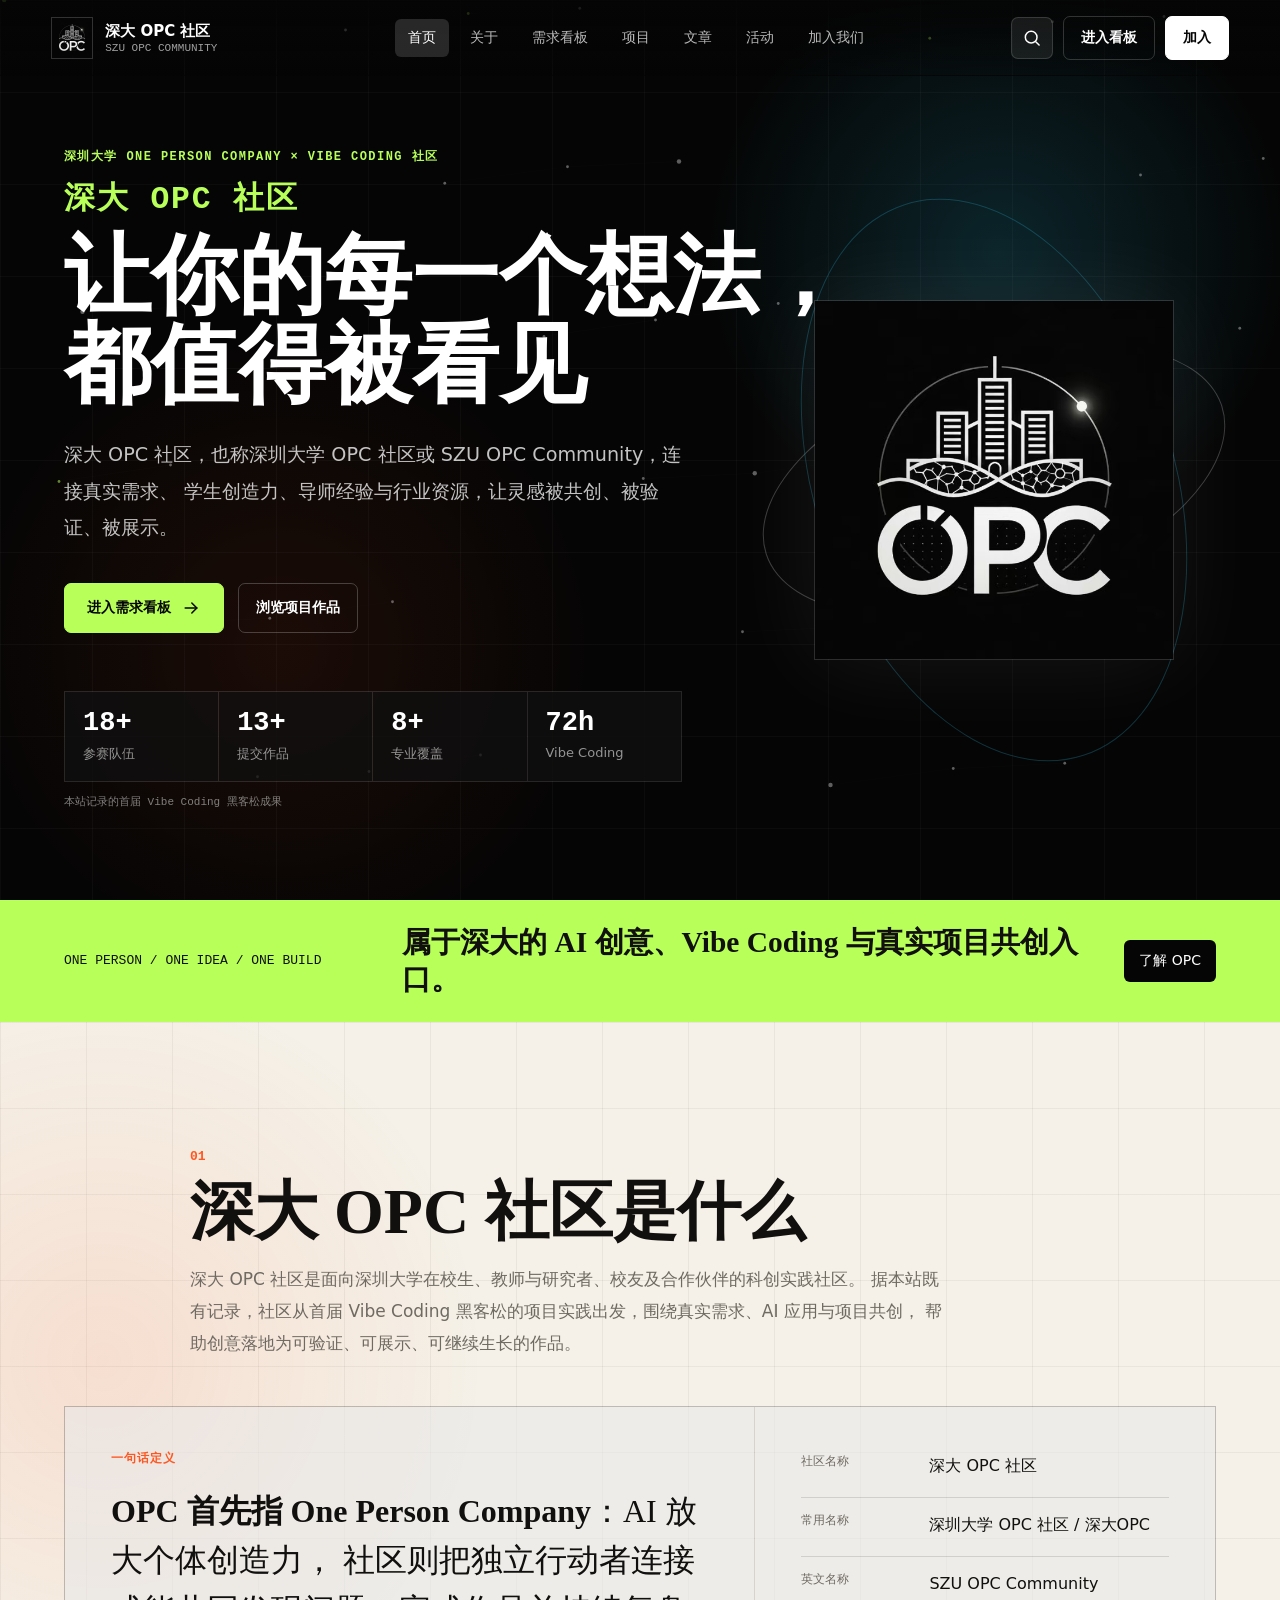
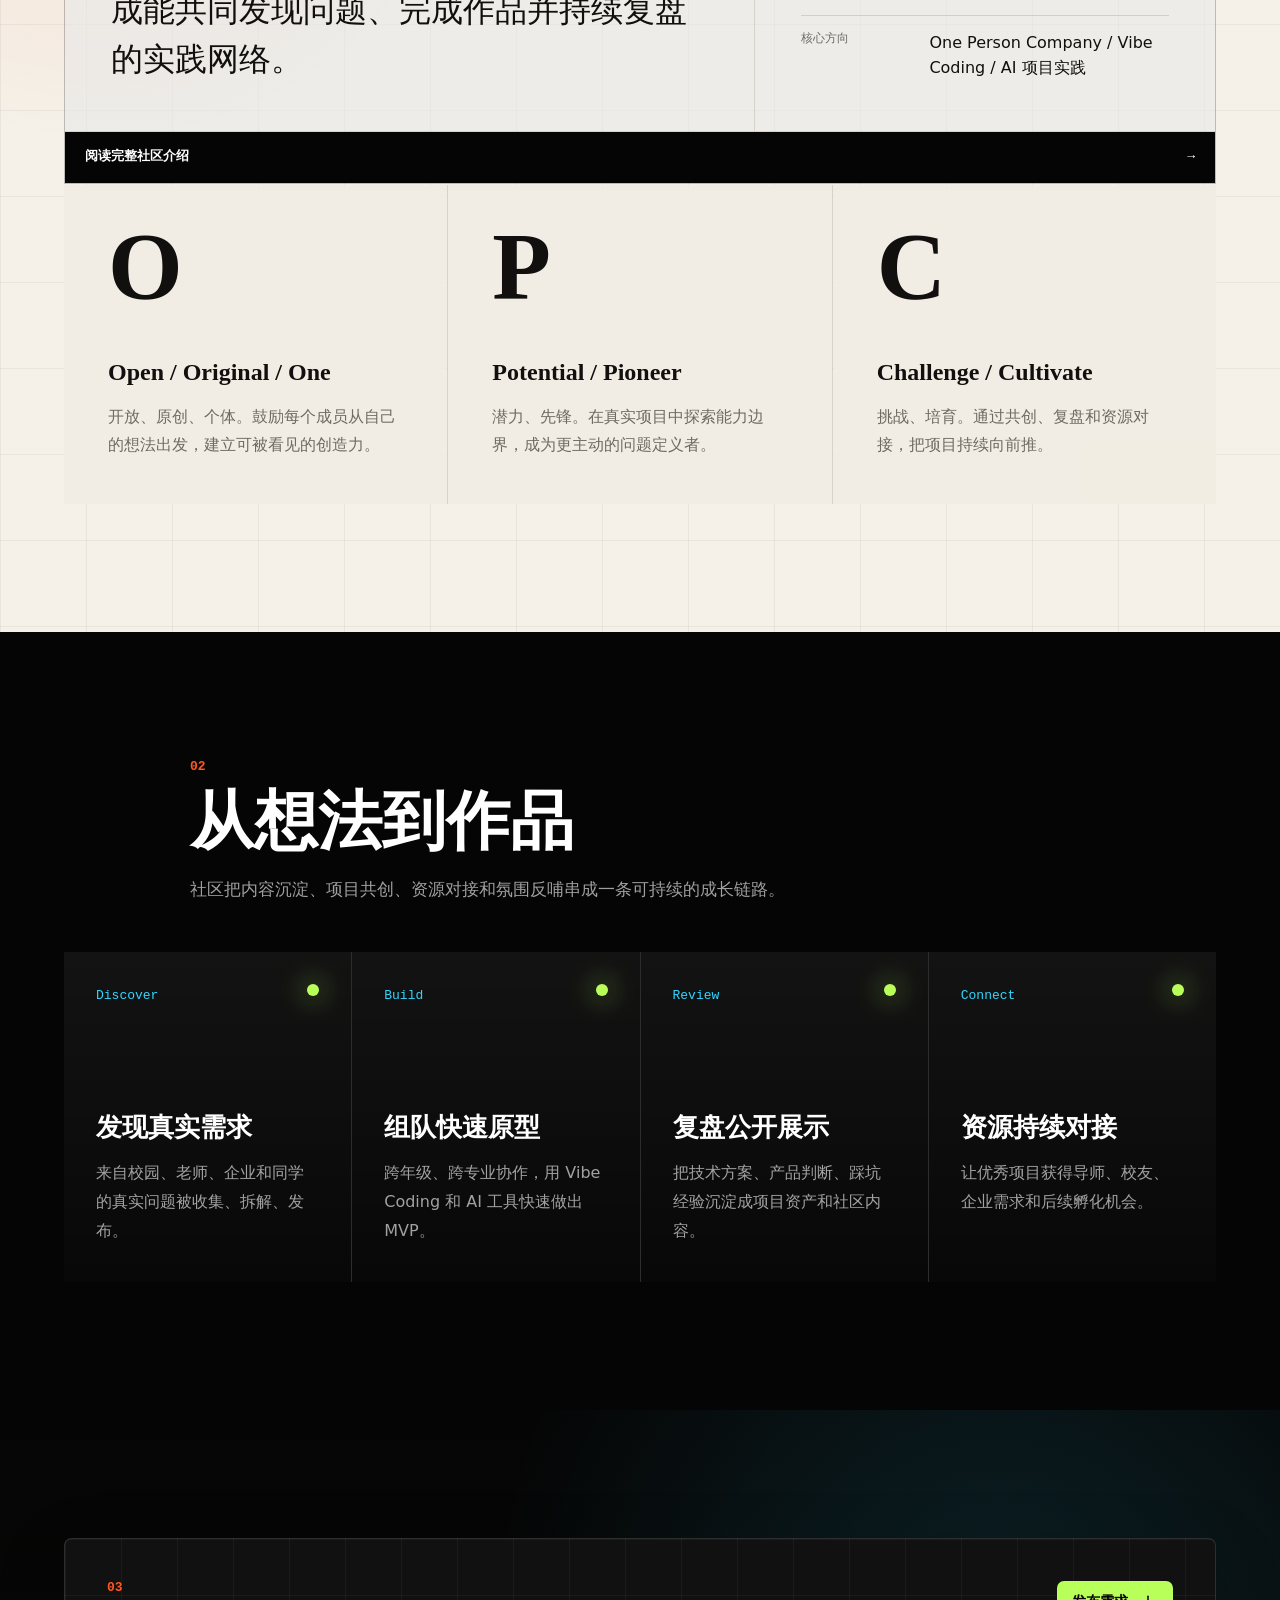
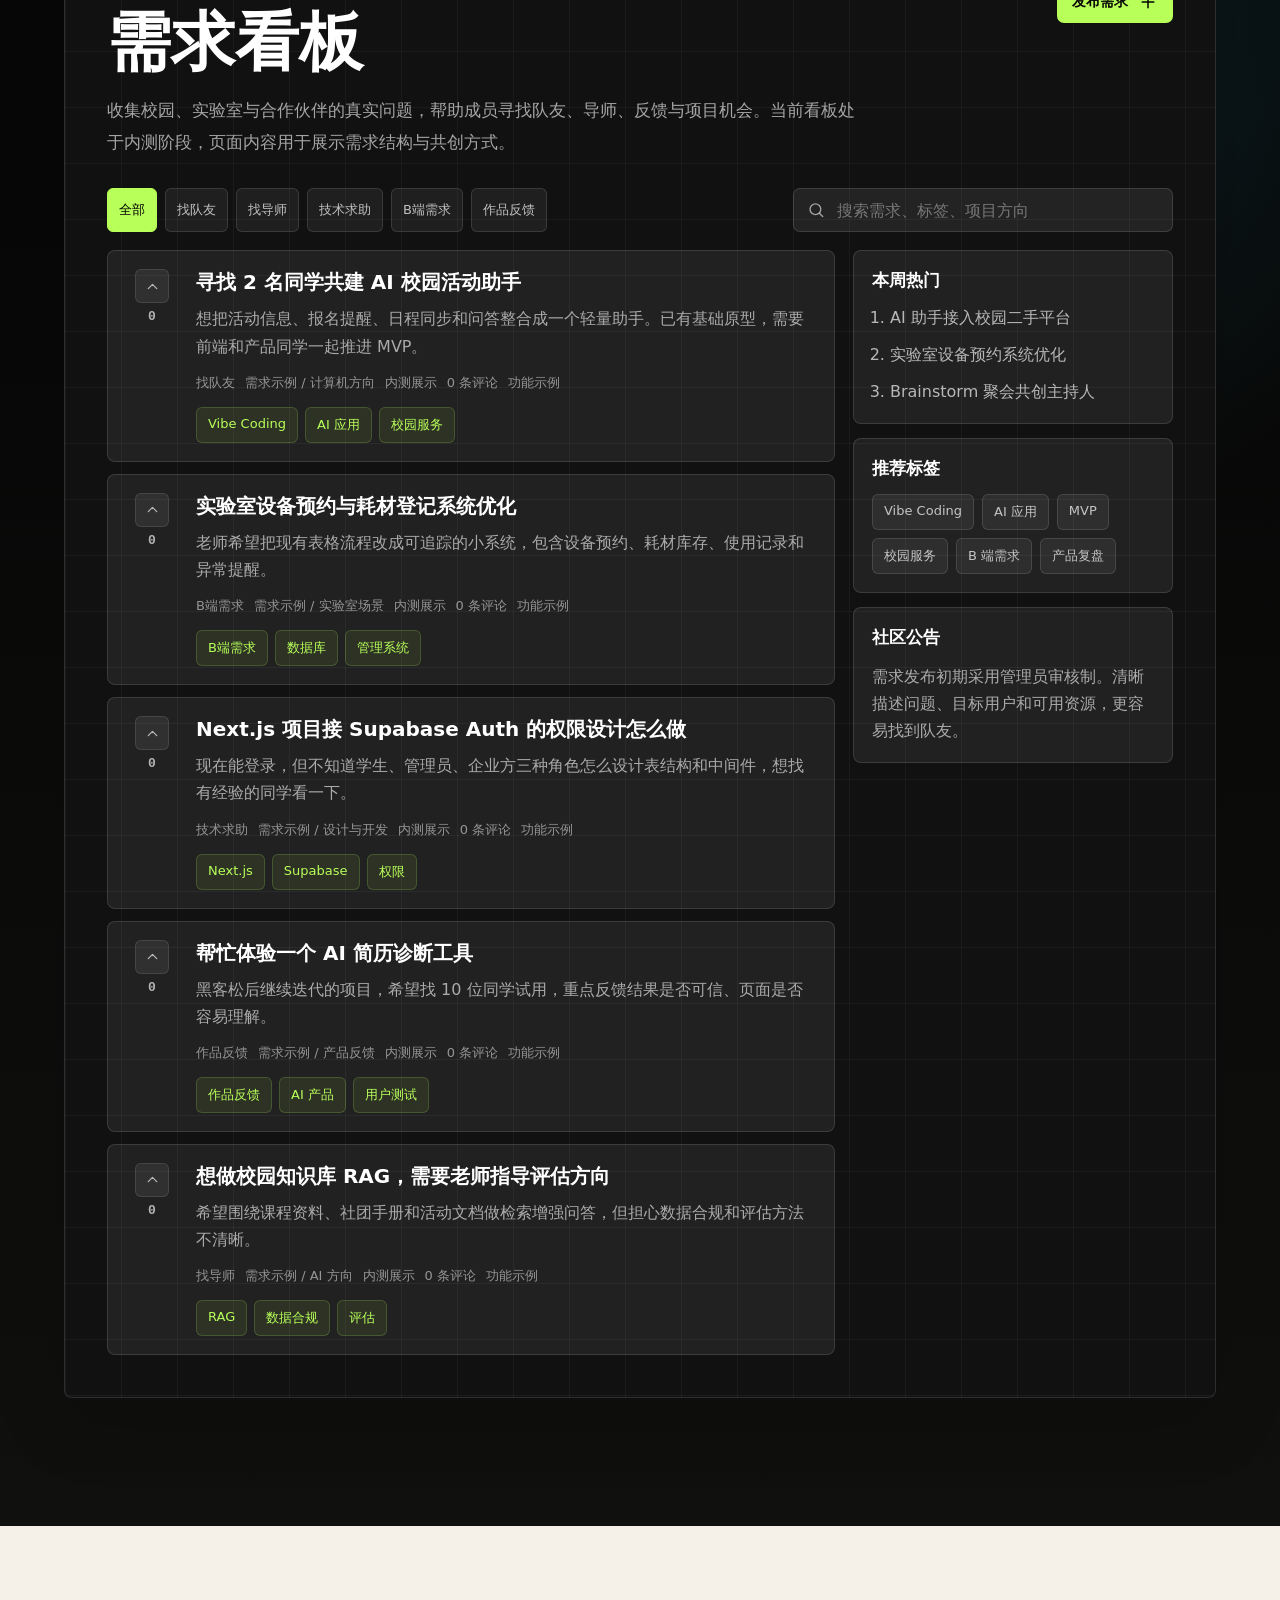
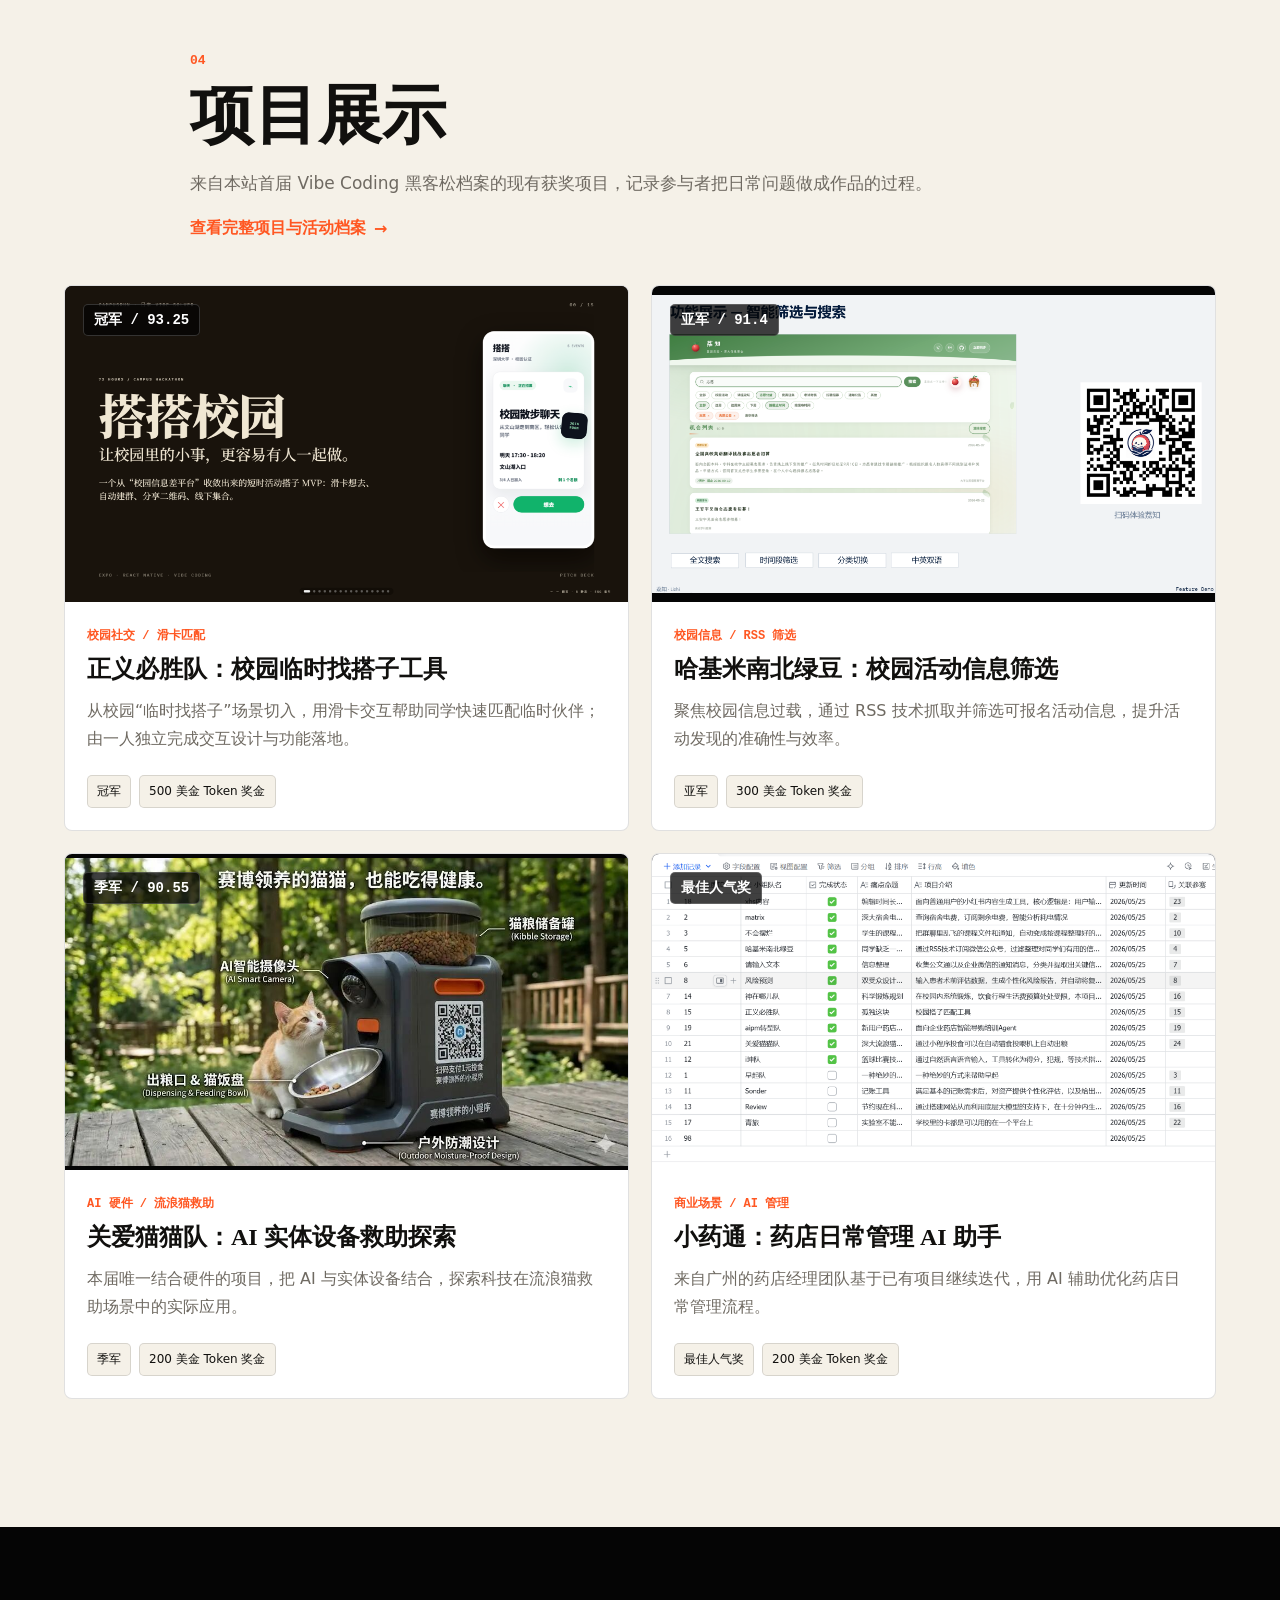
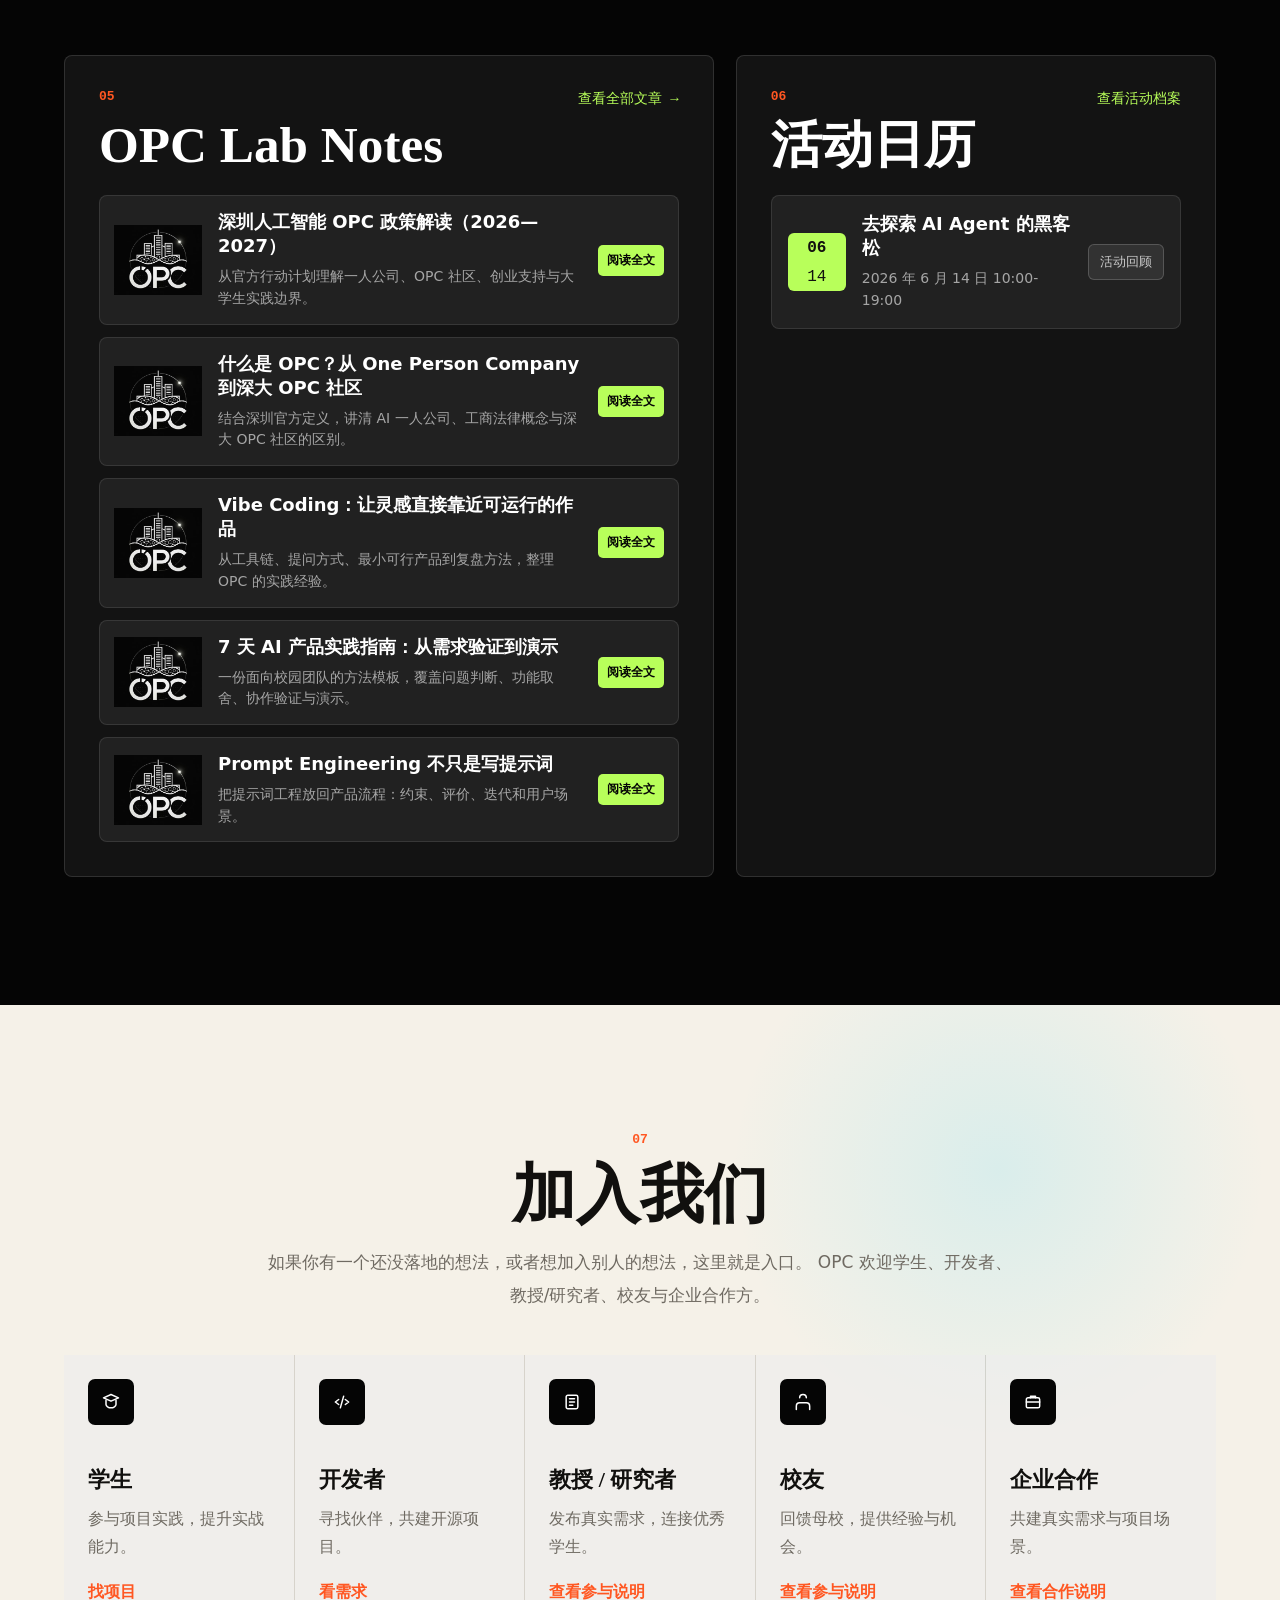
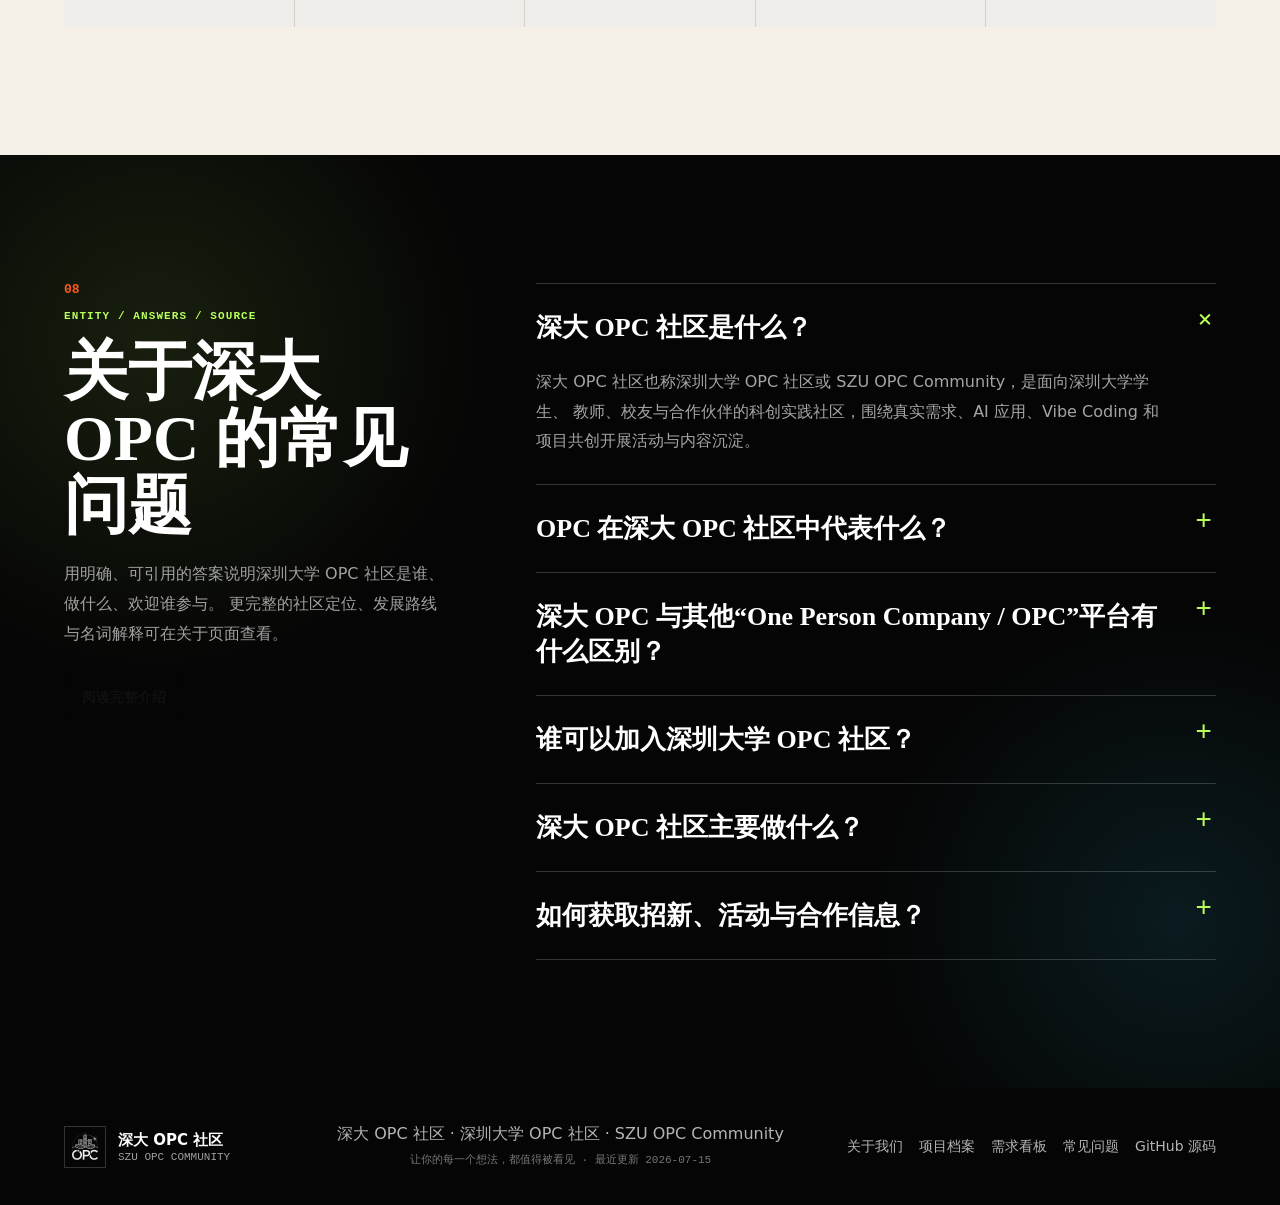
<file: index.html>
<!doctype html>
<html lang="zh-CN">
  <head>
    <meta charset="UTF-8" />
    <meta name="viewport" content="width=device-width, initial-scale=1.0" />
    <meta name="robots" content="index, follow, max-image-preview:large, max-snippet:-1, max-video-preview:-1" />
    <meta name="google-site-verification" content="IiA54OekATkKgBv51bchom_RvADDfkEaCamEX0S7kZo" />
    <meta name="author" content="深大 OPC 社区" />
    <meta name="theme-color" content="#050505" />
    <meta
      name="description"
      content="深大 OPC 社区（深圳大学 OPC 社区 / SZU OPC Community）面向深大学生、教师、校友与合作伙伴，围绕 One Person Company、Vibe Coding、AI 应用、真实需求和项目共创，持续发布活动、项目与实践文章。"
    />
    <title>深大 OPC 社区｜深圳大学 One Person Company 与 Vibe Coding 科创社区</title>
    <link rel="canonical" href="https://szu-opc.pages.dev/" />
    <link rel="alternate" hreflang="zh-CN" href="https://szu-opc.pages.dev/" />
    <link rel="alternate" hreflang="x-default" href="https://szu-opc.pages.dev/" />
    <link rel="icon" href="./LOGO.jpg" type="image/jpeg" />
    <link rel="manifest" href="./manifest.webmanifest" />
    <link rel="alternate" type="application/rss+xml" title="深大 OPC 社区内容更新" href="./feed.xml" />

    <meta property="og:type" content="website" />
    <meta property="og:locale" content="zh_CN" />
    <meta property="og:site_name" content="深大 OPC 社区" />
    <meta property="og:title" content="深大 OPC 社区｜深圳大学 One Person Company 与 Vibe Coding 科创社区" />
    <meta
      property="og:description"
      content="连接深大学生、教师、校友与合作伙伴，把真实需求、AI 创意和 Vibe Coding 实践落地为可验证的作品。"
    />
    <meta property="og:url" content="https://szu-opc.pages.dev/" />
    <meta property="og:image" content="https://szu-opc.pages.dev/LOGO.jpg" />
    <meta property="og:image:width" content="640" />
    <meta property="og:image:height" content="640" />
    <meta property="og:image:alt" content="深大 OPC 社区品牌标识" />

    <meta name="twitter:card" content="summary_large_image" />
    <meta name="twitter:title" content="深大 OPC 社区｜深圳大学 OPC 科创实践社区" />
    <meta
      name="twitter:description"
      content="围绕 One Person Company、Vibe Coding、AI 应用与真实项目共创，让每一个想法都有机会落地。"
    />
    <meta name="twitter:image" content="https://szu-opc.pages.dev/LOGO.jpg" />
    <meta name="twitter:image:alt" content="深大 OPC 社区品牌标识" />

    <script type="application/ld+json">
      {
        "@context": "https://schema.org",
        "@graph": [
          {
            "@type": "Organization",
            "@id": "https://szu-opc.pages.dev/#organization",
            "name": "深大 OPC 社区",
            "alternateName": [
              "深大OPC",
              "深大OPC社区",
              "深圳大学 OPC 社区",
              "深圳大学OPC社区",
              "深圳大学 OPC",
              "深圳大学OPC",
              "SZU OPC Community"
            ],
            "url": "https://szu-opc.pages.dev/",
            "logo": {
              "@type": "ImageObject",
              "url": "https://szu-opc.pages.dev/LOGO.jpg",
              "width": 640,
              "height": 640
            },
            "description": "面向深圳大学学生、教师、校友与合作伙伴的 One Person Company、Vibe Coding 与 AI 项目实践社区。",
            "disambiguatingDescription": "深大 OPC 社区的信息入口；不是深圳大学门户网站，不依据名称主张校方授权、主办、指导或组织隶属。",
            "knowsAbout": [
              "One Person Company",
              "Vibe Coding",
              "人工智能应用",
              "项目共创",
              "校园科创",
              "黑客松"
            ]
          },
          {
            "@type": "WebSite",
            "@id": "https://szu-opc.pages.dev/#website",
            "url": "https://szu-opc.pages.dev/",
            "name": "深大 OPC 社区",
            "alternateName": ["深圳大学 OPC 社区", "深大OPC", "SZU OPC Community"],
            "description": "深大 OPC 社区的项目、活动、实践文章与加入入口。",
            "publisher": { "@id": "https://szu-opc.pages.dev/#organization" },
            "inLanguage": "zh-CN"
          },
          {
            "@type": ["WebPage", "FAQPage"],
            "@id": "https://szu-opc.pages.dev/#webpage",
            "url": "https://szu-opc.pages.dev/",
            "name": "深大 OPC 社区｜深圳大学 One Person Company 与 Vibe Coding 科创社区",
            "isPartOf": { "@id": "https://szu-opc.pages.dev/#website" },
            "about": { "@id": "https://szu-opc.pages.dev/#organization" },
            "description": "深大 OPC 社区官网，介绍社区定位、项目、活动、文章与加入方式。",
            "dateModified": "2026-07-15",
            "inLanguage": "zh-CN",
            "mainEntity": [
              {
                "@type": "Question",
                "name": "深大 OPC 社区是什么？",
                "acceptedAnswer": {
                  "@type": "Answer",
                  "text": "深大 OPC 社区也称深圳大学 OPC 社区或 SZU OPC Community，是面向深圳大学学生、教师、校友与合作伙伴的科创实践社区，围绕真实需求、AI 应用、Vibe Coding 和项目共创开展活动与内容沉淀。"
                }
              },
              {
                "@type": "Question",
                "name": "OPC 在深大 OPC 社区中代表什么？",
                "acceptedAnswer": {
                  "@type": "Answer",
                  "text": "OPC 首先指 One Person Company，强调 AI 时代个体被放大的创造力；同时承载 O（Open、Original、One）、P（Potential、Pioneer）、C（Challenge、Cultivate）的社区价值。"
                }
              },
              {
                "@type": "Question",
                "name": "谁可以加入深圳大学 OPC 社区？",
                "acceptedAnswer": {
                  "@type": "Answer",
                  "text": "社区面向对 Vibe Coding、AI 应用和项目落地感兴趣的深圳大学在校生、教师与研究者、校友，也欢迎带着真实需求与资源的合作伙伴参与共创。"
                }
              },
              {
                "@type": "Question",
                "name": "深大 OPC 社区主要做什么？",
                "acceptedAnswer": {
                  "@type": "Answer",
                  "text": "社区持续沉淀项目与数据，组织项目共创、技术评选、人物访谈、技术沙龙、创意工作坊和复盘分享，并连接导师、校友与行业资源。"
                }
              },
              {
                "@type": "Question",
                "name": "深大 OPC 与其他 One Person Company / OPC 平台有什么区别？",
                "acceptedAnswer": {
                  "@type": "Answer",
                  "text": "深大 OPC 是围绕深圳大学相关参与者与校园真实问题开展项目实践的社区，不是政务服务专区或商业服务平台。我们关注学生创造力、跨专业共创、项目复盘与长期成长。"
                }
              },
              {
                "@type": "Question",
                "name": "如何获取招新、活动与合作信息？",
                "acceptedAnswer": {
                  "@type": "Answer",
                  "text": "官网是深大 OPC 社区的长期信息入口。最新加入方式、活动安排与合作渠道会在加入我们和活动档案中更新；在官方社交账号完成核验并接入前，本站不会展示未经确认的联系方式。"
                }
              }
            ]
          }
        ]
      }
    </script>
    <link rel="stylesheet" href="./styles.css" />
  </head>
  <body>
    <a class="skip-link" href="#main-content">跳到主要内容</a>
    <header class="site-header" data-elevated="false">
      <a class="brand" href="#home" aria-label="返回首页">
        <img src="./LOGO.jpg" alt="深大 OPC 社区 Logo" width="640" height="640" decoding="async" />
        <span>
          <strong>深大 OPC 社区</strong>
          <small>SZU OPC Community</small>
        </span>
      </a>

      <nav class="desktop-nav" aria-label="主导航">
        <a href="#home">首页</a>
        <a href="./about">关于</a>
        <a href="#board">需求看板</a>
        <a href="./projects">项目</a>
        <a href="./articles/">文章</a>
        <a href="./events/szu-vibe-coding-hackathon-2026">活动</a>
        <a href="#join">加入我们</a>
      </nav>

      <div class="header-actions">
        <button class="icon-button" type="button" aria-label="搜索" data-open-search>
          <svg viewBox="0 0 24 24" aria-hidden="true">
            <circle cx="11" cy="11" r="7"></circle>
            <path d="m16.5 16.5 4 4"></path>
          </svg>
        </button>
        <a class="ghost-button" href="#board">进入看板</a>
        <a class="solid-button" href="#join">加入</a>
        <button class="menu-button" type="button" aria-label="打开菜单" data-menu-button>
          <span></span>
          <span></span>
        </button>
      </div>
    </header>

    <aside class="mobile-panel" aria-hidden="true" data-mobile-panel>
      <a href="#home">首页</a>
      <a href="./about">关于 OPC</a>
      <a href="#board">需求看板</a>
      <a href="./projects">项目展示</a>
      <a href="./articles/">社区文章</a>
      <a href="./events/szu-vibe-coding-hackathon-2026">活动档案</a>
      <a href="#join">加入我们</a>
    </aside>

    <main id="main-content">
      <section class="hero section-dark" id="home">
        <canvas class="network-canvas" aria-hidden="true"></canvas>
        <div class="hero-grid">
          <div class="hero-copy reveal">
            <p class="hero-eyebrow">深圳大学 One Person Company × Vibe Coding 社区</p>
            <h1>
              <span class="hero-brand-line">深大 OPC 社区</span>
              <span>让你的每一个想法，</span>
              <span>都值得被看见</span>
            </h1>
            <p>
              深大 OPC 社区，也称深圳大学 OPC 社区或 SZU OPC Community，连接真实需求、
              学生创造力、导师经验与行业资源，让灵感被共创、被验证、被展示。
            </p>
            <div class="hero-actions">
              <a class="primary-cta" href="#board">
                进入需求看板
                <svg viewBox="0 0 24 24" aria-hidden="true">
                  <path d="M5 12h14"></path>
                  <path d="m13 6 6 6-6 6"></path>
                </svg>
              </a>
              <a class="secondary-cta" href="#projects">浏览项目作品</a>
            </div>
            <dl class="hero-stats">
              <div>
                <dt>18+</dt>
                <dd>参赛队伍</dd>
              </div>
              <div>
                <dt>13+</dt>
                <dd>提交作品</dd>
              </div>
              <div>
                <dt>8+</dt>
                <dd>专业覆盖</dd>
              </div>
              <div>
                <dt>72h</dt>
                <dd>Vibe Coding</dd>
              </div>
            </dl>
            <p class="stats-source">本站记录的首届 Vibe Coding 黑客松成果</p>
          </div>

          <div class="hero-mark reveal">
            <img
              src="./LOGO.jpg"
              alt="深大 OPC 社区品牌标识"
              width="640"
              height="640"
              decoding="async"
              fetchpriority="high"
            />
            <div class="orbit orbit-one"></div>
            <div class="orbit orbit-two"></div>
          </div>
        </div>
      </section>

      <section class="intro-strip">
        <p>ONE PERSON / ONE IDEA / ONE BUILD</p>
        <strong>属于深大的 AI 创意、Vibe Coding 与真实项目共创入口。</strong>
        <a href="./about">了解 OPC</a>
      </section>

      <section class="section paper-section" id="about">
        <div class="section-heading reveal">
          <span class="section-number">01</span>
          <h2>深大 OPC 社区是什么</h2>
          <p>
            深大 OPC 社区是面向深圳大学在校生、教师与研究者、校友及合作伙伴的科创实践社区。
            据本站既有记录，社区从首届 Vibe Coding 黑客松的项目实践出发，围绕真实需求、AI 应用与项目共创，
            帮助创意落地为可验证、可展示、可继续生长的作品。
          </p>
        </div>
        <div class="entity-profile reveal" aria-label="深大 OPC 社区实体信息">
          <div class="entity-answer">
            <span>一句话定义</span>
            <p>
              <strong>OPC 首先指 One Person Company</strong>：AI 放大个体创造力，
              社区则把独立行动者连接成能共同发现问题、完成作品并持续复盘的实践网络。
            </p>
          </div>
          <dl>
            <div>
              <dt>社区名称</dt>
              <dd>深大 OPC 社区</dd>
            </div>
            <div>
              <dt>常用名称</dt>
              <dd>深圳大学 OPC 社区 / 深大OPC</dd>
            </div>
            <div>
              <dt>英文名称</dt>
              <dd>SZU OPC Community</dd>
            </div>
            <div>
              <dt>核心方向</dt>
              <dd>One Person Company / Vibe Coding / AI 项目实践</dd>
            </div>
          </dl>
          <a href="./about">阅读完整社区介绍 <span aria-hidden="true">→</span></a>
        </div>
        <div class="meaning-grid reveal">
          <article>
            <span>O</span>
            <h3>Open / Original / One</h3>
            <p>开放、原创、个体。鼓励每个成员从自己的想法出发，建立可被看见的创造力。</p>
          </article>
          <article>
            <span>P</span>
            <h3>Potential / Pioneer</h3>
            <p>潜力、先锋。在真实项目中探索能力边界，成为更主动的问题定义者。</p>
          </article>
          <article>
            <span>C</span>
            <h3>Challenge / Cultivate</h3>
            <p>挑战、培育。通过共创、复盘和资源对接，把项目持续向前推。</p>
          </article>
        </div>
      </section>

      <section class="section flow-section">
        <div class="section-heading reveal">
          <span class="section-number">02</span>
          <h2>从想法到作品</h2>
          <p>社区把内容沉淀、项目共创、资源对接和氛围反哺串成一条可持续的成长链路。</p>
        </div>
        <div class="flow-line reveal">
          <article>
            <small>Discover</small>
            <h3>发现真实需求</h3>
            <p>来自校园、老师、企业和同学的真实问题被收集、拆解、发布。</p>
          </article>
          <article>
            <small>Build</small>
            <h3>组队快速原型</h3>
            <p>跨年级、跨专业协作，用 Vibe Coding 和 AI 工具快速做出 MVP。</p>
          </article>
          <article>
            <small>Review</small>
            <h3>复盘公开展示</h3>
            <p>把技术方案、产品判断、踩坑经验沉淀成项目资产和社区内容。</p>
          </article>
          <article>
            <small>Connect</small>
            <h3>资源持续对接</h3>
            <p>让优秀项目获得导师、校友、企业需求和后续孵化机会。</p>
          </article>
        </div>
      </section>

      <section class="section board-section" id="board">
        <div class="board-shell reveal">
          <div class="board-top">
            <div>
              <span class="section-number">03</span>
              <h2>需求看板</h2>
              <p>收集校园、实验室与合作伙伴的真实问题，帮助成员寻找队友、导师、反馈与项目机会。当前看板处于内测阶段，页面内容用于展示需求结构与共创方式。</p>
            </div>
            <button class="primary-cta compact" type="button" data-open-composer>
              发布需求
              <svg viewBox="0 0 24 24" aria-hidden="true">
                <path d="M12 5v14"></path>
                <path d="M5 12h14"></path>
              </svg>
            </button>
          </div>

          <div class="board-controls">
            <div class="filter-tabs" data-filter-tabs>
              <button class="active" type="button" data-filter="全部">全部</button>
              <button type="button" data-filter="找队友">找队友</button>
              <button type="button" data-filter="找导师">找导师</button>
              <button type="button" data-filter="技术求助">技术求助</button>
              <button type="button" data-filter="B端需求">B端需求</button>
              <button type="button" data-filter="作品反馈">作品反馈</button>
            </div>
            <label class="search-box">
              <svg viewBox="0 0 24 24" aria-hidden="true">
                <circle cx="11" cy="11" r="7"></circle>
                <path d="m16.5 16.5 4 4"></path>
              </svg>
              <input data-board-search type="search" placeholder="搜索需求、标签、项目方向" />
            </label>
          </div>

          <div class="board-layout">
            <div class="demand-feed" data-demand-feed>
              <noscript>
                <article class="demand-card">
                  <div class="vote-box" aria-hidden="true"></div>
                  <div>
                    <h3>需求看板交互需要启用 JavaScript</h3>
                    <p>社区介绍、项目档案与实践文章均可直接浏览；启用 JavaScript 后可使用看板筛选与搜索。</p>
                  </div>
                </article>
              </noscript>
            </div>
            <aside class="board-sidebar">
              <section>
                <h3>本周热门</h3>
                <ol>
                  <li>AI 助手接入校园二手平台</li>
                  <li>实验室设备预约系统优化</li>
                  <li>Brainstorm 聚会共创主持人</li>
                </ol>
              </section>
              <section>
                <h3>推荐标签</h3>
                <div class="tag-cloud">
                  <span>Vibe Coding</span>
                  <span>AI 应用</span>
                  <span>MVP</span>
                  <span>校园服务</span>
                  <span>B 端需求</span>
                  <span>产品复盘</span>
                </div>
              </section>
              <section class="notice">
                <h3>社区公告</h3>
                <p>需求发布初期采用管理员审核制。清晰描述问题、目标用户和可用资源，更容易找到队友。</p>
              </section>
            </aside>
          </div>
        </div>
      </section>

      <section class="section project-section" id="projects">
        <div class="section-heading reveal">
          <span class="section-number">04</span>
          <h2>项目展示</h2>
          <p>来自本站首届 Vibe Coding 黑客松档案的现有获奖项目，记录参与者把日常问题做成作品的过程。</p>
          <a class="section-text-link" href="./projects">查看完整项目与活动档案 <span aria-hidden="true">→</span></a>
        </div>
        <div class="project-rail reveal">
          <article class="project-card">
            <div class="project-visual photo-visual">
              <img
                src="./assets/project-justice.png"
                alt="正义必胜队校园临时找搭子工具项目展示图"
                width="1080"
                height="608"
                loading="lazy"
                decoding="async"
              />
              <span>冠军 / 93.25</span>
            </div>
            <div>
              <small>校园社交 / 滑卡匹配</small>
              <h3>正义必胜队：校园临时找搭子工具</h3>
              <p>从校园“临时找搭子”场景切入，用滑卡交互帮助同学快速匹配临时伙伴；由一人独立完成交互设计与功能落地。</p>
              <footer>
                <span>冠军</span>
                <span>500 美金 Token 奖金</span>
              </footer>
            </div>
          </article>
          <article class="project-card">
            <div class="project-visual photo-visual">
              <img
                src="./assets/project-rss.png"
                alt="哈基米南北绿豆校园活动信息筛选项目展示图"
                width="1080"
                height="571"
                loading="lazy"
                decoding="async"
              />
              <span>亚军 / 91.4</span>
            </div>
            <div>
              <small>校园信息 / RSS 筛选</small>
              <h3>哈基米南北绿豆：校园活动信息筛选</h3>
              <p>聚焦校园信息过载，通过 RSS 技术抓取并筛选可报名活动信息，提升活动发现的准确性与效率。</p>
              <footer>
                <span>亚军</span>
                <span>300 美金 Token 奖金</span>
              </footer>
            </div>
          </article>
          <article class="project-card">
            <div class="project-visual photo-visual">
              <img
                src="./assets/project-cats.jpg"
                alt="关爱猫猫队 AI 实体设备救助探索项目展示图"
                width="1024"
                height="559"
                loading="lazy"
                decoding="async"
              />
              <span>季军 / 90.55</span>
            </div>
            <div>
              <small>AI 硬件 / 流浪猫救助</small>
              <h3>关爱猫猫队：AI 实体设备救助探索</h3>
              <p>本届唯一结合硬件的项目，把 AI 与实体设备结合，探索科技在流浪猫救助场景中的实际应用。</p>
              <footer>
                <span>季军</span>
                <span>200 美金 Token 奖金</span>
              </footer>
            </div>
          </article>
          <article class="project-card">
            <div class="project-visual photo-visual">
              <img
                src="./assets/project-hackathon-overview.png"
                alt="深大 OPC 首届 Vibe Coding 黑客松项目清单截图"
                width="1080"
                height="611"
                loading="lazy"
                decoding="async"
              />
              <span>最佳人气奖</span>
            </div>
            <div>
              <small>商业场景 / AI 管理</small>
              <h3>小药通：药店日常管理 AI 助手</h3>
              <p>来自广州的药店经理团队基于已有项目继续迭代，用 AI 辅助优化药店日常管理流程。</p>
              <footer>
                <span>最佳人气奖</span>
                <span>200 美金 Token 奖金</span>
              </footer>
            </div>
          </article>
        </div>
      </section>

      <section class="section content-events">
        <div class="posts-panel reveal" id="posts">
          <div class="panel-heading">
            <div>
              <span class="section-number">05</span>
              <h2>OPC Lab Notes</h2>
            </div>
            <a class="panel-label" href="./articles/">查看全部文章 →</a>
          </div>
          <div class="post-list">
            <article>
              <a class="post-card" href="./articles/shenzhen-opc-policy-2026">
                <img src="./LOGO.jpg" alt="深圳人工智能 OPC 政策解读封面" width="640" height="640" loading="lazy" decoding="async" />
                <div>
                  <h3>深圳人工智能 OPC 政策解读（2026—2027）</h3>
                  <p>从官方行动计划理解一人公司、OPC 社区、创业支持与大学生实践边界。</p>
                </div>
                <span class="post-detail-link">阅读全文</span>
              </a>
            </article>
            <article>
              <a class="post-card" href="./articles/what-is-opc">
                <img src="./LOGO.jpg" alt="什么是 OPC 概念指南封面" width="640" height="640" loading="lazy" decoding="async" />
                <div>
                  <h3>什么是 OPC？从 One Person Company 到深大 OPC 社区</h3>
                  <p>结合深圳官方定义，讲清 AI 一人公司、工商法律概念与深大 OPC 社区的区别。</p>
                </div>
                <span class="post-detail-link">阅读全文</span>
              </a>
            </article>
            <article>
              <a class="post-card" href="./articles/vibe-coding">
                <img src="./LOGO.jpg" alt="深大 OPC 社区文章封面" width="640" height="640" loading="lazy" decoding="async" />
                <div>
                  <h3>Vibe Coding：让灵感直接靠近可运行的作品</h3>
                  <p>从工具链、提问方式、最小可行产品到复盘方法，整理 OPC 的实践经验。</p>
                </div>
                <span class="post-detail-link">阅读全文</span>
              </a>
            </article>
            <article>
              <a class="post-card" href="./articles/ai-product-7-days">
                <img src="./LOGO.jpg" alt="深大 OPC 社区文章封面" width="640" height="640" loading="lazy" decoding="async" />
                <div>
                  <h3>7 天 AI 产品实践指南：从需求验证到演示</h3>
                  <p>一份面向校园团队的方法模板，覆盖问题判断、功能取舍、协作验证与演示。</p>
                </div>
                <span class="post-detail-link">阅读全文</span>
              </a>
            </article>
            <article>
              <a class="post-card" href="./articles/prompt-engineering">
                <img src="./LOGO.jpg" alt="深大 OPC 社区文章封面" width="640" height="640" loading="lazy" decoding="async" />
                <div>
                  <h3>Prompt Engineering 不只是写提示词</h3>
                  <p>把提示词工程放回产品流程：约束、评价、迭代和用户场景。</p>
                </div>
                <span class="post-detail-link">阅读全文</span>
              </a>
            </article>
          </div>
        </div>

        <div class="events-panel reveal" id="events">
          <div class="panel-heading">
            <div>
              <span class="section-number">06</span>
              <h2>活动日历</h2>
            </div>
            <a href="./events/szu-vibe-coding-hackathon-2026">查看活动档案</a>
          </div>
          <div class="event-list">
            <article>
              <time datetime="2026-06-14"><strong>06</strong><span>14</span></time>
              <div>
                <h3>去探索 AI Agent 的黑客松</h3>
                <p>2026 年 6 月 14 日 10:00-19:00</p>
              </div>
              <a class="status archived" href="./events/szu-vibe-coding-hackathon-2026">活动回顾</a>
            </article>
          </div>
        </div>
      </section>

      <section class="section join-section" id="join">
        <div class="join-copy reveal">
          <span class="section-number">07</span>
          <h2>加入我们</h2>
          <p>
            如果你有一个还没落地的想法，或者想加入别人的想法，这里就是入口。
            OPC 欢迎学生、开发者、教授/研究者、校友与企业合作方。
          </p>
        </div>
        <div class="join-grid reveal">
          <article>
            <div class="join-icon">
              <svg viewBox="0 0 24 24" aria-hidden="true">
                <path d="M3 7 12 3l9 4-9 4-9-4Z"></path>
                <path d="M6 10v5c0 2 3 4 6 4s6-2 6-4v-5"></path>
              </svg>
            </div>
            <h3>学生</h3>
            <p>参与项目实践，提升实战能力。</p>
            <a href="#board">找项目</a>
          </article>
          <article>
            <div class="join-icon">
              <svg viewBox="0 0 24 24" aria-hidden="true">
                <path d="m8 9-4 3 4 3"></path>
                <path d="m16 9 4 3-4 3"></path>
                <path d="m14 5-4 14"></path>
              </svg>
            </div>
            <h3>开发者</h3>
            <p>寻找伙伴，共建开源项目。</p>
            <a href="#board">看需求</a>
          </article>
          <article>
            <div class="join-icon">
              <svg viewBox="0 0 24 24" aria-hidden="true">
                <rect x="5" y="4" width="14" height="16" rx="2"></rect>
                <path d="M9 8h6"></path>
                <path d="M9 12h6"></path>
                <path d="M9 16h4"></path>
              </svg>
            </div>
            <h3>教授 / 研究者</h3>
            <p>发布真实需求，连接优秀学生。</p>
            <a href="#faq">查看参与说明</a>
          </article>
          <article>
            <div class="join-icon">
              <svg viewBox="0 0 24 24" aria-hidden="true">
                <path d="M8 7a4 4 0 1 1 8 0"></path>
                <path d="M4 21v-4a4 4 0 0 1 4-4h8a4 4 0 0 1 4 4v4"></path>
              </svg>
            </div>
            <h3>校友</h3>
            <p>回馈母校，提供经验与机会。</p>
            <a href="#faq">查看参与说明</a>
          </article>
          <article>
            <div class="join-icon">
              <svg viewBox="0 0 24 24" aria-hidden="true">
                <rect x="4" y="7" width="16" height="12" rx="2"></rect>
                <path d="M9 7V5h6v2"></path>
                <path d="M4 12h16"></path>
              </svg>
            </div>
            <h3>企业合作</h3>
            <p>共建真实需求与项目场景。</p>
            <a href="#faq">查看合作说明</a>
          </article>
        </div>
      </section>

      <section class="section faq-section" id="faq" aria-labelledby="faq-title">
        <div class="faq-intro reveal">
          <span class="section-number">08</span>
          <p class="faq-kicker">ENTITY / ANSWERS / SOURCE</p>
          <h2 id="faq-title">关于深大 OPC 的常见问题</h2>
          <p>
            用明确、可引用的答案说明深圳大学 OPC 社区是谁、做什么、欢迎谁参与。
            更完整的社区定位、发展路线与名词解释可在关于页面查看。
          </p>
          <a class="secondary-cta dark" href="./about">阅读完整介绍</a>
        </div>
        <div class="faq-list reveal">
          <details open>
            <summary>深大 OPC 社区是什么？</summary>
            <p>
              深大 OPC 社区也称深圳大学 OPC 社区或 SZU OPC Community，是面向深圳大学学生、
              教师、校友与合作伙伴的科创实践社区，围绕真实需求、AI 应用、Vibe Coding 和项目共创开展活动与内容沉淀。
            </p>
          </details>
          <details>
            <summary>OPC 在深大 OPC 社区中代表什么？</summary>
            <p>
              OPC 首先指 One Person Company，强调 AI 时代个体被放大的创造力；同时承载
              O（Open、Original、One）、P（Potential、Pioneer）、C（Challenge、Cultivate）的社区价值。
              <a href="./articles/what-is-opc">阅读 One Person Company 与常见 OPC 语境的完整解释。</a>
            </p>
          </details>
          <details>
            <summary>深大 OPC 与其他“One Person Company / OPC”平台有什么区别？</summary>
            <p>
              深大 OPC 是围绕深圳大学相关参与者与校园真实问题开展项目实践的社区，不是政务服务专区或商业服务平台。
              我们关注学生创造力、跨专业共创、项目复盘与长期成长。
            </p>
          </details>
          <details>
            <summary>谁可以加入深圳大学 OPC 社区？</summary>
            <p>
              社区面向对 Vibe Coding、AI 应用和项目落地感兴趣的深圳大学在校生、教师与研究者、校友，
              也欢迎带着真实需求与资源的合作伙伴参与共创。
            </p>
          </details>
          <details>
            <summary>深大 OPC 社区主要做什么？</summary>
            <p>
              社区持续沉淀项目与数据，组织项目共创、技术评选、人物访谈、技术沙龙、创意工作坊和复盘分享，
              并连接导师、校友与行业资源，让创意逐步成为真实作品。
            </p>
          </details>
          <details>
            <summary>如何获取招新、活动与合作信息？</summary>
            <p>
              官网是深大 OPC 社区的长期信息入口。最新加入方式、活动安排与合作渠道会在“加入我们”和活动档案中更新；
              在官方社交账号完成核验并接入前，本站不会展示未经确认的联系方式。
            </p>
          </details>
        </div>
      </section>
    </main>

    <footer class="site-footer">
      <div class="brand footer-brand">
        <img src="./LOGO.jpg" alt="深大 OPC 社区 Logo" width="640" height="640" loading="lazy" decoding="async" />
        <span>
          <strong>深大 OPC 社区</strong>
          <small>SZU OPC Community</small>
        </span>
      </div>
      <p>
        深大 OPC 社区 · 深圳大学 OPC 社区 · SZU OPC Community<br />
        <small>让你的每一个想法，都值得被看见 · 最近更新 <time datetime="2026-07-15">2026-07-15</time></small>
      </p>
      <div class="footer-links">
        <a href="./about">关于我们</a>
        <a href="./projects">项目档案</a>
        <a href="#board">需求看板</a>
        <a href="#faq">常见问题</a>
        <a href="https://github.com/Magnum854/-OPC-" rel="external">GitHub 源码</a>
      </div>
    </footer>

    <dialog class="composer-modal" data-composer>
      <form method="dialog" class="composer-card" data-composer-form>
        <button class="modal-close" type="button" data-close-composer aria-label="关闭">
          <svg viewBox="0 0 24 24" aria-hidden="true">
            <path d="M6 6l12 12"></path>
            <path d="M18 6 6 18"></path>
          </svg>
        </button>
        <h2>发布一个真实需求</h2>
        <p>需求发布功能正在内测。你可以先整理目标用户、问题场景、期望成果和已有资源；正式提交渠道将在官网更新。</p>
        <label>
          需求标题
          <input type="text" placeholder="例如：寻找同学共建 AI 校园活动助手" />
        </label>
        <label>
          类型
          <select>
            <option>找队友</option>
            <option>找导师</option>
            <option>技术求助</option>
            <option>B端需求</option>
            <option>作品反馈</option>
          </select>
        </label>
        <label>
          需求描述
          <textarea rows="5" placeholder="描述问题、目标用户、期望成果、当前进展"></textarea>
        </label>
        <div class="modal-actions">
          <button class="secondary-cta dark" type="button" data-close-composer>取消</button>
          <button class="primary-cta compact" type="submit">查看提交状态</button>
        </div>
        <p class="form-status" data-composer-status hidden></p>
      </form>
    </dialog>

    <dialog class="search-modal" data-search-modal>
      <form method="dialog" class="search-card" role="search" data-global-search-form>
        <button class="modal-close" type="button" data-close-search aria-label="关闭搜索">
          <svg viewBox="0 0 24 24" aria-hidden="true">
            <path d="M6 6l12 12"></path>
            <path d="M18 6 6 18"></path>
          </svg>
        </button>
        <h2>搜索 OPC</h2>
        <label class="sr-only" for="global-search">搜索需求、项目、活动或文章</label>
        <input id="global-search" name="q" type="search" placeholder="搜索需求、项目、活动或文章" data-global-search />
        <div class="quick-links">
          <a href="#board">需求看板</a>
          <a href="./projects">项目展示</a>
          <a href="./articles/">OPC Lab Notes</a>
          <button class="primary-cta compact" type="submit">搜索看板</button>
        </div>
      </form>
    </dialog>

    <script src="./script.js"></script>
    <!-- Cloudflare Web Analytics -->
    <script
      type="module"
      src="https://static.cloudflareinsights.com/beacon.min.js"
      data-cf-beacon='{"token":"05f66a3d12f74f93a8ef1a1a5f1fec0f"}'
    ></script>
    <!-- End Cloudflare Web Analytics -->
  </body>
</html>
</file>
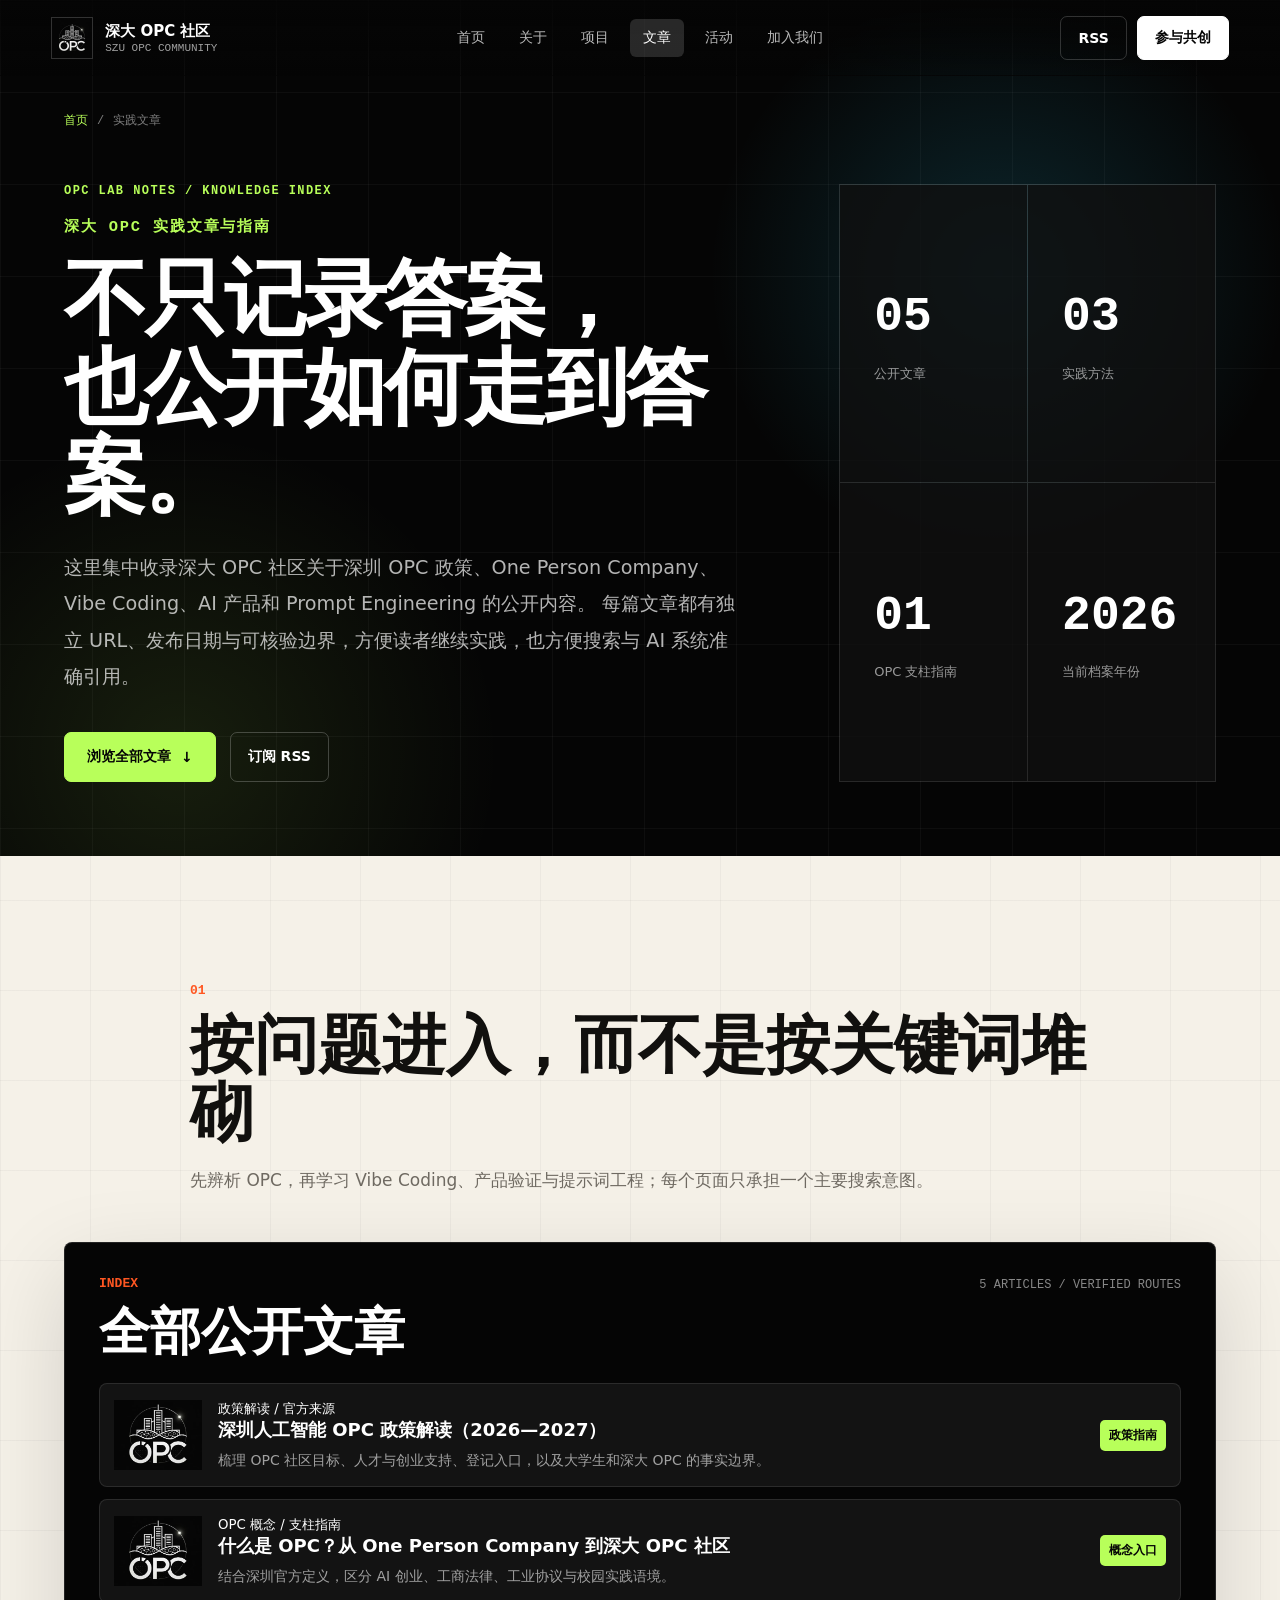
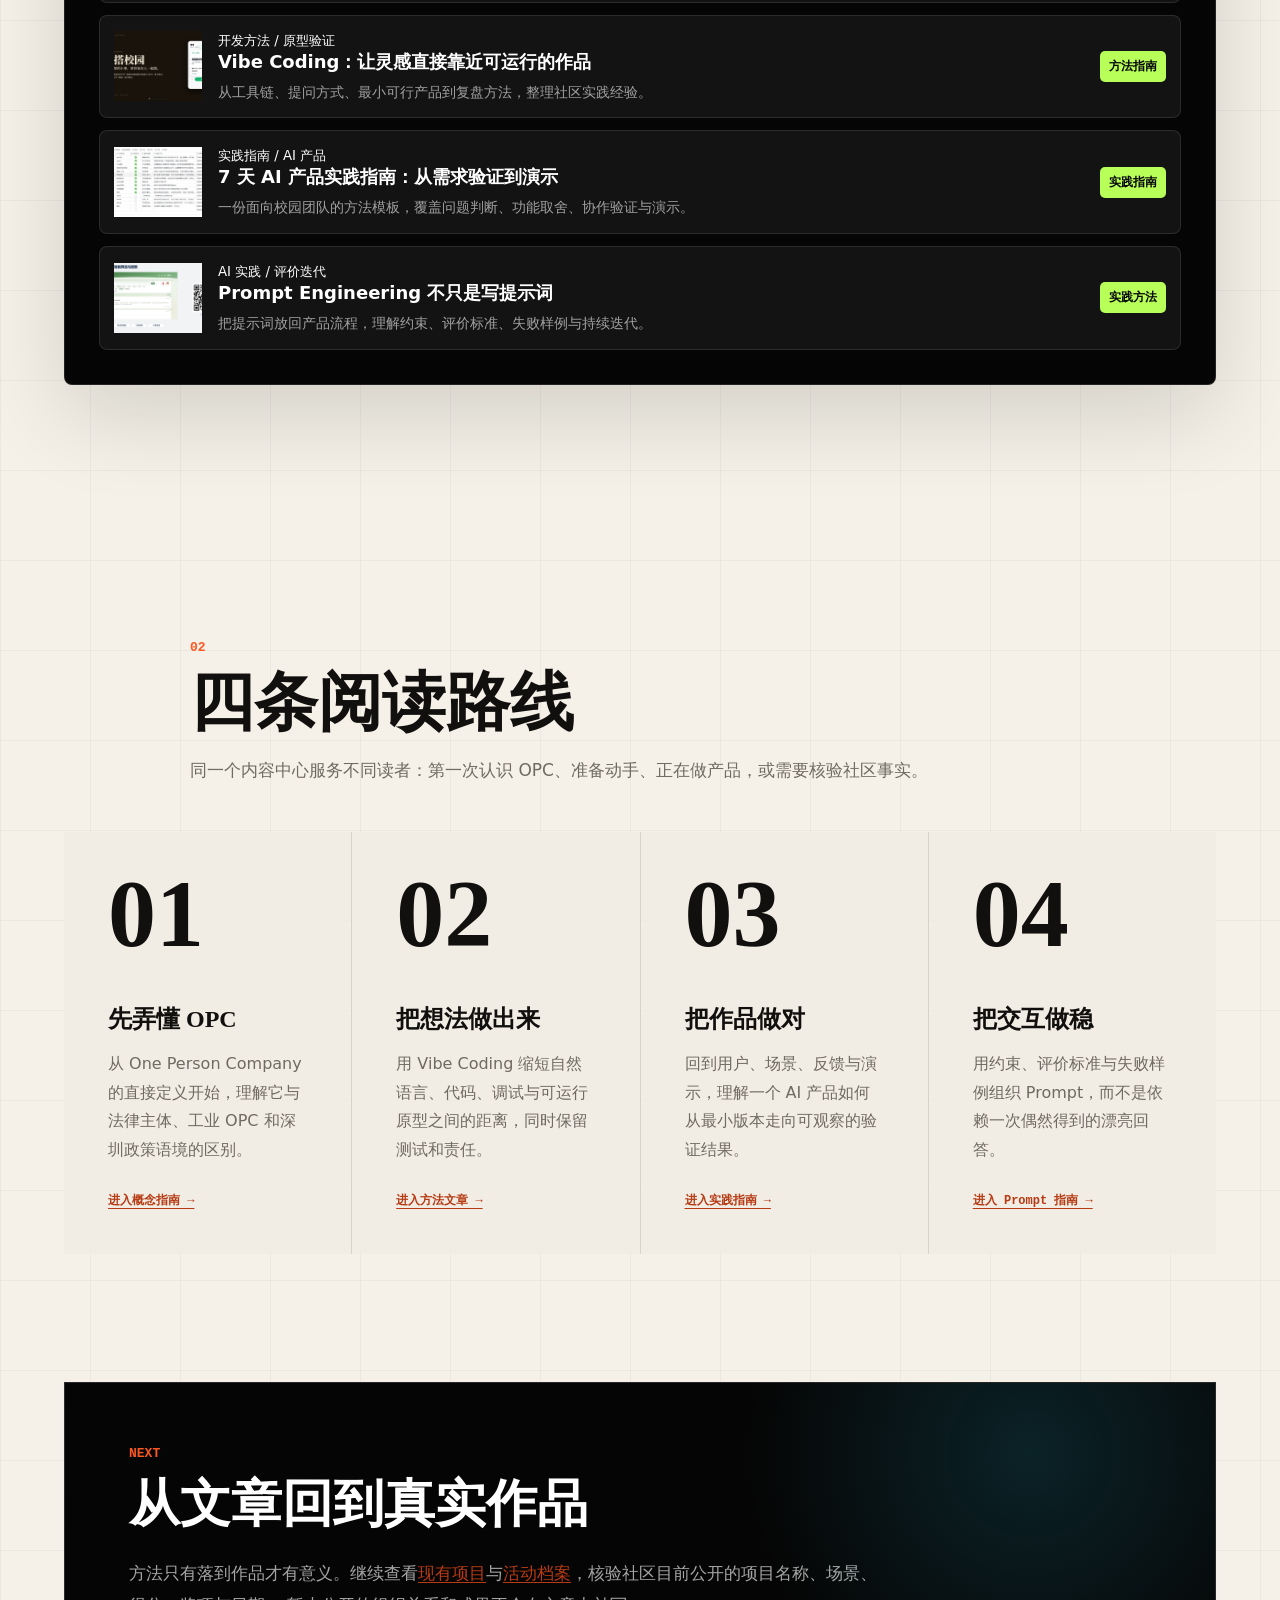
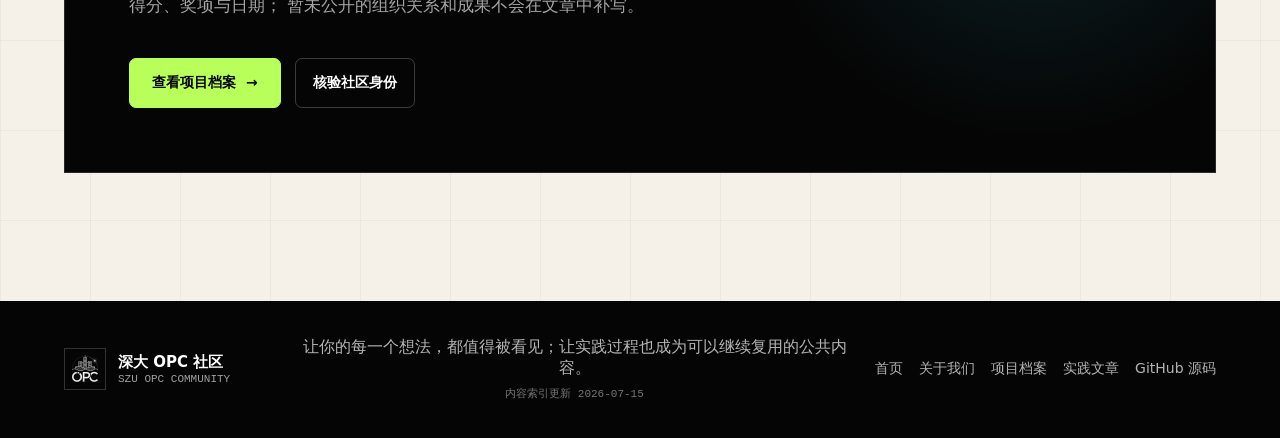
<file: articles/index.html>
<!doctype html>
<html lang="zh-CN">
  <head>
    <meta charset="UTF-8" />
    <meta name="viewport" content="width=device-width, initial-scale=1.0" />
    <meta
      name="description"
      content="深大 OPC 社区实践文章与指南，集中收录深圳人工智能 OPC 政策、One Person Company、Vibe Coding、AI 产品实践、Prompt Engineering 与校园科创内容。"
    />
    <meta
      name="robots"
      content="index, follow, max-image-preview:large, max-snippet:-1, max-video-preview:-1"
    />
    <meta name="author" content="深大 OPC 社区" />
    <title>深大 OPC 实践文章｜One Person Company、Vibe Coding 与 AI 项目</title>
    <link rel="canonical" href="https://szu-opc.pages.dev/articles/" />
    <link rel="alternate" hreflang="zh-CN" href="https://szu-opc.pages.dev/articles/" />
    <link rel="alternate" hreflang="x-default" href="https://szu-opc.pages.dev/articles/" />
    <link rel="icon" href="../LOGO.jpg" type="image/jpeg" />
    <link rel="manifest" href="../manifest.webmanifest" />
    <link rel="alternate" type="application/rss+xml" title="深大 OPC 社区文章" href="../feed.xml" />

    <meta property="og:type" content="website" />
    <meta property="og:locale" content="zh_CN" />
    <meta property="og:site_name" content="深大 OPC 社区" />
    <meta property="og:title" content="深大 OPC 实践文章｜One Person Company、Vibe Coding 与 AI 项目" />
    <meta
      property="og:description"
      content="从深圳 OPC 政策、OPC 概念、Vibe Coding 方法到 AI 产品实践，按主题浏览深大 OPC 社区的可引用内容。"
    />
    <meta property="og:url" content="https://szu-opc.pages.dev/articles/" />
    <meta property="og:image" content="https://szu-opc.pages.dev/LOGO.jpg" />
    <meta property="og:image:width" content="640" />
    <meta property="og:image:height" content="640" />
    <meta property="og:image:alt" content="深大 OPC 社区品牌标识" />

    <meta name="twitter:card" content="summary" />
    <meta name="twitter:title" content="深大 OPC 实践文章与指南" />
    <meta
      name="twitter:description"
      content="One Person Company、Vibe Coding、AI 产品实践与 Prompt Engineering 的深大 OPC 内容中心。"
    />
    <meta name="twitter:image" content="https://szu-opc.pages.dev/LOGO.jpg" />
    <meta name="twitter:image:alt" content="深大 OPC 社区品牌标识" />

    <script type="application/ld+json">
      {
        "@context": "https://schema.org",
        "@graph": [
          {
            "@type": "Organization",
            "@id": "https://szu-opc.pages.dev/#organization",
            "name": "深大 OPC 社区",
            "alternateName": ["深大OPC", "深大OPC社区", "深圳大学 OPC 社区", "深圳大学OPC社区", "深圳大学 OPC", "深圳大学OPC", "SZU OPC Community"],
            "url": "https://szu-opc.pages.dev/",
            "logo": {
              "@type": "ImageObject",
              "url": "https://szu-opc.pages.dev/LOGO.jpg",
              "width": 640,
              "height": 640
            },
            "description": "面向深圳大学学生、教师与研究者、校友及合作伙伴的 One Person Company、Vibe Coding 与 AI 项目实践社区。",
            "disambiguatingDescription": "深大 OPC 社区的信息入口；不是深圳大学门户网站，不依据名称主张校方授权、主办、指导或组织隶属。"
          },
          {
            "@type": "WebSite",
            "@id": "https://szu-opc.pages.dev/#website",
            "url": "https://szu-opc.pages.dev/",
            "name": "深大 OPC 社区",
            "publisher": { "@id": "https://szu-opc.pages.dev/#organization" },
            "inLanguage": "zh-CN"
          },
          {
            "@type": "CollectionPage",
            "@id": "https://szu-opc.pages.dev/articles/#webpage",
            "url": "https://szu-opc.pages.dev/articles/",
            "name": "深大 OPC 实践文章｜One Person Company、Vibe Coding 与 AI 项目",
            "description": "深大 OPC 社区关于深圳 OPC 政策、OPC 概念、Vibe Coding、AI 产品和 Prompt Engineering 的文章索引。",
            "isPartOf": { "@id": "https://szu-opc.pages.dev/#website" },
            "about": { "@id": "https://szu-opc.pages.dev/#organization" },
            "mainEntity": { "@id": "https://szu-opc.pages.dev/articles/#article-list" },
            "breadcrumb": { "@id": "https://szu-opc.pages.dev/articles/#breadcrumb" },
            "dateModified": "2026-07-15",
            "inLanguage": "zh-CN"
          },
          {
            "@type": "ItemList",
            "@id": "https://szu-opc.pages.dev/articles/#article-list",
            "name": "深大 OPC 社区公开文章",
            "numberOfItems": 5,
            "itemListOrder": "https://schema.org/ItemListOrderDescending",
            "itemListElement": [
              {
                "@type": "ListItem",
                "position": 1,
                "url": "https://szu-opc.pages.dev/articles/shenzhen-opc-policy-2026",
                "name": "深圳人工智能 OPC 政策解读（2026—2027）"
              },
              {
                "@type": "ListItem",
                "position": 2,
                "url": "https://szu-opc.pages.dev/articles/what-is-opc",
                "name": "什么是 OPC？从 One Person Company 到深大 OPC 社区"
              },
              {
                "@type": "ListItem",
                "position": 3,
                "url": "https://szu-opc.pages.dev/articles/vibe-coding",
                "name": "Vibe Coding：让灵感直接靠近可运行的作品"
              },
              {
                "@type": "ListItem",
                "position": 4,
                "url": "https://szu-opc.pages.dev/articles/ai-product-7-days",
                "name": "7 天 AI 产品实践指南：从需求验证到演示"
              },
              {
                "@type": "ListItem",
                "position": 5,
                "url": "https://szu-opc.pages.dev/articles/prompt-engineering",
                "name": "Prompt Engineering 不只是写提示词"
              }
            ]
          },
          {
            "@type": "BreadcrumbList",
            "@id": "https://szu-opc.pages.dev/articles/#breadcrumb",
            "itemListElement": [
              {
                "@type": "ListItem",
                "position": 1,
                "name": "首页",
                "item": "https://szu-opc.pages.dev/"
              },
              {
                "@type": "ListItem",
                "position": 2,
                "name": "实践文章",
                "item": "https://szu-opc.pages.dev/articles/"
              }
            ]
          }
        ]
      }
    </script>
    <link rel="stylesheet" href="../styles.css" />
  </head>
  <body>
    <a class="skip-link" href="#main-content">跳到主要内容</a>

    <header class="site-header subpage-header" data-elevated="false">
      <a class="brand" href="../" aria-label="返回深大 OPC 社区首页">
        <img src="../LOGO.jpg" alt="深大 OPC 社区 Logo" width="640" height="640" loading="eager" decoding="async" />
        <span>
          <strong>深大 OPC 社区</strong>
          <small>SZU OPC Community</small>
        </span>
      </a>
      <nav class="desktop-nav" aria-label="主导航">
        <a href="../">首页</a>
        <a href="../about">关于</a>
        <a href="../projects">项目</a>
        <a href="./" aria-current="page">文章</a>
        <a href="../events/szu-vibe-coding-hackathon-2026">活动</a>
        <a href="../#join">加入我们</a>
      </nav>
      <div class="header-actions">
        <a class="ghost-button" href="../feed.xml">RSS</a>
        <a class="solid-button" href="../#join">参与共创</a>
        <button class="menu-button" type="button" aria-label="打开菜单" data-menu-button>
          <span></span>
          <span></span>
        </button>
      </div>
    </header>

    <aside class="mobile-panel" aria-hidden="true" data-mobile-panel>
      <a href="../">首页</a>
      <a href="../about">关于深大 OPC</a>
      <a href="../projects">项目展示</a>
      <a href="./" aria-current="page">实践文章</a>
      <a href="../events/szu-vibe-coding-hackathon-2026">活动档案</a>
      <a href="../#join">加入我们</a>
    </aside>

    <main class="subpage-main" id="main-content">
      <section class="subpage-hero section-dark">
        <div class="content-shell">
          <nav class="breadcrumb" aria-label="面包屑导航">
            <a href="../">首页</a>
            <span aria-hidden="true">/</span>
            <span aria-current="page">实践文章</span>
          </nav>

          <div class="subpage-hero-grid">
            <div class="subpage-hero-copy reveal">
              <p class="hero-eyebrow">OPC LAB NOTES / KNOWLEDGE INDEX</p>
              <h1>
                <span class="subpage-title-label">深大 OPC 实践文章与指南</span>
                不只记录答案，<br />也公开如何走到答案。
              </h1>
              <p>
                这里集中收录深大 OPC 社区关于深圳 OPC 政策、One Person Company、Vibe Coding、AI 产品和 Prompt Engineering 的公开内容。
                每篇文章都有独立 URL、发布日期与可核验边界，方便读者继续实践，也方便搜索与 AI 系统准确引用。
              </p>
              <div class="hero-actions">
                <a class="primary-cta" href="#article-list">浏览全部文章 <span aria-hidden="true">↓</span></a>
                <a class="secondary-cta" href="../feed.xml">订阅 RSS</a>
              </div>
            </div>

            <dl class="hero-stats fact-grid reveal" aria-label="内容中心数据">
              <div><dt>05</dt><dd>公开文章</dd></div>
              <div><dt>03</dt><dd>实践方法</dd></div>
              <div><dt>01</dt><dd>OPC 支柱指南</dd></div>
              <div><dt>2026</dt><dd>当前档案年份</dd></div>
            </dl>
          </div>
        </div>
      </section>

      <section class="section content-shell" id="article-list" aria-labelledby="article-list-heading">
        <div class="section-heading reveal">
          <span class="section-number">01</span>
          <h2 id="article-list-heading">按问题进入，而不是按关键词堆砌</h2>
          <p>先辨析 OPC，再学习 Vibe Coding、产品验证与提示词工程；每个页面只承担一个主要搜索意图。</p>
        </div>

        <div class="posts-panel article-index-panel reveal">
          <div class="panel-heading">
            <div>
              <span class="section-number">INDEX</span>
              <h2>全部公开文章</h2>
            </div>
            <span class="panel-label">5 ARTICLES / VERIFIED ROUTES</span>
          </div>
          <div class="post-list">
            <article>
              <a class="post-card" href="./shenzhen-opc-policy-2026">
                <img src="../LOGO.jpg" alt="深圳人工智能 OPC 政策解读封面" width="640" height="640" loading="lazy" decoding="async" />
                <div>
                  <small>政策解读 / 官方来源</small>
                  <h3>深圳人工智能 OPC 政策解读（2026—2027）</h3>
                  <p>梳理 OPC 社区目标、人才与创业支持、登记入口，以及大学生和深大 OPC 的事实边界。</p>
                </div>
                <span class="post-detail-link">政策指南</span>
              </a>
            </article>
            <article>
              <a class="post-card" href="./what-is-opc">
                <img src="../LOGO.jpg" alt="什么是 OPC 概念指南封面" width="640" height="640" loading="lazy" decoding="async" />
                <div>
                  <small>OPC 概念 / 支柱指南</small>
                  <h3>什么是 OPC？从 One Person Company 到深大 OPC 社区</h3>
                  <p>结合深圳官方定义，区分 AI 创业、工商法律、工业协议与校园实践语境。</p>
                </div>
                <span class="post-detail-link">概念入口</span>
              </a>
            </article>
            <article>
              <a class="post-card" href="./vibe-coding">
                <img src="../assets/project-justice.png" alt="Vibe Coding 实践文章配图" width="1080" height="608" loading="lazy" decoding="async" />
                <div>
                  <small>开发方法 / 原型验证</small>
                  <h3>Vibe Coding：让灵感直接靠近可运行的作品</h3>
                  <p>从工具链、提问方式、最小可行产品到复盘方法，整理社区实践经验。</p>
                </div>
                <span class="post-detail-link">方法指南</span>
              </a>
            </article>
            <article>
              <a class="post-card" href="./ai-product-7-days">
                <img src="../assets/project-hackathon-overview.png" alt="7 天 AI 产品实践指南配图" width="1080" height="611" loading="lazy" decoding="async" />
                <div>
                  <small>实践指南 / AI 产品</small>
                  <h3>7 天 AI 产品实践指南：从需求验证到演示</h3>
                  <p>一份面向校园团队的方法模板，覆盖问题判断、功能取舍、协作验证与演示。</p>
                </div>
                <span class="post-detail-link">实践指南</span>
              </a>
            </article>
            <article>
              <a class="post-card" href="./prompt-engineering">
                <img src="../assets/project-rss.png" alt="Prompt Engineering 实践文章配图" width="1080" height="571" loading="lazy" decoding="async" />
                <div>
                  <small>AI 实践 / 评价迭代</small>
                  <h3>Prompt Engineering 不只是写提示词</h3>
                  <p>把提示词放回产品流程，理解约束、评价标准、失败样例与持续迭代。</p>
                </div>
                <span class="post-detail-link">实践方法</span>
              </a>
            </article>
          </div>
        </div>
      </section>

      <section class="section content-shell" aria-labelledby="route-heading">
        <div class="section-heading reveal">
          <span class="section-number">02</span>
          <h2 id="route-heading">四条阅读路线</h2>
          <p>同一个内容中心服务不同读者：第一次认识 OPC、准备动手、正在做产品，或需要核验社区事实。</p>
        </div>
        <div class="meaning-grid route-grid reveal">
          <article>
            <span>01</span>
            <h3>先弄懂 OPC</h3>
            <p>从 One Person Company 的直接定义开始，理解它与法律主体、工业 OPC 和深圳政策语境的区别。</p>
            <a href="./what-is-opc">进入概念指南 →</a>
          </article>
          <article>
            <span>02</span>
            <h3>把想法做出来</h3>
            <p>用 Vibe Coding 缩短自然语言、代码、调试与可运行原型之间的距离，同时保留测试和责任。</p>
            <a href="./vibe-coding">进入方法文章 →</a>
          </article>
          <article>
            <span>03</span>
            <h3>把作品做对</h3>
            <p>回到用户、场景、反馈与演示，理解一个 AI 产品如何从最小版本走向可观察的验证结果。</p>
            <a href="./ai-product-7-days">进入实践指南 →</a>
          </article>
          <article>
            <span>04</span>
            <h3>把交互做稳</h3>
            <p>用约束、评价标准与失败样例组织 Prompt，而不是依赖一次偶然得到的漂亮回答。</p>
            <a href="./prompt-engineering">进入 Prompt 指南 →</a>
          </article>
        </div>
      </section>

      <section class="section content-shell subpage-cta" aria-labelledby="evidence-heading">
        <div class="editorial-content reveal">
          <span class="section-number">NEXT</span>
          <h2 id="evidence-heading">从文章回到真实作品</h2>
          <p>
            方法只有落到作品才有意义。继续查看<a href="../projects">现有项目</a>与<a href="../events/szu-vibe-coding-hackathon-2026">活动档案</a>，核验社区目前公开的项目名称、场景、得分、奖项与日期；
            暂未公开的组织关系和成果不会在文章中补写。
          </p>
          <div class="hero-actions">
            <a class="primary-cta" href="../projects">查看项目档案 <span aria-hidden="true">→</span></a>
            <a class="secondary-cta" href="../about">核验社区身份</a>
          </div>
        </div>
      </section>
    </main>

    <footer class="site-footer">
      <a class="brand footer-brand" href="../" aria-label="返回深大 OPC 社区首页">
        <img src="../LOGO.jpg" alt="深大 OPC 社区 Logo" width="640" height="640" loading="lazy" decoding="async" />
        <span>
          <strong>深大 OPC 社区</strong>
          <small>SZU OPC Community</small>
        </span>
      </a>
      <p>
        让你的每一个想法，都值得被看见；让实践过程也成为可以继续复用的公共内容。<br />
        <small>内容索引更新 <time datetime="2026-07-15">2026-07-15</time></small>
      </p>
      <div class="footer-links">
        <a href="../">首页</a>
        <a href="../about">关于我们</a>
        <a href="../projects">项目档案</a>
        <a href="./" aria-current="page">实践文章</a>
        <a href="https://github.com/Magnum854/-OPC-" rel="external">GitHub 源码</a>
      </div>
    </footer>
    <script src="../script.js"></script>
    <!-- Cloudflare Web Analytics -->
    <script
      type="module"
      src="https://static.cloudflareinsights.com/beacon.min.js"
      data-cf-beacon='{"token":"05f66a3d12f74f93a8ef1a1a5f1fec0f"}'
    ></script>
    <!-- End Cloudflare Web Analytics -->
  </body>
</html>
</file>
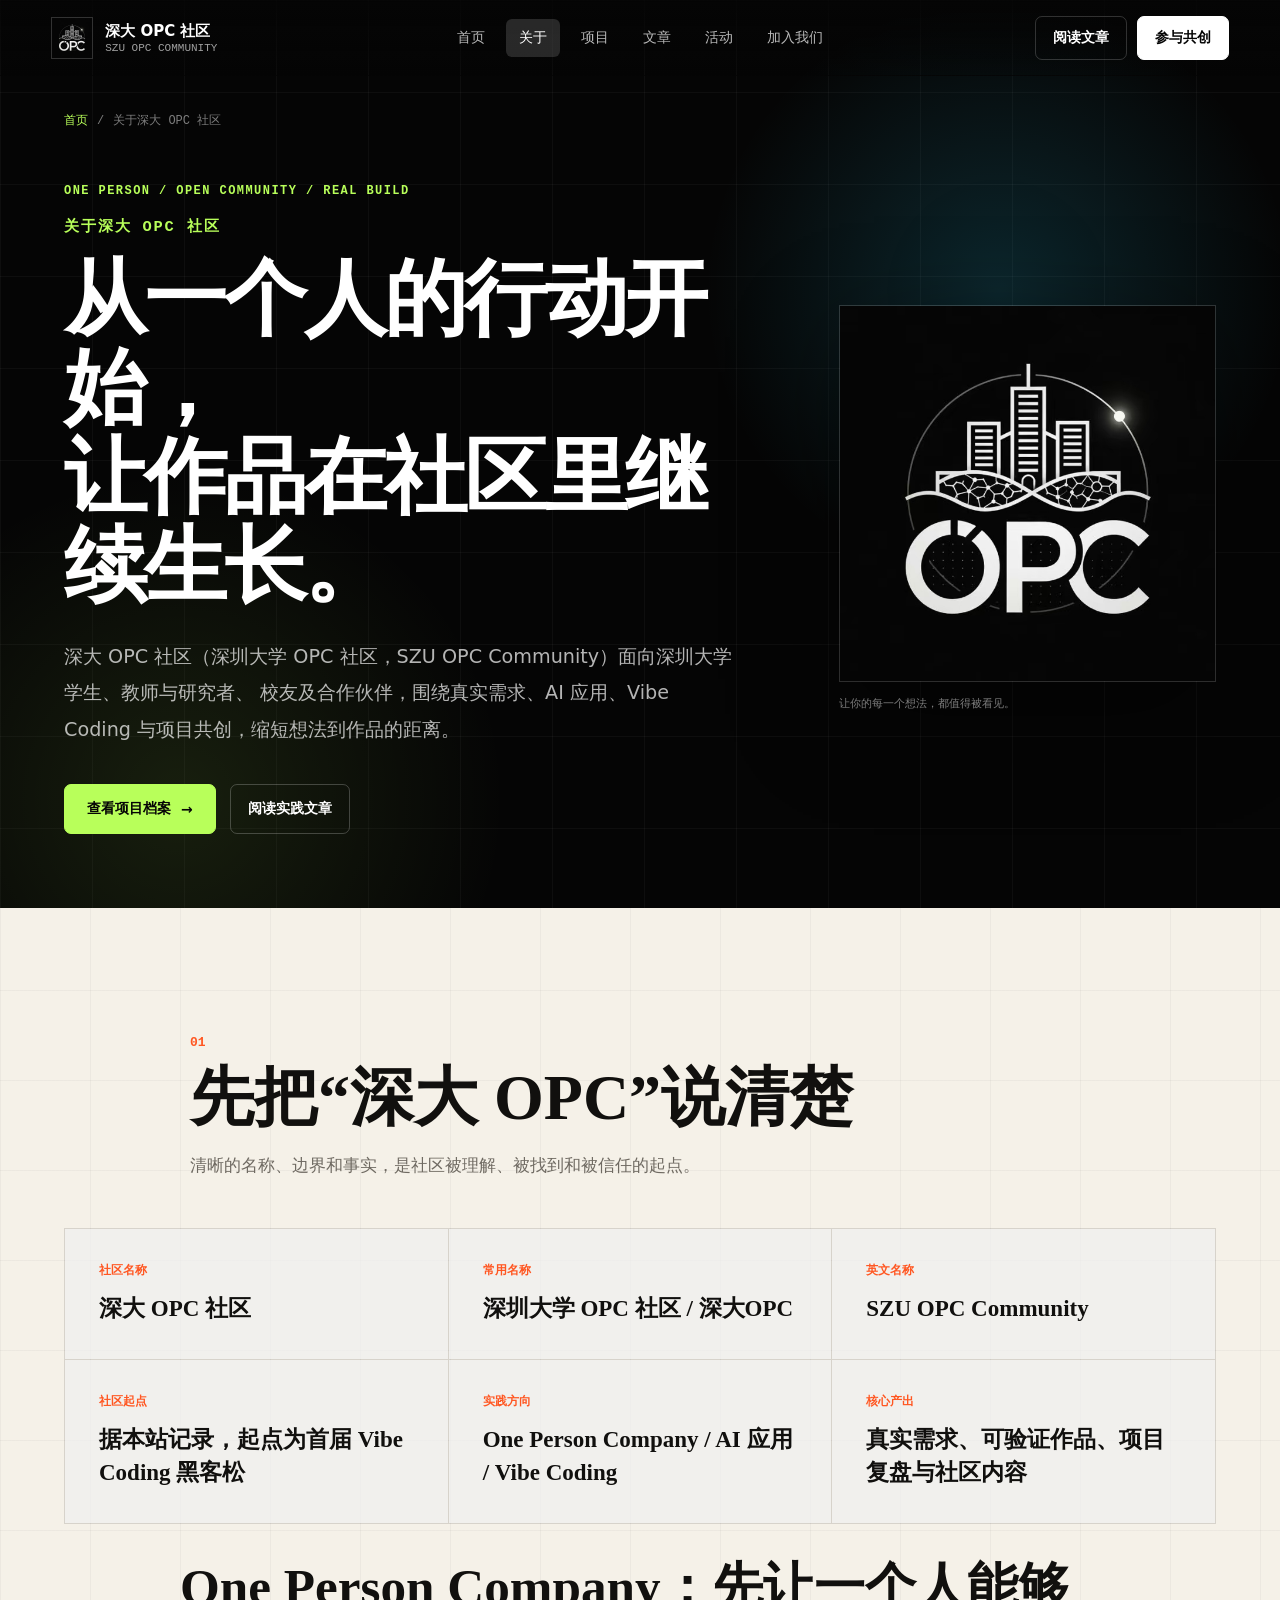
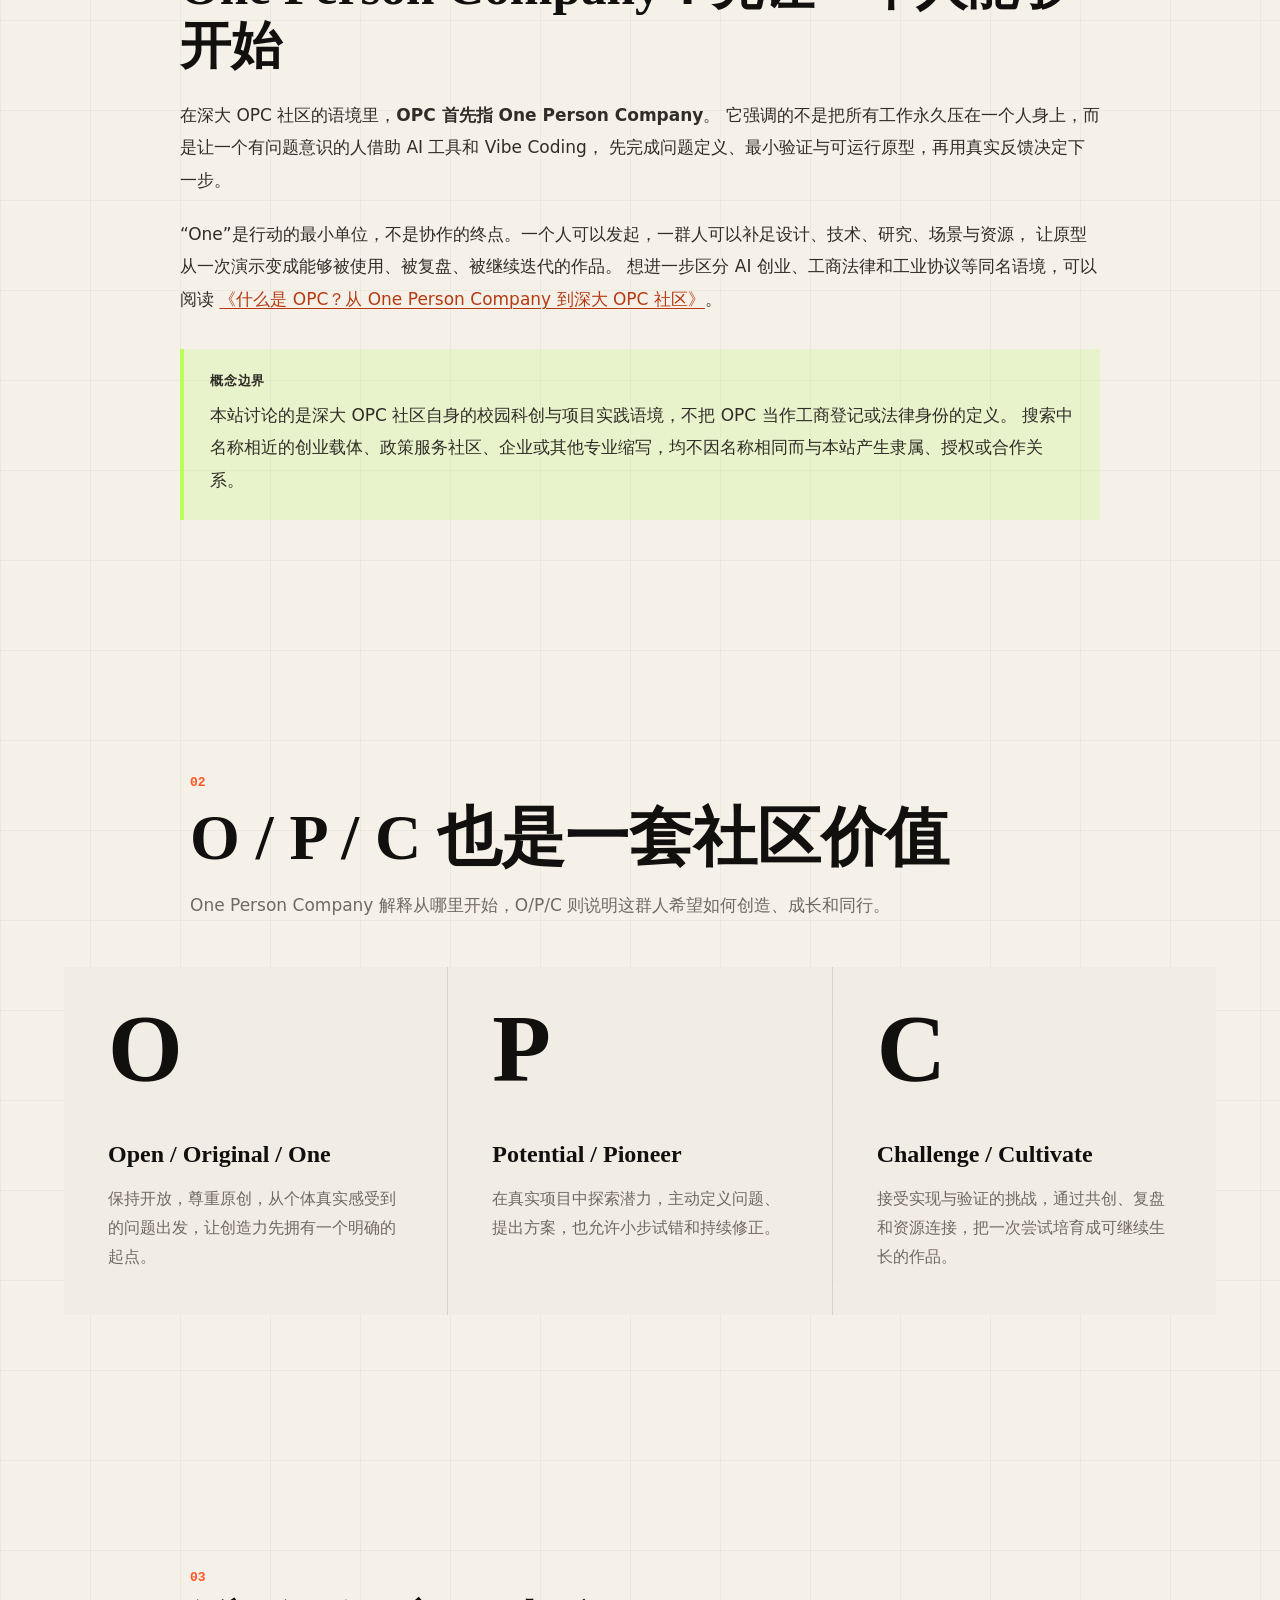
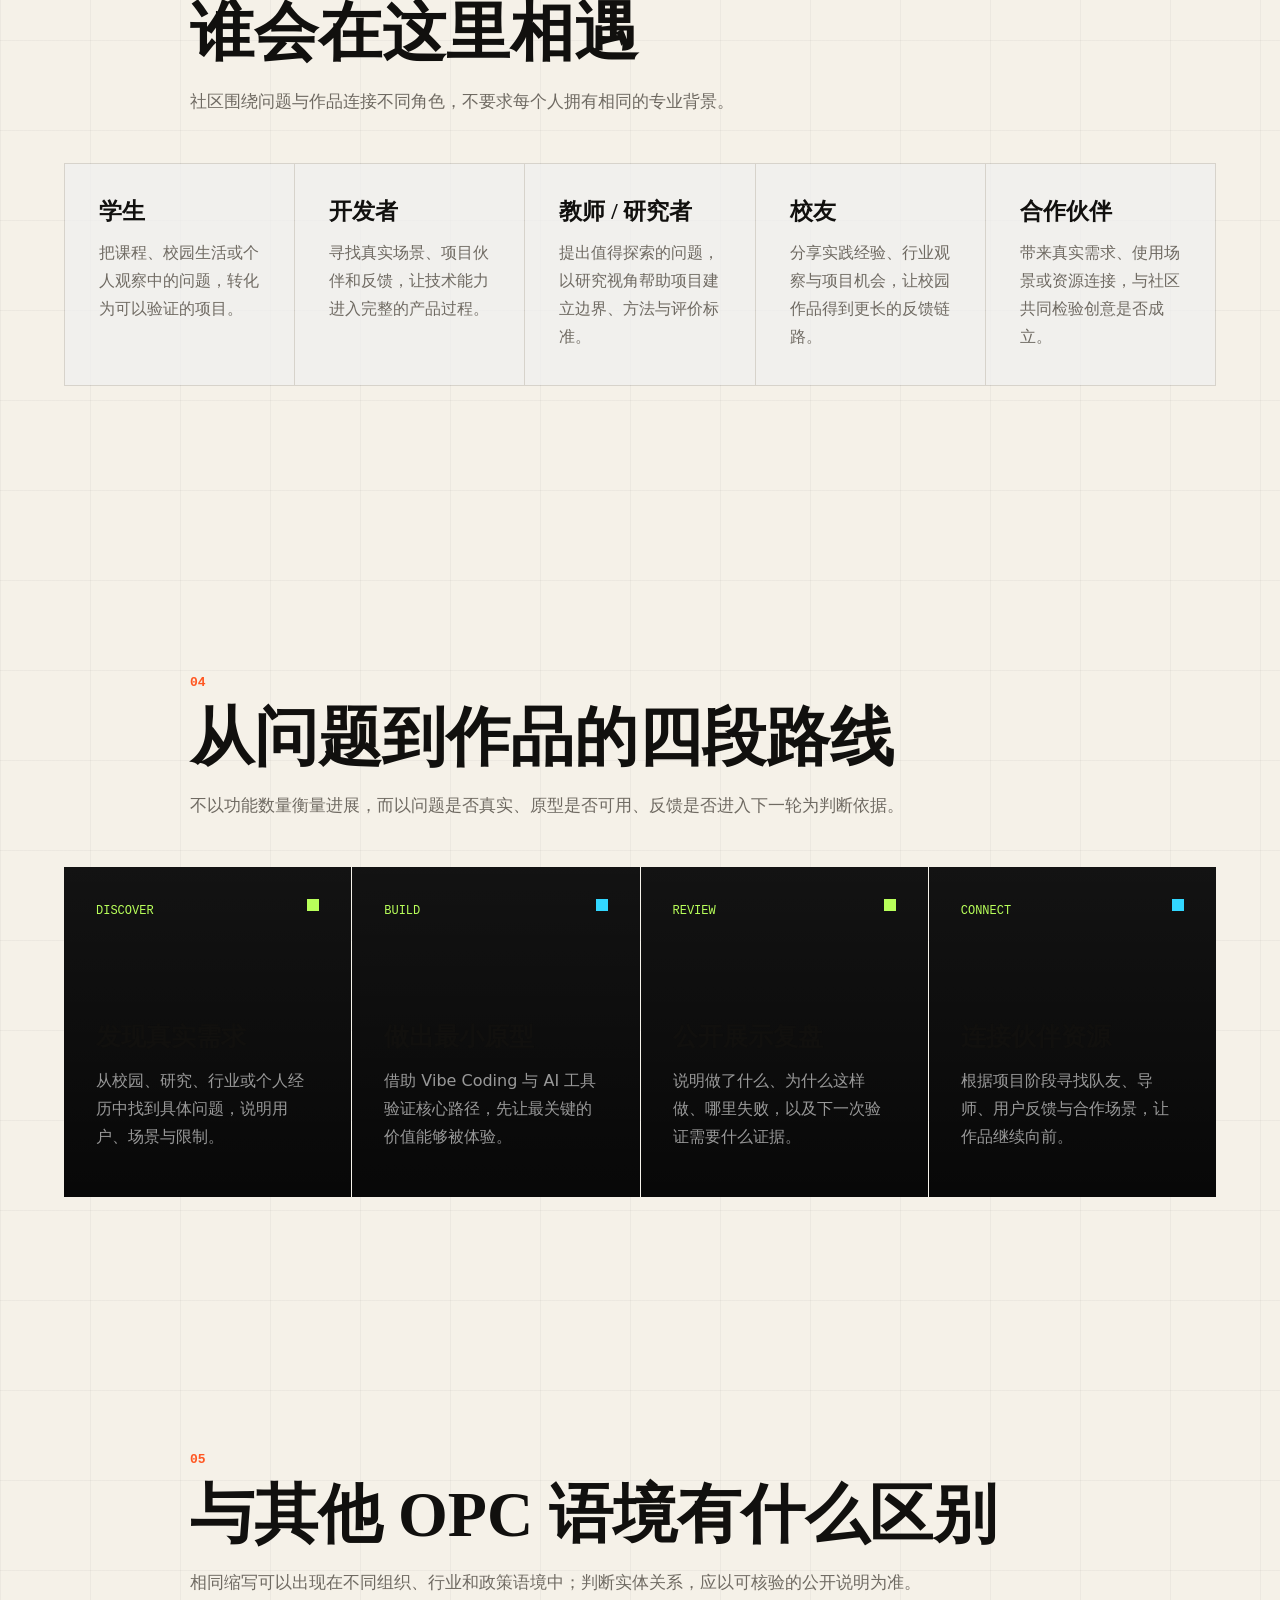
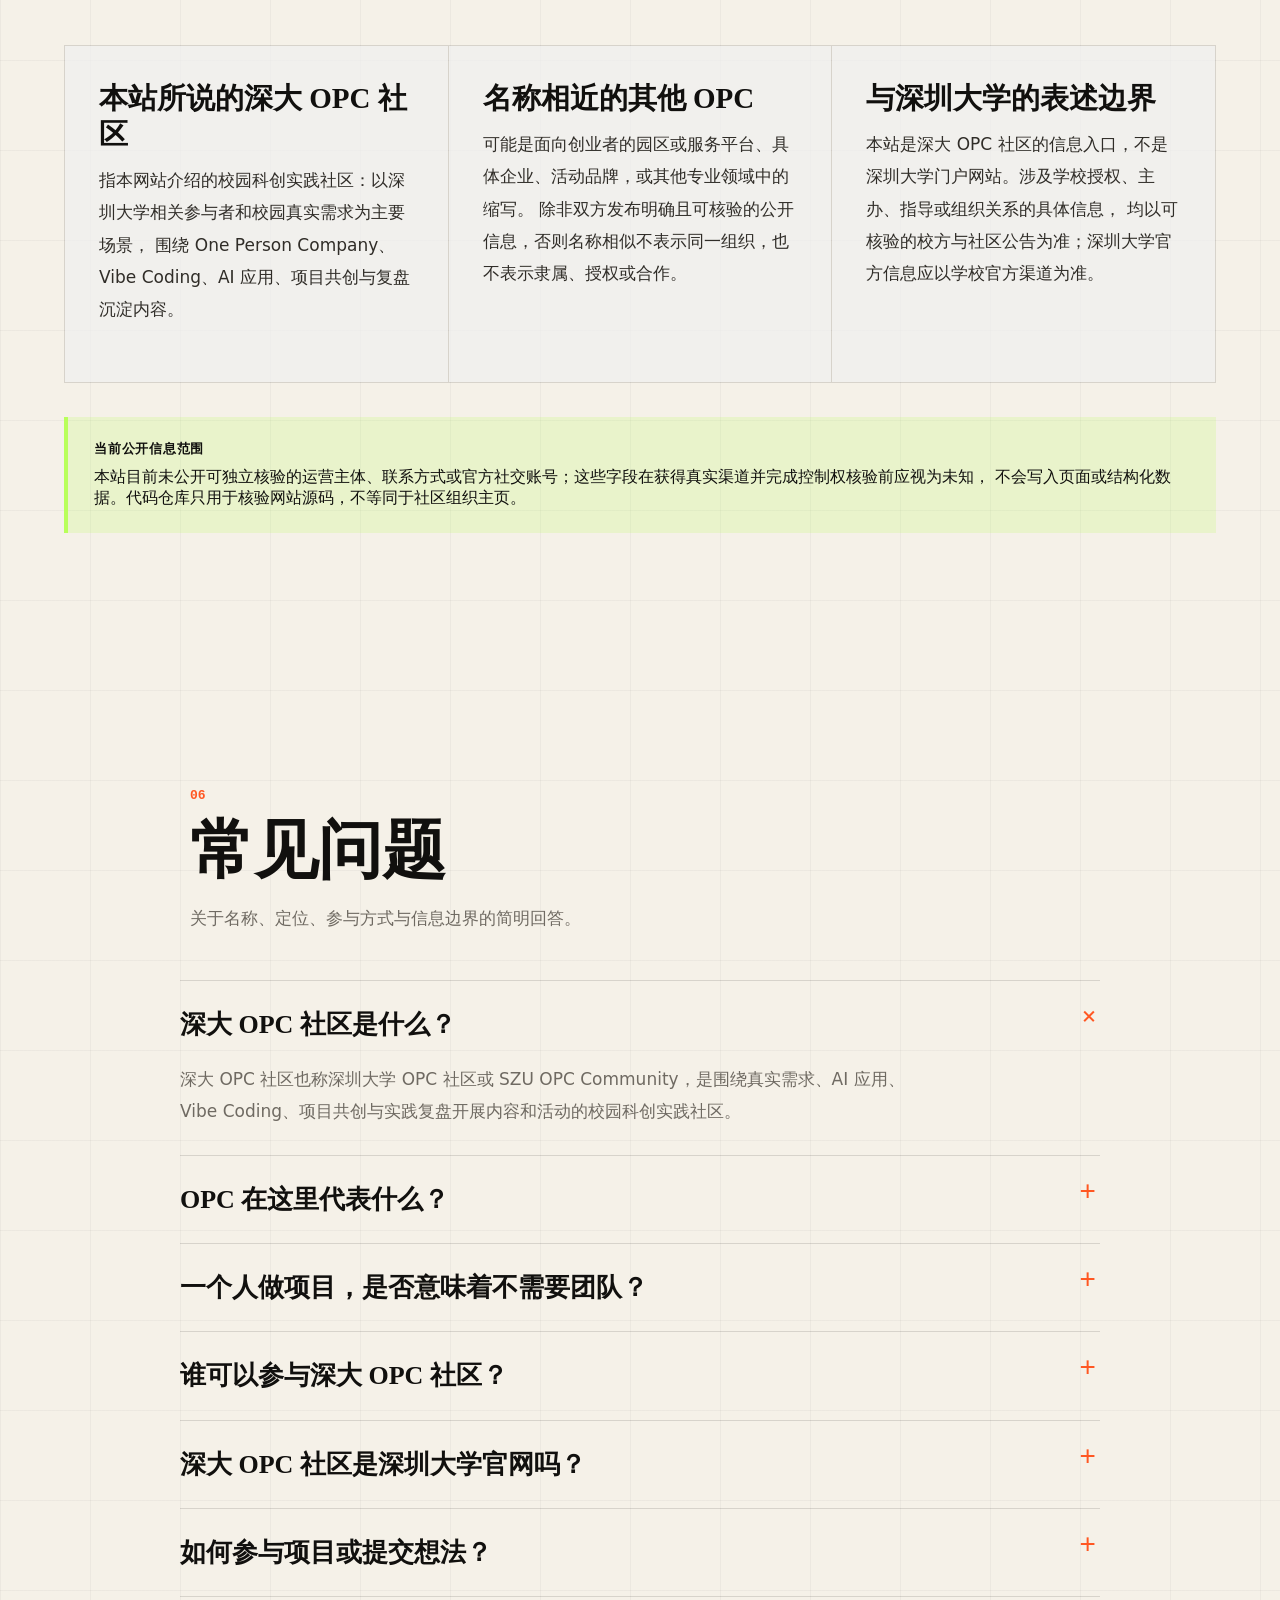
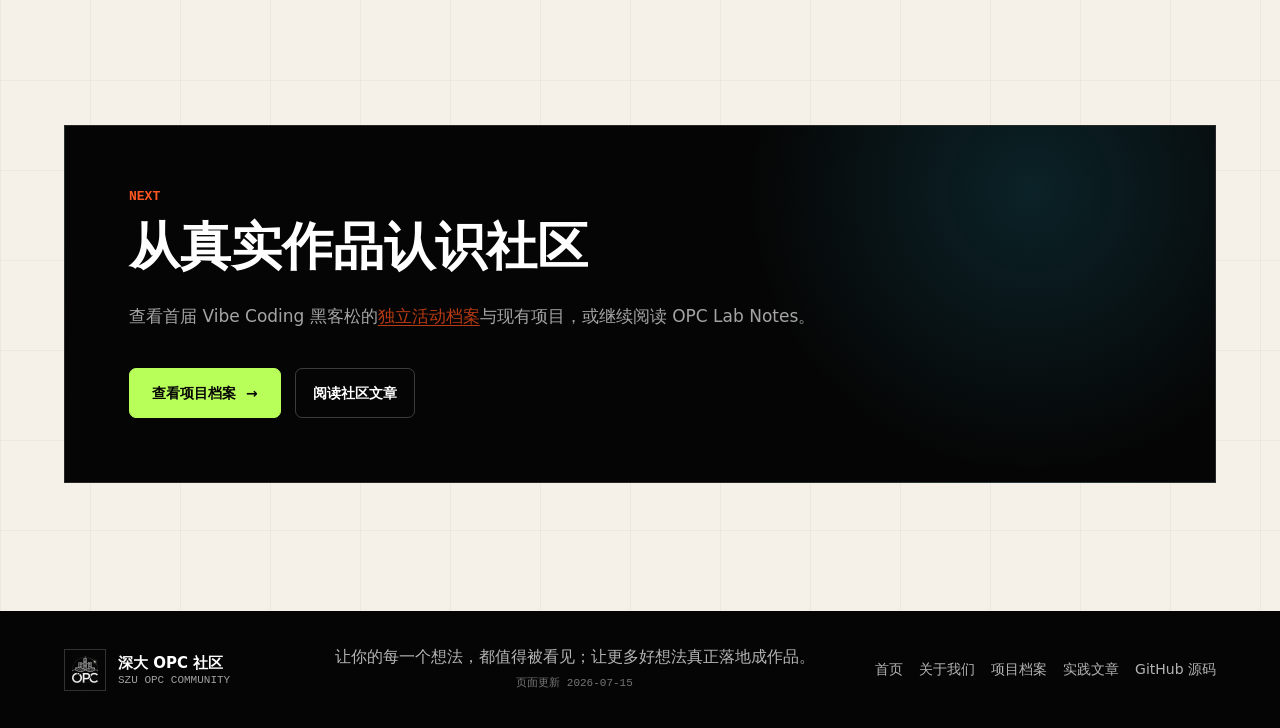
<file: about.html>
<!doctype html>
<html lang="zh-CN">
  <head>
    <meta charset="UTF-8" />
    <meta name="viewport" content="width=device-width, initial-scale=1.0" />
    <meta name="robots" content="index, follow, max-image-preview:large, max-snippet:-1, max-video-preview:-1" />
    <meta name="author" content="深大 OPC 社区" />
    <meta name="theme-color" content="#050505" />
    <meta
      name="description"
      content="了解深大 OPC 社区（深圳大学 OPC 社区）的 One Person Company 实践语境、O/P/C 社区价值、目标参与者、从真实需求到作品的共创路线，以及与其他 OPC 语境的区别。"
    />
    <title>关于深大 OPC 社区｜One Person Company、O/P/C 价值与共创路线</title>
    <link rel="canonical" href="https://szu-opc.pages.dev/about" />
    <link rel="alternate" hreflang="zh-CN" href="https://szu-opc.pages.dev/about" />
    <link rel="alternate" hreflang="x-default" href="https://szu-opc.pages.dev/about" />
    <link rel="icon" href="./LOGO.jpg" type="image/jpeg" />
    <link rel="manifest" href="./manifest.webmanifest" />
    <link rel="alternate" type="application/rss+xml" title="深大 OPC 社区内容更新" href="./feed.xml" />

    <meta property="og:type" content="website" />
    <meta property="og:locale" content="zh_CN" />
    <meta property="og:site_name" content="深大 OPC 社区" />
    <meta property="og:title" content="关于深大 OPC 社区｜One Person Company、O/P/C 价值与共创路线" />
    <meta
      property="og:description"
      content="从一个人的问题意识出发，以 AI 与 Vibe Coding 缩短想法到作品的距离，并通过开放共创让项目持续生长。"
    />
    <meta property="og:url" content="https://szu-opc.pages.dev/about" />
    <meta property="og:image" content="https://szu-opc.pages.dev/LOGO.jpg" />
    <meta property="og:image:width" content="640" />
    <meta property="og:image:height" content="640" />
    <meta property="og:image:alt" content="深大 OPC 社区品牌标识" />

    <meta name="twitter:card" content="summary_large_image" />
    <meta name="twitter:title" content="关于深大 OPC 社区｜One Person Company 与 O/P/C 价值" />
    <meta
      name="twitter:description"
      content="了解深大 OPC 社区的定位、参与者、共创路线，以及本站所说 OPC 与其他语境的区别。"
    />
    <meta name="twitter:image" content="https://szu-opc.pages.dev/LOGO.jpg" />
    <meta name="twitter:image:alt" content="深大 OPC 社区品牌标识" />

    <script type="application/ld+json">
      {
        "@context": "https://schema.org",
        "@graph": [
          {
            "@type": "Organization",
            "@id": "https://szu-opc.pages.dev/#organization",
            "name": "深大 OPC 社区",
            "alternateName": [
              "深大OPC",
              "深大OPC社区",
              "深圳大学 OPC 社区",
              "深圳大学OPC社区",
              "深圳大学 OPC",
              "深圳大学OPC",
              "SZU OPC Community"
            ],
            "url": "https://szu-opc.pages.dev/",
            "logo": {
              "@type": "ImageObject",
              "url": "https://szu-opc.pages.dev/LOGO.jpg",
              "width": 640,
              "height": 640
            },
            "description": "面向深圳大学学生、教师与研究者、校友及合作伙伴的 One Person Company、Vibe Coding 与 AI 项目实践社区。",
            "disambiguatingDescription": "深大 OPC 社区的信息入口；不是深圳大学门户网站，不依据名称主张校方授权、主办、指导或组织隶属。",
            "knowsAbout": [
              "One Person Company",
              "Vibe Coding",
              "人工智能应用",
              "项目共创",
              "校园科创",
              "黑客松"
            ]
          },
          {
            "@type": "WebSite",
            "@id": "https://szu-opc.pages.dev/#website",
            "url": "https://szu-opc.pages.dev/",
            "name": "深大 OPC 社区",
            "alternateName": ["深圳大学 OPC 社区", "深大OPC", "SZU OPC Community"],
            "description": "深大 OPC 社区的项目、活动、实践文章与加入入口。",
            "publisher": { "@id": "https://szu-opc.pages.dev/#organization" },
            "inLanguage": "zh-CN"
          },
          {
            "@type": "AboutPage",
            "@id": "https://szu-opc.pages.dev/about#webpage",
            "url": "https://szu-opc.pages.dev/about",
            "name": "关于深大 OPC 社区｜One Person Company、O/P/C 价值与共创路线",
            "description": "介绍深大 OPC 社区的定位、One Person Company 实践语境、O/P/C 价值、目标参与者与共创路线。",
            "isPartOf": { "@id": "https://szu-opc.pages.dev/#website" },
            "mainEntity": { "@id": "https://szu-opc.pages.dev/#organization" },
            "breadcrumb": { "@id": "https://szu-opc.pages.dev/about#breadcrumb" },
            "dateModified": "2026-07-15",
            "inLanguage": "zh-CN"
          },
          {
            "@type": "BreadcrumbList",
            "@id": "https://szu-opc.pages.dev/about#breadcrumb",
            "itemListElement": [
              {
                "@type": "ListItem",
                "position": 1,
                "name": "首页",
                "item": "https://szu-opc.pages.dev/"
              },
              {
                "@type": "ListItem",
                "position": 2,
                "name": "关于深大 OPC 社区",
                "item": "https://szu-opc.pages.dev/about"
              }
            ]
          }
        ]
      }
    </script>
    <link rel="stylesheet" href="./styles.css" />
    <script src="./script.js" defer></script>
  </head>
  <body>
    <a class="skip-link" href="#main-content">跳到主要内容</a>

    <header class="site-header" data-elevated="false">
      <a class="brand" href="./" aria-label="返回深大 OPC 社区首页">
        <img
          src="./LOGO.jpg"
          alt="深大 OPC 社区 Logo"
          width="640"
          height="640"
          loading="eager"
          decoding="async"
        />
        <span>
          <strong>深大 OPC 社区</strong>
          <small>SZU OPC Community</small>
        </span>
      </a>

      <nav class="desktop-nav" aria-label="主导航">
        <a href="./">首页</a>
        <a href="./about" aria-current="page">关于</a>
        <a href="./projects">项目</a>
        <a href="./articles/">文章</a>
        <a href="./events/szu-vibe-coding-hackathon-2026">活动</a>
        <a href="./#join">加入我们</a>
      </nav>

      <div class="header-actions">
        <a class="ghost-button" href="./articles/">阅读文章</a>
        <a class="solid-button" href="./#join">参与共创</a>
        <button class="menu-button" type="button" aria-label="打开菜单" data-menu-button>
          <span></span>
          <span></span>
        </button>
      </div>
    </header>

    <aside class="mobile-panel" aria-hidden="true" data-mobile-panel>
      <a href="./">首页</a>
      <a href="./about" aria-current="page">关于 OPC</a>
      <a href="./projects">项目展示</a>
      <a href="./articles/">社区文章</a>
      <a href="./events/szu-vibe-coding-hackathon-2026">活动档案</a>
      <a href="./#join">加入我们</a>
    </aside>

    <main class="subpage-main" id="main-content">
      <section class="subpage-hero section-dark" id="about">
        <div class="content-shell">
          <nav class="breadcrumb" aria-label="面包屑导航">
            <a href="./">首页</a>
            <span aria-hidden="true">/</span>
            <span aria-current="page">关于深大 OPC 社区</span>
          </nav>

          <div class="subpage-hero-grid">
            <div class="subpage-hero-copy reveal">
              <p class="hero-eyebrow">ONE PERSON / OPEN COMMUNITY / REAL BUILD</p>
              <h1>
                <span class="subpage-title-label">关于深大 OPC 社区</span>
                从一个人的行动开始，<br />让作品在社区里继续生长。
              </h1>
              <p>
                深大 OPC 社区（深圳大学 OPC 社区，SZU OPC Community）面向深圳大学学生、教师与研究者、
                校友及合作伙伴，围绕真实需求、AI 应用、Vibe Coding 与项目共创，缩短想法到作品的距离。
              </p>
              <div class="hero-actions">
                <a class="primary-cta" href="./projects">
                  查看项目档案
                  <span aria-hidden="true">→</span>
                </a>
                <a class="secondary-cta" href="./articles/">阅读实践文章</a>
              </div>
            </div>

            <figure class="subpage-mark reveal">
              <img
                src="./LOGO.jpg"
                alt="深大 OPC 社区品牌标识"
                width="640"
                height="640"
                loading="eager"
                decoding="async"
              />
              <figcaption>让你的每一个想法，都值得被看见。</figcaption>
            </figure>
          </div>
        </div>
      </section>

      <section class="section content-shell" aria-labelledby="identity-heading">
        <div class="section-heading reveal">
          <span class="section-number">01</span>
          <h2 id="identity-heading">先把“深大 OPC”说清楚</h2>
          <p>清晰的名称、边界和事实，是社区被理解、被找到和被信任的起点。</p>
        </div>

        <dl class="fact-grid reveal">
          <div>
            <dt>社区名称</dt>
            <dd>深大 OPC 社区</dd>
          </div>
          <div>
            <dt>常用名称</dt>
            <dd>深圳大学 OPC 社区 / 深大OPC</dd>
          </div>
          <div>
            <dt>英文名称</dt>
            <dd>SZU OPC Community</dd>
          </div>
          <div>
            <dt>社区起点</dt>
            <dd>据本站记录，起点为首届 Vibe Coding 黑客松</dd>
          </div>
          <div>
            <dt>实践方向</dt>
            <dd>One Person Company / AI 应用 / Vibe Coding</dd>
          </div>
          <div>
            <dt>核心产出</dt>
            <dd>真实需求、可验证作品、项目复盘与社区内容</dd>
          </div>
        </dl>

        <article class="editorial-content reveal">
          <h2>One Person Company：先让一个人能够开始</h2>
          <p>
            在深大 OPC 社区的语境里，<strong>OPC 首先指 One Person Company</strong>。
            它强调的不是把所有工作永久压在一个人身上，而是让一个有问题意识的人借助 AI 工具和 Vibe Coding，
            先完成问题定义、最小验证与可运行原型，再用真实反馈决定下一步。
          </p>
          <p>
            “One”是行动的最小单位，不是协作的终点。一个人可以发起，一群人可以补足设计、技术、研究、场景与资源，
            让原型从一次演示变成能够被使用、被复盘、被继续迭代的作品。
            想进一步区分 AI 创业、工商法律和工业协议等同名语境，可以阅读
            <a href="./articles/what-is-opc">《什么是 OPC？从 One Person Company 到深大 OPC 社区》</a>。
          </p>

          <aside class="editorial-note" aria-label="概念边界说明">
            <strong>概念边界</strong>
            <p>
              本站讨论的是深大 OPC 社区自身的校园科创与项目实践语境，不把 OPC 当作工商登记或法律身份的定义。
              搜索中名称相近的创业载体、政策服务社区、企业或其他专业缩写，均不因名称相同而与本站产生隶属、授权或合作关系。
            </p>
          </aside>
        </article>
      </section>

      <section class="section content-shell" aria-labelledby="values-heading">
        <div class="section-heading reveal">
          <span class="section-number">02</span>
          <h2 id="values-heading">O / P / C 也是一套社区价值</h2>
          <p>One Person Company 解释从哪里开始，O/P/C 则说明这群人希望如何创造、成长和同行。</p>
        </div>

        <div class="meaning-grid reveal">
          <article>
            <span>O</span>
            <h3>Open / Original / One</h3>
            <p>保持开放，尊重原创，从个体真实感受到的问题出发，让创造力先拥有一个明确的起点。</p>
          </article>
          <article>
            <span>P</span>
            <h3>Potential / Pioneer</h3>
            <p>在真实项目中探索潜力，主动定义问题、提出方案，也允许小步试错和持续修正。</p>
          </article>
          <article>
            <span>C</span>
            <h3>Challenge / Cultivate</h3>
            <p>接受实现与验证的挑战，通过共创、复盘和资源连接，把一次尝试培育成可继续生长的作品。</p>
          </article>
        </div>
      </section>

      <section class="section content-shell" aria-labelledby="people-heading">
        <div class="section-heading reveal">
          <span class="section-number">03</span>
          <h2 id="people-heading">谁会在这里相遇</h2>
          <p>社区围绕问题与作品连接不同角色，不要求每个人拥有相同的专业背景。</p>
        </div>

        <div class="fact-grid audience-grid reveal">
          <article>
            <h3>学生</h3>
            <p>把课程、校园生活或个人观察中的问题，转化为可以验证的项目。</p>
          </article>
          <article>
            <h3>开发者</h3>
            <p>寻找真实场景、项目伙伴和反馈，让技术能力进入完整的产品过程。</p>
          </article>
          <article>
            <h3>教师 / 研究者</h3>
            <p>提出值得探索的问题，以研究视角帮助项目建立边界、方法与评价标准。</p>
          </article>
          <article>
            <h3>校友</h3>
            <p>分享实践经验、行业观察与项目机会，让校园作品得到更长的反馈链路。</p>
          </article>
          <article>
            <h3>合作伙伴</h3>
            <p>带来真实需求、使用场景或资源连接，与社区共同检验创意是否成立。</p>
          </article>
        </div>
      </section>

      <section class="section content-shell" aria-labelledby="route-heading">
        <div class="section-heading reveal">
          <span class="section-number">04</span>
          <h2 id="route-heading">从问题到作品的四段路线</h2>
          <p>不以功能数量衡量进展，而以问题是否真实、原型是否可用、反馈是否进入下一轮为判断依据。</p>
        </div>

        <ol class="flow-line reveal">
          <li>
            <small>Discover</small>
            <h3>发现真实需求</h3>
            <p>从校园、研究、行业或个人经历中找到具体问题，说明用户、场景与限制。</p>
          </li>
          <li>
            <small>Build</small>
            <h3>做出最小原型</h3>
            <p>借助 Vibe Coding 与 AI 工具验证核心路径，先让最关键的价值能够被体验。</p>
          </li>
          <li>
            <small>Review</small>
            <h3>公开展示复盘</h3>
            <p>说明做了什么、为什么这样做、哪里失败，以及下一次验证需要什么证据。</p>
          </li>
          <li>
            <small>Connect</small>
            <h3>连接伙伴资源</h3>
            <p>根据项目阶段寻找队友、导师、用户反馈与合作场景，让作品继续向前。</p>
          </li>
        </ol>
      </section>

      <section class="section content-shell" aria-labelledby="difference-heading">
        <div class="section-heading reveal">
          <span class="section-number">05</span>
          <h2 id="difference-heading">与其他 OPC 语境有什么区别</h2>
          <p>相同缩写可以出现在不同组织、行业和政策语境中；判断实体关系，应以可核验的公开说明为准。</p>
        </div>

        <div class="editorial-content comparison-content reveal">
          <div>
            <h3>本站所说的深大 OPC 社区</h3>
            <p>
              指本网站介绍的校园科创实践社区：以深圳大学相关参与者和校园真实需求为主要场景，
              围绕 One Person Company、Vibe Coding、AI 应用、项目共创与复盘沉淀内容。
            </p>
          </div>
          <div>
            <h3>名称相近的其他 OPC</h3>
            <p>
              可能是面向创业者的园区或服务平台、具体企业、活动品牌，或其他专业领域中的缩写。
              除非双方发布明确且可核验的公开信息，否则名称相似不表示同一组织，也不表示隶属、授权或合作。
            </p>
          </div>
          <div>
            <h3>与深圳大学的表述边界</h3>
            <p>
              本站是深大 OPC 社区的信息入口，不是深圳大学门户网站。涉及学校授权、主办、指导或组织关系的具体信息，
              均以可核验的校方与社区公告为准；深圳大学官方信息应以学校官方渠道为准。
            </p>
          </div>
        </div>
        <aside class="editorial-note reveal" aria-label="当前公开信息范围">
          <strong>当前公开信息范围</strong>
          <p>
            本站目前未公开可独立核验的运营主体、联系方式或官方社交账号；这些字段在获得真实渠道并完成控制权核验前应视为未知，
            不会写入页面或结构化数据。代码仓库只用于核验网站源码，不等同于社区组织主页。
          </p>
        </aside>
      </section>

      <section class="section content-shell" id="faq" aria-labelledby="faq-heading">
        <div class="section-heading reveal">
          <span class="section-number">06</span>
          <h2 id="faq-heading">常见问题</h2>
          <p>关于名称、定位、参与方式与信息边界的简明回答。</p>
        </div>

        <div class="editorial-content faq-list reveal">
          <details open>
            <summary>深大 OPC 社区是什么？</summary>
            <p>
              深大 OPC 社区也称深圳大学 OPC 社区或 SZU OPC Community，是围绕真实需求、AI 应用、
              Vibe Coding、项目共创与实践复盘开展内容和活动的校园科创实践社区。
            </p>
          </details>
          <details>
            <summary>OPC 在这里代表什么？</summary>
            <p>
              OPC 首先指 One Person Company，强调一个人也能借助 AI 从真实问题开始行动；
              同时承载 O（Open、Original、One）、P（Potential、Pioneer）、C（Challenge、Cultivate）的社区价值。
            </p>
          </details>
          <details>
            <summary>一个人做项目，是否意味着不需要团队？</summary>
            <p>
              不是。One 强调可以由一个人发起和完成最小验证，并不排斥协作。项目进入设计、技术、研究、场景验证或持续运营后，
              仍可以连接不同角色共同推进。
            </p>
          </details>
          <details>
            <summary>谁可以参与深大 OPC 社区？</summary>
            <p>
              社区面向对 AI 应用、Vibe Coding 和真实项目感兴趣的深圳大学学生、教师与研究者、校友，
              也欢迎能够提供真实需求与资源的合作伙伴参与共创。
            </p>
          </details>
          <details>
            <summary>深大 OPC 社区是深圳大学官网吗？</summary>
            <p>
              本站不是深圳大学门户网站，而是深大 OPC 社区的信息入口。涉及学校授权、主办、指导或组织关系的信息，
              以可核验的校方与社区公告为准；社区自身信息以本站公开内容为准。
            </p>
          </details>
          <details>
            <summary>如何参与项目或提交想法？</summary>
            <p>
              可以先查看<a href="./projects">现有项目档案</a>和<a href="./articles/">社区实践文章</a>，
              再前往首页的<a href="./#board">需求看板</a>与<a href="./#join">加入我们</a>了解当前入口。
              需求看板仍处于内测阶段，正式参与方式以官网后续更新为准。
            </p>
          </details>
        </div>
      </section>

      <section class="section content-shell subpage-cta" aria-labelledby="next-heading">
        <div class="editorial-content reveal">
          <span class="section-number">NEXT</span>
          <h2 id="next-heading">从真实作品认识社区</h2>
          <p>查看首届 Vibe Coding 黑客松的<a href="./events/szu-vibe-coding-hackathon-2026">独立活动档案</a>与现有项目，或继续阅读 OPC Lab Notes。</p>
          <div class="hero-actions">
            <a class="primary-cta" href="./projects">查看项目档案 <span aria-hidden="true">→</span></a>
            <a class="secondary-cta" href="./articles/">阅读社区文章</a>
          </div>
        </div>
      </section>
    </main>

    <footer class="site-footer">
      <a class="brand footer-brand" href="./" aria-label="返回深大 OPC 社区首页">
        <img
          src="./LOGO.jpg"
          alt="深大 OPC 社区 Logo"
          width="640"
          height="640"
          loading="lazy"
          decoding="async"
        />
        <span>
          <strong>深大 OPC 社区</strong>
          <small>SZU OPC Community</small>
        </span>
      </a>
      <p>
        让你的每一个想法，都值得被看见；让更多好想法真正落地成作品。<br />
        <small>页面更新 <time datetime="2026-07-15">2026-07-15</time></small>
      </p>
      <div class="footer-links">
        <a href="./">首页</a>
        <a href="./about" aria-current="page">关于我们</a>
        <a href="./projects">项目档案</a>
        <a href="./articles/">实践文章</a>
        <a href="https://github.com/Magnum854/-OPC-" rel="external">GitHub 源码</a>
      </div>
    </footer>
    <!-- Cloudflare Web Analytics -->
    <script
      type="module"
      src="https://static.cloudflareinsights.com/beacon.min.js"
      data-cf-beacon='{"token":"05f66a3d12f74f93a8ef1a1a5f1fec0f"}'
    ></script>
    <!-- End Cloudflare Web Analytics -->
  </body>
</html>
</file>
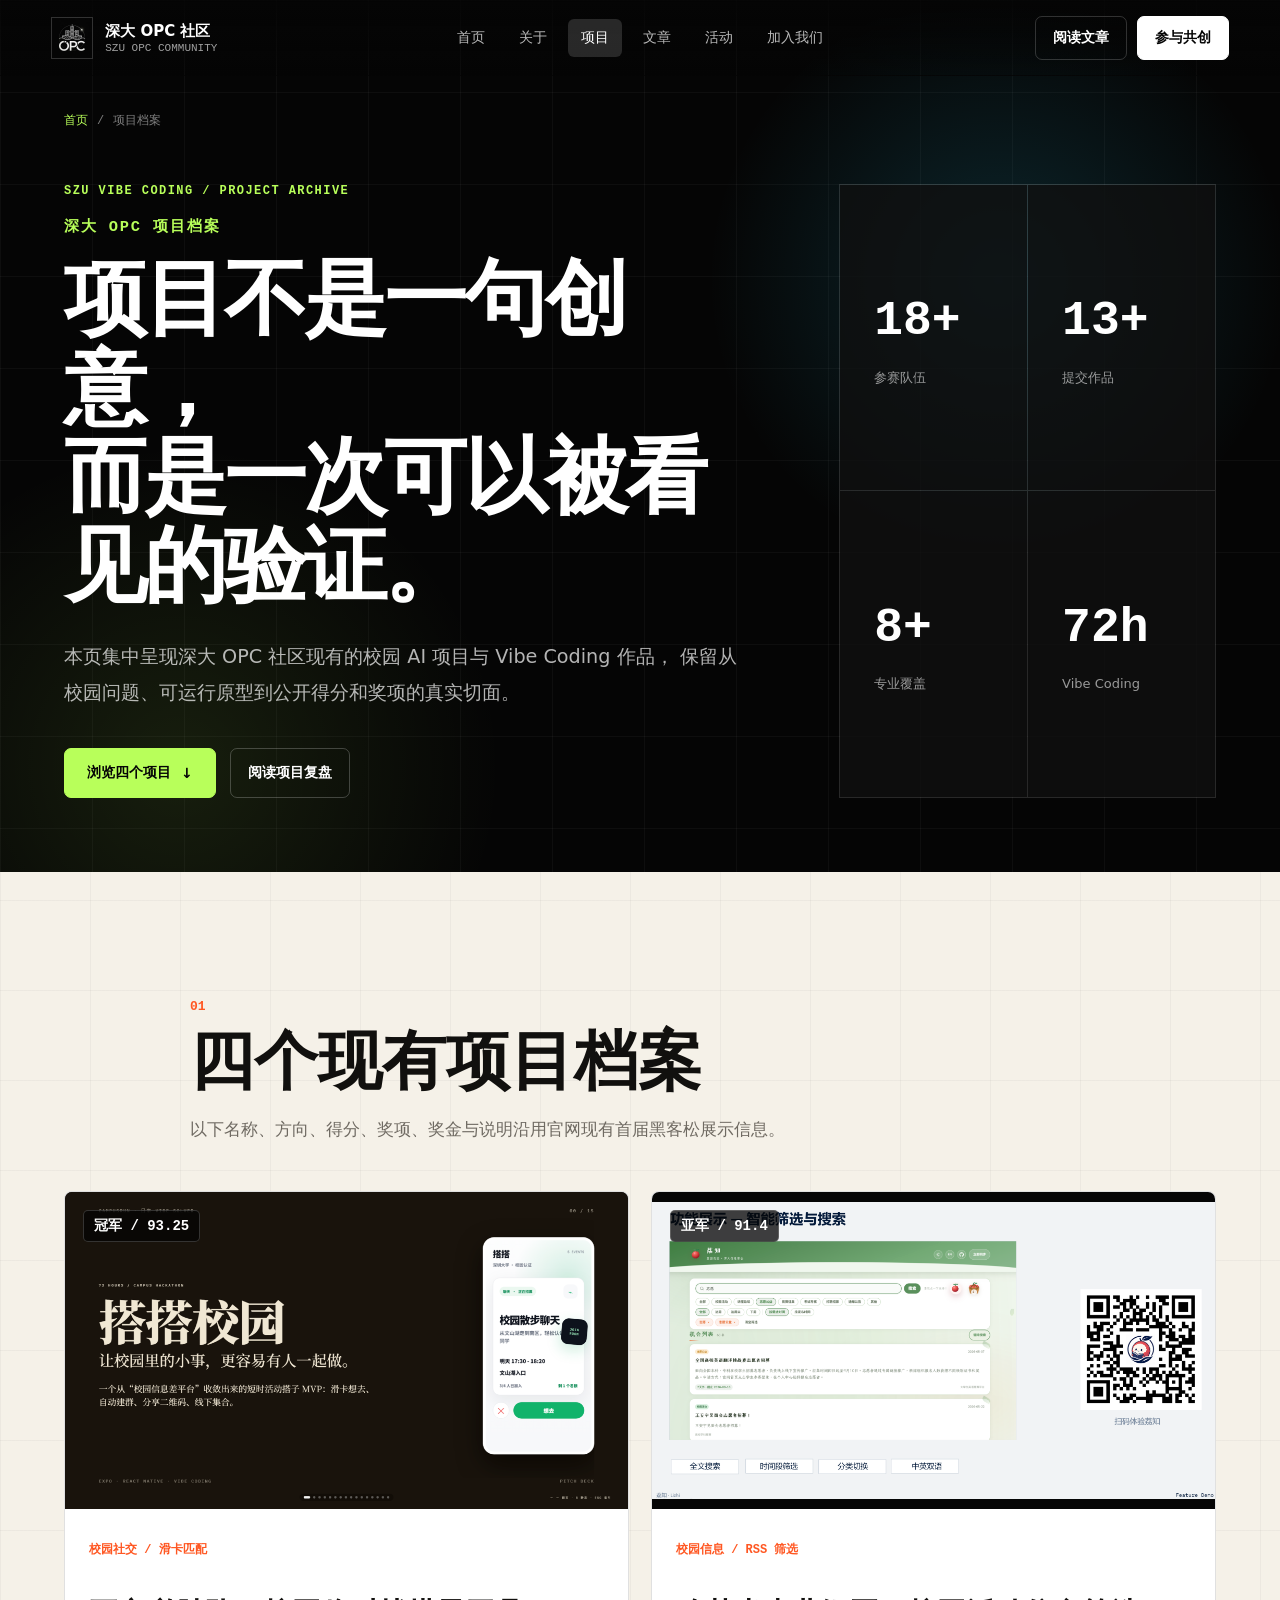
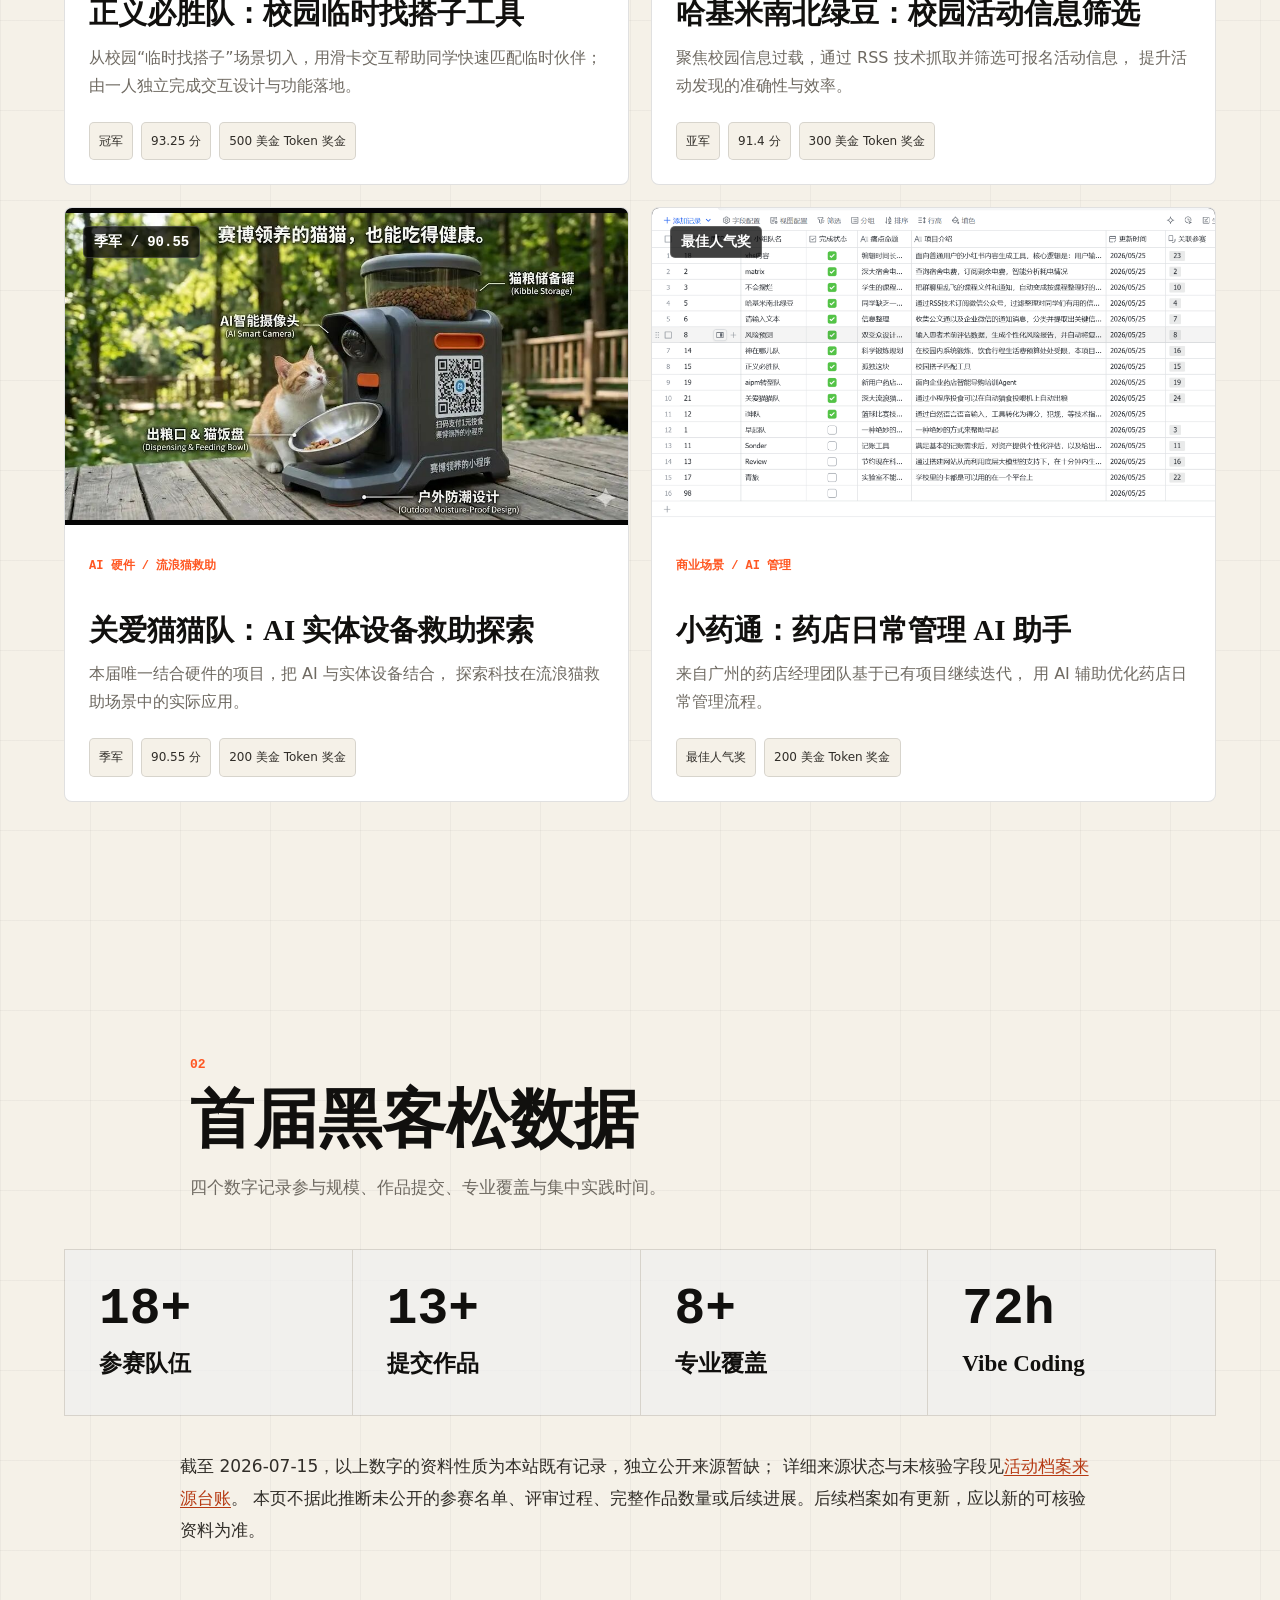
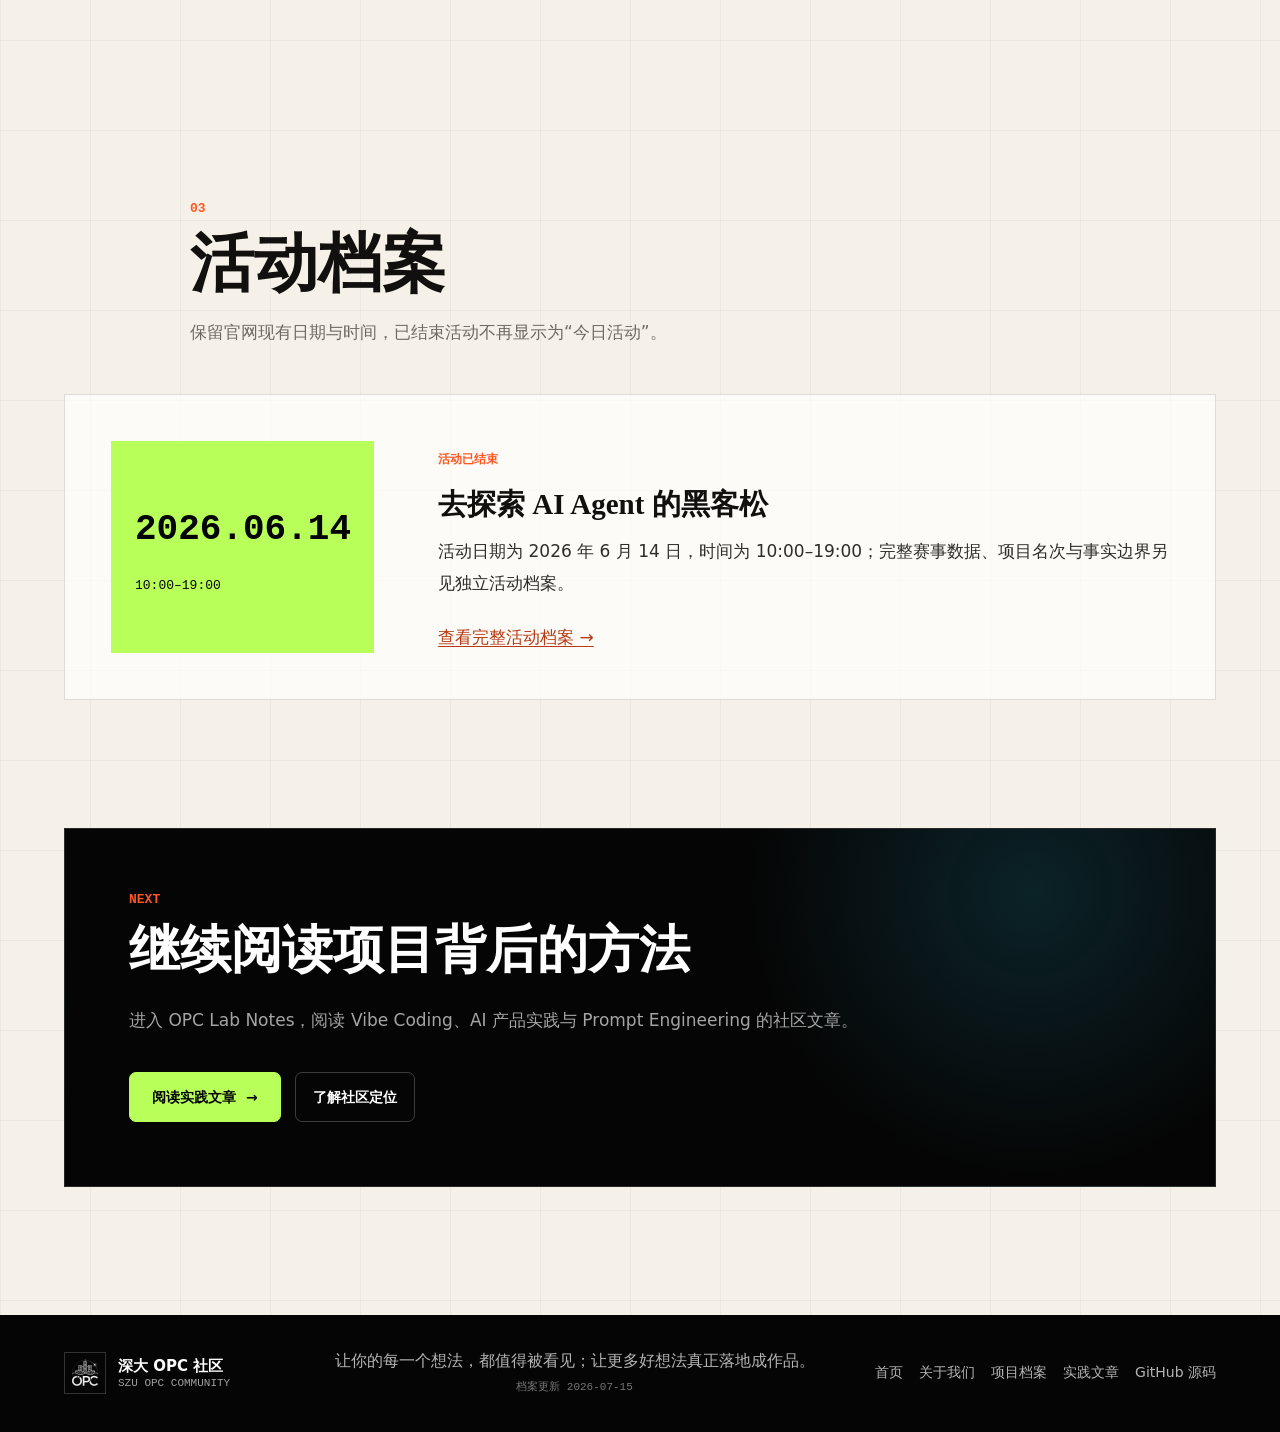
<file: projects.html>
<!doctype html>
<html lang="zh-CN">
  <head>
    <meta charset="UTF-8" />
    <meta name="viewport" content="width=device-width, initial-scale=1.0" />
    <meta name="robots" content="index, follow, max-image-preview:large, max-snippet:-1, max-video-preview:-1" />
    <meta name="author" content="深大 OPC 社区" />
    <meta name="theme-color" content="#050505" />
    <meta
      name="description"
      content="深大 OPC 社区项目档案，集中展示校园 AI 项目与 Vibe Coding 作品，包括正义必胜队、哈基米南北绿豆、关爱猫猫队与小药通的公开场景、得分和奖项。"
    />
    <title>深大 OPC 项目档案｜校园 AI 项目与 Vibe Coding 作品</title>
    <link rel="canonical" href="https://szu-opc.pages.dev/projects" />
    <link rel="alternate" hreflang="zh-CN" href="https://szu-opc.pages.dev/projects" />
    <link rel="alternate" hreflang="x-default" href="https://szu-opc.pages.dev/projects" />
    <link rel="icon" href="./LOGO.jpg" type="image/jpeg" />
    <link rel="manifest" href="./manifest.webmanifest" />
    <link rel="alternate" type="application/rss+xml" title="深大 OPC 社区内容更新" href="./feed.xml" />

    <meta property="og:type" content="website" />
    <meta property="og:locale" content="zh_CN" />
    <meta property="og:site_name" content="深大 OPC 社区" />
    <meta property="og:title" content="深大 OPC 项目档案｜校园 AI 项目与 Vibe Coding 作品" />
    <meta
      property="og:description"
      content="查看深大 OPC 社区现有校园 AI 项目、Vibe Coding 作品及其可核验的场景、得分与奖项。"
    />
    <meta property="og:url" content="https://szu-opc.pages.dev/projects" />
    <meta property="og:image" content="https://szu-opc.pages.dev/assets/project-hackathon-overview.png" />
    <meta property="og:image:width" content="1080" />
    <meta property="og:image:height" content="611" />
    <meta property="og:image:alt" content="深大 OPC 首届 Vibe Coding 黑客松项目清单截图" />

    <meta name="twitter:card" content="summary_large_image" />
    <meta name="twitter:title" content="深大 OPC 项目档案｜校园 AI 与 Vibe Coding 作品" />
    <meta
      name="twitter:description"
      content="四个现有校园 AI 项目及其公开场景、得分、奖项与 Vibe Coding 实践记录。"
    />
    <meta name="twitter:image" content="https://szu-opc.pages.dev/assets/project-hackathon-overview.png" />
    <meta name="twitter:image:alt" content="深大 OPC 首届 Vibe Coding 黑客松项目清单截图" />

    <script type="application/ld+json">
      {
        "@context": "https://schema.org",
        "@graph": [
          {
            "@type": "Organization",
            "@id": "https://szu-opc.pages.dev/#organization",
            "name": "深大 OPC 社区",
            "alternateName": [
              "深大OPC",
              "深大OPC社区",
              "深圳大学 OPC 社区",
              "深圳大学OPC社区",
              "深圳大学 OPC",
              "深圳大学OPC",
              "SZU OPC Community"
            ],
            "url": "https://szu-opc.pages.dev/",
            "logo": {
              "@type": "ImageObject",
              "url": "https://szu-opc.pages.dev/LOGO.jpg",
              "width": 640,
              "height": 640
            },
            "description": "面向深圳大学学生、教师与研究者、校友及合作伙伴的 One Person Company、Vibe Coding 与 AI 项目实践社区。",
            "disambiguatingDescription": "深大 OPC 社区的信息入口；不是深圳大学门户网站，不依据名称主张校方授权、主办、指导或组织隶属。",
            "knowsAbout": [
              "One Person Company",
              "Vibe Coding",
              "人工智能应用",
              "项目共创",
              "校园科创",
              "黑客松"
            ]
          },
          {
            "@type": "WebSite",
            "@id": "https://szu-opc.pages.dev/#website",
            "url": "https://szu-opc.pages.dev/",
            "name": "深大 OPC 社区",
            "alternateName": ["深圳大学 OPC 社区", "深大OPC", "SZU OPC Community"],
            "description": "深大 OPC 社区的项目、活动、实践文章与加入入口。",
            "publisher": { "@id": "https://szu-opc.pages.dev/#organization" },
            "inLanguage": "zh-CN"
          },
          {
            "@type": "CollectionPage",
            "@id": "https://szu-opc.pages.dev/projects#webpage",
            "url": "https://szu-opc.pages.dev/projects",
            "name": "深大 OPC 项目档案｜校园 AI 项目与 Vibe Coding 作品",
            "description": "深大 OPC 社区现有校园 AI 项目、Vibe Coding 作品及其公开场景、得分和奖项。",
            "isPartOf": { "@id": "https://szu-opc.pages.dev/#website" },
            "about": { "@id": "https://szu-opc.pages.dev/#organization" },
            "mainEntity": { "@id": "https://szu-opc.pages.dev/projects#project-list" },
            "breadcrumb": { "@id": "https://szu-opc.pages.dev/projects#breadcrumb" },
            "dateModified": "2026-07-15",
            "inLanguage": "zh-CN"
          },
          {
            "@type": "BreadcrumbList",
            "@id": "https://szu-opc.pages.dev/projects#breadcrumb",
            "itemListElement": [
              {
                "@type": "ListItem",
                "position": 1,
                "name": "首页",
                "item": "https://szu-opc.pages.dev/"
              },
              {
                "@type": "ListItem",
                "position": 2,
                "name": "项目档案",
                "item": "https://szu-opc.pages.dev/projects"
              }
            ]
          },
          {
            "@type": "ItemList",
            "@id": "https://szu-opc.pages.dev/projects#project-list",
            "name": "深大 OPC 首届 Vibe Coding 黑客松项目",
            "numberOfItems": 4,
            "itemListOrder": "https://schema.org/ItemListOrderAscending",
            "itemListElement": [
              {
                "@type": "ListItem",
                "position": 1,
                "url": "https://szu-opc.pages.dev/projects#project-justice",
                "item": {
                  "@type": "CreativeWork",
                  "name": "正义必胜队：校园临时找搭子工具",
                  "description": "从校园临时找搭子场景切入，用滑卡交互帮助同学快速匹配临时伙伴；由一人独立完成交互设计与功能落地。",
                  "image": "https://szu-opc.pages.dev/assets/project-justice.png",
                  "award": "冠军 / 93.25 / 500 美金 Token 奖金"
                }
              },
              {
                "@type": "ListItem",
                "position": 2,
                "url": "https://szu-opc.pages.dev/projects#project-rss",
                "item": {
                  "@type": "CreativeWork",
                  "name": "哈基米南北绿豆：校园活动信息筛选",
                  "description": "聚焦校园信息过载，通过 RSS 技术抓取并筛选可报名活动信息，提升活动发现的准确性与效率。",
                  "image": "https://szu-opc.pages.dev/assets/project-rss.png",
                  "award": "亚军 / 91.4 / 300 美金 Token 奖金"
                }
              },
              {
                "@type": "ListItem",
                "position": 3,
                "url": "https://szu-opc.pages.dev/projects#project-cats",
                "item": {
                  "@type": "CreativeWork",
                  "name": "关爱猫猫队：AI 实体设备救助探索",
                  "description": "本届唯一结合硬件的项目，把 AI 与实体设备结合，探索科技在流浪猫救助场景中的实际应用。",
                  "image": "https://szu-opc.pages.dev/assets/project-cats.jpg",
                  "award": "季军 / 90.55 / 200 美金 Token 奖金"
                }
              },
              {
                "@type": "ListItem",
                "position": 4,
                "url": "https://szu-opc.pages.dev/projects#project-xiaoyaotong",
                "item": {
                  "@type": "CreativeWork",
                  "name": "小药通：药店日常管理 AI 助手",
                  "description": "来自广州的药店经理团队基于已有项目继续迭代，用 AI 辅助优化药店日常管理流程。",
                  "image": "https://szu-opc.pages.dev/assets/project-hackathon-overview.png",
                  "award": "最佳人气奖 / 200 美金 Token 奖金"
                }
              }
            ]
          }
        ]
      }
    </script>
    <link rel="stylesheet" href="./styles.css" />
    <script src="./script.js" defer></script>
  </head>
  <body>
    <a class="skip-link" href="#main-content">跳到主要内容</a>

    <header class="site-header" data-elevated="false">
      <a class="brand" href="./" aria-label="返回深大 OPC 社区首页">
        <img
          src="./LOGO.jpg"
          alt="深大 OPC 社区 Logo"
          width="640"
          height="640"
          loading="eager"
          decoding="async"
        />
        <span>
          <strong>深大 OPC 社区</strong>
          <small>SZU OPC Community</small>
        </span>
      </a>

      <nav class="desktop-nav" aria-label="主导航">
        <a href="./">首页</a>
        <a href="./about">关于</a>
        <a href="./projects" aria-current="page">项目</a>
        <a href="./articles/">文章</a>
        <a href="./events/szu-vibe-coding-hackathon-2026">活动</a>
        <a href="./#join">加入我们</a>
      </nav>

      <div class="header-actions">
        <a class="ghost-button" href="./articles/">阅读文章</a>
        <a class="solid-button" href="./#join">参与共创</a>
        <button class="menu-button" type="button" aria-label="打开菜单" data-menu-button>
          <span></span>
          <span></span>
        </button>
      </div>
    </header>

    <aside class="mobile-panel" aria-hidden="true" data-mobile-panel>
      <a href="./">首页</a>
      <a href="./about">关于 OPC</a>
      <a href="./projects" aria-current="page">项目展示</a>
      <a href="./articles/">社区文章</a>
      <a href="./events/szu-vibe-coding-hackathon-2026">活动档案</a>
      <a href="./#join">加入我们</a>
    </aside>

    <main class="subpage-main" id="main-content">
      <section class="subpage-hero section-dark" id="projects">
        <div class="content-shell">
          <nav class="breadcrumb" aria-label="面包屑导航">
            <a href="./">首页</a>
            <span aria-hidden="true">/</span>
            <span aria-current="page">项目档案</span>
          </nav>

          <div class="subpage-hero-grid">
            <div class="subpage-hero-copy reveal">
              <p class="hero-eyebrow">SZU VIBE CODING / PROJECT ARCHIVE</p>
              <h1>
                <span class="subpage-title-label">深大 OPC 项目档案</span>
                项目不是一句创意，<br />而是一次可以被看见的验证。
              </h1>
              <p>
                本页集中呈现深大 OPC 社区现有的校园 AI 项目与 Vibe Coding 作品，
                保留从校园问题、可运行原型到公开得分和奖项的真实切面。
              </p>
              <div class="hero-actions">
                <a class="primary-cta" href="#project-list">
                  浏览四个项目
                  <span aria-hidden="true">↓</span>
                </a>
                <a class="secondary-cta" href="./articles/">阅读项目复盘</a>
              </div>
            </div>

            <dl class="hero-stats fact-grid reveal" aria-label="首届 Vibe Coding 黑客松数据">
              <div>
                <dt>18+</dt>
                <dd>参赛队伍</dd>
              </div>
              <div>
                <dt>13+</dt>
                <dd>提交作品</dd>
              </div>
              <div>
                <dt>8+</dt>
                <dd>专业覆盖</dd>
              </div>
              <div>
                <dt>72h</dt>
                <dd>Vibe Coding</dd>
              </div>
            </dl>
          </div>
        </div>
      </section>

      <section class="section content-shell" id="project-list" aria-labelledby="project-list-heading">
        <div class="section-heading reveal">
          <span class="section-number">01</span>
          <h2 id="project-list-heading">四个现有项目档案</h2>
          <p>以下名称、方向、得分、奖项、奖金与说明沿用官网现有首届黑客松展示信息。</p>
        </div>

        <div class="project-archive-grid reveal">
          <article class="project-card" id="project-justice">
            <figure class="project-visual photo-visual">
              <img
                src="./assets/project-justice.png"
                alt="正义必胜队校园临时找搭子工具项目展示图"
                width="1080"
                height="608"
                loading="lazy"
                decoding="async"
              />
              <figcaption>冠军 / 93.25</figcaption>
            </figure>
            <div class="editorial-content">
              <small>校园社交 / 滑卡匹配</small>
              <h3>正义必胜队：校园临时找搭子工具</h3>
              <p>
                从校园“临时找搭子”场景切入，用滑卡交互帮助同学快速匹配临时伙伴；
                由一人独立完成交互设计与功能落地。
              </p>
              <footer>
                <span>冠军</span>
                <span>93.25 分</span>
                <span>500 美金 Token 奖金</span>
              </footer>
            </div>
          </article>

          <article class="project-card" id="project-rss">
            <figure class="project-visual photo-visual">
              <img
                src="./assets/project-rss.png"
                alt="哈基米南北绿豆校园活动信息筛选项目展示图"
                width="1080"
                height="571"
                loading="lazy"
                decoding="async"
              />
              <figcaption>亚军 / 91.4</figcaption>
            </figure>
            <div class="editorial-content">
              <small>校园信息 / RSS 筛选</small>
              <h3>哈基米南北绿豆：校园活动信息筛选</h3>
              <p>
                聚焦校园信息过载，通过 RSS 技术抓取并筛选可报名活动信息，
                提升活动发现的准确性与效率。
              </p>
              <footer>
                <span>亚军</span>
                <span>91.4 分</span>
                <span>300 美金 Token 奖金</span>
              </footer>
            </div>
          </article>

          <article class="project-card" id="project-cats">
            <figure class="project-visual photo-visual">
              <img
                src="./assets/project-cats.jpg"
                alt="关爱猫猫队 AI 实体设备救助探索项目展示图"
                width="1024"
                height="559"
                loading="lazy"
                decoding="async"
              />
              <figcaption>季军 / 90.55</figcaption>
            </figure>
            <div class="editorial-content">
              <small>AI 硬件 / 流浪猫救助</small>
              <h3>关爱猫猫队：AI 实体设备救助探索</h3>
              <p>
                本届唯一结合硬件的项目，把 AI 与实体设备结合，
                探索科技在流浪猫救助场景中的实际应用。
              </p>
              <footer>
                <span>季军</span>
                <span>90.55 分</span>
                <span>200 美金 Token 奖金</span>
              </footer>
            </div>
          </article>

          <article class="project-card" id="project-xiaoyaotong">
            <figure class="project-visual photo-visual">
              <img
                src="./assets/project-hackathon-overview.png"
                alt="深大 OPC 首届 Vibe Coding 黑客松项目清单截图"
                width="1080"
                height="611"
                loading="lazy"
                decoding="async"
              />
              <figcaption>最佳人气奖</figcaption>
            </figure>
            <div class="editorial-content">
              <small>商业场景 / AI 管理</small>
              <h3>小药通：药店日常管理 AI 助手</h3>
              <p>
                来自广州的药店经理团队基于已有项目继续迭代，
                用 AI 辅助优化药店日常管理流程。
              </p>
              <footer>
                <span>最佳人气奖</span>
                <span>200 美金 Token 奖金</span>
              </footer>
            </div>
          </article>
        </div>
      </section>

      <section class="section content-shell" aria-labelledby="data-heading">
        <div class="section-heading reveal">
          <span class="section-number">02</span>
          <h2 id="data-heading">首届黑客松数据</h2>
          <p>四个数字记录参与规模、作品提交、专业覆盖与集中实践时间。</p>
        </div>

        <dl class="fact-grid archive-facts reveal">
          <div>
            <dt>18+</dt>
            <dd>参赛队伍</dd>
          </div>
          <div>
            <dt>13+</dt>
            <dd>提交作品</dd>
          </div>
          <div>
            <dt>8+</dt>
            <dd>专业覆盖</dd>
          </div>
          <div>
            <dt>72h</dt>
            <dd>Vibe Coding</dd>
          </div>
        </dl>

        <div class="editorial-content reveal">
          <p>
            截至 <time datetime="2026-07-15">2026-07-15</time>，以上数字的资料性质为本站既有记录，独立公开来源暂缺；
            详细来源状态与未核验字段见<a href="./events/szu-vibe-coding-hackathon-2026#verification">活动档案来源台账</a>。
            本页不据此推断未公开的参赛名单、评审过程、完整作品数量或后续进展。后续档案如有更新，应以新的可核验资料为准。
          </p>
        </div>
      </section>

      <section class="section content-shell" id="events" aria-labelledby="events-heading">
        <div class="section-heading reveal">
          <span class="section-number">03</span>
          <h2 id="events-heading">活动档案</h2>
          <p>保留官网现有日期与时间，已结束活动不再显示为“今日活动”。</p>
        </div>

        <article class="event-record editorial-content reveal">
          <time datetime="2026-06-14">
            <strong>2026.06.14</strong>
            <span>10:00–19:00</span>
          </time>
          <div>
            <small>活动已结束</small>
            <h3>去探索 AI Agent 的黑客松</h3>
            <p>活动日期为 2026 年 6 月 14 日，时间为 10:00–19:00；完整赛事数据、项目名次与事实边界另见独立活动档案。</p>
            <a href="./events/szu-vibe-coding-hackathon-2026">查看完整活动档案 →</a>
          </div>
        </article>
      </section>

      <section class="section content-shell subpage-cta" aria-labelledby="reading-heading">
        <div class="editorial-content reveal">
          <span class="section-number">NEXT</span>
          <h2 id="reading-heading">继续阅读项目背后的方法</h2>
          <p>进入 OPC Lab Notes，阅读 Vibe Coding、AI 产品实践与 Prompt Engineering 的社区文章。</p>
          <div class="hero-actions">
            <a class="primary-cta" href="./articles/">阅读实践文章 <span aria-hidden="true">→</span></a>
            <a class="secondary-cta" href="./about">了解社区定位</a>
          </div>
        </div>
      </section>
    </main>

    <footer class="site-footer">
      <a class="brand footer-brand" href="./" aria-label="返回深大 OPC 社区首页">
        <img
          src="./LOGO.jpg"
          alt="深大 OPC 社区 Logo"
          width="640"
          height="640"
          loading="lazy"
          decoding="async"
        />
        <span>
          <strong>深大 OPC 社区</strong>
          <small>SZU OPC Community</small>
        </span>
      </a>
      <p>
        让你的每一个想法，都值得被看见；让更多好想法真正落地成作品。<br />
        <small>档案更新 <time datetime="2026-07-15">2026-07-15</time></small>
      </p>
      <div class="footer-links">
        <a href="./">首页</a>
        <a href="./about">关于我们</a>
        <a href="./projects" aria-current="page">项目档案</a>
        <a href="./articles/">实践文章</a>
        <a href="https://github.com/Magnum854/-OPC-" rel="external">GitHub 源码</a>
      </div>
    </footer>
    <!-- Cloudflare Web Analytics -->
    <script
      type="module"
      src="https://static.cloudflareinsights.com/beacon.min.js"
      data-cf-beacon='{"token":"05f66a3d12f74f93a8ef1a1a5f1fec0f"}'
    ></script>
    <!-- End Cloudflare Web Analytics -->
  </body>
</html>
</file>
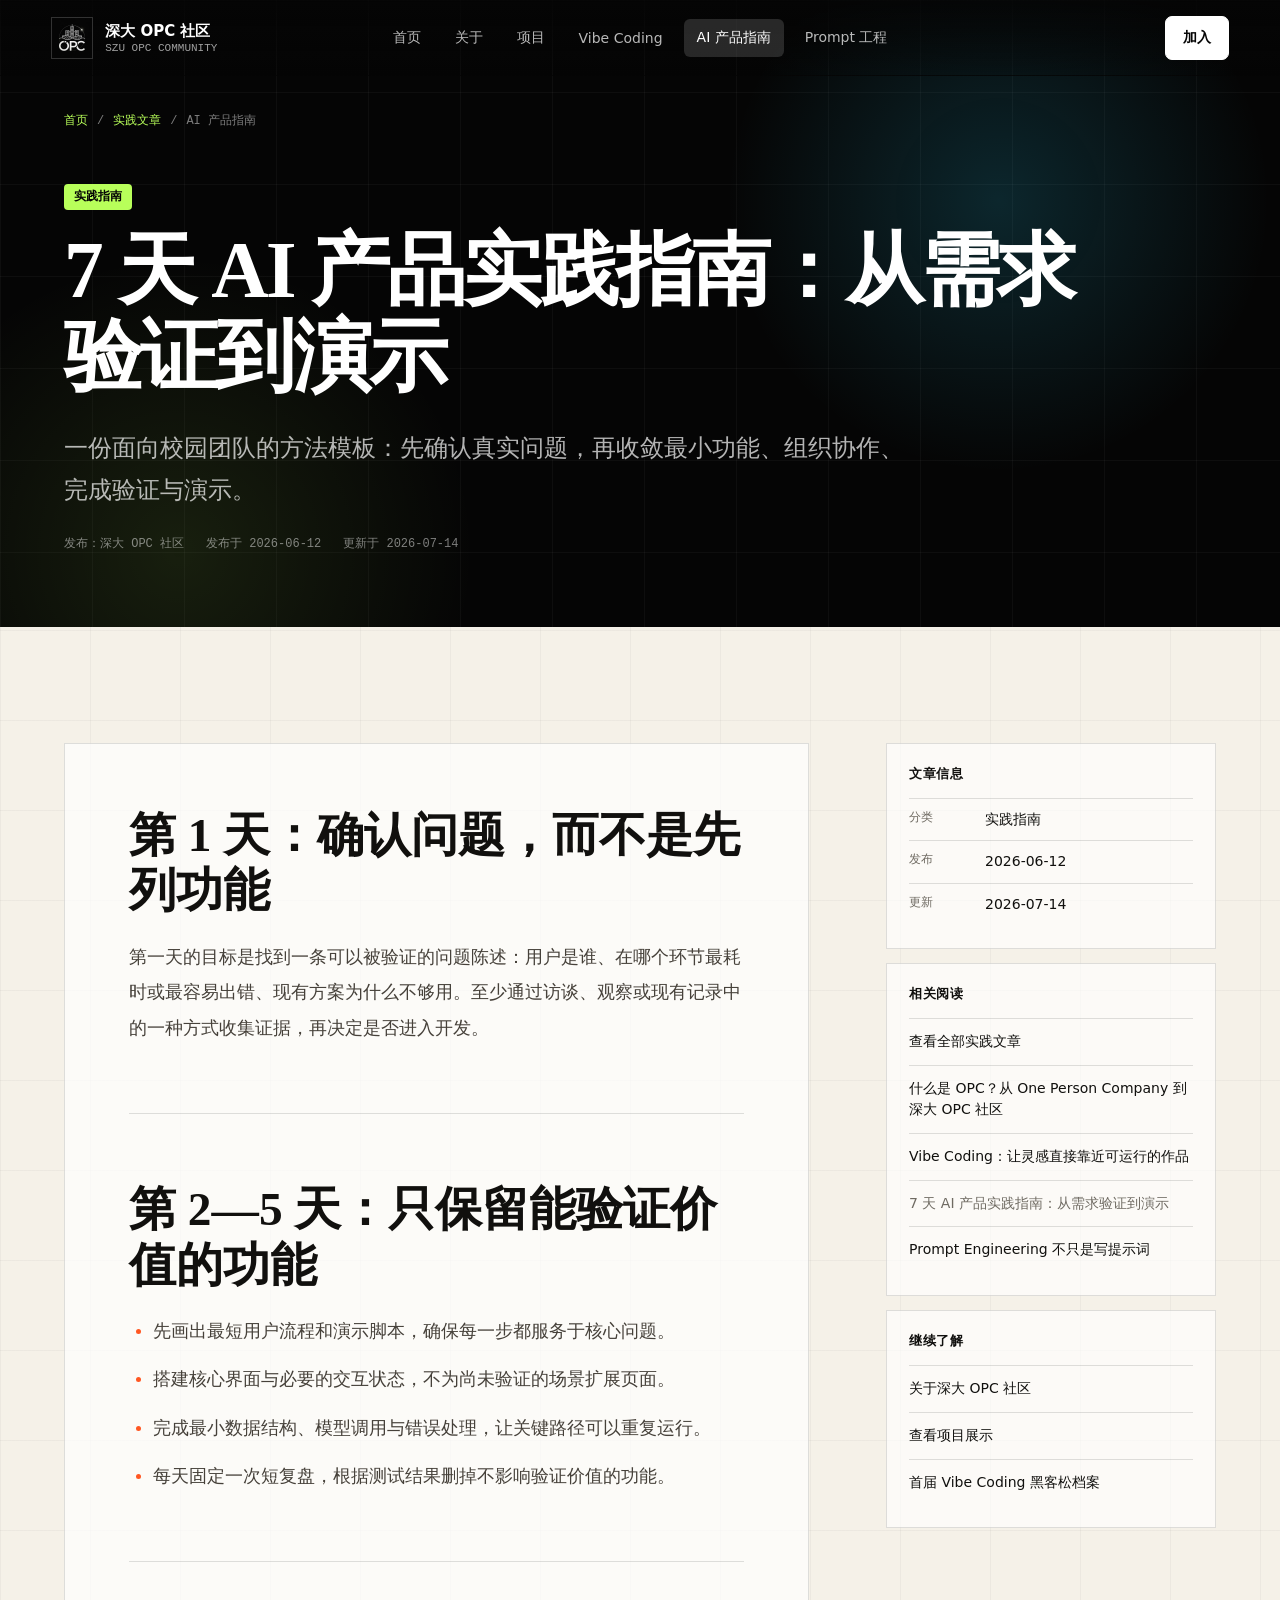
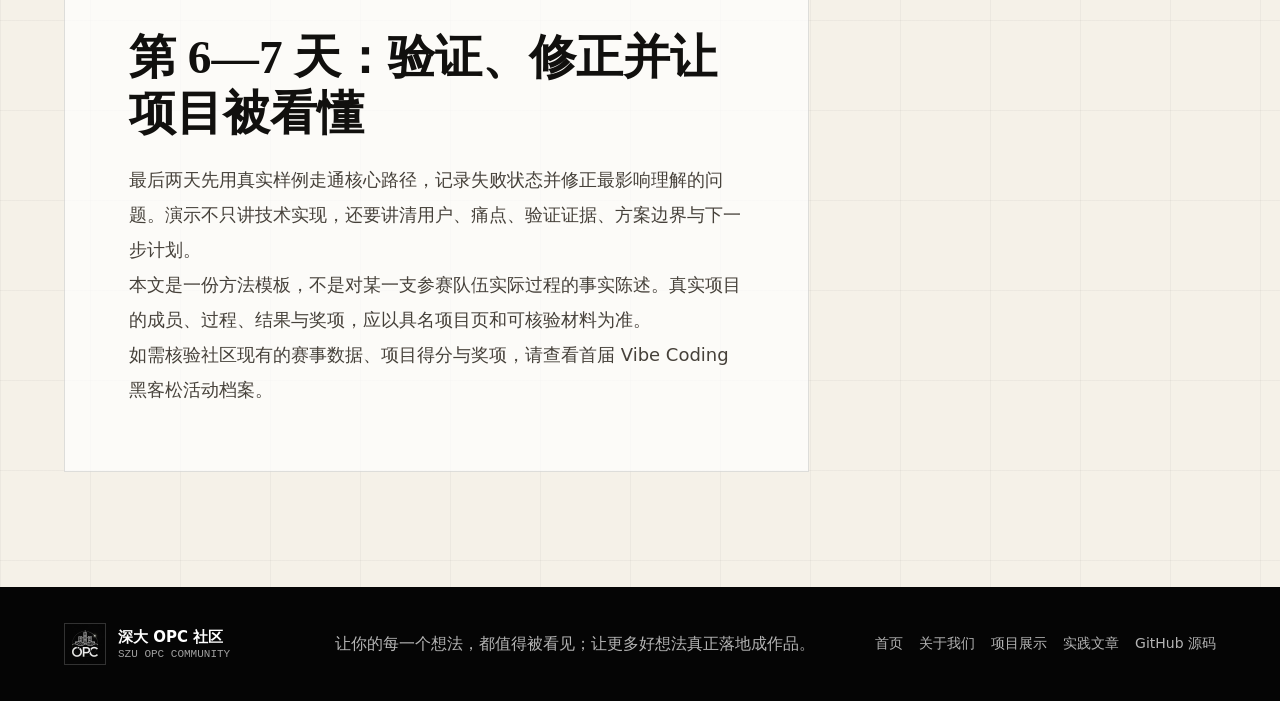
<file: articles/ai-product-7-days.html>
<!doctype html>
<html lang="zh-CN">
  <head>
    <meta charset="UTF-8" />
    <meta name="viewport" content="width=device-width, initial-scale=1.0" />
    <meta
      name="description"
      content="一份面向校园团队的 7 天 AI 产品实践框架，覆盖真实需求判断、最小功能取舍、协作分工、验证与演示。"
    />
    <meta
      name="robots"
      content="index, follow, max-image-preview:large, max-snippet:-1, max-video-preview:-1"
    />
    <title>7 天 AI 产品实践指南：从需求验证到演示 | 深大 OPC 社区</title>
    <link rel="canonical" href="https://szu-opc.pages.dev/articles/ai-product-7-days" />
    <link rel="icon" href="../LOGO.jpg" type="image/jpeg" />
    <link rel="manifest" href="../manifest.webmanifest" />
    <link
      rel="alternate"
      type="application/rss+xml"
      title="深大 OPC 社区文章"
      href="../feed.xml"
    />

    <meta property="og:type" content="article" />
    <meta property="og:locale" content="zh_CN" />
    <meta property="og:site_name" content="深大 OPC 社区" />
    <meta property="og:title" content="7 天 AI 产品实践指南：从需求验证到演示" />
    <meta
      property="og:description"
      content="面向校园团队的 7 天 AI 产品方法模板：确认问题、收敛功能、协作验证并准备演示。"
    />
    <meta property="og:url" content="https://szu-opc.pages.dev/articles/ai-product-7-days" />
    <meta property="og:image" content="https://szu-opc.pages.dev/LOGO.jpg" />
    <meta property="og:image:width" content="640" />
    <meta property="og:image:height" content="640" />
    <meta property="og:image:alt" content="深大 OPC 社区品牌标识" />
    <meta property="article:published_time" content="2026-06-12" />
    <meta property="article:modified_time" content="2026-07-14" />

    <meta name="twitter:card" content="summary" />
    <meta name="twitter:title" content="7 天 AI 产品实践指南：从需求验证到演示" />
    <meta
      name="twitter:description"
      content="面向校园团队的 7 天 AI 产品方法模板：确认问题、收敛功能、协作验证并准备演示。"
    />
    <meta name="twitter:image" content="https://szu-opc.pages.dev/LOGO.jpg" />
    <meta name="twitter:image:alt" content="深大 OPC 社区品牌标识" />

    <script type="application/ld+json">
      {
        "@context": "https://schema.org",
        "@graph": [
          {
            "@type": "Organization",
            "@id": "https://szu-opc.pages.dev/#organization",
            "name": "深大 OPC 社区",
            "alternateName": ["深大OPC", "深大OPC社区", "深圳大学 OPC 社区", "深圳大学OPC社区", "深圳大学 OPC", "深圳大学OPC", "SZU OPC Community"],
            "url": "https://szu-opc.pages.dev/",
            "logo": {
              "@type": "ImageObject",
              "url": "https://szu-opc.pages.dev/LOGO.jpg",
              "width": 640,
              "height": 640
            },
            "description": "面向深圳大学学生、教师与研究者、校友及合作伙伴的 One Person Company、Vibe Coding 与 AI 项目实践社区。",
            "disambiguatingDescription": "深大 OPC 社区的信息入口；不是深圳大学门户网站，不依据名称主张校方授权、主办、指导或组织隶属。"
          },
          {
            "@type": "WebSite",
            "@id": "https://szu-opc.pages.dev/#website",
            "url": "https://szu-opc.pages.dev/",
            "name": "深大 OPC 社区",
            "publisher": { "@id": "https://szu-opc.pages.dev/#organization" },
            "inLanguage": "zh-CN"
          },
          {
            "@type": "WebPage",
            "@id": "https://szu-opc.pages.dev/articles/ai-product-7-days",
            "url": "https://szu-opc.pages.dev/articles/ai-product-7-days",
            "name": "7 天 AI 产品实践指南：从需求验证到演示",
            "description": "面向校园团队的 7 天 AI 产品实践框架，覆盖需求判断、功能取舍、协作验证与演示。",
            "isPartOf": { "@id": "https://szu-opc.pages.dev/#website" },
            "about": { "@id": "https://szu-opc.pages.dev/#organization" },
            "mainEntity": { "@id": "https://szu-opc.pages.dev/articles/ai-product-7-days#article" },
            "breadcrumb": { "@id": "https://szu-opc.pages.dev/articles/ai-product-7-days#breadcrumb" },
            "datePublished": "2026-06-12",
            "dateModified": "2026-07-14",
            "inLanguage": "zh-CN"
          },
          {
            "@type": "Article",
            "@id": "https://szu-opc.pages.dev/articles/ai-product-7-days#article",
            "headline": "7 天 AI 产品实践指南：从需求验证到演示",
            "description": "面向校园团队的 7 天 AI 产品实践框架，覆盖需求判断、功能取舍、协作验证与演示。",
            "articleSection": "AI 产品实践指南",
            "inLanguage": "zh-CN",
            "datePublished": "2026-06-12",
            "dateModified": "2026-07-14",
            "mainEntityOfPage": { "@id": "https://szu-opc.pages.dev/articles/ai-product-7-days" },
            "isPartOf": { "@id": "https://szu-opc.pages.dev/#website" },
            "image": {
              "@type": "ImageObject",
              "url": "https://szu-opc.pages.dev/LOGO.jpg",
              "width": 640,
              "height": 640
            },
            "author": { "@id": "https://szu-opc.pages.dev/#organization" },
            "publisher": { "@id": "https://szu-opc.pages.dev/#organization" }
          },
          {
            "@type": "BreadcrumbList",
            "@id": "https://szu-opc.pages.dev/articles/ai-product-7-days#breadcrumb",
            "itemListElement": [
              {
                "@type": "ListItem",
                "position": 1,
                "name": "首页",
                "item": "https://szu-opc.pages.dev/"
              },
              {
                "@type": "ListItem",
                "position": 2,
                "name": "实践文章",
                "item": "https://szu-opc.pages.dev/articles/"
              },
              {
                "@type": "ListItem",
                "position": 3,
                "name": "7 天 AI 产品实践指南：从需求验证到演示",
                "item": "https://szu-opc.pages.dev/articles/ai-product-7-days"
              }
            ]
          }
        ]
      }
    </script>
    <link rel="stylesheet" href="../styles.css" />
  </head>
  <body>
    <a class="skip-link" href="#main-content">跳到主要内容</a>
    <header class="site-header subpage-header" data-elevated="false">
      <a class="brand" href="../" aria-label="返回深大 OPC 社区首页">
        <img
          src="../LOGO.jpg"
          alt="深大 OPC 社区 Logo"
          width="640"
          height="640"
          loading="eager"
          decoding="async"
        />
        <span>
          <strong>深大 OPC 社区</strong>
          <small>SZU OPC Community</small>
        </span>
      </a>
      <nav class="desktop-nav" aria-label="主导航">
        <a href="../">首页</a>
        <a href="../about">关于</a>
        <a href="../projects">项目</a>
        <a href="./vibe-coding">Vibe Coding</a>
        <a href="./ai-product-7-days" aria-current="page">AI 产品指南</a>
        <a href="./prompt-engineering">Prompt 工程</a>
      </nav>
      <div class="header-actions">
        <a class="solid-button" href="../#join">加入</a>
        <button class="menu-button" type="button" aria-label="打开菜单" data-menu-button>
          <span></span>
          <span></span>
        </button>
      </div>
    </header>

    <aside class="mobile-panel" aria-hidden="true" data-mobile-panel>
      <a href="../">首页</a>
      <a href="../about">关于深大 OPC</a>
      <a href="../projects">项目展示</a>
      <a href="./">文章中心</a>
      <a href="./vibe-coding">Vibe Coding</a>
      <a href="./ai-product-7-days" aria-current="page">AI 产品指南</a>
      <a href="./prompt-engineering">Prompt Engineering</a>
    </aside>

    <main class="subpage-main" id="main-content">
      <section class="subpage-hero section-dark">
        <div class="content-shell">
          <nav class="breadcrumb" aria-label="面包屑">
            <a href="../">首页</a>
            <span aria-hidden="true">/</span>
            <a href="./">实践文章</a>
            <span aria-hidden="true">/</span>
            <span aria-current="page">AI 产品指南</span>
          </nav>
          <p class="article-category">实践指南</p>
          <h1>7 天 AI 产品实践指南：从需求验证到演示</h1>
          <p class="article-lead">一份面向校园团队的方法模板：先确认真实问题，再收敛最小功能、组织协作、完成验证与演示。</p>
          <p class="article-meta">
            <span>发布：深大 OPC 社区</span>
            <time datetime="2026-06-12">发布于 2026-06-12</time>
            <time datetime="2026-07-14">更新于 2026-07-14</time>
          </p>
        </div>
      </section>

      <div class="content-shell article-layout">
        <article class="article-body">
          <section>
            <h2>第 1 天：确认问题，而不是先列功能</h2>
            <p>
              第一天的目标是找到一条可以被验证的问题陈述：用户是谁、在哪个环节最耗时或最容易出错、现有方案为什么不够用。至少通过访谈、观察或现有记录中的一种方式收集证据，再决定是否进入开发。
            </p>
          </section>
          <section>
            <h2>第 2—5 天：只保留能验证价值的功能</h2>
            <ul>
              <li>先画出最短用户流程和演示脚本，确保每一步都服务于核心问题。</li>
              <li>搭建核心界面与必要的交互状态，不为尚未验证的场景扩展页面。</li>
              <li>完成最小数据结构、模型调用与错误处理，让关键路径可以重复运行。</li>
              <li>每天固定一次短复盘，根据测试结果删掉不影响验证价值的功能。</li>
            </ul>
          </section>
          <section>
            <h2>第 6—7 天：验证、修正并让项目被看懂</h2>
            <p>
              最后两天先用真实样例走通核心路径，记录失败状态并修正最影响理解的问题。演示不只讲技术实现，还要讲清用户、痛点、验证证据、方案边界与下一步计划。
            </p>
            <p>
              本文是一份方法模板，不是对某一支参赛队伍实际过程的事实陈述。真实项目的成员、过程、结果与奖项，应以具名项目页和可核验材料为准。
            </p>
            <p>
              如需核验社区现有的赛事数据、项目得分与奖项，请查看<a href="../events/szu-vibe-coding-hackathon-2026">首届 Vibe Coding 黑客松活动档案</a>。
            </p>
          </section>
        </article>

        <aside class="article-aside" aria-label="文章信息与相关阅读">
          <section>
            <h2>文章信息</h2>
            <dl>
              <div><dt>分类</dt><dd>实践指南</dd></div>
              <div><dt>发布</dt><dd>2026-06-12</dd></div>
              <div><dt>更新</dt><dd>2026-07-14</dd></div>
            </dl>
          </section>
          <nav class="related-links" aria-label="相关阅读">
            <h2>相关阅读</h2>
            <a href="./">查看全部实践文章</a>
            <a href="./what-is-opc">什么是 OPC？从 One Person Company 到深大 OPC 社区</a>
            <a href="./vibe-coding">Vibe Coding：让灵感直接靠近可运行的作品</a>
            <span aria-current="page">7 天 AI 产品实践指南：从需求验证到演示</span>
            <a href="./prompt-engineering">Prompt Engineering 不只是写提示词</a>
          </nav>
          <nav class="related-links" aria-label="更多页面">
            <h2>继续了解</h2>
            <a href="../about">关于深大 OPC 社区</a>
            <a href="../projects">查看项目展示</a>
            <a href="../events/szu-vibe-coding-hackathon-2026">首届 Vibe Coding 黑客松档案</a>
          </nav>
        </aside>
      </div>
    </main>

    <footer class="site-footer">
      <div class="brand footer-brand">
        <img
          src="../LOGO.jpg"
          alt=""
          width="640"
          height="640"
          loading="lazy"
          decoding="async"
        />
        <span>
          <strong>深大 OPC 社区</strong>
          <small>SZU OPC Community</small>
        </span>
      </div>
      <p>让你的每一个想法，都值得被看见；让更多好想法真正落地成作品。</p>
      <div class="footer-links">
        <a href="../">首页</a>
        <a href="../about">关于我们</a>
        <a href="../projects">项目展示</a>
        <a href="./">实践文章</a>
        <a href="https://github.com/Magnum854/-OPC-" rel="external">GitHub 源码</a>
      </div>
    </footer>
    <script src="../script.js"></script>
    <!-- Cloudflare Web Analytics -->
    <script
      type="module"
      src="https://static.cloudflareinsights.com/beacon.min.js"
      data-cf-beacon='{"token":"05f66a3d12f74f93a8ef1a1a5f1fec0f"}'
    ></script>
    <!-- End Cloudflare Web Analytics -->
  </body>
</html>
</file>
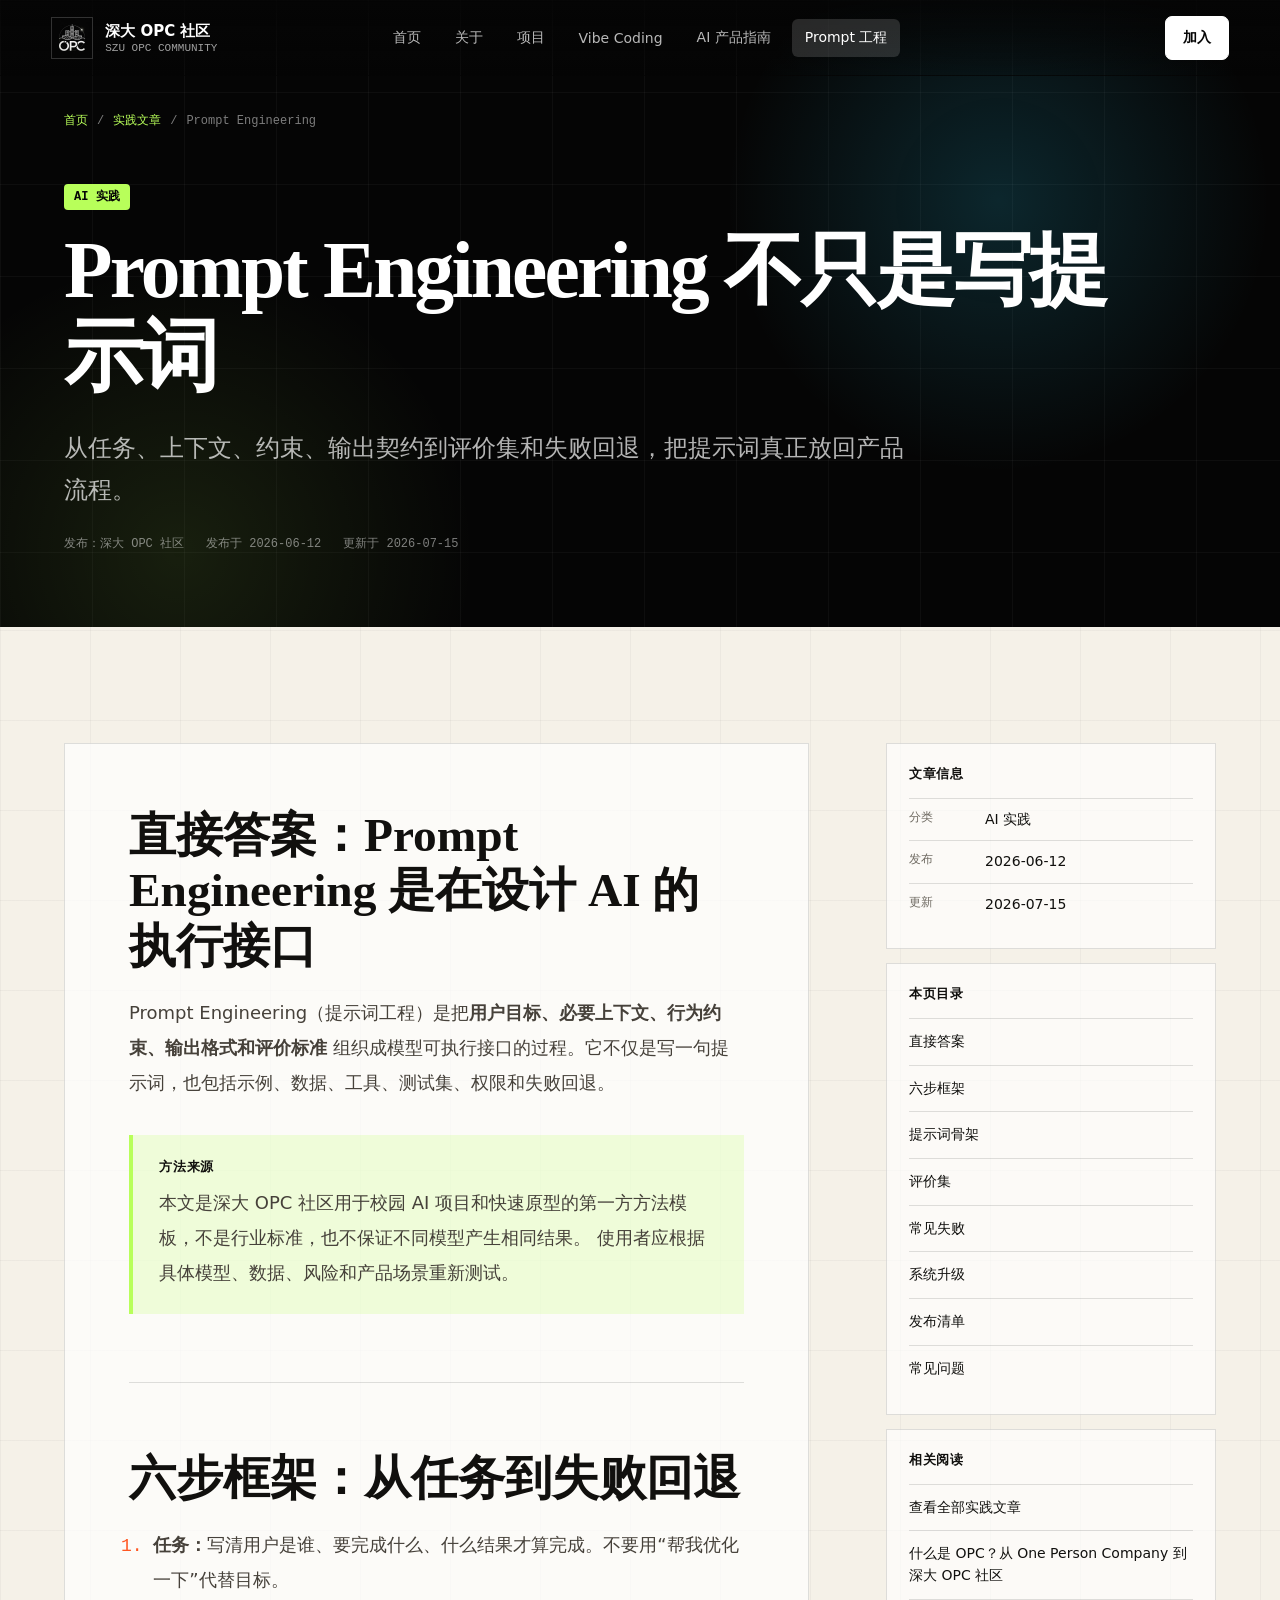
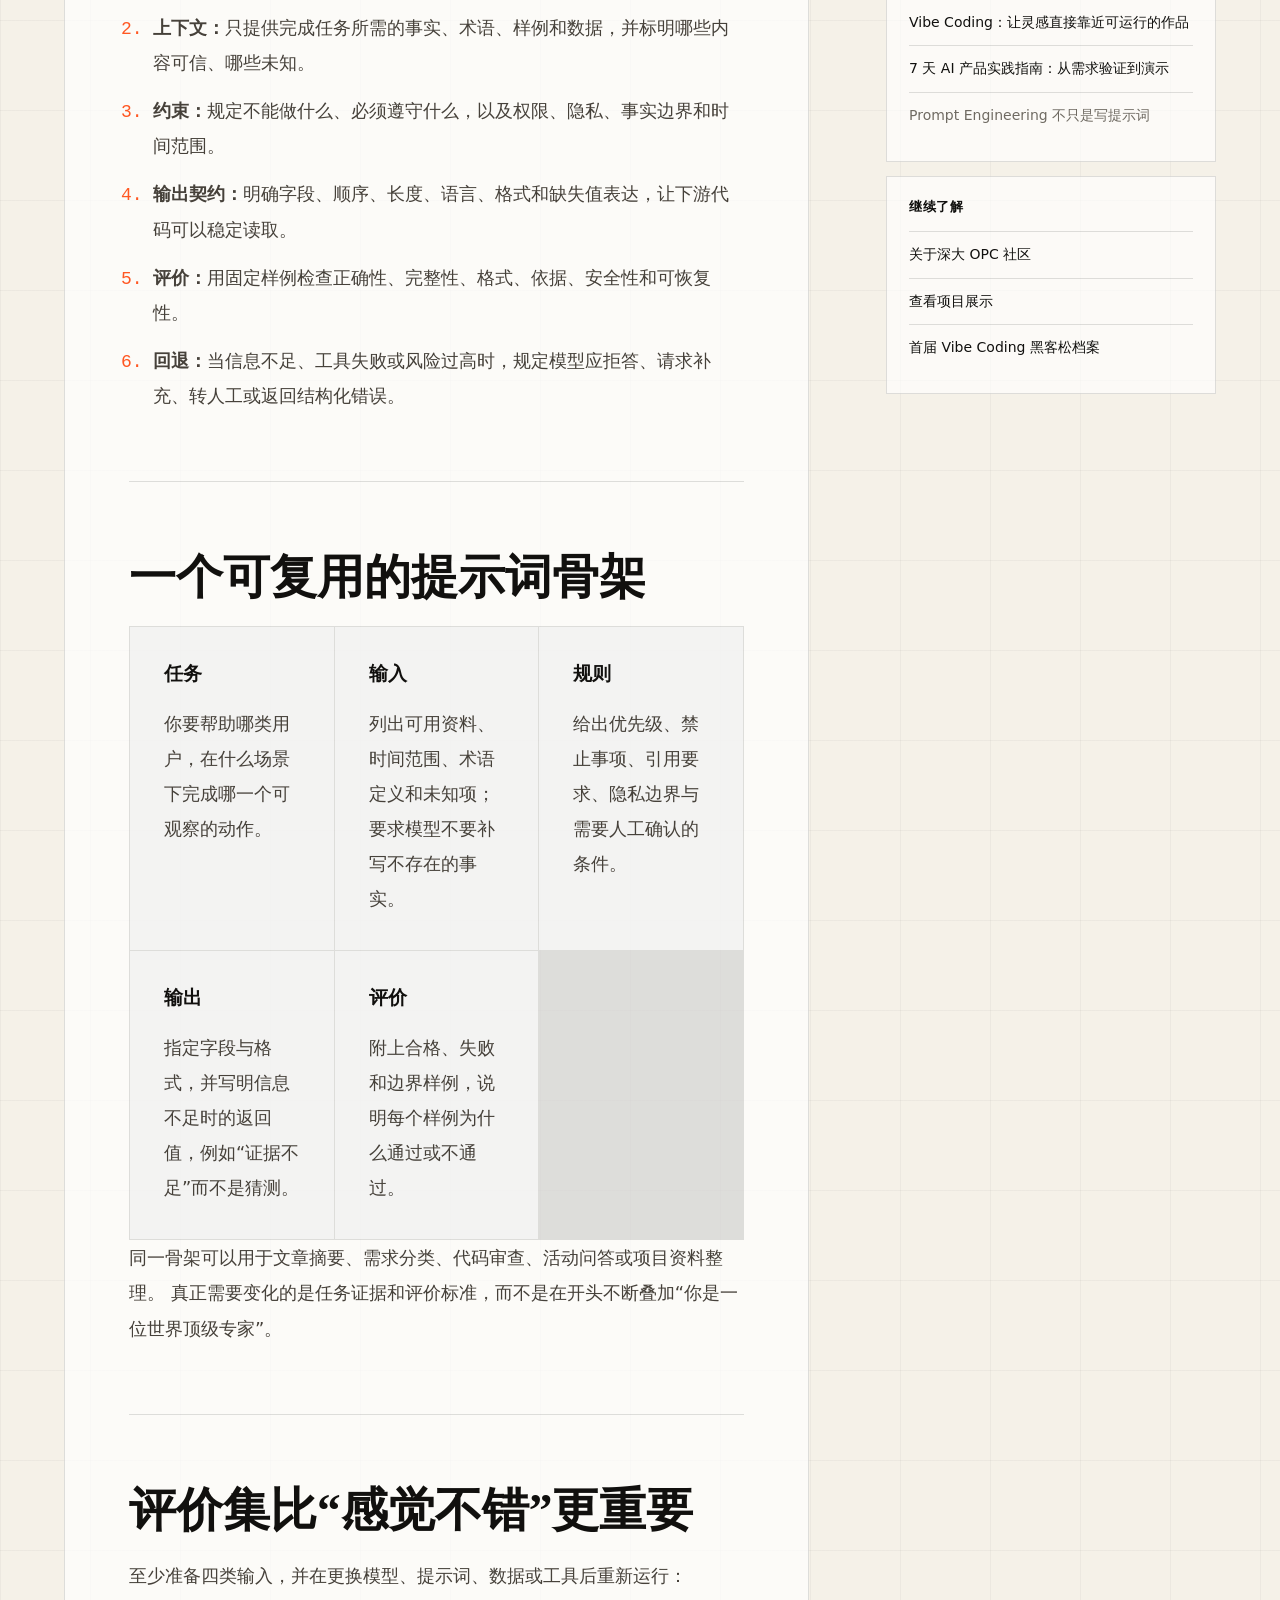
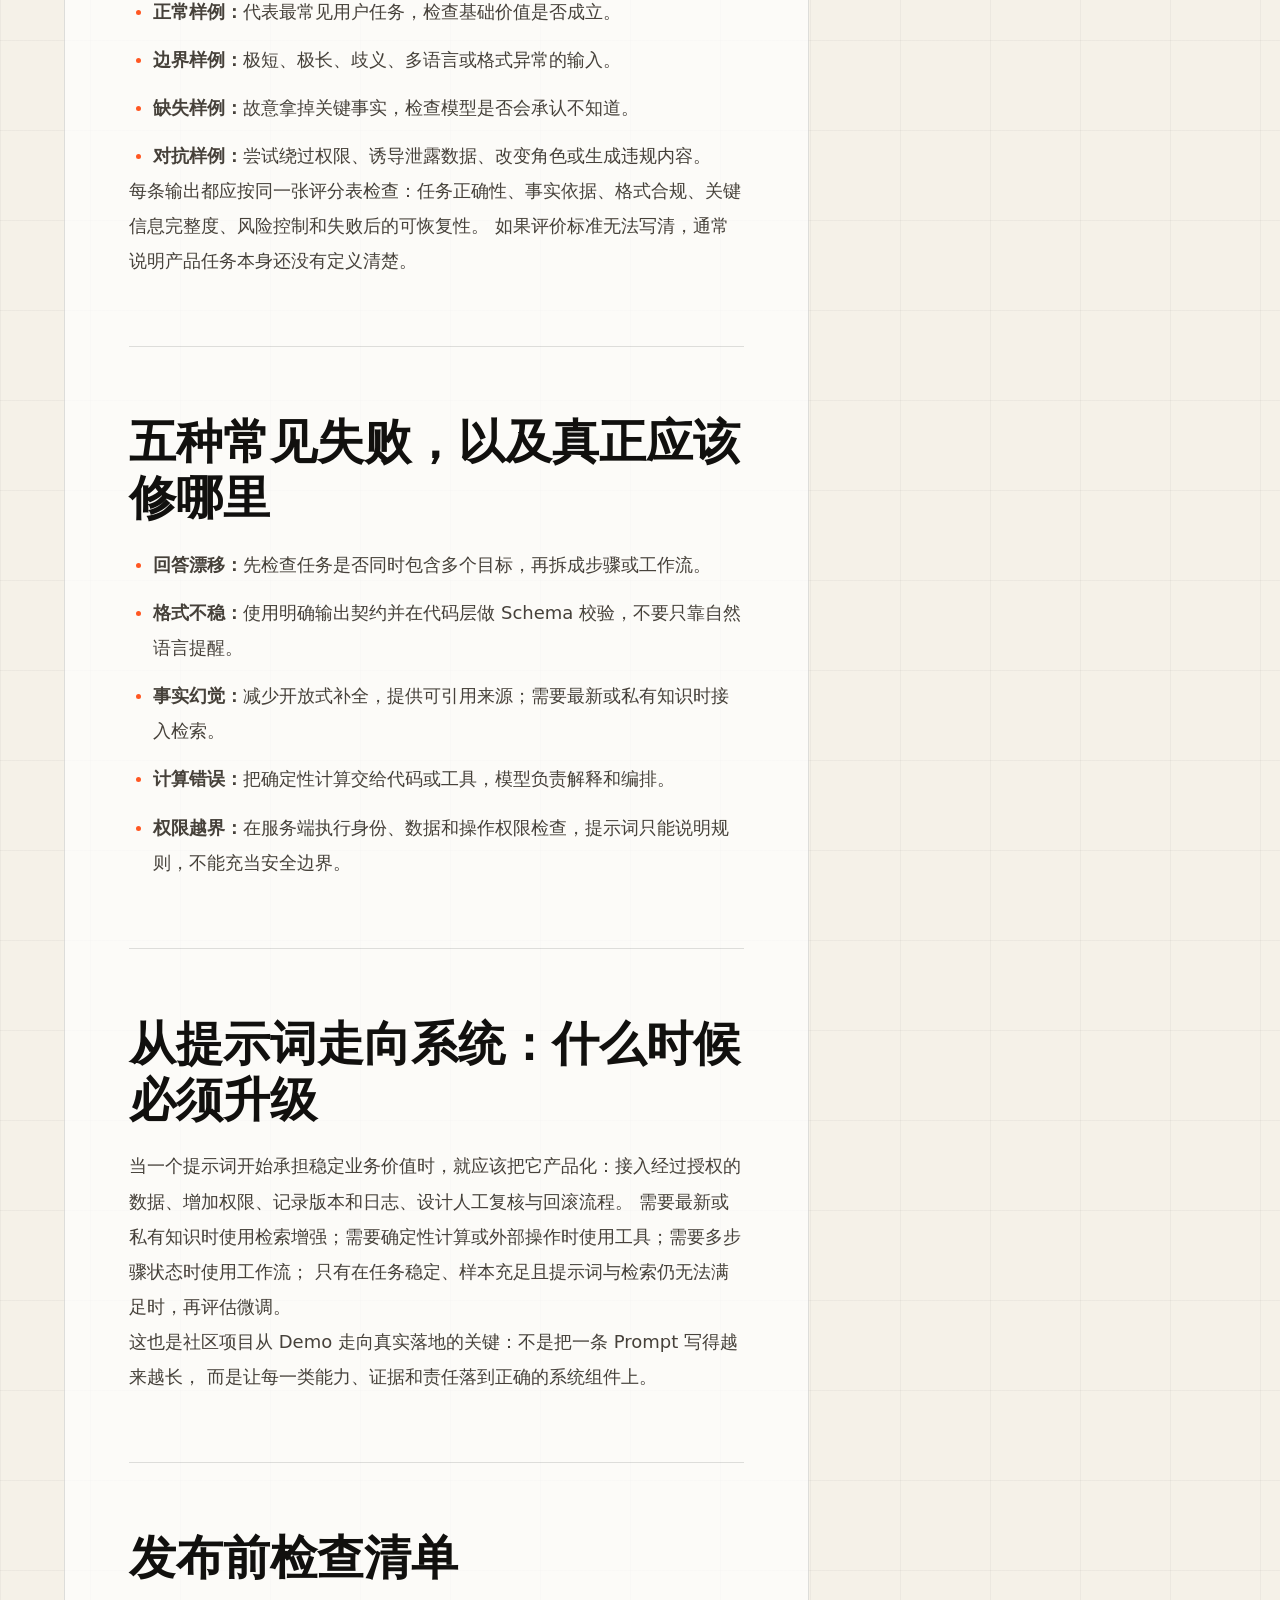
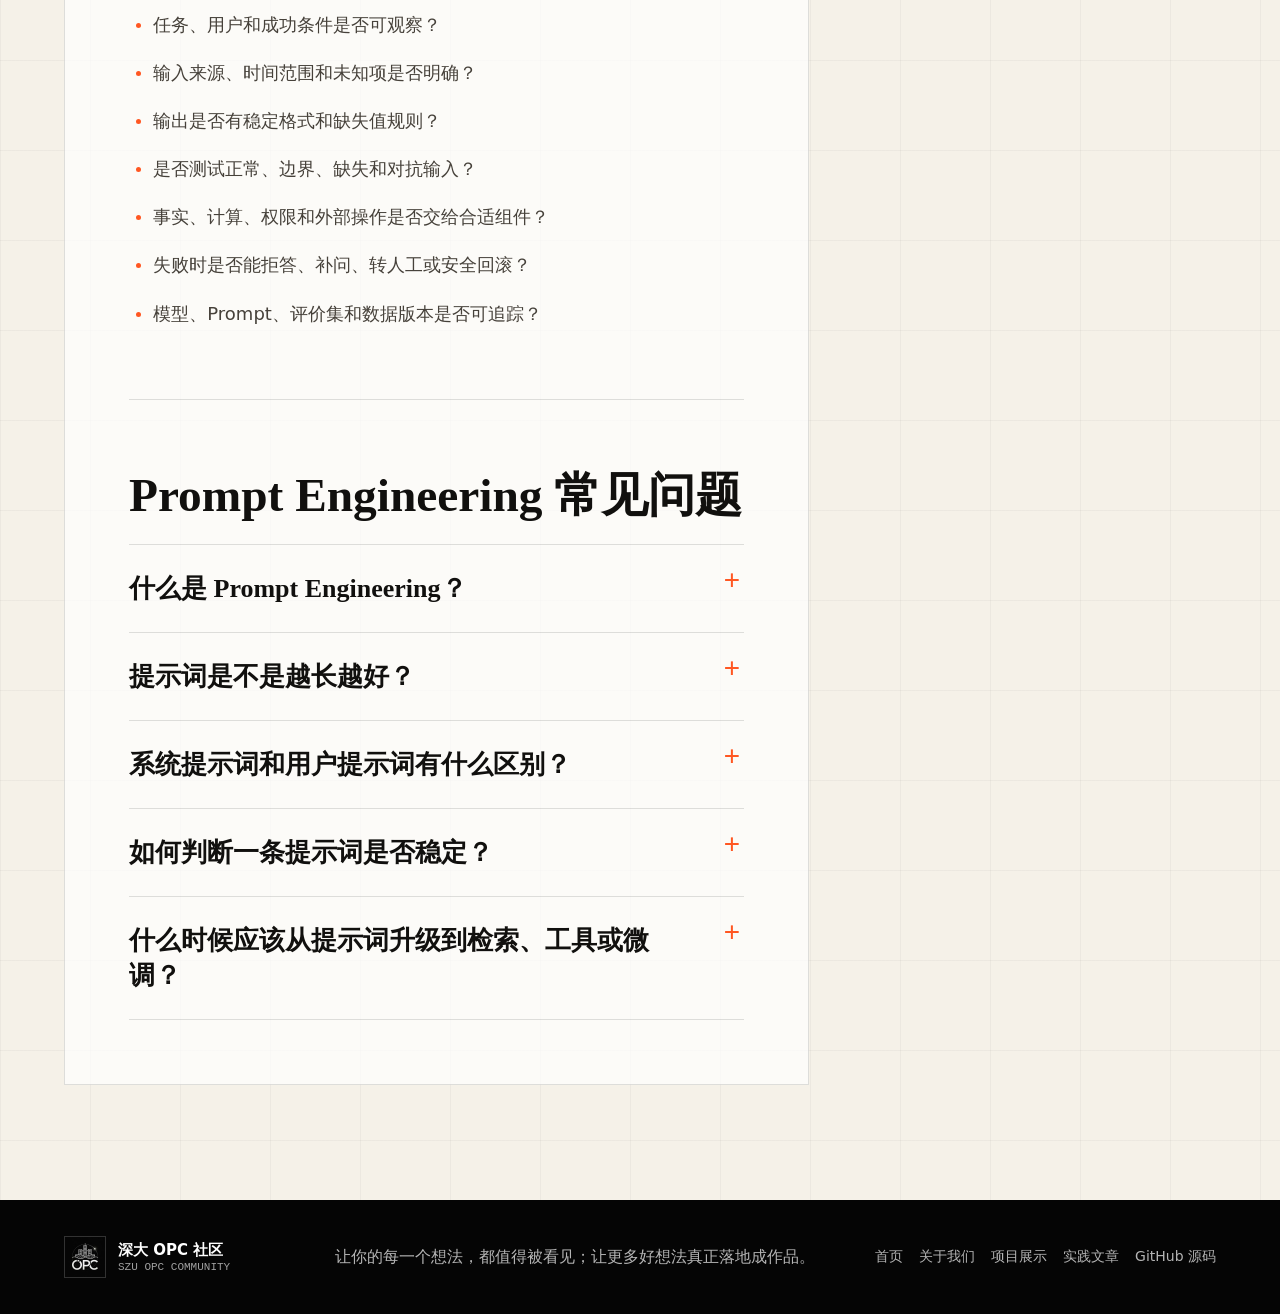
<file: articles/prompt-engineering.html>
<!doctype html>
<html lang="zh-CN">
  <head>
    <meta charset="UTF-8" />
    <meta name="viewport" content="width=device-width, initial-scale=1.0" />
    <meta
      name="description"
      content="Prompt Engineering 提示词工程实践指南：从任务定义、上下文、约束、输出契约到评价集、失败回退和产品化，提供深大 OPC 社区可复用的六步方法与检查清单。"
    />
    <meta
      name="robots"
      content="index, follow, max-image-preview:large, max-snippet:-1, max-video-preview:-1"
    />
    <meta name="author" content="深大 OPC 社区" />
    <title>Prompt Engineering 提示词工程指南｜任务、约束、评价与迭代</title>
    <link rel="canonical" href="https://szu-opc.pages.dev/articles/prompt-engineering" />
    <link rel="icon" href="../LOGO.jpg" type="image/jpeg" />
    <link rel="manifest" href="../manifest.webmanifest" />
    <link
      rel="alternate"
      type="application/rss+xml"
      title="深大 OPC 社区文章"
      href="../feed.xml"
    />

    <meta property="og:type" content="article" />
    <meta property="og:locale" content="zh_CN" />
    <meta property="og:site_name" content="深大 OPC 社区" />
    <meta property="og:title" content="Prompt Engineering 提示词工程指南｜任务、约束、评价与迭代" />
    <meta
      property="og:description"
      content="一套从任务定义、上下文、输出契约到评价集和失败回退的可复用 Prompt Engineering 方法。"
    />
    <meta property="og:url" content="https://szu-opc.pages.dev/articles/prompt-engineering" />
    <meta property="og:image" content="https://szu-opc.pages.dev/LOGO.jpg" />
    <meta property="og:image:width" content="640" />
    <meta property="og:image:height" content="640" />
    <meta property="og:image:alt" content="深大 OPC 社区品牌标识" />
    <meta property="article:published_time" content="2026-06-12" />
    <meta property="article:modified_time" content="2026-07-15" />

    <meta name="twitter:card" content="summary" />
    <meta name="twitter:title" content="Prompt Engineering 提示词工程指南" />
    <meta
      name="twitter:description"
      content="任务、上下文、约束、输出契约、评价集与失败回退：把提示词真正做成产品。"
    />
    <meta name="twitter:image" content="https://szu-opc.pages.dev/LOGO.jpg" />
    <meta name="twitter:image:alt" content="深大 OPC 社区品牌标识" />

    <script type="application/ld+json">
      {
        "@context": "https://schema.org",
        "@graph": [
          {
            "@type": "Organization",
            "@id": "https://szu-opc.pages.dev/#organization",
            "name": "深大 OPC 社区",
            "alternateName": ["深大OPC", "深大OPC社区", "深圳大学 OPC 社区", "深圳大学OPC社区", "深圳大学 OPC", "深圳大学OPC", "SZU OPC Community"],
            "url": "https://szu-opc.pages.dev/",
            "logo": {
              "@type": "ImageObject",
              "url": "https://szu-opc.pages.dev/LOGO.jpg",
              "width": 640,
              "height": 640
            },
            "description": "面向深圳大学学生、教师与研究者、校友及合作伙伴的 One Person Company、Vibe Coding 与 AI 项目实践社区。",
            "disambiguatingDescription": "深大 OPC 社区的信息入口；不是深圳大学门户网站，不依据名称主张校方授权、主办、指导或组织隶属。"
          },
          {
            "@type": "WebSite",
            "@id": "https://szu-opc.pages.dev/#website",
            "url": "https://szu-opc.pages.dev/",
            "name": "深大 OPC 社区",
            "publisher": { "@id": "https://szu-opc.pages.dev/#organization" },
            "inLanguage": "zh-CN"
          },
          {
            "@type": "WebPage",
            "@id": "https://szu-opc.pages.dev/articles/prompt-engineering",
            "url": "https://szu-opc.pages.dev/articles/prompt-engineering",
            "name": "Prompt Engineering 提示词工程指南｜任务、约束、评价与迭代",
            "description": "从任务定义、上下文、约束、输出契约到评价集和失败回退的 Prompt Engineering 实践指南。",
            "isPartOf": { "@id": "https://szu-opc.pages.dev/#website" },
            "about": { "@id": "https://szu-opc.pages.dev/#organization" },
            "mainEntity": { "@id": "https://szu-opc.pages.dev/articles/prompt-engineering#article" },
            "breadcrumb": { "@id": "https://szu-opc.pages.dev/articles/prompt-engineering#breadcrumb" },
            "datePublished": "2026-06-12",
            "dateModified": "2026-07-15",
            "inLanguage": "zh-CN"
          },
          {
            "@type": "Article",
            "@id": "https://szu-opc.pages.dev/articles/prompt-engineering#article",
            "headline": "Prompt Engineering 提示词工程指南：任务、约束、评价与迭代",
            "description": "深大 OPC 社区整理的提示词工程六步方法、评价清单、失败模式与产品化边界。",
            "articleSection": "AI 实践",
            "inLanguage": "zh-CN",
            "datePublished": "2026-06-12",
            "dateModified": "2026-07-15",
            "isAccessibleForFree": true,
            "keywords": ["Prompt Engineering", "提示词工程", "提示词评价", "AI 产品", "深大 OPC"],
            "mainEntityOfPage": { "@id": "https://szu-opc.pages.dev/articles/prompt-engineering" },
            "isPartOf": { "@id": "https://szu-opc.pages.dev/#website" },
            "image": {
              "@type": "ImageObject",
              "url": "https://szu-opc.pages.dev/LOGO.jpg",
              "width": 640,
              "height": 640
            },
            "author": { "@id": "https://szu-opc.pages.dev/#organization" },
            "publisher": { "@id": "https://szu-opc.pages.dev/#organization" }
          },
          {
            "@type": "FAQPage",
            "@id": "https://szu-opc.pages.dev/articles/prompt-engineering#faq",
            "url": "https://szu-opc.pages.dev/articles/prompt-engineering#faq",
            "isPartOf": { "@id": "https://szu-opc.pages.dev/articles/prompt-engineering" },
            "mainEntity": [
              {
                "@type": "Question",
                "name": "什么是 Prompt Engineering？",
                "acceptedAnswer": {
                  "@type": "Answer",
                  "text": "Prompt Engineering 是把用户目标、必要上下文、行为约束、输出格式和评价标准组织成模型可执行接口的过程。它不仅是写一句提示词，也包括样例、工具、数据、测试和失败回退设计。"
                }
              },
              {
                "@type": "Question",
                "name": "提示词是不是越长越好？",
                "acceptedAnswer": {
                  "@type": "Answer",
                  "text": "不是。长度只有在信息确实帮助模型完成任务时才有价值。重复规则、相互冲突的要求和无关背景会增加歧义；更好的目标是让每段内容都有明确作用。"
                }
              },
              {
                "@type": "Question",
                "name": "系统提示词和用户提示词有什么区别？",
                "acceptedAnswer": {
                  "@type": "Answer",
                  "text": "系统提示词通常承载稳定角色、全局规则和安全边界，用户提示词承载本次任务与输入。产品还应在代码层验证权限和输出，不能只依赖提示词保证安全。"
                }
              },
              {
                "@type": "Question",
                "name": "如何判断一条提示词是否稳定？",
                "acceptedAnswer": {
                  "@type": "Answer",
                  "text": "建立覆盖正常输入、边界输入、缺失信息和对抗输入的评价集，重复运行并检查正确性、完整性、格式、事实依据、安全性和失败可恢复性，而不是只挑一条漂亮结果。"
                }
              },
              {
                "@type": "Question",
                "name": "什么时候应该从提示词升级到检索、工具或微调？",
                "acceptedAnswer": {
                  "@type": "Answer",
                  "text": "当任务需要最新或私有知识、确定性计算、外部操作、严格权限或稳定领域行为时，应分别考虑检索增强、工具调用、工作流和微调；不要继续用更长提示词掩盖系统能力缺口。"
                }
              }
            ]
          },
          {
            "@type": "BreadcrumbList",
            "@id": "https://szu-opc.pages.dev/articles/prompt-engineering#breadcrumb",
            "itemListElement": [
              {
                "@type": "ListItem",
                "position": 1,
                "name": "首页",
                "item": "https://szu-opc.pages.dev/"
              },
              {
                "@type": "ListItem",
                "position": 2,
                "name": "实践文章",
                "item": "https://szu-opc.pages.dev/articles/"
              },
              {
                "@type": "ListItem",
                "position": 3,
                "name": "Prompt Engineering 不只是写提示词",
                "item": "https://szu-opc.pages.dev/articles/prompt-engineering"
              }
            ]
          }
        ]
      }
    </script>
    <link rel="stylesheet" href="../styles.css" />
  </head>
  <body>
    <a class="skip-link" href="#main-content">跳到主要内容</a>
    <header class="site-header subpage-header" data-elevated="false">
      <a class="brand" href="../" aria-label="返回深大 OPC 社区首页">
        <img
          src="../LOGO.jpg"
          alt="深大 OPC 社区 Logo"
          width="640"
          height="640"
          loading="eager"
          decoding="async"
        />
        <span>
          <strong>深大 OPC 社区</strong>
          <small>SZU OPC Community</small>
        </span>
      </a>
      <nav class="desktop-nav" aria-label="主导航">
        <a href="../">首页</a>
        <a href="../about">关于</a>
        <a href="../projects">项目</a>
        <a href="./vibe-coding">Vibe Coding</a>
        <a href="./ai-product-7-days">AI 产品指南</a>
        <a href="./prompt-engineering" aria-current="page">Prompt 工程</a>
      </nav>
      <div class="header-actions">
        <a class="solid-button" href="../#join">加入</a>
        <button class="menu-button" type="button" aria-label="打开菜单" data-menu-button>
          <span></span>
          <span></span>
        </button>
      </div>
    </header>

    <aside class="mobile-panel" aria-hidden="true" data-mobile-panel>
      <a href="../">首页</a>
      <a href="../about">关于深大 OPC</a>
      <a href="../projects">项目展示</a>
      <a href="./">文章中心</a>
      <a href="./vibe-coding">Vibe Coding</a>
      <a href="./ai-product-7-days">AI 产品指南</a>
      <a href="./prompt-engineering" aria-current="page">Prompt Engineering</a>
    </aside>

    <main class="subpage-main" id="main-content">
      <section class="subpage-hero section-dark">
        <div class="content-shell">
          <nav class="breadcrumb" aria-label="面包屑">
            <a href="../">首页</a>
            <span aria-hidden="true">/</span>
            <a href="./">实践文章</a>
            <span aria-hidden="true">/</span>
            <span aria-current="page">Prompt Engineering</span>
          </nav>
          <p class="article-category">AI 实践</p>
          <h1>Prompt Engineering 不只是写提示词</h1>
          <p class="article-lead">从任务、上下文、约束、输出契约到评价集和失败回退，把提示词真正放回产品流程。</p>
          <p class="article-meta">
            <span>发布：深大 OPC 社区</span>
            <time datetime="2026-06-12">发布于 2026-06-12</time>
            <time datetime="2026-07-15">更新于 2026-07-15</time>
          </p>
        </div>
      </section>

      <div class="content-shell article-layout">
        <article class="article-body">
          <section aria-labelledby="answer-heading">
            <h2 id="answer-heading">直接答案：Prompt Engineering 是在设计 AI 的执行接口</h2>
            <p>
              Prompt Engineering（提示词工程）是把<strong>用户目标、必要上下文、行为约束、输出格式和评价标准</strong>
              组织成模型可执行接口的过程。它不仅是写一句提示词，也包括示例、数据、工具、测试集、权限和失败回退。
            </p>
            <aside class="editorial-note" aria-label="方法来源说明">
              <strong>方法来源</strong>
              <p>
                本文是深大 OPC 社区用于校园 AI 项目和快速原型的第一方方法模板，不是行业标准，也不保证不同模型产生相同结果。
                使用者应根据具体模型、数据、风险和产品场景重新测试。
              </p>
            </aside>
          </section>

          <section aria-labelledby="framework-heading">
            <h2 id="framework-heading">六步框架：从任务到失败回退</h2>
            <ol>
              <li><strong>任务：</strong>写清用户是谁、要完成什么、什么结果才算完成。不要用“帮我优化一下”代替目标。</li>
              <li><strong>上下文：</strong>只提供完成任务所需的事实、术语、样例和数据，并标明哪些内容可信、哪些未知。</li>
              <li><strong>约束：</strong>规定不能做什么、必须遵守什么，以及权限、隐私、事实边界和时间范围。</li>
              <li><strong>输出契约：</strong>明确字段、顺序、长度、语言、格式和缺失值表达，让下游代码可以稳定读取。</li>
              <li><strong>评价：</strong>用固定样例检查正确性、完整性、格式、依据、安全性和可恢复性。</li>
              <li><strong>回退：</strong>当信息不足、工具失败或风险过高时，规定模型应拒答、请求补充、转人工或返回结构化错误。</li>
            </ol>
          </section>

          <section aria-labelledby="example-heading">
            <h2 id="example-heading">一个可复用的提示词骨架</h2>
            <div class="comparison-content">
              <div>
                <h3>任务</h3>
                <p>你要帮助哪类用户，在什么场景下完成哪一个可观察的动作。</p>
              </div>
              <div>
                <h3>输入</h3>
                <p>列出可用资料、时间范围、术语定义和未知项；要求模型不要补写不存在的事实。</p>
              </div>
              <div>
                <h3>规则</h3>
                <p>给出优先级、禁止事项、引用要求、隐私边界与需要人工确认的条件。</p>
              </div>
              <div>
                <h3>输出</h3>
                <p>指定字段与格式，并写明信息不足时的返回值，例如“证据不足”而不是猜测。</p>
              </div>
              <div>
                <h3>评价</h3>
                <p>附上合格、失败和边界样例，说明每个样例为什么通过或不通过。</p>
              </div>
            </div>
            <p>
              同一骨架可以用于文章摘要、需求分类、代码审查、活动问答或项目资料整理。
              真正需要变化的是任务证据和评价标准，而不是在开头不断叠加“你是一位世界顶级专家”。
            </p>
          </section>

          <section aria-labelledby="evaluation-heading">
            <h2 id="evaluation-heading">评价集比“感觉不错”更重要</h2>
            <p>至少准备四类输入，并在更换模型、提示词、数据或工具后重新运行：</p>
            <ul>
              <li><strong>正常样例：</strong>代表最常见用户任务，检查基础价值是否成立。</li>
              <li><strong>边界样例：</strong>极短、极长、歧义、多语言或格式异常的输入。</li>
              <li><strong>缺失样例：</strong>故意拿掉关键事实，检查模型是否会承认不知道。</li>
              <li><strong>对抗样例：</strong>尝试绕过权限、诱导泄露数据、改变角色或生成违规内容。</li>
            </ul>
            <p>
              每条输出都应按同一张评分表检查：任务正确性、事实依据、格式合规、关键信息完整度、风险控制和失败后的可恢复性。
              如果评价标准无法写清，通常说明产品任务本身还没有定义清楚。
            </p>
          </section>

          <section aria-labelledby="failure-heading">
            <h2 id="failure-heading">五种常见失败，以及真正应该修哪里</h2>
            <ul>
              <li><strong>回答漂移：</strong>先检查任务是否同时包含多个目标，再拆成步骤或工作流。</li>
              <li><strong>格式不稳：</strong>使用明确输出契约并在代码层做 Schema 校验，不要只靠自然语言提醒。</li>
              <li><strong>事实幻觉：</strong>减少开放式补全，提供可引用来源；需要最新或私有知识时接入检索。</li>
              <li><strong>计算错误：</strong>把确定性计算交给代码或工具，模型负责解释和编排。</li>
              <li><strong>权限越界：</strong>在服务端执行身份、数据和操作权限检查，提示词只能说明规则，不能充当安全边界。</li>
            </ul>
          </section>

          <section aria-labelledby="system-heading">
            <h2 id="system-heading">从提示词走向系统：什么时候必须升级</h2>
            <p>
              当一个提示词开始承担稳定业务价值时，就应该把它产品化：接入经过授权的数据、增加权限、记录版本和日志、设计人工复核与回滚流程。
              需要最新或私有知识时使用检索增强；需要确定性计算或外部操作时使用工具；需要多步骤状态时使用工作流；
              只有在任务稳定、样本充足且提示词与检索仍无法满足时，再评估微调。
            </p>
            <p>
              这也是社区项目从 Demo 走向真实落地的关键：不是把一条 Prompt 写得越来越长，
              而是让每一类能力、证据和责任落到正确的系统组件上。
            </p>
          </section>

          <section aria-labelledby="checklist-heading">
            <h2 id="checklist-heading">发布前检查清单</h2>
            <ul>
              <li>任务、用户和成功条件是否可观察？</li>
              <li>输入来源、时间范围和未知项是否明确？</li>
              <li>输出是否有稳定格式和缺失值规则？</li>
              <li>是否测试正常、边界、缺失和对抗输入？</li>
              <li>事实、计算、权限和外部操作是否交给合适组件？</li>
              <li>失败时是否能拒答、补问、转人工或安全回滚？</li>
              <li>模型、Prompt、评价集和数据版本是否可追踪？</li>
            </ul>
          </section>

          <section aria-labelledby="faq-heading">
            <h2 id="faq-heading">Prompt Engineering 常见问题</h2>
            <div class="faq-list" id="faq">
              <details>
                <summary>什么是 Prompt Engineering？</summary>
                <p>Prompt Engineering 是把用户目标、必要上下文、行为约束、输出格式和评价标准组织成模型可执行接口的过程。它不仅是写一句提示词，也包括样例、工具、数据、测试和失败回退设计。</p>
              </details>
              <details>
                <summary>提示词是不是越长越好？</summary>
                <p>不是。长度只有在信息确实帮助模型完成任务时才有价值。重复规则、相互冲突的要求和无关背景会增加歧义；更好的目标是让每段内容都有明确作用。</p>
              </details>
              <details>
                <summary>系统提示词和用户提示词有什么区别？</summary>
                <p>系统提示词通常承载稳定角色、全局规则和安全边界，用户提示词承载本次任务与输入。产品还应在代码层验证权限和输出，不能只依赖提示词保证安全。</p>
              </details>
              <details>
                <summary>如何判断一条提示词是否稳定？</summary>
                <p>建立覆盖正常输入、边界输入、缺失信息和对抗输入的评价集，重复运行并检查正确性、完整性、格式、事实依据、安全性和失败可恢复性，而不是只挑一条漂亮结果。</p>
              </details>
              <details>
                <summary>什么时候应该从提示词升级到检索、工具或微调？</summary>
                <p>当任务需要最新或私有知识、确定性计算、外部操作、严格权限或稳定领域行为时，应分别考虑检索增强、工具调用、工作流和微调；不要继续用更长提示词掩盖系统能力缺口。</p>
              </details>
            </div>
          </section>
        </article>

        <aside class="article-aside" aria-label="文章信息与相关阅读">
          <section>
            <h2>文章信息</h2>
            <dl>
              <div><dt>分类</dt><dd>AI 实践</dd></div>
              <div><dt>发布</dt><dd>2026-06-12</dd></div>
              <div><dt>更新</dt><dd>2026-07-15</dd></div>
            </dl>
          </section>
          <nav class="related-links" aria-label="本页目录">
            <h2>本页目录</h2>
            <a href="#answer-heading">直接答案</a>
            <a href="#framework-heading">六步框架</a>
            <a href="#example-heading">提示词骨架</a>
            <a href="#evaluation-heading">评价集</a>
            <a href="#failure-heading">常见失败</a>
            <a href="#system-heading">系统升级</a>
            <a href="#checklist-heading">发布清单</a>
            <a href="#faq-heading">常见问题</a>
          </nav>
          <nav class="related-links" aria-label="相关阅读">
            <h2>相关阅读</h2>
            <a href="./">查看全部实践文章</a>
            <a href="./what-is-opc">什么是 OPC？从 One Person Company 到深大 OPC 社区</a>
            <a href="./vibe-coding">Vibe Coding：让灵感直接靠近可运行的作品</a>
            <a href="./ai-product-7-days">7 天 AI 产品实践指南：从需求验证到演示</a>
            <span aria-current="page">Prompt Engineering 不只是写提示词</span>
          </nav>
          <nav class="related-links" aria-label="更多页面">
            <h2>继续了解</h2>
            <a href="../about">关于深大 OPC 社区</a>
            <a href="../projects">查看项目展示</a>
            <a href="../events/szu-vibe-coding-hackathon-2026">首届 Vibe Coding 黑客松档案</a>
          </nav>
        </aside>
      </div>
    </main>

    <footer class="site-footer">
      <div class="brand footer-brand">
        <img
          src="../LOGO.jpg"
          alt=""
          width="640"
          height="640"
          loading="lazy"
          decoding="async"
        />
        <span>
          <strong>深大 OPC 社区</strong>
          <small>SZU OPC Community</small>
        </span>
      </div>
      <p>让你的每一个想法，都值得被看见；让更多好想法真正落地成作品。</p>
      <div class="footer-links">
        <a href="../">首页</a>
        <a href="../about">关于我们</a>
        <a href="../projects">项目展示</a>
        <a href="./">实践文章</a>
        <a href="https://github.com/Magnum854/-OPC-" rel="external">GitHub 源码</a>
      </div>
    </footer>
    <script src="../script.js"></script>
    <!-- Cloudflare Web Analytics -->
    <script
      type="module"
      src="https://static.cloudflareinsights.com/beacon.min.js"
      data-cf-beacon='{"token":"05f66a3d12f74f93a8ef1a1a5f1fec0f"}'
    ></script>
    <!-- End Cloudflare Web Analytics -->
  </body>
</html>
</file>
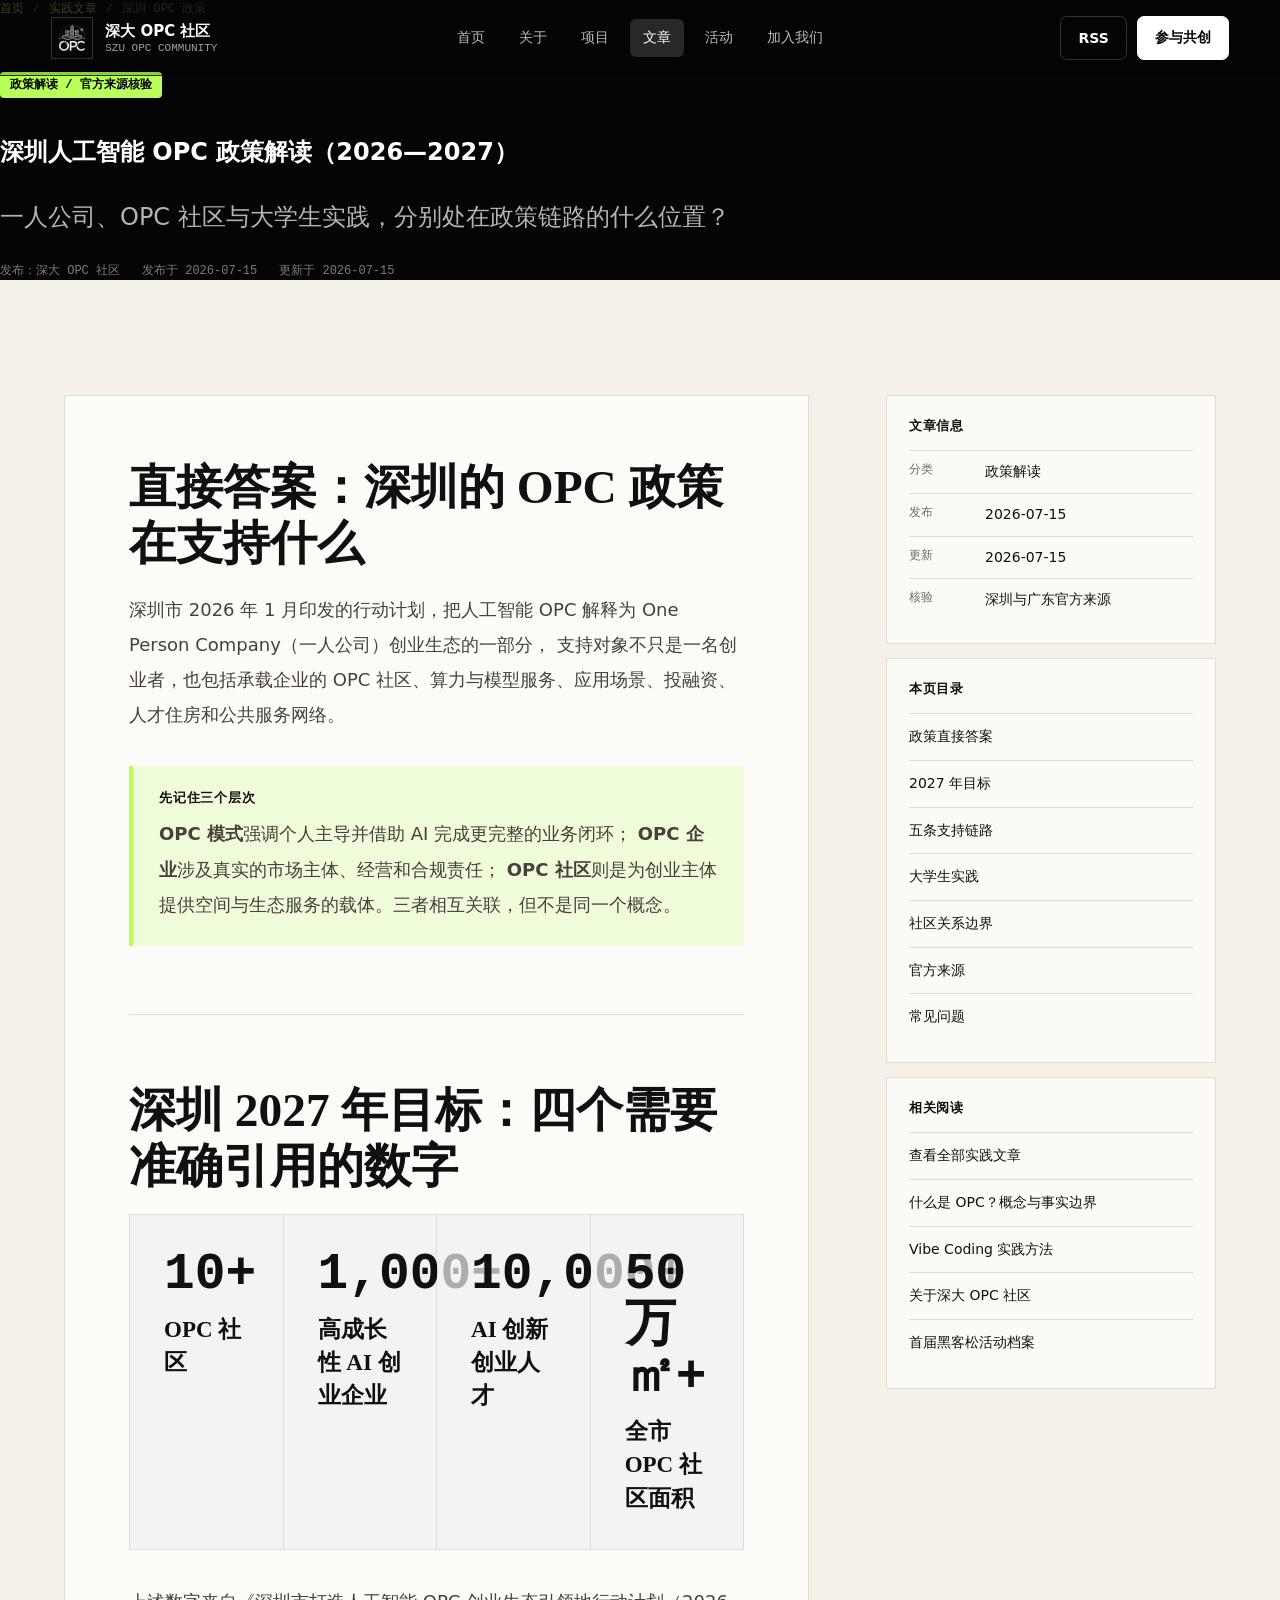
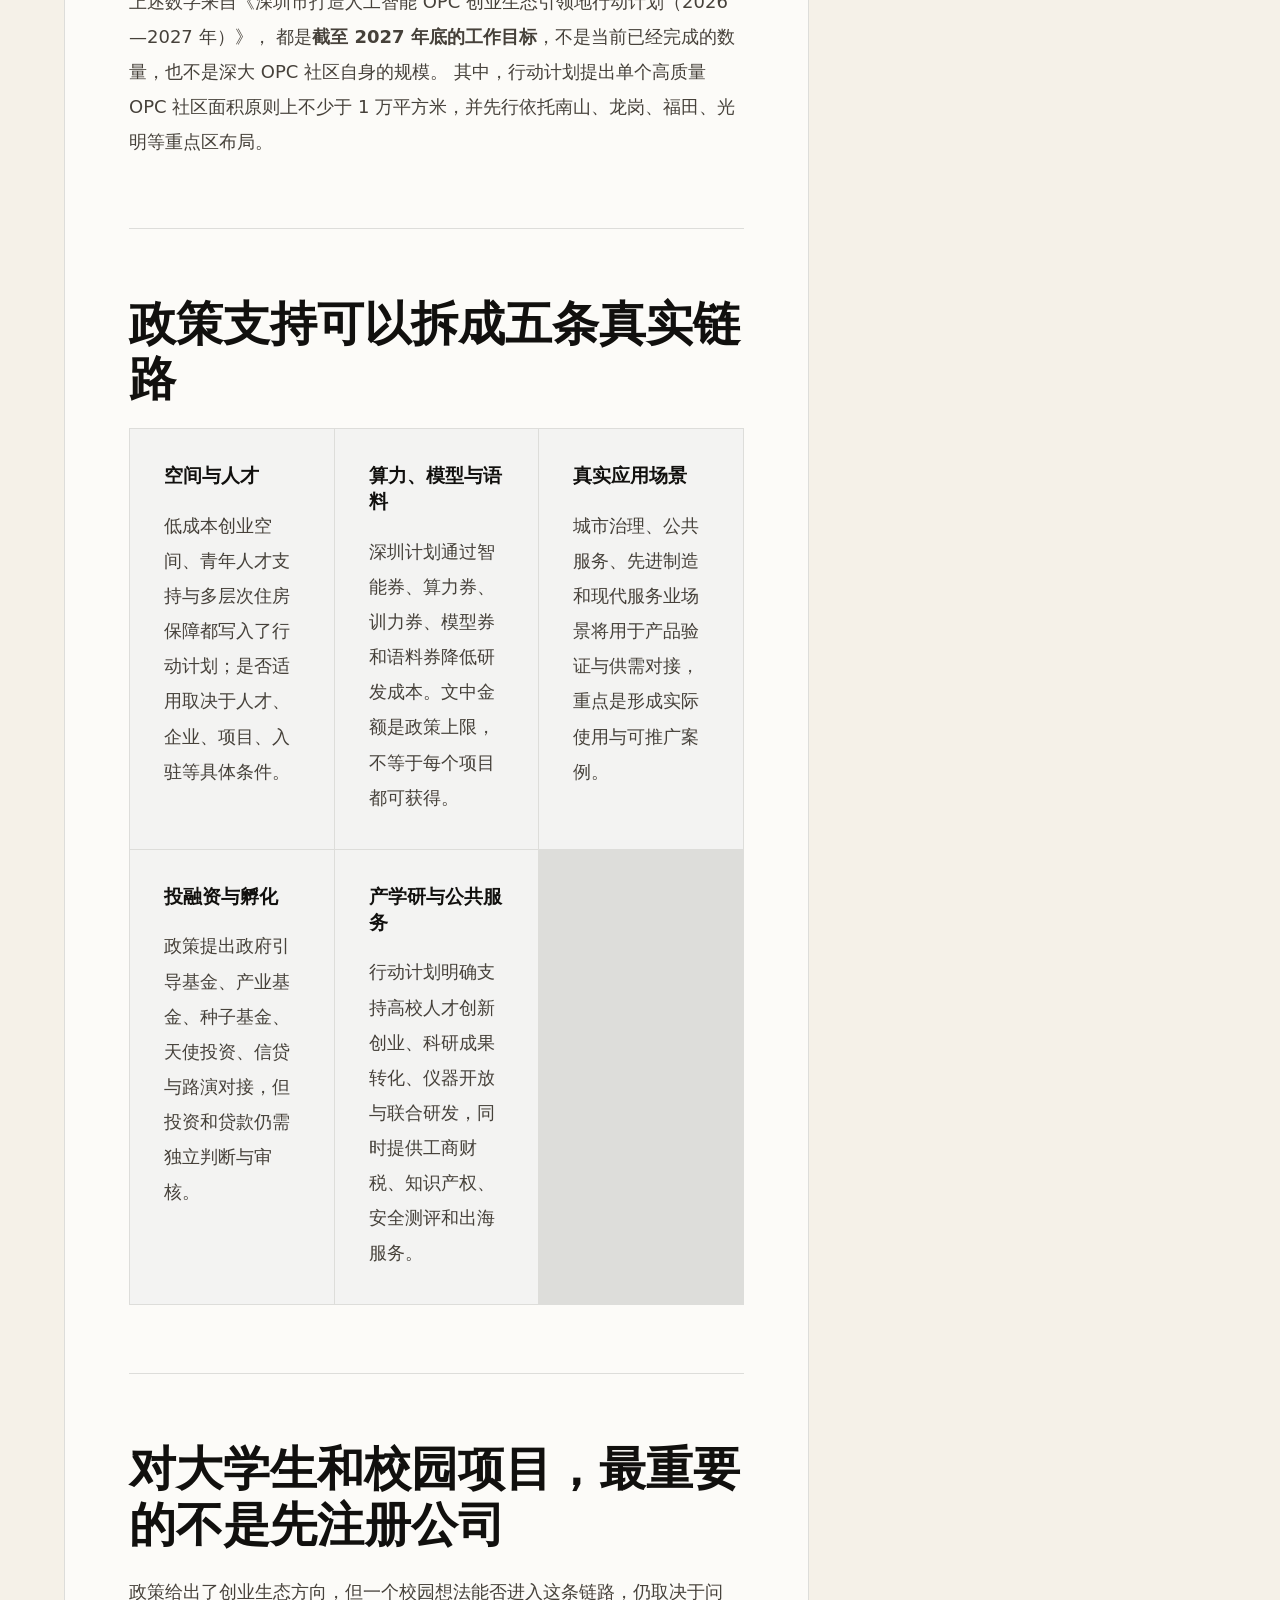
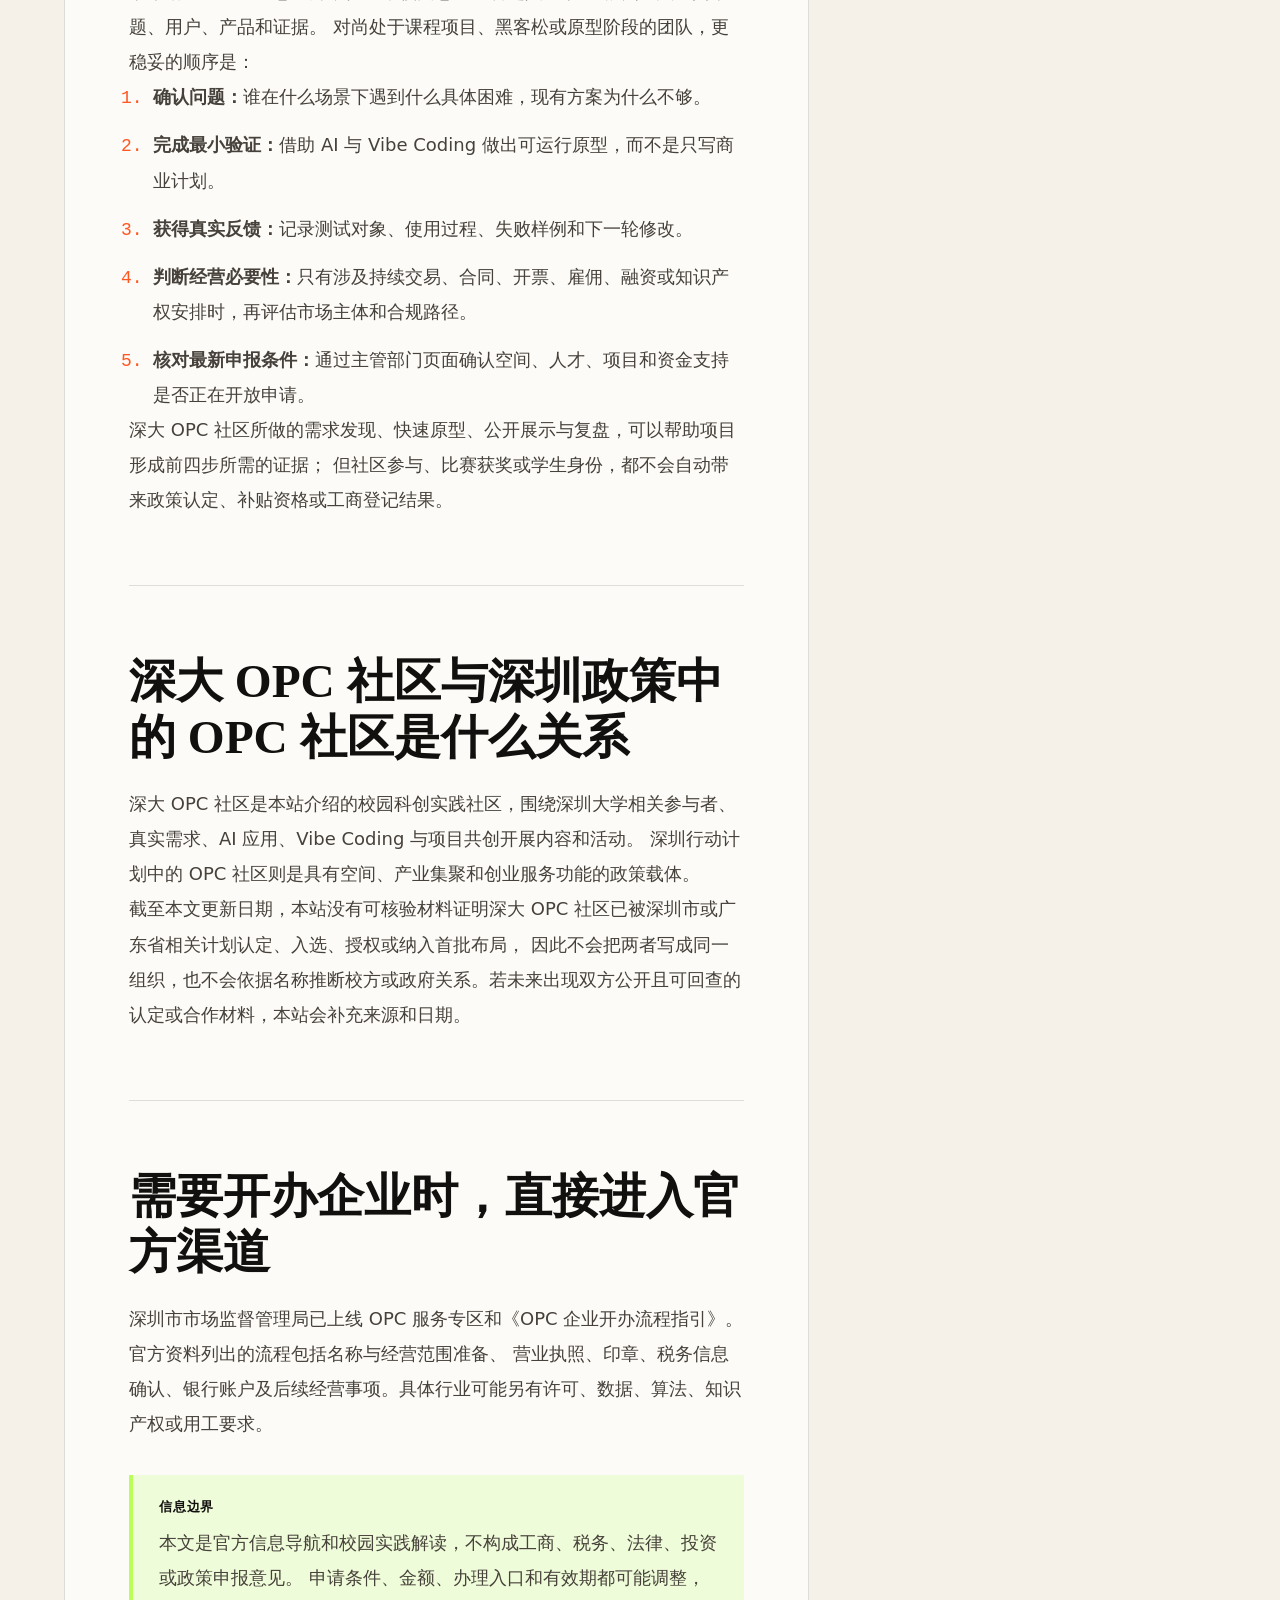
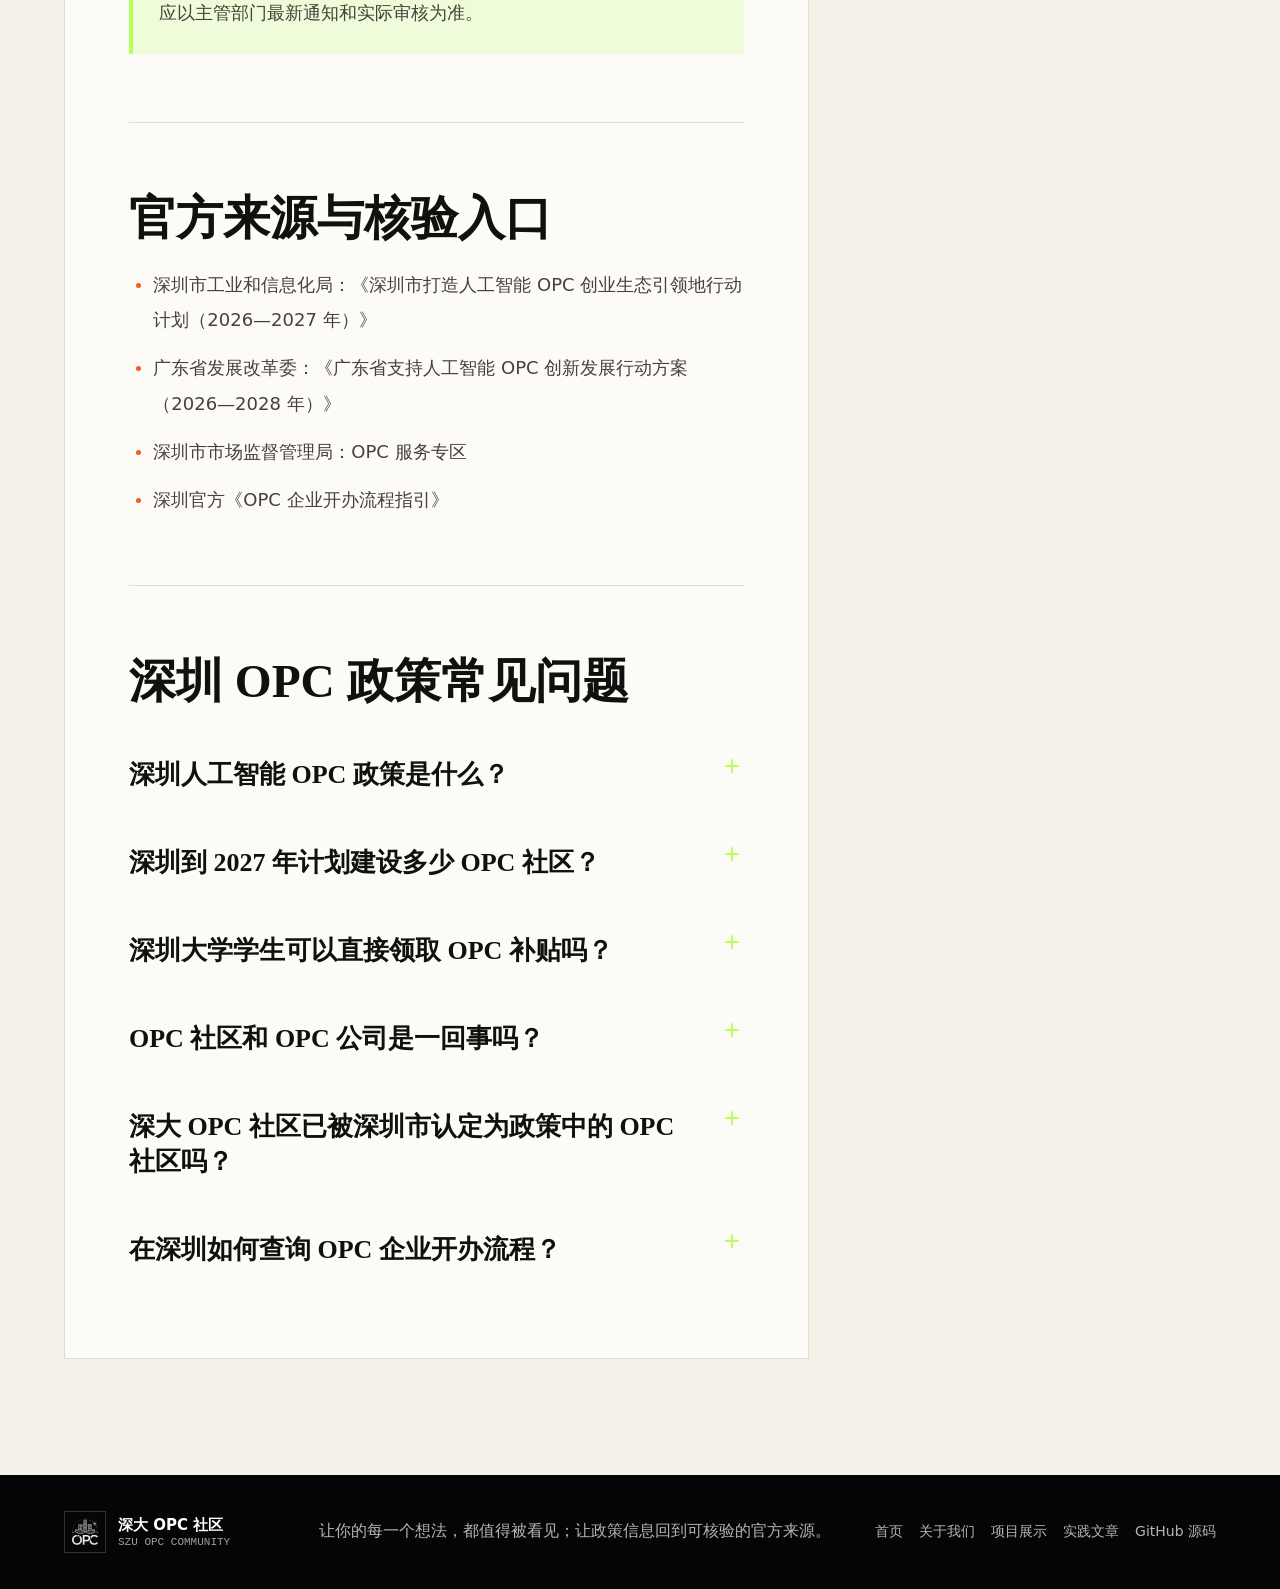
<file: articles/shenzhen-opc-policy-2026.html>
<!doctype html>
<html lang="zh-CN">
  <head>
    <meta charset="UTF-8" />
    <meta name="viewport" content="width=device-width, initial-scale=1.0" />
    <meta
      name="description"
      content="深圳人工智能 OPC 政策解读：梳理 2026—2027 年深圳行动计划、广东 2026—2028 年方案、OPC 社区目标、人才与创业支持，并说明大学生和深大 OPC 社区应如何准确理解政策边界。"
    />
    <meta
      name="robots"
      content="index, follow, max-image-preview:large, max-snippet:-1, max-video-preview:-1"
    />
    <meta name="author" content="深大 OPC 社区" />
    <title>深圳人工智能 OPC 政策解读（2026—2027）｜一人公司、OPC 社区与大学生实践</title>
    <link rel="canonical" href="https://szu-opc.pages.dev/articles/shenzhen-opc-policy-2026" />
    <link rel="icon" href="../LOGO.jpg" type="image/jpeg" />
    <link rel="manifest" href="../manifest.webmanifest" />
    <link rel="alternate" type="application/rss+xml" title="深大 OPC 社区文章" href="../feed.xml" />

    <meta property="og:type" content="article" />
    <meta property="og:locale" content="zh_CN" />
    <meta property="og:site_name" content="深大 OPC 社区" />
    <meta
      property="og:title"
      content="深圳人工智能 OPC 政策解读（2026—2027）｜一人公司、OPC 社区与大学生实践"
    />
    <meta
      property="og:description"
      content="用深圳市、广东省官方文件讲清 OPC 社区目标、创业支持、登记入口与大学生实践边界。"
    />
    <meta property="og:url" content="https://szu-opc.pages.dev/articles/shenzhen-opc-policy-2026" />
    <meta property="og:image" content="https://szu-opc.pages.dev/LOGO.jpg" />
    <meta property="og:image:width" content="640" />
    <meta property="og:image:height" content="640" />
    <meta property="og:image:alt" content="深大 OPC 社区品牌标识" />
    <meta property="article:published_time" content="2026-07-15" />
    <meta property="article:modified_time" content="2026-07-15" />

    <meta name="twitter:card" content="summary" />
    <meta name="twitter:title" content="深圳人工智能 OPC 政策解读（2026—2027）" />
    <meta
      name="twitter:description"
      content="从官方行动计划出发，理解深圳一人公司、OPC 社区与大学生 AI 项目实践。"
    />
    <meta name="twitter:image" content="https://szu-opc.pages.dev/LOGO.jpg" />
    <meta name="twitter:image:alt" content="深大 OPC 社区品牌标识" />

    <script type="application/ld+json">
      {
        "@context": "https://schema.org",
        "@graph": [
          {
            "@type": "Organization",
            "@id": "https://szu-opc.pages.dev/#organization",
            "name": "深大 OPC 社区",
            "alternateName": ["深大OPC", "深大OPC社区", "深圳大学 OPC 社区", "深圳大学OPC社区", "深圳大学 OPC", "深圳大学OPC", "SZU OPC Community"],
            "url": "https://szu-opc.pages.dev/",
            "logo": {
              "@type": "ImageObject",
              "url": "https://szu-opc.pages.dev/LOGO.jpg",
              "width": 640,
              "height": 640
            },
            "description": "面向深圳大学学生、教师与研究者、校友及合作伙伴的 One Person Company、Vibe Coding 与 AI 项目实践社区。",
            "disambiguatingDescription": "深大 OPC 社区的信息入口；不是深圳大学门户网站，不依据名称主张校方授权、主办、指导或组织隶属。"
          },
          {
            "@type": "WebSite",
            "@id": "https://szu-opc.pages.dev/#website",
            "url": "https://szu-opc.pages.dev/",
            "name": "深大 OPC 社区",
            "publisher": { "@id": "https://szu-opc.pages.dev/#organization" },
            "inLanguage": "zh-CN"
          },
          {
            "@type": "WebPage",
            "@id": "https://szu-opc.pages.dev/articles/shenzhen-opc-policy-2026",
            "url": "https://szu-opc.pages.dev/articles/shenzhen-opc-policy-2026",
            "name": "深圳人工智能 OPC 政策解读（2026—2027）",
            "description": "基于深圳市和广东省官方文件，解释人工智能 OPC、一人公司、OPC 社区目标、支持方向与大学生实践边界。",
            "isPartOf": { "@id": "https://szu-opc.pages.dev/#website" },
            "about": { "@id": "https://szu-opc.pages.dev/#organization" },
            "breadcrumb": { "@id": "https://szu-opc.pages.dev/articles/shenzhen-opc-policy-2026#breadcrumb" },
            "primaryImageOfPage": {
              "@type": "ImageObject",
              "url": "https://szu-opc.pages.dev/LOGO.jpg",
              "width": 640,
              "height": 640
            },
            "datePublished": "2026-07-15",
            "dateModified": "2026-07-15",
            "inLanguage": "zh-CN"
          },
          {
            "@type": "Article",
            "@id": "https://szu-opc.pages.dev/articles/shenzhen-opc-policy-2026#article",
            "headline": "深圳人工智能 OPC 政策解读（2026—2027）：一人公司、OPC 社区与大学生实践",
            "description": "梳理深圳与广东人工智能 OPC 政策目标、支持方向、登记入口及深大 OPC 社区的事实边界。",
            "articleSection": "政策解读",
            "inLanguage": "zh-CN",
            "datePublished": "2026-07-15",
            "dateModified": "2026-07-15",
            "isAccessibleForFree": true,
            "isPartOf": { "@id": "https://szu-opc.pages.dev/#website" },
            "keywords": [
              "深圳 OPC",
              "深圳 OPC 政策",
              "人工智能 OPC",
              "一人公司",
              "OPC 社区",
              "大学生 OPC",
              "深大 OPC"
            ],
            "mainEntityOfPage": { "@id": "https://szu-opc.pages.dev/articles/shenzhen-opc-policy-2026" },
            "image": {
              "@type": "ImageObject",
              "url": "https://szu-opc.pages.dev/LOGO.jpg",
              "width": 640,
              "height": 640
            },
            "author": { "@id": "https://szu-opc.pages.dev/#organization" },
            "publisher": { "@id": "https://szu-opc.pages.dev/#organization" },
            "citation": [
              "https://www.sz.gov.cn/cn/xxgk/zfxxgj/tzgg/content/post_12602687.html",
              "https://drc.gd.gov.cn/ndjh/content/post_4870320.html",
              "https://amr.sz.gov.cn/xxgk/qt/ztlm/opcfwzq/index.html",
              "https://wsbs.sz.gov.cn/shenzhen/public/files/opcService/opcBusinessGuide.pdf"
            ]
          },
          {
            "@type": "FAQPage",
            "@id": "https://szu-opc.pages.dev/articles/shenzhen-opc-policy-2026#faq",
            "url": "https://szu-opc.pages.dev/articles/shenzhen-opc-policy-2026#faq",
            "isPartOf": { "@id": "https://szu-opc.pages.dev/articles/shenzhen-opc-policy-2026" },
            "mainEntity": [
              {
                "@type": "Question",
                "name": "深圳人工智能 OPC 政策是什么？",
                "acceptedAnswer": {
                  "@type": "Answer",
                  "text": "深圳市于 2026 年 1 月印发《深圳市打造人工智能 OPC 创业生态引领地行动计划（2026—2027 年）》，围绕 OPC 社区、人才、空间、资金、应用场景、投融资和公共服务建设人工智能一人公司创业生态。"
                }
              },
              {
                "@type": "Question",
                "name": "深圳到 2027 年计划建设多少 OPC 社区？",
                "acceptedAnswer": {
                  "@type": "Answer",
                  "text": "深圳行动计划提出，到 2027 年底建成超过 10 家面积均不少于 1 万平方米的 OPC 社区，全市 OPC 社区面积超过 50 万平方米。这些数字是政策目标，不是深大 OPC 社区的规模或成果。"
                }
              },
              {
                "@type": "Question",
                "name": "深圳大学学生可以直接领取 OPC 补贴吗？",
                "acceptedAnswer": {
                  "@type": "Answer",
                  "text": "不能仅凭学生身份或参加社区活动推定可以领取补贴。不同支持措施有企业入库、人才、项目、入驻空间等具体条件，应以主管部门最新申报通知和审核结果为准。"
                }
              },
              {
                "@type": "Question",
                "name": "OPC 社区和 OPC 公司是一回事吗？",
                "acceptedAnswer": {
                  "@type": "Answer",
                  "text": "不是。政策中的 OPC 社区是提供空间、算力、服务和资源连接的创业载体；OPC 公司或人工智能 OPC 则是由个人主导、借助 AI 和数字工具开展业务的创业主体或模式。"
                }
              },
              {
                "@type": "Question",
                "name": "深大 OPC 社区已被深圳市认定为政策中的 OPC 社区吗？",
                "acceptedAnswer": {
                  "@type": "Answer",
                  "text": "目前本站没有可核验材料证明深大 OPC 社区已被深圳市相关计划认定、入选或授权，因此不作此类声明。"
                }
              },
              {
                "@type": "Question",
                "name": "在深圳如何查询 OPC 企业开办流程？",
                "acceptedAnswer": {
                  "@type": "Answer",
                  "text": "应以深圳市市场监督管理局 OPC 服务专区和官方《OPC 企业开办流程指引》为准；本站只提供政策信息导航，不代替工商、税务、法律或申报咨询。"
                }
              }
            ]
          },
          {
            "@type": "BreadcrumbList",
            "@id": "https://szu-opc.pages.dev/articles/shenzhen-opc-policy-2026#breadcrumb",
            "itemListElement": [
              {
                "@type": "ListItem",
                "position": 1,
                "name": "首页",
                "item": "https://szu-opc.pages.dev/"
              },
              {
                "@type": "ListItem",
                "position": 2,
                "name": "实践文章",
                "item": "https://szu-opc.pages.dev/articles/"
              },
              {
                "@type": "ListItem",
                "position": 3,
                "name": "深圳人工智能 OPC 政策解读",
                "item": "https://szu-opc.pages.dev/articles/shenzhen-opc-policy-2026"
              }
            ]
          }
        ]
      }
    </script>
    <link rel="stylesheet" href="../styles.css" />
  </head>
  <body>
    <a class="skip-link" href="#main-content">跳到主要内容</a>
    <header class="site-header subpage-header" data-elevated="false">
      <a class="brand" href="../" aria-label="返回深大 OPC 社区首页">
        <img src="../LOGO.jpg" alt="深大 OPC 社区 Logo" width="640" height="640" loading="eager" decoding="async" />
        <span>
          <strong>深大 OPC 社区</strong>
          <small>SZU OPC Community</small>
        </span>
      </a>
      <nav class="desktop-nav" aria-label="主导航">
        <a href="../">首页</a>
        <a href="../about">关于</a>
        <a href="../projects">项目</a>
        <a href="./" aria-current="page">文章</a>
        <a href="../events/szu-vibe-coding-hackathon-2026">活动</a>
        <a href="../#join">加入我们</a>
      </nav>
      <div class="header-actions">
        <a class="ghost-button" href="../feed.xml">RSS</a>
        <a class="solid-button" href="../#join">参与共创</a>
        <button class="menu-button" type="button" aria-label="打开菜单" data-menu-button>
          <span></span>
          <span></span>
        </button>
      </div>
    </header>

    <aside class="mobile-panel" aria-hidden="true" data-mobile-panel>
      <a href="../">首页</a>
      <a href="../about">关于深大 OPC</a>
      <a href="../projects">项目展示</a>
      <a href="./" aria-current="page">实践文章</a>
      <a href="../events/szu-vibe-coding-hackathon-2026">活动档案</a>
      <a href="../#join">加入我们</a>
    </aside>

    <main id="main-content">
      <section class="article-hero section-dark">
        <div class="article-hero-inner">
          <nav class="breadcrumb" aria-label="面包屑导航">
            <a href="../">首页</a>
            <span aria-hidden="true">/</span>
            <a href="./">实践文章</a>
            <span aria-hidden="true">/</span>
            <span aria-current="page">深圳 OPC 政策</span>
          </nav>
          <p class="article-category">政策解读 / 官方来源核验</p>
          <h1>深圳人工智能 OPC 政策解读（2026—2027）</h1>
          <p class="article-lead">一人公司、OPC 社区与大学生实践，分别处在政策链路的什么位置？</p>
          <p class="article-meta">
            <span>发布：深大 OPC 社区</span>
            <time datetime="2026-07-15">发布于 2026-07-15</time>
            <time datetime="2026-07-15">更新于 2026-07-15</time>
          </p>
        </div>
      </section>

      <div class="article-layout">
        <article class="article-body">
          <section aria-labelledby="answer-heading">
            <h2 id="answer-heading">直接答案：深圳的 OPC 政策在支持什么</h2>
            <p>
              深圳市 2026 年 1 月印发的行动计划，把人工智能 OPC 解释为 One Person Company（一人公司）创业生态的一部分，
              支持对象不只是一名创业者，也包括承载企业的 OPC 社区、算力与模型服务、应用场景、投融资、人才住房和公共服务网络。
            </p>
            <aside class="editorial-note" aria-label="政策结论摘要">
              <strong>先记住三个层次</strong>
              <p>
                <strong>OPC 模式</strong>强调个人主导并借助 AI 完成更完整的业务闭环；
                <strong>OPC 企业</strong>涉及真实的市场主体、经营和合规责任；
                <strong>OPC 社区</strong>则是为创业主体提供空间与生态服务的载体。三者相互关联，但不是同一个概念。
              </p>
            </aside>
          </section>

          <section aria-labelledby="targets-heading">
            <h2 id="targets-heading">深圳 2027 年目标：四个需要准确引用的数字</h2>
            <dl class="fact-grid archive-facts">
              <div><dt>10+</dt><dd>OPC 社区</dd></div>
              <div><dt>1,000+</dt><dd>高成长性 AI 创业企业</dd></div>
              <div><dt>10,000+</dt><dd>AI 创新创业人才</dd></div>
              <div><dt>50 万㎡+</dt><dd>全市 OPC 社区面积</dd></div>
            </dl>
            <p>
              上述数字来自《深圳市打造人工智能 OPC 创业生态引领地行动计划（2026—2027 年）》，
              都是<strong>截至 2027 年底的工作目标</strong>，不是当前已经完成的数量，也不是深大 OPC 社区自身的规模。
              其中，行动计划提出单个高质量 OPC 社区面积原则上不少于 1 万平方米，并先行依托南山、龙岗、福田、光明等重点区布局。
            </p>
          </section>

          <section aria-labelledby="support-heading">
            <h2 id="support-heading">政策支持可以拆成五条真实链路</h2>
            <div class="comparison-content">
              <div>
                <h3>空间与人才</h3>
                <p>低成本创业空间、青年人才支持与多层次住房保障都写入了行动计划；是否适用取决于人才、企业、项目、入驻等具体条件。</p>
              </div>
              <div>
                <h3>算力、模型与语料</h3>
                <p>深圳计划通过智能券、算力券、训力券、模型券和语料券降低研发成本。文中金额是政策上限，不等于每个项目都可获得。</p>
              </div>
              <div>
                <h3>真实应用场景</h3>
                <p>城市治理、公共服务、先进制造和现代服务业场景将用于产品验证与供需对接，重点是形成实际使用与可推广案例。</p>
              </div>
              <div>
                <h3>投融资与孵化</h3>
                <p>政策提出政府引导基金、产业基金、种子基金、天使投资、信贷与路演对接，但投资和贷款仍需独立判断与审核。</p>
              </div>
              <div>
                <h3>产学研与公共服务</h3>
                <p>行动计划明确支持高校人才创新创业、科研成果转化、仪器开放与联合研发，同时提供工商财税、知识产权、安全测评和出海服务。</p>
              </div>
            </div>
          </section>

          <section aria-labelledby="student-heading">
            <h2 id="student-heading">对大学生和校园项目，最重要的不是先注册公司</h2>
            <p>
              政策给出了创业生态方向，但一个校园想法能否进入这条链路，仍取决于问题、用户、产品和证据。
              对尚处于课程项目、黑客松或原型阶段的团队，更稳妥的顺序是：
            </p>
            <ol>
              <li><strong>确认问题：</strong>谁在什么场景下遇到什么具体困难，现有方案为什么不够。</li>
              <li><strong>完成最小验证：</strong>借助 AI 与 Vibe Coding 做出可运行原型，而不是只写商业计划。</li>
              <li><strong>获得真实反馈：</strong>记录测试对象、使用过程、失败样例和下一轮修改。</li>
              <li><strong>判断经营必要性：</strong>只有涉及持续交易、合同、开票、雇佣、融资或知识产权安排时，再评估市场主体和合规路径。</li>
              <li><strong>核对最新申报条件：</strong>通过主管部门页面确认空间、人才、项目和资金支持是否正在开放申请。</li>
            </ol>
            <p>
              深大 OPC 社区所做的需求发现、快速原型、公开展示与复盘，可以帮助项目形成前四步所需的证据；
              但社区参与、比赛获奖或学生身份，都不会自动带来政策认定、补贴资格或工商登记结果。
            </p>
          </section>

          <section aria-labelledby="boundary-heading">
            <h2 id="boundary-heading">深大 OPC 社区与深圳政策中的 OPC 社区是什么关系</h2>
            <p>
              深大 OPC 社区是本站介绍的校园科创实践社区，围绕深圳大学相关参与者、真实需求、AI 应用、Vibe Coding 与项目共创开展内容和活动。
              深圳行动计划中的 OPC 社区则是具有空间、产业集聚和创业服务功能的政策载体。
            </p>
            <p>
              截至本文更新日期，本站没有可核验材料证明深大 OPC 社区已被深圳市或广东省相关计划认定、入选、授权或纳入首批布局，
              因此不会把两者写成同一组织，也不会依据名称推断校方或政府关系。若未来出现双方公开且可回查的认定或合作材料，本站会补充来源和日期。
            </p>
          </section>

          <section aria-labelledby="registration-heading">
            <h2 id="registration-heading">需要开办企业时，直接进入官方渠道</h2>
            <p>
              深圳市市场监督管理局已上线 OPC 服务专区和《OPC 企业开办流程指引》。官方资料列出的流程包括名称与经营范围准备、
              营业执照、印章、税务信息确认、银行账户及后续经营事项。具体行业可能另有许可、数据、算法、知识产权或用工要求。
            </p>
            <aside class="editorial-note" aria-label="非专业意见声明">
              <strong>信息边界</strong>
              <p>
                本文是官方信息导航和校园实践解读，不构成工商、税务、法律、投资或政策申报意见。
                申请条件、金额、办理入口和有效期都可能调整，应以主管部门最新通知和实际审核为准。
              </p>
            </aside>
          </section>

          <section aria-labelledby="sources-heading">
            <h2 id="sources-heading">官方来源与核验入口</h2>
            <ul>
              <li><a href="https://www.sz.gov.cn/cn/xxgk/zfxxgj/tzgg/content/post_12602687.html" rel="external">深圳市工业和信息化局：《深圳市打造人工智能 OPC 创业生态引领地行动计划（2026—2027 年）》</a></li>
              <li><a href="https://drc.gd.gov.cn/ndjh/content/post_4870320.html" rel="external">广东省发展改革委：《广东省支持人工智能 OPC 创新发展行动方案（2026—2028 年）》</a></li>
              <li><a href="https://amr.sz.gov.cn/xxgk/qt/ztlm/opcfwzq/index.html" rel="external">深圳市市场监督管理局：OPC 服务专区</a></li>
              <li><a href="https://wsbs.sz.gov.cn/shenzhen/public/files/opcService/opcBusinessGuide.pdf" rel="external">深圳官方《OPC 企业开办流程指引》</a></li>
            </ul>
          </section>

          <section aria-labelledby="faq-heading">
            <h2 id="faq-heading">深圳 OPC 政策常见问题</h2>
            <div class="faq-list" id="faq">
              <details>
                <summary>深圳人工智能 OPC 政策是什么？</summary>
                <p>深圳市于 2026 年 1 月印发《深圳市打造人工智能 OPC 创业生态引领地行动计划（2026—2027 年）》，围绕 OPC 社区、人才、空间、资金、应用场景、投融资和公共服务建设人工智能一人公司创业生态。</p>
              </details>
              <details>
                <summary>深圳到 2027 年计划建设多少 OPC 社区？</summary>
                <p>深圳行动计划提出，到 2027 年底建成超过 10 家面积均不少于 1 万平方米的 OPC 社区，全市 OPC 社区面积超过 50 万平方米。这些数字是政策目标，不是深大 OPC 社区的规模或成果。</p>
              </details>
              <details>
                <summary>深圳大学学生可以直接领取 OPC 补贴吗？</summary>
                <p>不能仅凭学生身份或参加社区活动推定可以领取补贴。不同支持措施有企业入库、人才、项目、入驻空间等具体条件，应以主管部门最新申报通知和审核结果为准。</p>
              </details>
              <details>
                <summary>OPC 社区和 OPC 公司是一回事吗？</summary>
                <p>不是。政策中的 OPC 社区是提供空间、算力、服务和资源连接的创业载体；OPC 公司或人工智能 OPC 则是由个人主导、借助 AI 和数字工具开展业务的创业主体或模式。</p>
              </details>
              <details>
                <summary>深大 OPC 社区已被深圳市认定为政策中的 OPC 社区吗？</summary>
                <p>目前本站没有可核验材料证明深大 OPC 社区已被深圳市相关计划认定、入选或授权，因此不作此类声明。</p>
              </details>
              <details>
                <summary>在深圳如何查询 OPC 企业开办流程？</summary>
                <p>应以深圳市市场监督管理局 OPC 服务专区和官方《OPC 企业开办流程指引》为准；本站只提供政策信息导航，不代替工商、税务、法律或申报咨询。</p>
              </details>
            </div>
          </section>
        </article>

        <aside class="article-aside" aria-label="文章信息与相关阅读">
          <section>
            <h2>文章信息</h2>
            <dl>
              <div><dt>分类</dt><dd>政策解读</dd></div>
              <div><dt>发布</dt><dd>2026-07-15</dd></div>
              <div><dt>更新</dt><dd>2026-07-15</dd></div>
              <div><dt>核验</dt><dd>深圳与广东官方来源</dd></div>
            </dl>
          </section>
          <nav class="related-links" aria-label="本页目录">
            <h2>本页目录</h2>
            <a href="#answer-heading">政策直接答案</a>
            <a href="#targets-heading">2027 年目标</a>
            <a href="#support-heading">五条支持链路</a>
            <a href="#student-heading">大学生实践</a>
            <a href="#boundary-heading">社区关系边界</a>
            <a href="#sources-heading">官方来源</a>
            <a href="#faq-heading">常见问题</a>
          </nav>
          <nav class="related-links" aria-label="相关阅读">
            <h2>相关阅读</h2>
            <a href="./">查看全部实践文章</a>
            <a href="./what-is-opc">什么是 OPC？概念与事实边界</a>
            <a href="./vibe-coding">Vibe Coding 实践方法</a>
            <a href="../about">关于深大 OPC 社区</a>
            <a href="../events/szu-vibe-coding-hackathon-2026">首届黑客松活动档案</a>
          </nav>
        </aside>
      </div>
    </main>

    <footer class="site-footer">
      <a class="brand footer-brand" href="../" aria-label="返回深大 OPC 社区首页">
        <img src="../LOGO.jpg" alt="" width="640" height="640" loading="lazy" decoding="async" />
        <span>
          <strong>深大 OPC 社区</strong>
          <small>SZU OPC Community</small>
        </span>
      </a>
      <p>让你的每一个想法，都值得被看见；让政策信息回到可核验的官方来源。</p>
      <div class="footer-links">
        <a href="../">首页</a>
        <a href="../about">关于我们</a>
        <a href="../projects">项目展示</a>
        <a href="./">实践文章</a>
        <a href="https://github.com/Magnum854/-OPC-" rel="external">GitHub 源码</a>
      </div>
    </footer>
    <script src="../script.js"></script>
    <!-- Cloudflare Web Analytics -->
    <script
      type="module"
      src="https://static.cloudflareinsights.com/beacon.min.js"
      data-cf-beacon='{"token":"05f66a3d12f74f93a8ef1a1a5f1fec0f"}'
    ></script>
    <!-- End Cloudflare Web Analytics -->
  </body>
</html>
</file>
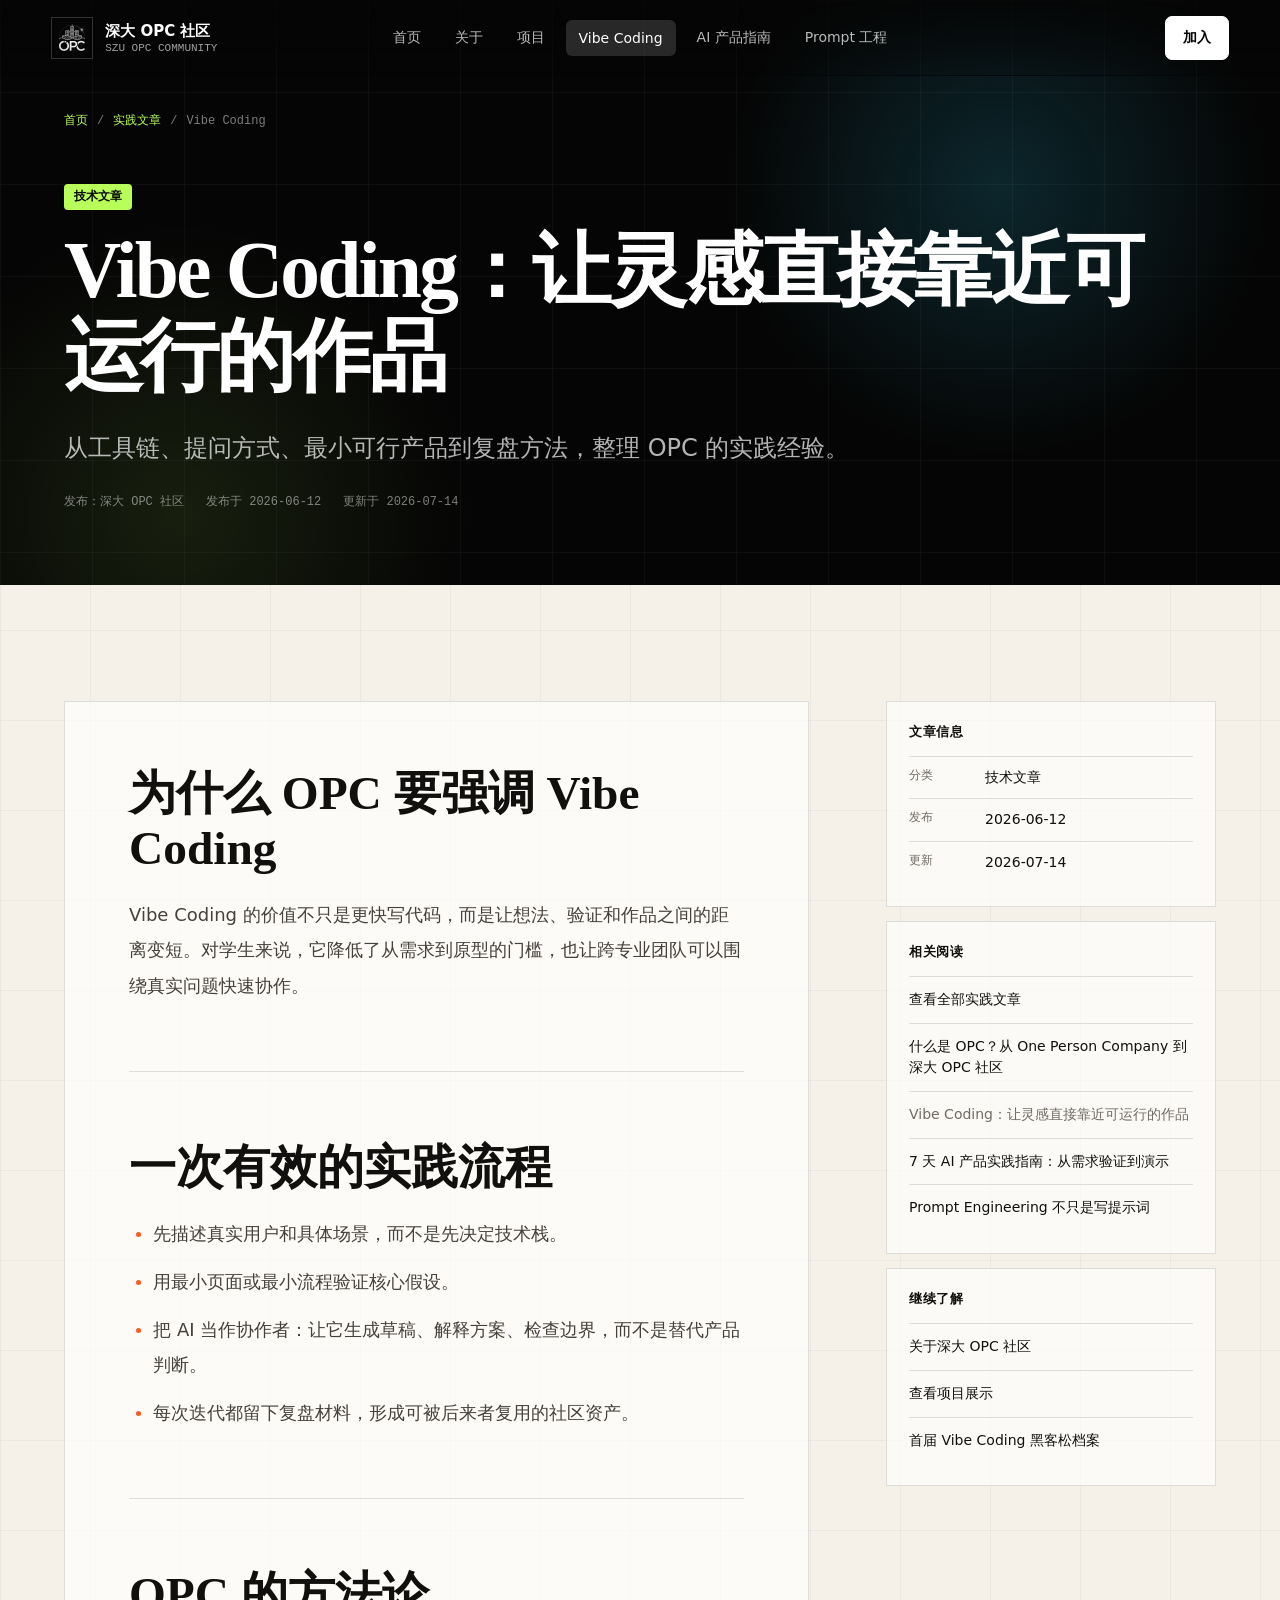
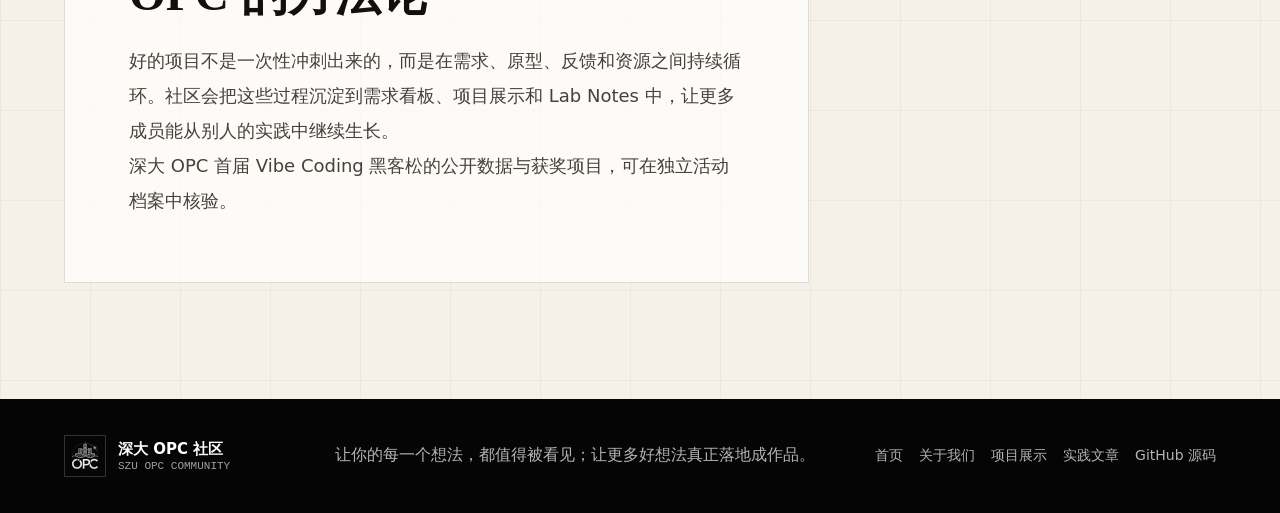
<file: articles/vibe-coding.html>
<!doctype html>
<html lang="zh-CN">
  <head>
    <meta charset="UTF-8" />
    <meta name="viewport" content="width=device-width, initial-scale=1.0" />
    <meta
      name="description"
      content="从工具链、提问方式、最小可行产品到复盘方法，整理 OPC 的实践经验。"
    />
    <meta
      name="robots"
      content="index, follow, max-image-preview:large, max-snippet:-1, max-video-preview:-1"
    />
    <title>Vibe Coding：让灵感直接靠近可运行的作品 | 深大 OPC 社区</title>
    <link rel="canonical" href="https://szu-opc.pages.dev/articles/vibe-coding" />
    <link rel="icon" href="../LOGO.jpg" type="image/jpeg" />
    <link rel="manifest" href="../manifest.webmanifest" />
    <link
      rel="alternate"
      type="application/rss+xml"
      title="深大 OPC 社区文章"
      href="../feed.xml"
    />

    <meta property="og:type" content="article" />
    <meta property="og:locale" content="zh_CN" />
    <meta property="og:site_name" content="深大 OPC 社区" />
    <meta property="og:title" content="Vibe Coding：让灵感直接靠近可运行的作品" />
    <meta
      property="og:description"
      content="从工具链、提问方式、最小可行产品到复盘方法，整理 OPC 的实践经验。"
    />
    <meta property="og:url" content="https://szu-opc.pages.dev/articles/vibe-coding" />
    <meta property="og:image" content="https://szu-opc.pages.dev/LOGO.jpg" />
    <meta property="og:image:width" content="640" />
    <meta property="og:image:height" content="640" />
    <meta property="og:image:alt" content="深大 OPC 社区品牌标识" />
    <meta property="article:published_time" content="2026-06-12" />
    <meta property="article:modified_time" content="2026-07-14" />

    <meta name="twitter:card" content="summary" />
    <meta name="twitter:title" content="Vibe Coding：让灵感直接靠近可运行的作品" />
    <meta
      name="twitter:description"
      content="从工具链、提问方式、最小可行产品到复盘方法，整理 OPC 的实践经验。"
    />
    <meta name="twitter:image" content="https://szu-opc.pages.dev/LOGO.jpg" />
    <meta name="twitter:image:alt" content="深大 OPC 社区品牌标识" />

    <script type="application/ld+json">
      {
        "@context": "https://schema.org",
        "@graph": [
          {
            "@type": "Organization",
            "@id": "https://szu-opc.pages.dev/#organization",
            "name": "深大 OPC 社区",
            "alternateName": ["深大OPC", "深大OPC社区", "深圳大学 OPC 社区", "深圳大学OPC社区", "深圳大学 OPC", "深圳大学OPC", "SZU OPC Community"],
            "url": "https://szu-opc.pages.dev/",
            "logo": {
              "@type": "ImageObject",
              "url": "https://szu-opc.pages.dev/LOGO.jpg",
              "width": 640,
              "height": 640
            },
            "description": "面向深圳大学学生、教师与研究者、校友及合作伙伴的 One Person Company、Vibe Coding 与 AI 项目实践社区。",
            "disambiguatingDescription": "深大 OPC 社区的信息入口；不是深圳大学门户网站，不依据名称主张校方授权、主办、指导或组织隶属。"
          },
          {
            "@type": "WebSite",
            "@id": "https://szu-opc.pages.dev/#website",
            "url": "https://szu-opc.pages.dev/",
            "name": "深大 OPC 社区",
            "publisher": { "@id": "https://szu-opc.pages.dev/#organization" },
            "inLanguage": "zh-CN"
          },
          {
            "@type": "WebPage",
            "@id": "https://szu-opc.pages.dev/articles/vibe-coding",
            "url": "https://szu-opc.pages.dev/articles/vibe-coding",
            "name": "Vibe Coding：让灵感直接靠近可运行的作品",
            "description": "从工具链、提问方式、最小可行产品到复盘方法，整理深大 OPC 社区的 Vibe Coding 实践经验。",
            "isPartOf": { "@id": "https://szu-opc.pages.dev/#website" },
            "about": { "@id": "https://szu-opc.pages.dev/#organization" },
            "mainEntity": { "@id": "https://szu-opc.pages.dev/articles/vibe-coding#article" },
            "breadcrumb": { "@id": "https://szu-opc.pages.dev/articles/vibe-coding#breadcrumb" },
            "datePublished": "2026-06-12",
            "dateModified": "2026-07-14",
            "inLanguage": "zh-CN"
          },
          {
            "@type": "Article",
            "@id": "https://szu-opc.pages.dev/articles/vibe-coding#article",
            "headline": "Vibe Coding：让灵感直接靠近可运行的作品",
            "description": "从工具链、提问方式、最小可行产品到复盘方法，整理 OPC 的实践经验。",
            "articleSection": "技术文章",
            "inLanguage": "zh-CN",
            "datePublished": "2026-06-12",
            "dateModified": "2026-07-14",
            "mainEntityOfPage": { "@id": "https://szu-opc.pages.dev/articles/vibe-coding" },
            "isPartOf": { "@id": "https://szu-opc.pages.dev/#website" },
            "image": {
              "@type": "ImageObject",
              "url": "https://szu-opc.pages.dev/LOGO.jpg",
              "width": 640,
              "height": 640
            },
            "author": { "@id": "https://szu-opc.pages.dev/#organization" },
            "publisher": { "@id": "https://szu-opc.pages.dev/#organization" }
          },
          {
            "@type": "BreadcrumbList",
            "@id": "https://szu-opc.pages.dev/articles/vibe-coding#breadcrumb",
            "itemListElement": [
              {
                "@type": "ListItem",
                "position": 1,
                "name": "首页",
                "item": "https://szu-opc.pages.dev/"
              },
              {
                "@type": "ListItem",
                "position": 2,
                "name": "实践文章",
                "item": "https://szu-opc.pages.dev/articles/"
              },
              {
                "@type": "ListItem",
                "position": 3,
                "name": "Vibe Coding：让灵感直接靠近可运行的作品",
                "item": "https://szu-opc.pages.dev/articles/vibe-coding"
              }
            ]
          }
        ]
      }
    </script>
    <link rel="stylesheet" href="../styles.css" />
  </head>
  <body>
    <a class="skip-link" href="#main-content">跳到主要内容</a>
    <header class="site-header subpage-header" data-elevated="false">
      <a class="brand" href="../" aria-label="返回深大 OPC 社区首页">
        <img
          src="../LOGO.jpg"
          alt="深大 OPC 社区 Logo"
          width="640"
          height="640"
          loading="eager"
          decoding="async"
        />
        <span>
          <strong>深大 OPC 社区</strong>
          <small>SZU OPC Community</small>
        </span>
      </a>
      <nav class="desktop-nav" aria-label="主导航">
        <a href="../">首页</a>
        <a href="../about">关于</a>
        <a href="../projects">项目</a>
        <a href="./vibe-coding" aria-current="page">Vibe Coding</a>
        <a href="./ai-product-7-days">AI 产品指南</a>
        <a href="./prompt-engineering">Prompt 工程</a>
      </nav>
      <div class="header-actions">
        <a class="solid-button" href="../#join">加入</a>
        <button class="menu-button" type="button" aria-label="打开菜单" data-menu-button>
          <span></span>
          <span></span>
        </button>
      </div>
    </header>

    <aside class="mobile-panel" aria-hidden="true" data-mobile-panel>
      <a href="../">首页</a>
      <a href="../about">关于深大 OPC</a>
      <a href="../projects">项目展示</a>
      <a href="./">文章中心</a>
      <a href="./vibe-coding" aria-current="page">Vibe Coding</a>
      <a href="./ai-product-7-days">AI 产品指南</a>
      <a href="./prompt-engineering">Prompt Engineering</a>
    </aside>

    <main class="subpage-main" id="main-content">
      <section class="subpage-hero section-dark">
        <div class="content-shell">
          <nav class="breadcrumb" aria-label="面包屑">
            <a href="../">首页</a>
            <span aria-hidden="true">/</span>
            <a href="./">实践文章</a>
            <span aria-hidden="true">/</span>
            <span aria-current="page">Vibe Coding</span>
          </nav>
          <p class="article-category">技术文章</p>
          <h1>Vibe Coding：让灵感直接靠近可运行的作品</h1>
          <p class="article-lead">从工具链、提问方式、最小可行产品到复盘方法，整理 OPC 的实践经验。</p>
          <p class="article-meta">
            <span>发布：深大 OPC 社区</span>
            <time datetime="2026-06-12">发布于 2026-06-12</time>
            <time datetime="2026-07-14">更新于 2026-07-14</time>
          </p>
        </div>
      </section>

      <div class="content-shell article-layout">
        <article class="article-body">
          <section>
            <h2>为什么 OPC 要强调 Vibe Coding</h2>
            <p>
              Vibe Coding 的价值不只是更快写代码，而是让想法、验证和作品之间的距离变短。对学生来说，它降低了从需求到原型的门槛，也让跨专业团队可以围绕真实问题快速协作。
            </p>
          </section>
          <section>
            <h2>一次有效的实践流程</h2>
            <ul>
              <li>先描述真实用户和具体场景，而不是先决定技术栈。</li>
              <li>用最小页面或最小流程验证核心假设。</li>
              <li>把 AI 当作协作者：让它生成草稿、解释方案、检查边界，而不是替代产品判断。</li>
              <li>每次迭代都留下复盘材料，形成可被后来者复用的社区资产。</li>
            </ul>
          </section>
          <section>
            <h2>OPC 的方法论</h2>
            <p>
              好的项目不是一次性冲刺出来的，而是在需求、原型、反馈和资源之间持续循环。社区会把这些过程沉淀到需求看板、项目展示和 Lab Notes 中，让更多成员能从别人的实践中继续生长。
            </p>
            <p>
              深大 OPC 首届 Vibe Coding 黑客松的公开数据与获奖项目，可在<a href="../events/szu-vibe-coding-hackathon-2026">独立活动档案</a>中核验。
            </p>
          </section>
        </article>

        <aside class="article-aside" aria-label="文章信息与相关阅读">
          <section>
            <h2>文章信息</h2>
            <dl>
              <div><dt>分类</dt><dd>技术文章</dd></div>
              <div><dt>发布</dt><dd>2026-06-12</dd></div>
              <div><dt>更新</dt><dd>2026-07-14</dd></div>
            </dl>
          </section>
          <nav class="related-links" aria-label="相关阅读">
            <h2>相关阅读</h2>
            <a href="./">查看全部实践文章</a>
            <a href="./what-is-opc">什么是 OPC？从 One Person Company 到深大 OPC 社区</a>
            <span aria-current="page">Vibe Coding：让灵感直接靠近可运行的作品</span>
            <a href="./ai-product-7-days">7 天 AI 产品实践指南：从需求验证到演示</a>
            <a href="./prompt-engineering">Prompt Engineering 不只是写提示词</a>
          </nav>
          <nav class="related-links" aria-label="更多页面">
            <h2>继续了解</h2>
            <a href="../about">关于深大 OPC 社区</a>
            <a href="../projects">查看项目展示</a>
            <a href="../events/szu-vibe-coding-hackathon-2026">首届 Vibe Coding 黑客松档案</a>
          </nav>
        </aside>
      </div>
    </main>

    <footer class="site-footer">
      <div class="brand footer-brand">
        <img
          src="../LOGO.jpg"
          alt=""
          width="640"
          height="640"
          loading="lazy"
          decoding="async"
        />
        <span>
          <strong>深大 OPC 社区</strong>
          <small>SZU OPC Community</small>
        </span>
      </div>
      <p>让你的每一个想法，都值得被看见；让更多好想法真正落地成作品。</p>
      <div class="footer-links">
        <a href="../">首页</a>
        <a href="../about">关于我们</a>
        <a href="../projects">项目展示</a>
        <a href="./">实践文章</a>
        <a href="https://github.com/Magnum854/-OPC-" rel="external">GitHub 源码</a>
      </div>
    </footer>
    <script src="../script.js"></script>
    <!-- Cloudflare Web Analytics -->
    <script
      type="module"
      src="https://static.cloudflareinsights.com/beacon.min.js"
      data-cf-beacon='{"token":"05f66a3d12f74f93a8ef1a1a5f1fec0f"}'
    ></script>
    <!-- End Cloudflare Web Analytics -->
  </body>
</html>
</file>
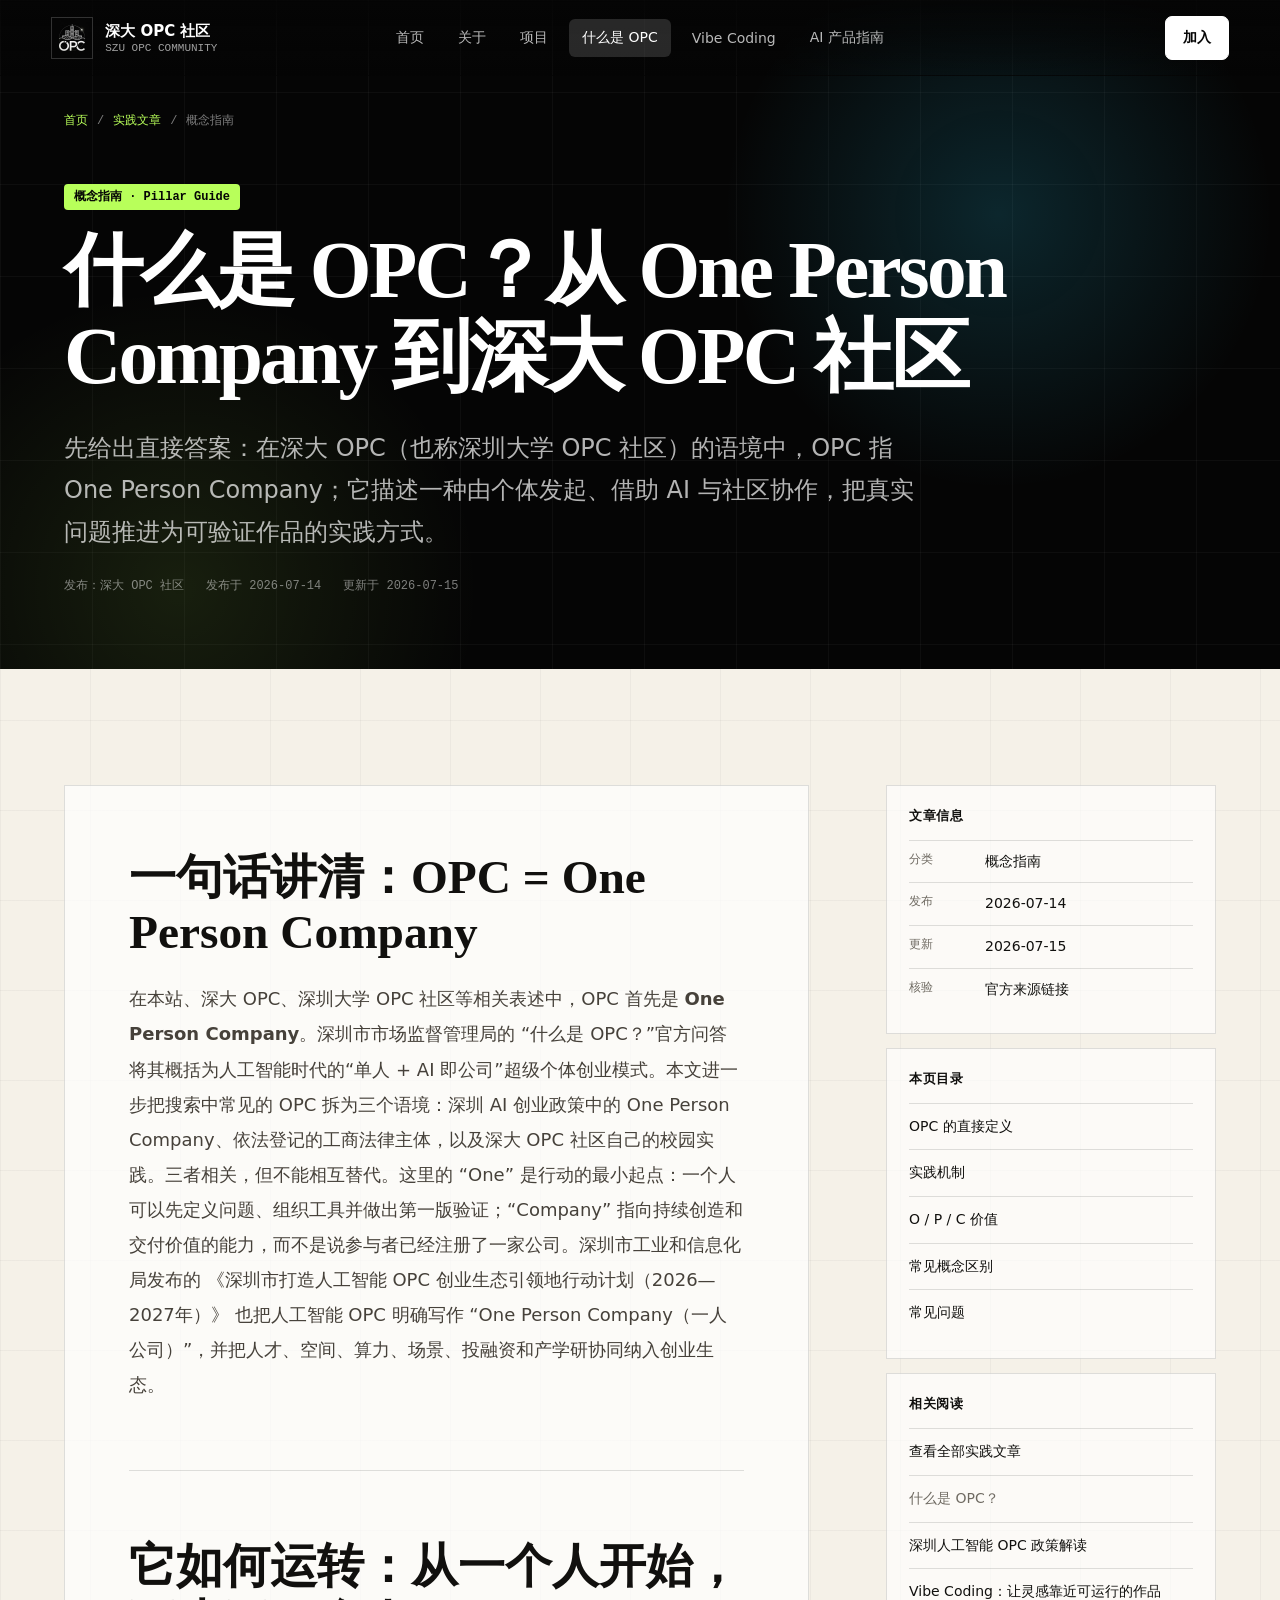
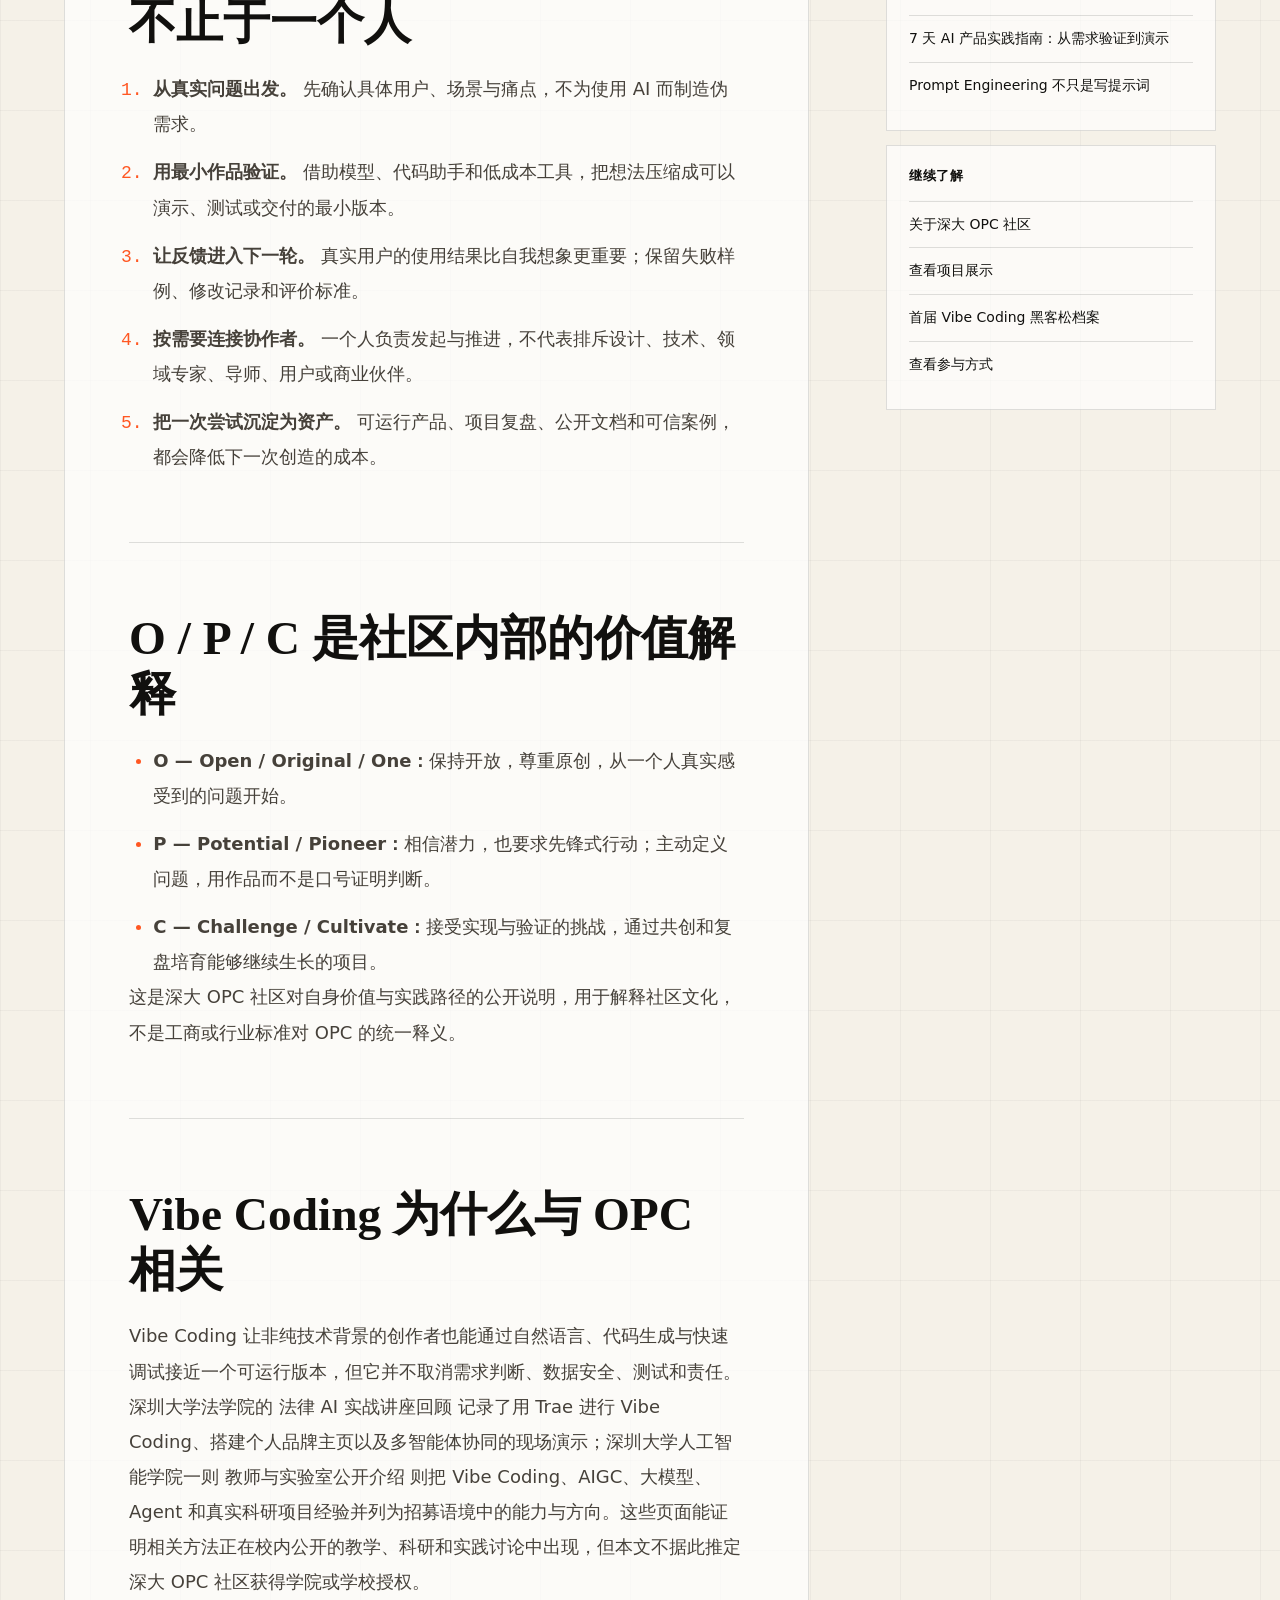
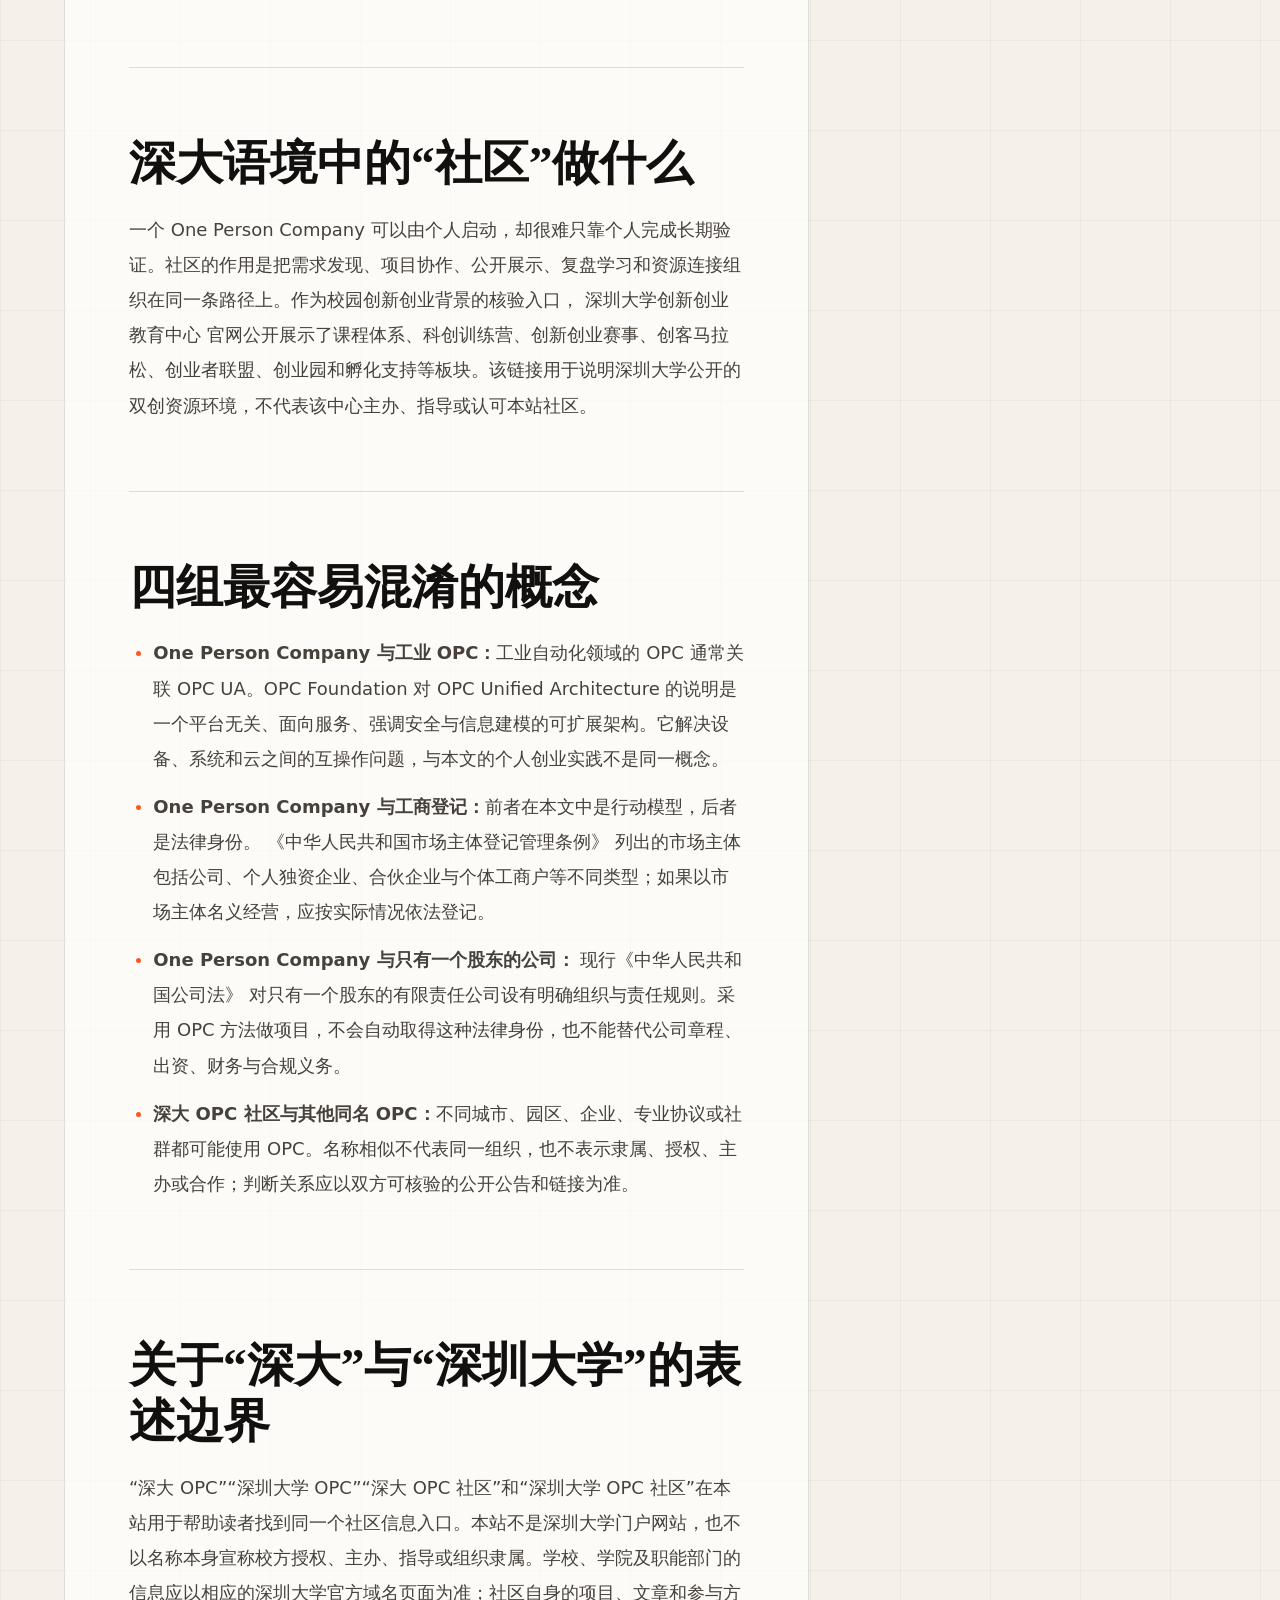
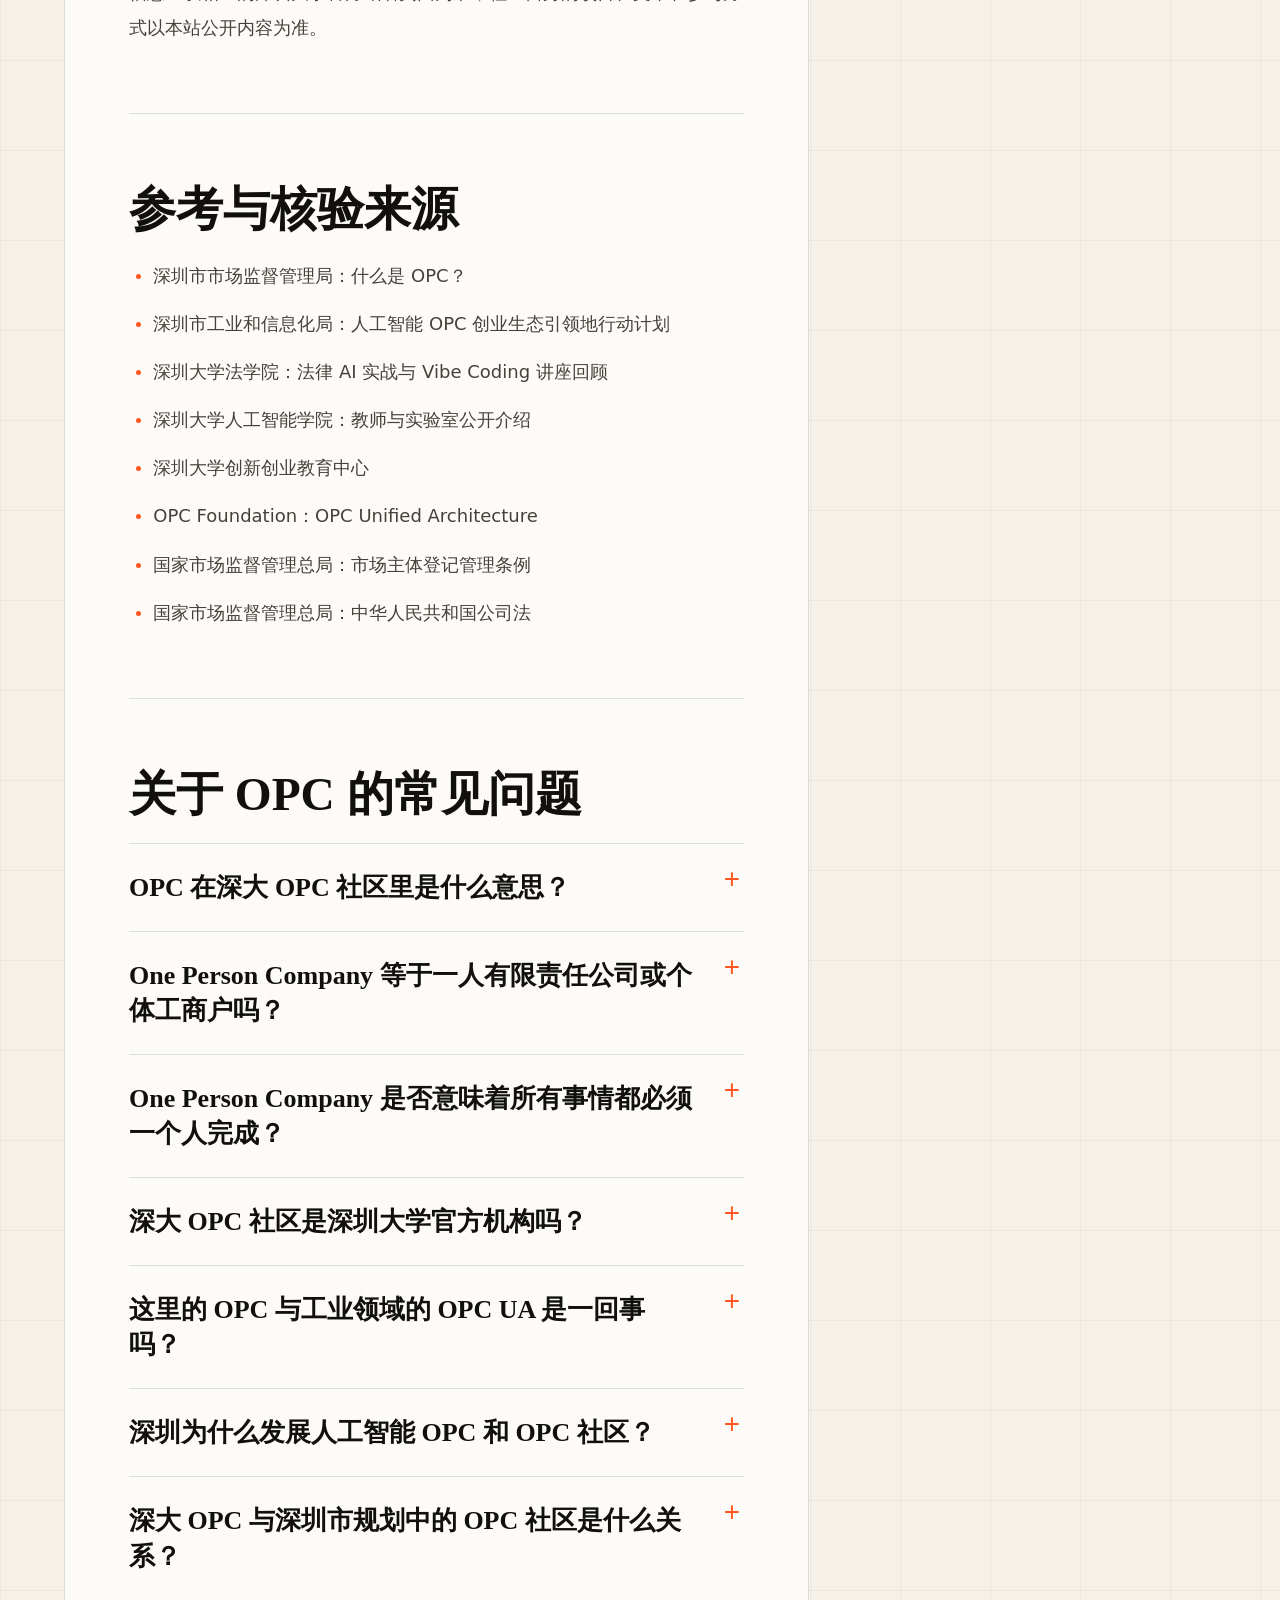
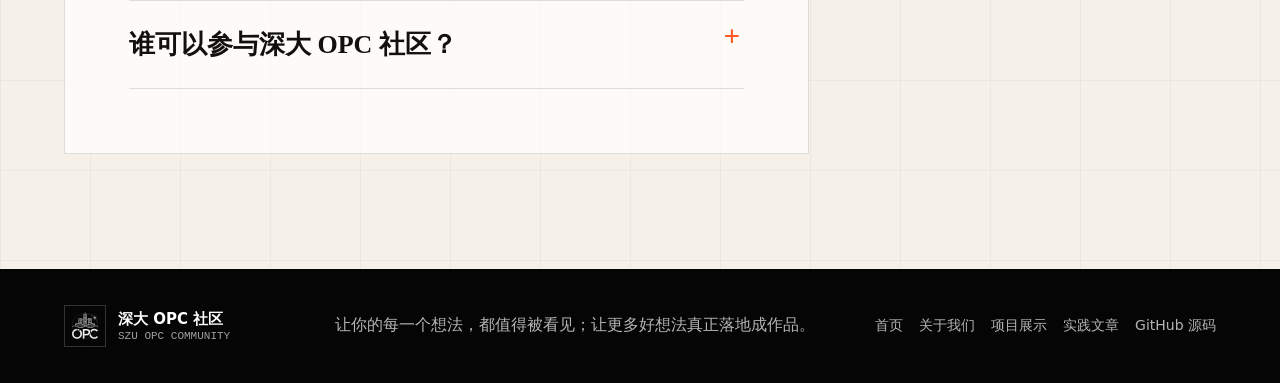
<file: articles/what-is-opc.html>
<!doctype html>
<html lang="zh-CN">
  <head>
    <meta charset="UTF-8" />
    <meta name="viewport" content="width=device-width, initial-scale=1.0" />
    <meta
      name="description"
      content="OPC 是 One Person Company。本文结合深圳市官方定义，说明“单人 + AI 即公司”、法律与创业语境的区别，并介绍深大 OPC（深圳大学 OPC 社区）的定位与事实边界。"
    />
    <meta
      name="robots"
      content="index, follow, max-image-preview:large, max-snippet:-1, max-video-preview:-1"
    />
    <meta name="author" content="深大 OPC 社区" />
    <title>什么是 OPC？One Person Company、深圳 AI 一人公司与深大 OPC 社区</title>
    <link rel="canonical" href="https://szu-opc.pages.dev/articles/what-is-opc" />
    <link rel="icon" href="../LOGO.jpg" type="image/jpeg" />
    <link rel="manifest" href="../manifest.webmanifest" />
    <link
      rel="alternate"
      type="application/rss+xml"
      title="深大 OPC 社区文章"
      href="../feed.xml"
    />

    <meta property="og:type" content="article" />
    <meta property="og:locale" content="zh_CN" />
    <meta property="og:site_name" content="深大 OPC 社区" />
    <meta
      property="og:title"
      content="什么是 OPC？One Person Company、深圳 AI 一人公司与深大 OPC 社区"
    />
    <meta
      property="og:description"
      content="直接解释 OPC 的深圳 AI 创业、法律工商与深大 OPC 社区三种语境，以及它与工业协议和其他同名社区的区别。"
    />
    <meta property="og:url" content="https://szu-opc.pages.dev/articles/what-is-opc" />
    <meta property="og:image" content="https://szu-opc.pages.dev/LOGO.jpg" />
    <meta property="og:image:width" content="640" />
    <meta property="og:image:height" content="640" />
    <meta property="og:image:alt" content="深大 OPC 社区品牌标识" />
    <meta property="article:published_time" content="2026-07-14" />
    <meta property="article:modified_time" content="2026-07-15" />

    <meta name="twitter:card" content="summary" />
    <meta
      name="twitter:title"
      content="什么是 OPC？One Person Company、深圳 AI 一人公司与深大 OPC 社区"
    />
    <meta
      name="twitter:description"
      content="一篇讲清深大 OPC、One Person Company、Vibe Coding 与常见同名概念边界的中文指南。"
    />
    <meta name="twitter:image" content="https://szu-opc.pages.dev/LOGO.jpg" />
    <meta name="twitter:image:alt" content="深大 OPC 社区品牌标识" />

    <script type="application/ld+json">
      {
        "@context": "https://schema.org",
        "@graph": [
          {
            "@type": "Organization",
            "@id": "https://szu-opc.pages.dev/#organization",
            "name": "深大 OPC 社区",
            "alternateName": ["深大OPC", "深大OPC社区", "深圳大学 OPC 社区", "深圳大学OPC社区", "深圳大学 OPC", "深圳大学OPC", "SZU OPC Community"],
            "url": "https://szu-opc.pages.dev/",
            "logo": {
              "@type": "ImageObject",
              "url": "https://szu-opc.pages.dev/LOGO.jpg",
              "width": 640,
              "height": 640
            },
            "description": "面向深圳大学学生、教师与研究者、校友及合作伙伴的 One Person Company、Vibe Coding 与 AI 项目实践社区。",
            "disambiguatingDescription": "深大 OPC 社区的信息入口；不是深圳大学门户网站，不依据名称主张校方授权、主办、指导或组织隶属。"
          },
          {
            "@type": "WebSite",
            "@id": "https://szu-opc.pages.dev/#website",
            "url": "https://szu-opc.pages.dev/",
            "name": "深大 OPC 社区",
            "alternateName": "SZU OPC Community",
            "publisher": { "@id": "https://szu-opc.pages.dev/#organization" },
            "inLanguage": "zh-CN"
          },
          {
            "@type": "WebPage",
            "@id": "https://szu-opc.pages.dev/articles/what-is-opc",
            "url": "https://szu-opc.pages.dev/articles/what-is-opc",
            "name": "什么是 OPC？从 One Person Company 到深大 OPC 社区",
            "description": "结合深圳市官方定义，解释 One Person Company、深圳 AI 创业、工商法律与深大 OPC 社区的事实边界。",
            "isPartOf": { "@id": "https://szu-opc.pages.dev/#website" },
            "about": { "@id": "https://szu-opc.pages.dev/#organization" },
            "breadcrumb": { "@id": "https://szu-opc.pages.dev/articles/what-is-opc#breadcrumb" },
            "primaryImageOfPage": {
              "@type": "ImageObject",
              "url": "https://szu-opc.pages.dev/LOGO.jpg",
              "width": 640,
              "height": 640
            },
            "datePublished": "2026-07-14",
            "dateModified": "2026-07-15",
            "inLanguage": "zh-CN"
          },
          {
            "@type": "Article",
            "@id": "https://szu-opc.pages.dev/articles/what-is-opc#article",
            "headline": "什么是 OPC？从 One Person Company 到深大 OPC 社区",
            "description": "解释 OPC 的深圳 AI 创业、法律工商与深大 OPC 社区三种语境，并辨析工业 OPC、工商法律概念及其他同名社区。",
            "articleSection": "概念指南",
            "inLanguage": "zh-CN",
            "datePublished": "2026-07-14",
            "dateModified": "2026-07-15",
            "isAccessibleForFree": true,
            "isPartOf": { "@id": "https://szu-opc.pages.dev/#website" },
            "keywords": [
              "OPC",
              "One Person Company",
              "深大 OPC",
              "深圳大学 OPC",
              "深大 OPC 社区",
              "Vibe Coding"
            ],
            "mainEntityOfPage": { "@id": "https://szu-opc.pages.dev/articles/what-is-opc" },
            "image": {
              "@type": "ImageObject",
              "url": "https://szu-opc.pages.dev/LOGO.jpg",
              "width": 640,
              "height": 640
            },
            "author": { "@id": "https://szu-opc.pages.dev/#organization" },
            "publisher": { "@id": "https://szu-opc.pages.dev/#organization" },
            "citation": [
              "https://amr.sz.gov.cn/xxgk/qt/ztlm/opcfwzq/jdwd/content/post_12691672.html",
              "https://www.sz.gov.cn/cn/xxgk/zfxxgj/tzgg/content/post_12602687.html",
              "https://law.szu.edu.cn/info/1724/15488.htm",
              "https://ai.szu.edu.cn/info/1103/2720.htm",
              "https://cxcy.szu.edu.cn/",
              "https://opcfoundation.org/about/opc-technologies/opc-ua/",
              "https://www.samr.gov.cn/djzcj/zyfb/zjfb/art/2023/art_2a71fe3f890947e4860918946cb60386.html",
              "https://www.samr.gov.cn/zw/zfxxgk/fdzdgknr/fgs/art/2023/art_067c072db6ef4679a2e0180996be4cf8.html"
            ]
          },
          {
            "@type": "FAQPage",
            "@id": "https://szu-opc.pages.dev/articles/what-is-opc#faq",
            "url": "https://szu-opc.pages.dev/articles/what-is-opc#faq",
            "isPartOf": { "@id": "https://szu-opc.pages.dev/articles/what-is-opc" },
            "mainEntity": [
              {
                "@type": "Question",
                "name": "OPC 在深大 OPC 社区里是什么意思？",
                "acceptedAnswer": {
                  "@type": "Answer",
                  "text": "在本站和深大 OPC 社区的语境中，OPC 首先指 One Person Company，强调个体借助 AI、Vibe Coding 与社区协作，把真实问题推进为可以验证的作品。"
                }
              },
              {
                "@type": "Question",
                "name": "One Person Company 等于一人有限责任公司或个体工商户吗？",
                "acceptedAnswer": {
                  "@type": "Answer",
                  "text": "不等于。One Person Company 在本文中是一种行动与创业实践模型，不自动构成任何工商登记类型。实际经营应依照业务情况选择并办理合法的市场主体登记。"
                }
              },
              {
                "@type": "Question",
                "name": "One Person Company 是否意味着所有事情都必须一个人完成？",
                "acceptedAnswer": {
                  "@type": "Answer",
                  "text": "不是。One 强调责任起点和最小行动单元，而不是拒绝协作。个人可以使用 AI 工具，也可以与同学、导师、用户及合作伙伴共同验证和交付。"
                }
              },
              {
                "@type": "Question",
                "name": "深大 OPC 社区是深圳大学官方机构吗？",
                "acceptedAnswer": {
                  "@type": "Answer",
                  "text": "本站是深大 OPC 社区的信息入口，不是深圳大学门户网站。本文不依据名称或校内公开案例推定校方授权、主办、指导或隶属关系；相关关系只以可核验的双方公开信息为准。"
                }
              },
              {
                "@type": "Question",
                "name": "这里的 OPC 与工业领域的 OPC UA 是一回事吗？",
                "acceptedAnswer": {
                  "@type": "Answer",
                  "text": "不是。工业领域的 OPC UA 是面向设备、系统与云端互操作的统一架构；深大 OPC 社区讨论的是 One Person Company 与校园科创实践。"
                }
              },
              {
                "@type": "Question",
                "name": "深圳为什么发展人工智能 OPC 和 OPC 社区？",
                "acceptedAnswer": {
                  "@type": "Answer",
                  "text": "深圳市 2026—2027 年行动计划希望通过人才、空间、算力、场景、投融资和产学研协同建设人工智能 OPC 创业生态。计划中的 2027 年数量与规模是未来工作目标，不是本站或本社区已经取得的成果。"
                }
              },
              {
                "@type": "Question",
                "name": "深大 OPC 与深圳市规划中的 OPC 社区是什么关系？",
                "acceptedAnswer": {
                  "@type": "Answer",
                  "text": "深圳市行动计划中的 OPC 社区是政策与产业空间概念。目前本站没有可核验材料证明深大 OPC 社区已被该计划认定、入选或授权，因此不宣称两者存在组织关系。"
                }
              },
              {
                "@type": "Question",
                "name": "谁可以参与深大 OPC 社区？",
                "acceptedAnswer": {
                  "@type": "Answer",
                  "text": "社区面向对 Vibe Coding、AI 应用和项目落地感兴趣的深圳大学在校生、教师与研究者、校友，也欢迎带着真实需求与资源的合作伙伴参与共创。"
                }
              }
            ]
          },
          {
            "@type": "BreadcrumbList",
            "@id": "https://szu-opc.pages.dev/articles/what-is-opc#breadcrumb",
            "itemListElement": [
              {
                "@type": "ListItem",
                "position": 1,
                "name": "首页",
                "item": "https://szu-opc.pages.dev/"
              },
              {
                "@type": "ListItem",
                "position": 2,
                "name": "实践文章",
                "item": "https://szu-opc.pages.dev/articles/"
              },
              {
                "@type": "ListItem",
                "position": 3,
                "name": "什么是 OPC？",
                "item": "https://szu-opc.pages.dev/articles/what-is-opc"
              }
            ]
          }
        ]
      }
    </script>
    <link rel="stylesheet" href="../styles.css" />
  </head>
  <body>
    <a class="skip-link" href="#main-content">跳到主要内容</a>
    <header class="site-header subpage-header" data-elevated="false">
      <a class="brand" href="../" aria-label="返回深大 OPC 社区首页">
        <img
          src="../LOGO.jpg"
          alt="深大 OPC 社区 Logo"
          width="640"
          height="640"
          loading="eager"
          decoding="async"
        />
        <span>
          <strong>深大 OPC 社区</strong>
          <small>SZU OPC Community</small>
        </span>
      </a>
      <nav class="desktop-nav" aria-label="主导航">
        <a href="../">首页</a>
        <a href="../about">关于</a>
        <a href="../projects">项目</a>
        <a href="./what-is-opc" aria-current="page">什么是 OPC</a>
        <a href="./vibe-coding">Vibe Coding</a>
        <a href="./ai-product-7-days">AI 产品指南</a>
      </nav>
      <div class="header-actions">
        <a class="solid-button" href="../#join">加入</a>
        <button class="menu-button" type="button" aria-label="打开菜单" data-menu-button>
          <span></span>
          <span></span>
        </button>
      </div>
    </header>

    <aside class="mobile-panel" aria-hidden="true" data-mobile-panel>
      <a href="../">首页</a>
      <a href="../about">关于深大 OPC</a>
      <a href="../projects">项目展示</a>
      <a href="./">文章中心</a>
      <a href="./what-is-opc" aria-current="page">什么是 OPC</a>
      <a href="./vibe-coding">Vibe Coding</a>
      <a href="./ai-product-7-days">AI 产品指南</a>
      <a href="./prompt-engineering">Prompt Engineering</a>
    </aside>

    <main class="subpage-main" id="main-content">
      <section class="subpage-hero section-dark">
        <div class="content-shell">
          <nav class="breadcrumb" aria-label="面包屑">
            <a href="../">首页</a>
            <span aria-hidden="true">/</span>
            <a href="./">实践文章</a>
            <span aria-hidden="true">/</span>
            <span aria-current="page">概念指南</span>
          </nav>
          <p class="article-category">概念指南 · Pillar Guide</p>
          <h1>什么是 OPC？从 One Person Company 到深大 OPC 社区</h1>
          <p class="article-lead">
            先给出直接答案：在深大 OPC（也称深圳大学 OPC 社区）的语境中，OPC 指 One Person Company；它描述一种由个体发起、借助 AI 与社区协作，把真实问题推进为可验证作品的实践方式。
          </p>
          <p class="article-meta">
            <span>发布：深大 OPC 社区</span>
            <time datetime="2026-07-14">发布于 2026-07-14</time>
            <time datetime="2026-07-15">更新于 2026-07-15</time>
          </p>
        </div>
      </section>

      <div class="content-shell article-layout">
        <article class="article-body">
          <section aria-labelledby="answer-heading">
            <h2 id="answer-heading">一句话讲清：OPC = One Person Company</h2>
            <p>
              在本站、深大 OPC、深圳大学 OPC 社区等相关表述中，OPC 首先是
              <strong>One Person Company</strong>。深圳市市场监督管理局的
              <a href="https://amr.sz.gov.cn/xxgk/qt/ztlm/opcfwzq/jdwd/content/post_12691672.html" rel="external">“什么是 OPC？”官方问答</a>
              将其概括为人工智能时代的“单人 + AI 即公司”超级个体创业模式。本文进一步把搜索中常见的 OPC 拆为三个语境：深圳 AI 创业政策中的 One Person Company、依法登记的工商法律主体，以及深大 OPC 社区自己的校园实践。三者相关，但不能相互替代。这里的 “One” 是行动的最小起点：一个人可以先定义问题、组织工具并做出第一版验证；“Company” 指向持续创造和交付价值的能力，而不是说参与者已经注册了一家公司。深圳市工业和信息化局发布的
              <a href="https://www.sz.gov.cn/cn/xxgk/zfxxgj/tzgg/content/post_12602687.html" rel="external">《深圳市打造人工智能 OPC 创业生态引领地行动计划（2026—2027年）》</a>
              也把人工智能 OPC 明确写作 “One Person Company（一人公司）”，并把人才、空间、算力、场景、投融资和产学研协同纳入创业生态。
            </p>
          </section>

          <section aria-labelledby="mechanism-heading">
            <h2 id="mechanism-heading">它如何运转：从一个人开始，不止于一个人</h2>
            <ol>
              <li><strong>从真实问题出发。</strong> 先确认具体用户、场景与痛点，不为使用 AI 而制造伪需求。</li>
              <li><strong>用最小作品验证。</strong> 借助模型、代码助手和低成本工具，把想法压缩成可以演示、测试或交付的最小版本。</li>
              <li><strong>让反馈进入下一轮。</strong> 真实用户的使用结果比自我想象更重要；保留失败样例、修改记录和评价标准。</li>
              <li><strong>按需要连接协作者。</strong> 一个人负责发起与推进，不代表排斥设计、技术、领域专家、导师、用户或商业伙伴。</li>
              <li><strong>把一次尝试沉淀为资产。</strong> 可运行产品、项目复盘、公开文档和可信案例，都会降低下一次创造的成本。</li>
            </ol>
          </section>

          <section aria-labelledby="values-heading">
            <h2 id="values-heading">O / P / C 是社区内部的价值解释</h2>
            <ul>
              <li><strong>O — Open / Original / One：</strong>保持开放，尊重原创，从一个人真实感受到的问题开始。</li>
              <li><strong>P — Potential / Pioneer：</strong>相信潜力，也要求先锋式行动；主动定义问题，用作品而不是口号证明判断。</li>
              <li><strong>C — Challenge / Cultivate：</strong>接受实现与验证的挑战，通过共创和复盘培育能够继续生长的项目。</li>
            </ul>
            <p>
              这是<a href="../about">深大 OPC 社区对自身价值与实践路径的公开说明</a>，用于解释社区文化，不是工商或行业标准对 OPC 的统一释义。
            </p>
          </section>

          <section aria-labelledby="vibe-heading">
            <h2 id="vibe-heading">Vibe Coding 为什么与 OPC 相关</h2>
            <p>
              Vibe Coding 让非纯技术背景的创作者也能通过自然语言、代码生成与快速调试接近一个可运行版本，但它并不取消需求判断、数据安全、测试和责任。深圳大学法学院的
              <a href="https://law.szu.edu.cn/info/1724/15488.htm" rel="external">法律 AI 实战讲座回顾</a>
              记录了用 Trae 进行 Vibe Coding、搭建个人品牌主页以及多智能体协同的现场演示；深圳大学人工智能学院一则
              <a href="https://ai.szu.edu.cn/info/1103/2720.htm" rel="external">教师与实验室公开介绍</a>
              则把 Vibe Coding、AIGC、大模型、Agent 和真实科研项目经验并列为招募语境中的能力与方向。这些页面能证明相关方法正在校内公开的教学、科研和实践讨论中出现，但本文不据此推定深大 OPC 社区获得学院或学校授权。
            </p>
          </section>

          <section aria-labelledby="ecosystem-heading">
            <h2 id="ecosystem-heading">深大语境中的“社区”做什么</h2>
            <p>
              一个 One Person Company 可以由个人启动，却很难只靠个人完成长期验证。社区的作用是把需求发现、项目协作、公开展示、复盘学习和资源连接组织在同一条路径上。作为校园创新创业背景的核验入口，
              <a href="https://cxcy.szu.edu.cn/" rel="external">深圳大学创新创业教育中心</a>
              官网公开展示了课程体系、科创训练营、创新创业赛事、创客马拉松、创业者联盟、创业园和孵化支持等板块。该链接用于说明深圳大学公开的双创资源环境，不代表该中心主办、指导或认可本站社区。
            </p>
          </section>

          <section aria-labelledby="difference-heading">
            <h2 id="difference-heading">四组最容易混淆的概念</h2>
            <ul>
              <li>
                <strong>One Person Company 与工业 OPC：</strong>工业自动化领域的 OPC 通常关联 OPC UA。OPC Foundation 对
                <a href="https://opcfoundation.org/about/opc-technologies/opc-ua/" rel="external">OPC Unified Architecture</a>
                的说明是一个平台无关、面向服务、强调安全与信息建模的可扩展架构。它解决设备、系统和云之间的互操作问题，与本文的个人创业实践不是同一概念。
              </li>
              <li>
                <strong>One Person Company 与工商登记：</strong>前者在本文中是行动模型，后者是法律身份。
                <a href="https://www.samr.gov.cn/djzcj/zyfb/zjfb/art/2023/art_2a71fe3f890947e4860918946cb60386.html" rel="external">《中华人民共和国市场主体登记管理条例》</a>
                列出的市场主体包括公司、个人独资企业、合伙企业与个体工商户等不同类型；如果以市场主体名义经营，应按实际情况依法登记。
              </li>
              <li>
                <strong>One Person Company 与只有一个股东的公司：</strong>
                <a href="https://www.samr.gov.cn/zw/zfxxgk/fdzdgknr/fgs/art/2023/art_067c072db6ef4679a2e0180996be4cf8.html" rel="external">现行《中华人民共和国公司法》</a>
                对只有一个股东的有限责任公司设有明确组织与责任规则。采用 OPC 方法做项目，不会自动取得这种法律身份，也不能替代公司章程、出资、财务与合规义务。
              </li>
              <li>
                <strong>深大 OPC 社区与其他同名 OPC：</strong>不同城市、园区、企业、专业协议或社群都可能使用 OPC。名称相似不代表同一组织，也不表示隶属、授权、主办或合作；判断关系应以双方可核验的公开公告和链接为准。
              </li>
            </ul>
          </section>

          <section aria-labelledby="boundary-heading">
            <h2 id="boundary-heading">关于“深大”与“深圳大学”的表述边界</h2>
            <p>
              “深大 OPC”“深圳大学 OPC”“深大 OPC 社区”和“深圳大学 OPC 社区”在本站用于帮助读者找到同一个社区信息入口。本站不是深圳大学门户网站，也不以名称本身宣称校方授权、主办、指导或组织隶属。学校、学院及职能部门的信息应以相应的深圳大学官方域名页面为准；社区自身的项目、文章和参与方式以本站公开内容为准。
            </p>
          </section>

          <section aria-labelledby="sources-heading">
            <h2 id="sources-heading">参考与核验来源</h2>
            <ul>
              <li><a href="https://amr.sz.gov.cn/xxgk/qt/ztlm/opcfwzq/jdwd/content/post_12691672.html" rel="external">深圳市市场监督管理局：什么是 OPC？</a></li>
              <li><a href="https://www.sz.gov.cn/cn/xxgk/zfxxgj/tzgg/content/post_12602687.html" rel="external">深圳市工业和信息化局：人工智能 OPC 创业生态引领地行动计划</a></li>
              <li><a href="https://law.szu.edu.cn/info/1724/15488.htm" rel="external">深圳大学法学院：法律 AI 实战与 Vibe Coding 讲座回顾</a></li>
              <li><a href="https://ai.szu.edu.cn/info/1103/2720.htm" rel="external">深圳大学人工智能学院：教师与实验室公开介绍</a></li>
              <li><a href="https://cxcy.szu.edu.cn/" rel="external">深圳大学创新创业教育中心</a></li>
              <li><a href="https://opcfoundation.org/about/opc-technologies/opc-ua/" rel="external">OPC Foundation：OPC Unified Architecture</a></li>
              <li><a href="https://www.samr.gov.cn/djzcj/zyfb/zjfb/art/2023/art_2a71fe3f890947e4860918946cb60386.html" rel="external">国家市场监督管理总局：市场主体登记管理条例</a></li>
              <li><a href="https://www.samr.gov.cn/zw/zfxxgk/fdzdgknr/fgs/art/2023/art_067c072db6ef4679a2e0180996be4cf8.html" rel="external">国家市场监督管理总局：中华人民共和国公司法</a></li>
            </ul>
          </section>

          <section aria-labelledby="faq-heading">
            <h2 id="faq-heading">关于 OPC 的常见问题</h2>
            <div class="faq-list" id="faq">
              <details>
                <summary>OPC 在深大 OPC 社区里是什么意思？</summary>
                <p>在本站和深大 OPC 社区的语境中，OPC 首先指 One Person Company，强调个体借助 AI、Vibe Coding 与社区协作，把真实问题推进为可以验证的作品。</p>
              </details>
              <details>
                <summary>One Person Company 等于一人有限责任公司或个体工商户吗？</summary>
                <p>不等于。One Person Company 在本文中是一种行动与创业实践模型，不自动构成任何工商登记类型。实际经营应依照业务情况选择并办理合法的市场主体登记。</p>
              </details>
              <details>
                <summary>One Person Company 是否意味着所有事情都必须一个人完成？</summary>
                <p>不是。One 强调责任起点和最小行动单元，而不是拒绝协作。个人可以使用 AI 工具，也可以与同学、导师、用户及合作伙伴共同验证和交付。</p>
              </details>
              <details>
                <summary>深大 OPC 社区是深圳大学官方机构吗？</summary>
                <p>本站是深大 OPC 社区的信息入口，不是深圳大学门户网站。本文不依据名称或校内公开案例推定校方授权、主办、指导或隶属关系；相关关系只以可核验的双方公开信息为准。</p>
              </details>
              <details>
                <summary>这里的 OPC 与工业领域的 OPC UA 是一回事吗？</summary>
                <p>不是。工业领域的 OPC UA 是面向设备、系统与云端互操作的统一架构；深大 OPC 社区讨论的是 One Person Company 与校园科创实践。</p>
              </details>
              <details>
                <summary>深圳为什么发展人工智能 OPC 和 OPC 社区？</summary>
                <p>深圳市 2026—2027 年行动计划希望通过人才、空间、算力、场景、投融资和产学研协同建设人工智能 OPC 创业生态。计划中的 2027 年数量与规模是未来工作目标，不是本站或本社区已经取得的成果。</p>
              </details>
              <details>
                <summary>深大 OPC 与深圳市规划中的 OPC 社区是什么关系？</summary>
                <p>深圳市行动计划中的 OPC 社区是政策与产业空间概念。目前本站没有可核验材料证明深大 OPC 社区已被该计划认定、入选或授权，因此不宣称两者存在组织关系。</p>
              </details>
              <details>
                <summary>谁可以参与深大 OPC 社区？</summary>
                <p>社区面向对 Vibe Coding、AI 应用和项目落地感兴趣的深圳大学在校生、教师与研究者、校友，也欢迎带着真实需求与资源的合作伙伴参与共创。</p>
              </details>
            </div>
          </section>
        </article>

        <aside class="article-aside" aria-label="文章信息与相关阅读">
          <section>
            <h2>文章信息</h2>
            <dl>
              <div><dt>分类</dt><dd>概念指南</dd></div>
              <div><dt>发布</dt><dd>2026-07-14</dd></div>
              <div><dt>更新</dt><dd>2026-07-15</dd></div>
              <div><dt>核验</dt><dd>官方来源链接</dd></div>
            </dl>
          </section>
          <nav class="related-links" aria-label="本页目录">
            <h2>本页目录</h2>
            <a href="#answer-heading">OPC 的直接定义</a>
            <a href="#mechanism-heading">实践机制</a>
            <a href="#values-heading">O / P / C 价值</a>
            <a href="#difference-heading">常见概念区别</a>
            <a href="#faq-heading">常见问题</a>
          </nav>
          <nav class="related-links" aria-label="相关阅读">
            <h2>相关阅读</h2>
            <a href="./">查看全部实践文章</a>
            <span aria-current="page">什么是 OPC？</span>
            <a href="./shenzhen-opc-policy-2026">深圳人工智能 OPC 政策解读</a>
            <a href="./vibe-coding">Vibe Coding：让灵感靠近可运行的作品</a>
            <a href="./ai-product-7-days">7 天 AI 产品实践指南：从需求验证到演示</a>
            <a href="./prompt-engineering">Prompt Engineering 不只是写提示词</a>
          </nav>
          <nav class="related-links" aria-label="更多页面">
            <h2>继续了解</h2>
            <a href="../about">关于深大 OPC 社区</a>
            <a href="../projects">查看项目展示</a>
            <a href="../events/szu-vibe-coding-hackathon-2026">首届 Vibe Coding 黑客松档案</a>
            <a href="../#join">查看参与方式</a>
          </nav>
        </aside>
      </div>
    </main>

    <footer class="site-footer">
      <div class="brand footer-brand">
        <img
          src="../LOGO.jpg"
          alt=""
          width="640"
          height="640"
          loading="lazy"
          decoding="async"
        />
        <span>
          <strong>深大 OPC 社区</strong>
          <small>SZU OPC Community</small>
        </span>
      </div>
      <p>让你的每一个想法，都值得被看见；让更多好想法真正落地成作品。</p>
      <div class="footer-links">
        <a href="../">首页</a>
        <a href="../about">关于我们</a>
        <a href="../projects">项目展示</a>
        <a href="./">实践文章</a>
        <a href="https://github.com/Magnum854/-OPC-" rel="external">GitHub 源码</a>
      </div>
    </footer>
    <script src="../script.js"></script>
    <!-- Cloudflare Web Analytics -->
    <script
      type="module"
      src="https://static.cloudflareinsights.com/beacon.min.js"
      data-cf-beacon='{"token":"05f66a3d12f74f93a8ef1a1a5f1fec0f"}'
    ></script>
    <!-- End Cloudflare Web Analytics -->
  </body>
</html>
</file>
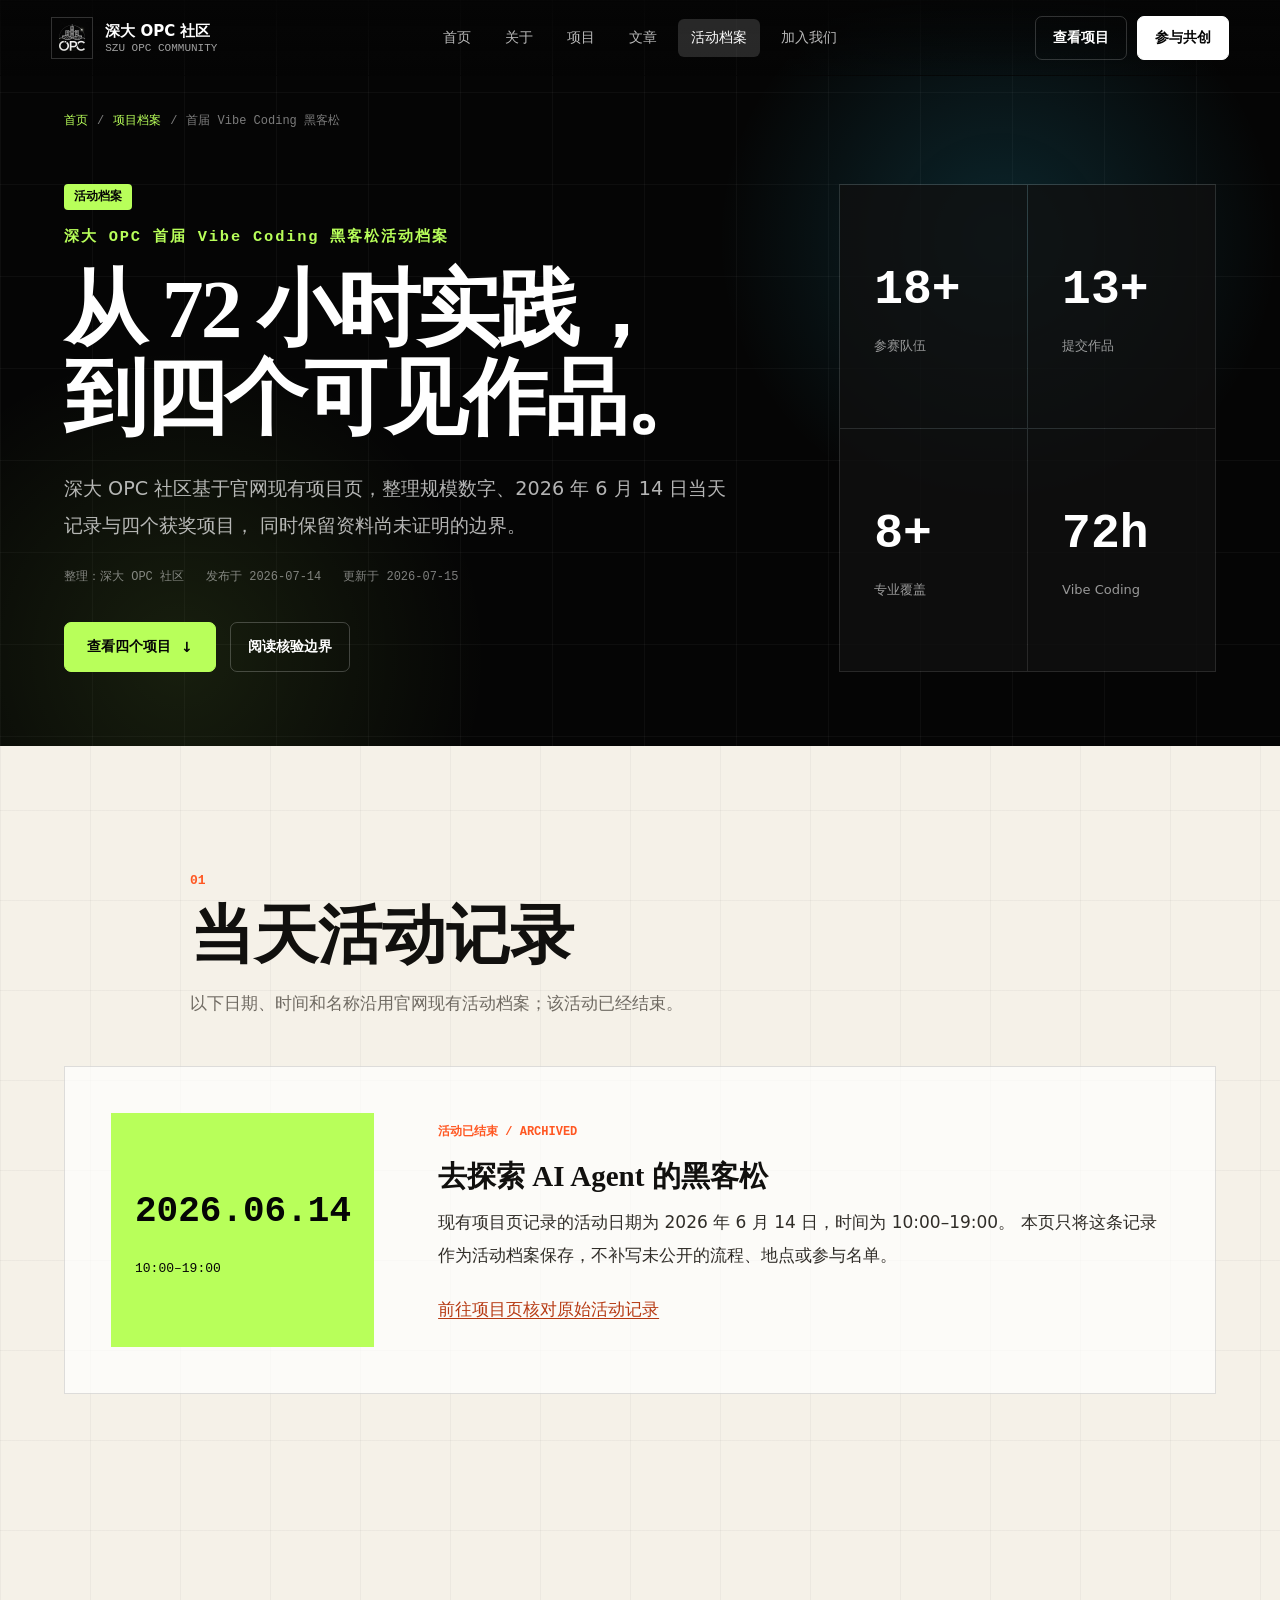
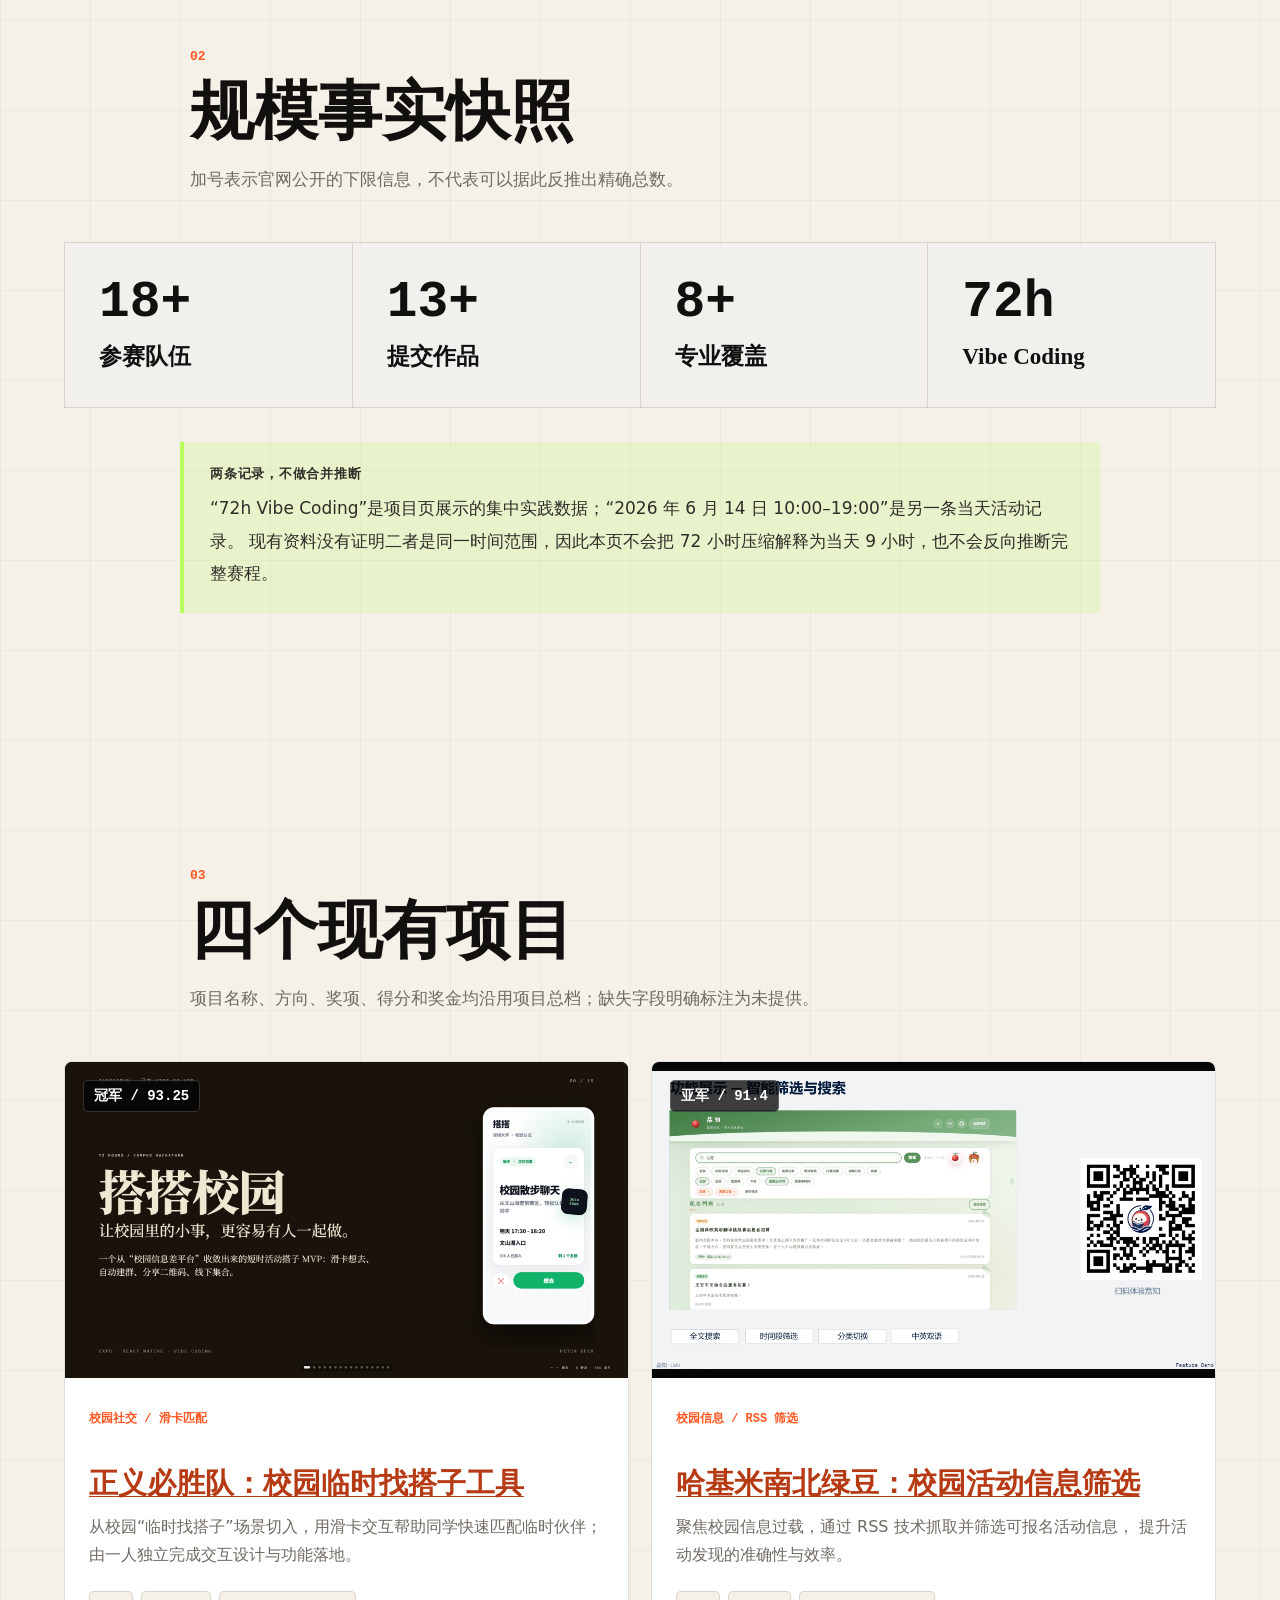
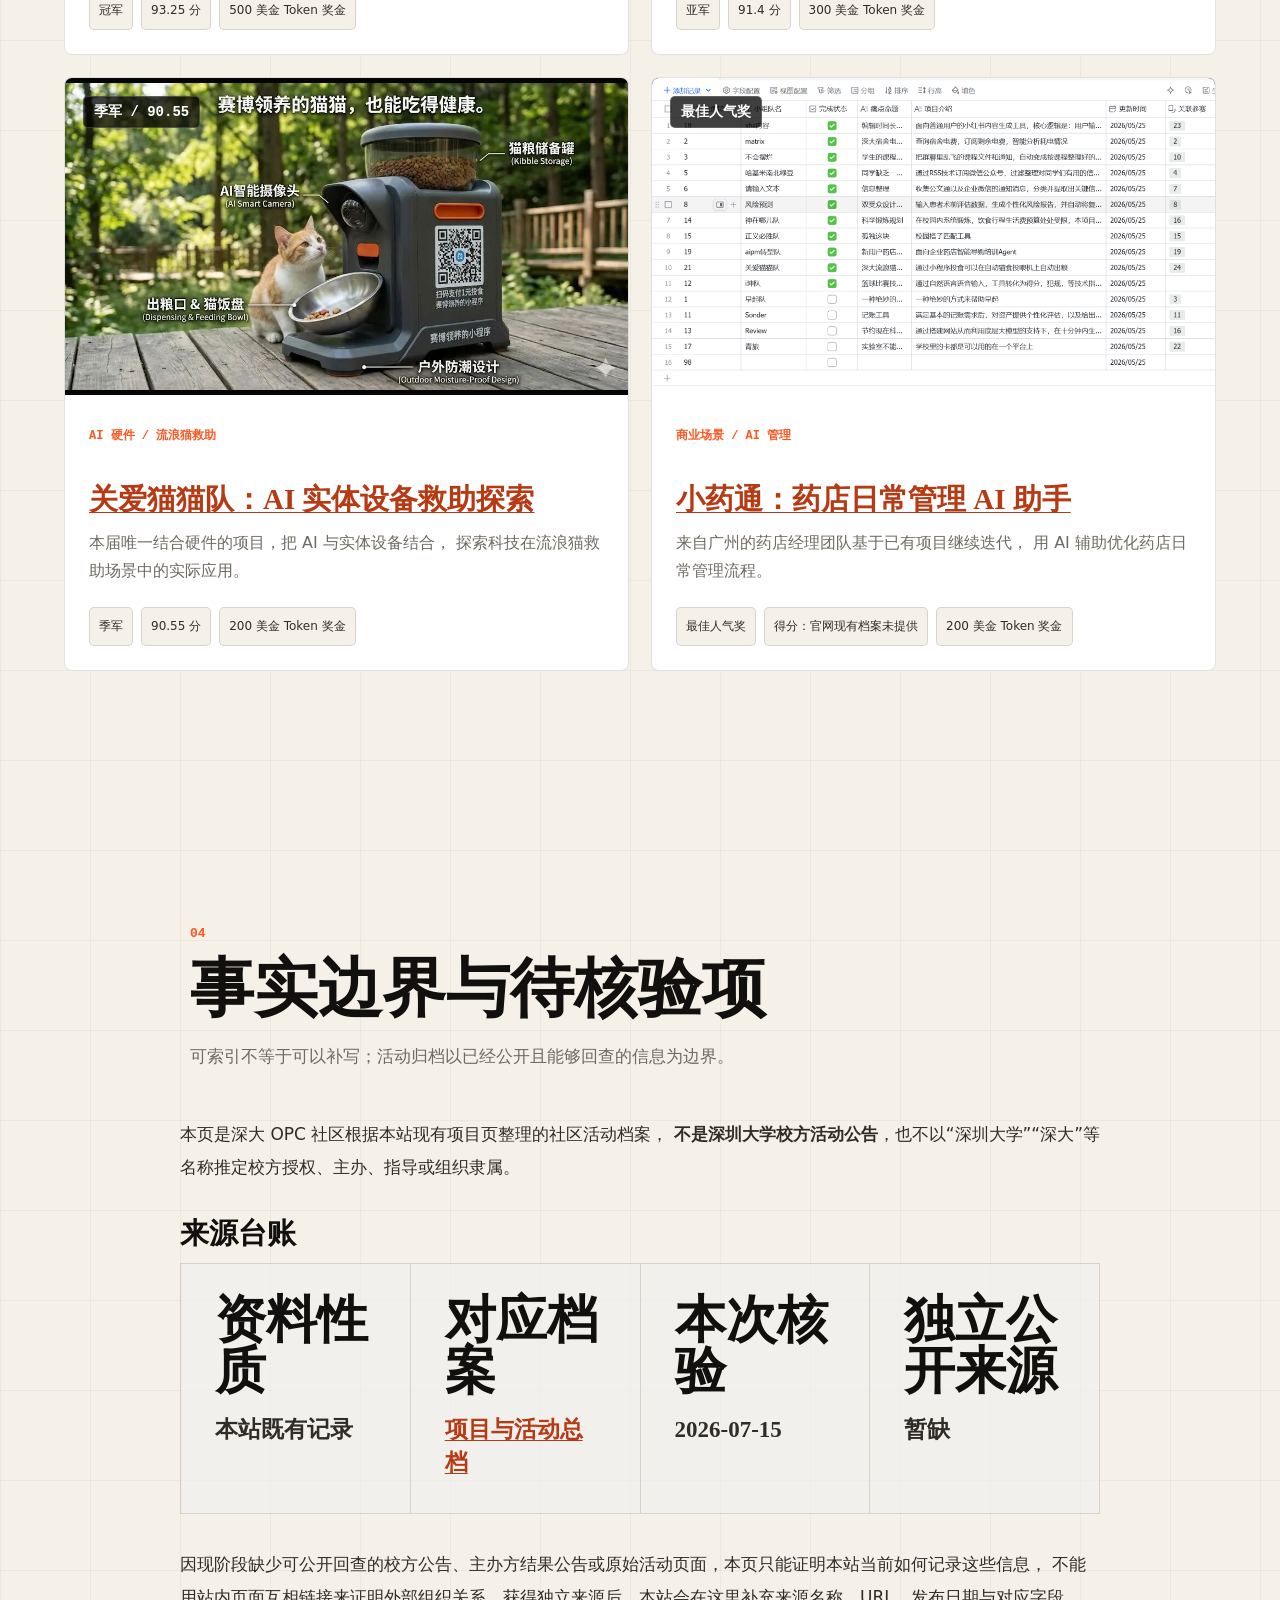
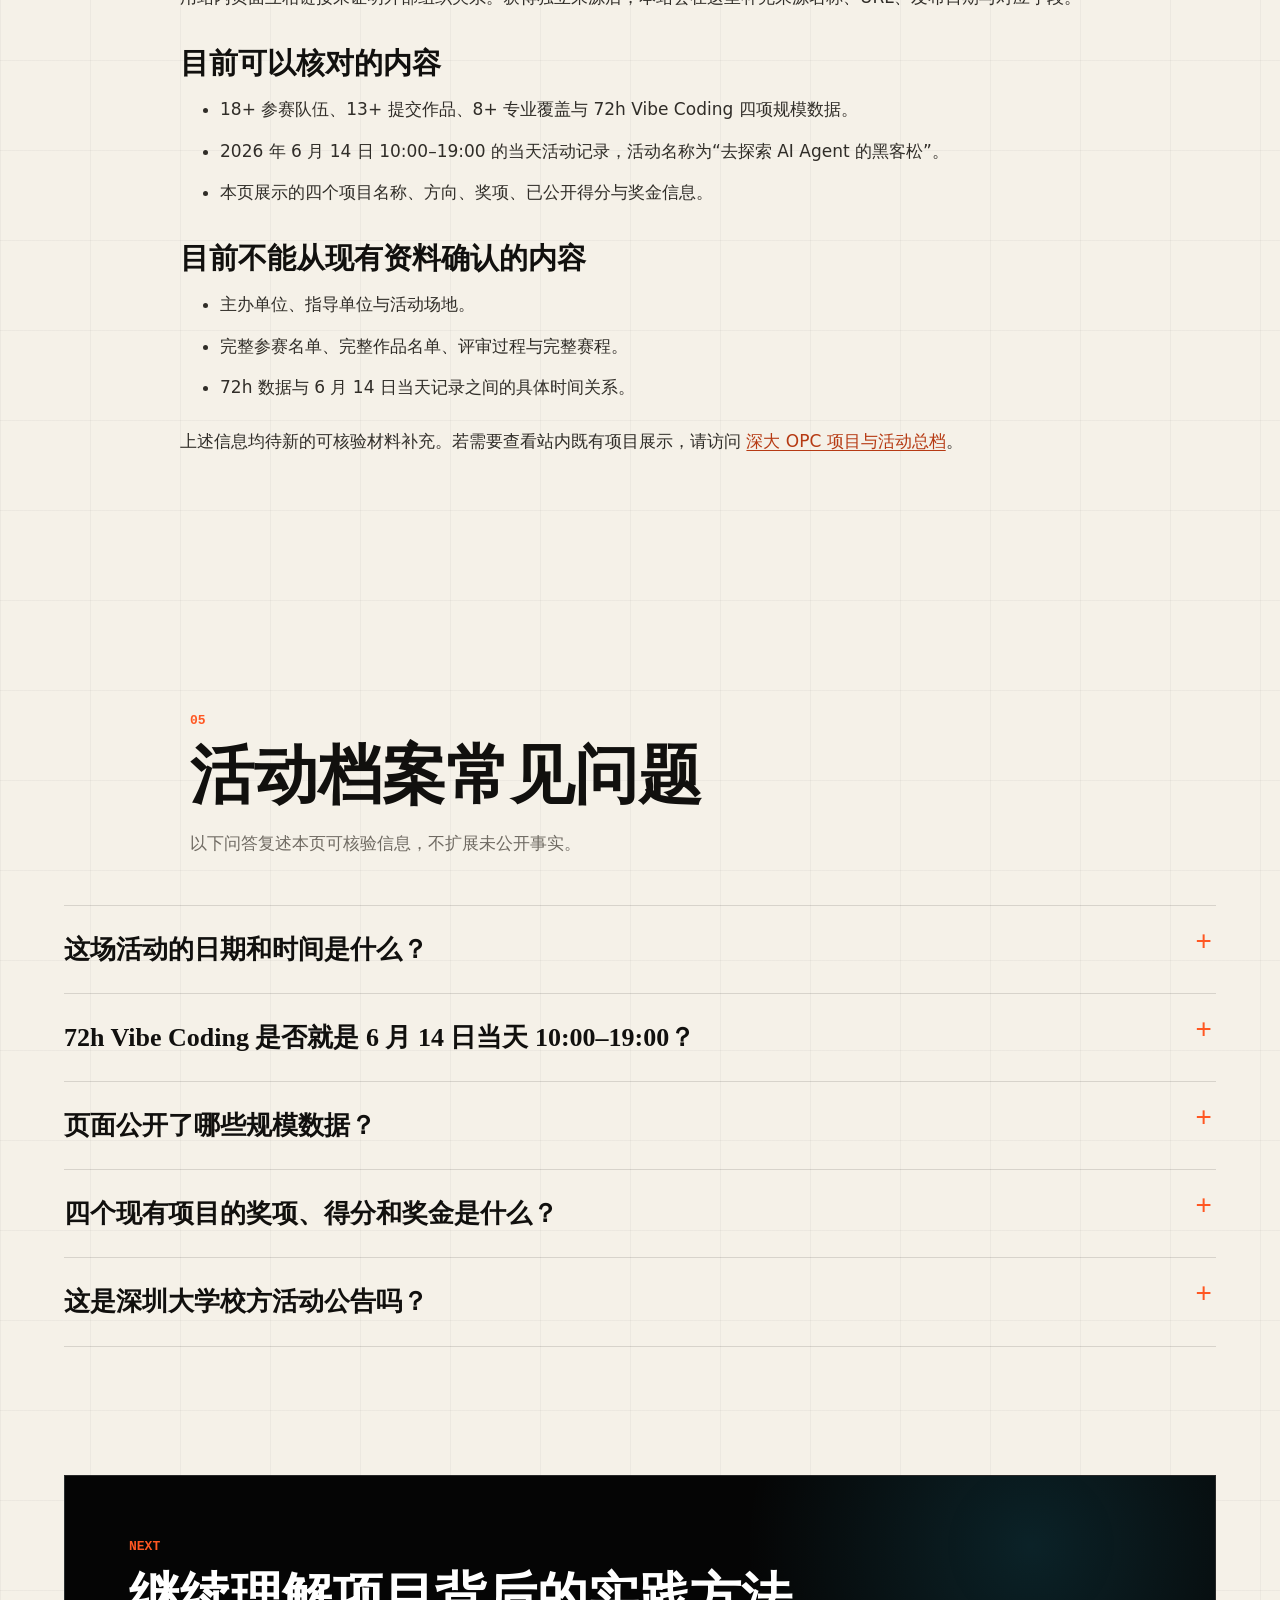
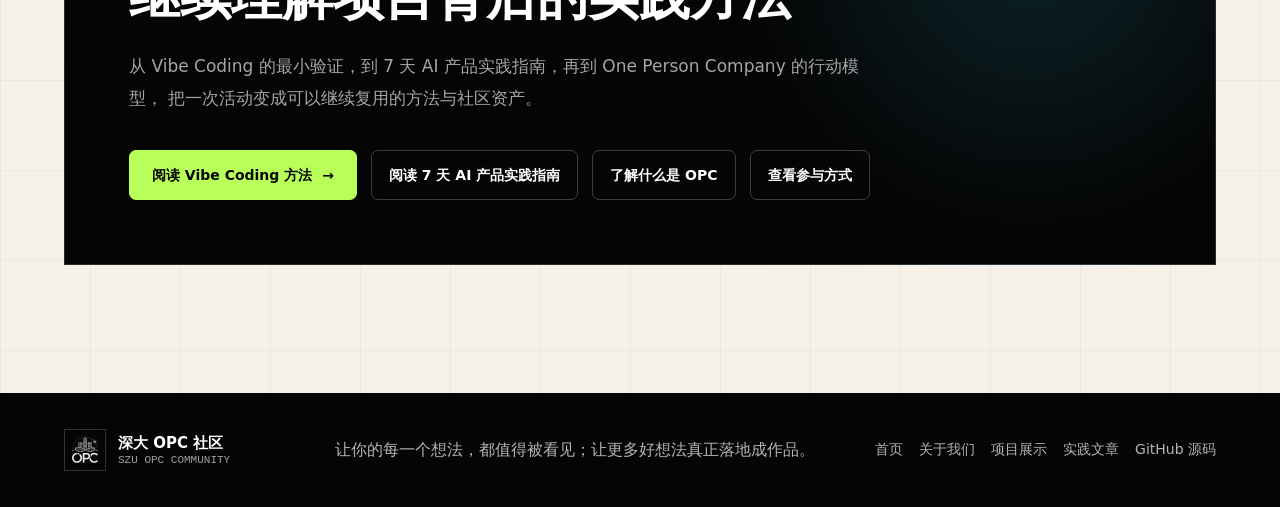
<file: events/szu-vibe-coding-hackathon-2026.html>
<!doctype html>
<html lang="zh-CN">
  <head>
    <meta charset="UTF-8" />
    <meta name="viewport" content="width=device-width, initial-scale=1.0" />
    <meta
      name="robots"
      content="index, follow, max-image-preview:large, max-snippet:-1, max-video-preview:-1"
    />
    <meta name="author" content="深大 OPC 社区" />
    <meta name="theme-color" content="#050505" />
    <meta
      name="description"
      content="深大 OPC 社区整理首届 Vibe Coding 黑客松活动档案：18+ 参赛队伍、13+ 提交作品、8+ 专业覆盖、72h 实践数据，2026 年 6 月 14 日活动记录及四个现有获奖项目。"
    />
    <title>深大 OPC 首届 Vibe Coding 黑客松活动档案｜18+ 队伍与获奖项目</title>
    <link
      rel="canonical"
      href="https://szu-opc.pages.dev/events/szu-vibe-coding-hackathon-2026"
    />
    <link
      rel="alternate"
      hreflang="zh-CN"
      href="https://szu-opc.pages.dev/events/szu-vibe-coding-hackathon-2026"
    />
    <link
      rel="alternate"
      hreflang="x-default"
      href="https://szu-opc.pages.dev/events/szu-vibe-coding-hackathon-2026"
    />
    <link rel="icon" href="../LOGO.jpg" type="image/jpeg" />
    <link rel="manifest" href="../manifest.webmanifest" />
    <link
      rel="alternate"
      type="application/rss+xml"
      title="深大 OPC 社区内容更新"
      href="../feed.xml"
    />

    <meta property="og:type" content="article" />
    <meta property="og:locale" content="zh_CN" />
    <meta property="og:site_name" content="深大 OPC 社区" />
    <meta
      property="og:title"
      content="深大 OPC 首届 Vibe Coding 黑客松活动档案｜18+ 队伍与获奖项目"
    />
    <meta
      property="og:description"
      content="18+ 参赛队伍、13+ 提交作品、8+ 专业覆盖、72h 实践数据，2026 年 6 月 14 日活动记录及四个现有获奖项目。"
    />
    <meta
      property="og:url"
      content="https://szu-opc.pages.dev/events/szu-vibe-coding-hackathon-2026"
    />
    <meta
      property="og:image"
      content="https://szu-opc.pages.dev/assets/project-hackathon-overview.png"
    />
    <meta property="og:image:width" content="1080" />
    <meta property="og:image:height" content="611" />
    <meta
      property="og:image:alt"
      content="深大 OPC 首届 Vibe Coding 黑客松项目清单截图"
    />
    <meta property="article:published_time" content="2026-07-14" />
    <meta property="article:modified_time" content="2026-07-15" />

    <meta name="twitter:card" content="summary_large_image" />
    <meta
      name="twitter:title"
      content="深大 OPC 首届 Vibe Coding 黑客松活动档案｜18+ 队伍与获奖项目"
    />
    <meta
      name="twitter:description"
      content="深大 OPC 社区整理首届黑客松的规模数据、当天记录、四个现有项目与事实边界。"
    />
    <meta
      name="twitter:image"
      content="https://szu-opc.pages.dev/assets/project-hackathon-overview.png"
    />
    <meta
      name="twitter:image:alt"
      content="深大 OPC 首届 Vibe Coding 黑客松项目清单截图"
    />

    <script type="application/ld+json">
      {
        "@context": "https://schema.org",
        "@graph": [
          {
            "@type": "Organization",
            "@id": "https://szu-opc.pages.dev/#organization",
            "name": "深大 OPC 社区",
            "alternateName": ["深大OPC", "深大OPC社区", "深圳大学 OPC 社区", "深圳大学OPC社区", "深圳大学 OPC", "深圳大学OPC", "SZU OPC Community"],
            "url": "https://szu-opc.pages.dev/",
            "logo": {
              "@type": "ImageObject",
              "url": "https://szu-opc.pages.dev/LOGO.jpg",
              "width": 640,
              "height": 640
            },
            "description": "面向深圳大学学生、教师与研究者、校友及合作伙伴的 One Person Company、Vibe Coding 与 AI 项目实践社区。",
            "disambiguatingDescription": "深大 OPC 社区的信息入口；不是深圳大学门户网站，不依据名称主张校方授权、主办、指导或组织隶属。"
          },
          {
            "@type": "WebSite",
            "@id": "https://szu-opc.pages.dev/#website",
            "url": "https://szu-opc.pages.dev/",
            "name": "深大 OPC 社区",
            "publisher": { "@id": "https://szu-opc.pages.dev/#organization" },
            "inLanguage": "zh-CN"
          },
          {
            "@type": "WebPage",
            "@id": "https://szu-opc.pages.dev/events/szu-vibe-coding-hackathon-2026#webpage",
            "url": "https://szu-opc.pages.dev/events/szu-vibe-coding-hackathon-2026",
            "name": "深大 OPC 首届 Vibe Coding 黑客松活动档案｜18+ 队伍与获奖项目",
            "description": "深大 OPC 社区整理的首届 Vibe Coding 黑客松规模数据、当天活动记录、四个现有获奖项目与事实边界。",
            "inLanguage": "zh-CN",
            "datePublished": "2026-07-14",
            "dateModified": "2026-07-15",
            "breadcrumb": {
              "@id": "https://szu-opc.pages.dev/events/szu-vibe-coding-hackathon-2026#breadcrumb"
            },
            "mainEntity": {
              "@id": "https://szu-opc.pages.dev/events/szu-vibe-coding-hackathon-2026#article"
            },
            "primaryImageOfPage": {
              "@type": "ImageObject",
              "url": "https://szu-opc.pages.dev/assets/project-hackathon-overview.png",
              "width": 1080,
              "height": 611
            },
            "isPartOf": { "@id": "https://szu-opc.pages.dev/#website" }
          },
          {
            "@type": "Article",
            "@id": "https://szu-opc.pages.dev/events/szu-vibe-coding-hackathon-2026#article",
            "url": "https://szu-opc.pages.dev/events/szu-vibe-coding-hackathon-2026",
            "headline": "深大 OPC 首届 Vibe Coding 黑客松活动档案",
            "description": "18+ 参赛队伍、13+ 提交作品、8+ 专业覆盖、72h 实践数据，2026 年 6 月 14 日活动记录及四个现有获奖项目。",
            "articleSection": "活动档案",
            "inLanguage": "zh-CN",
            "datePublished": "2026-07-14",
            "dateModified": "2026-07-15",
            "mainEntityOfPage": {
              "@id": "https://szu-opc.pages.dev/events/szu-vibe-coding-hackathon-2026#webpage"
            },
            "isBasedOn": "https://szu-opc.pages.dev/projects",
            "image": [
              "https://szu-opc.pages.dev/assets/project-hackathon-overview.png",
              "https://szu-opc.pages.dev/assets/project-justice.png",
              "https://szu-opc.pages.dev/assets/project-rss.png",
              "https://szu-opc.pages.dev/assets/project-cats.jpg"
            ],
            "about": [
              "深大 OPC 首届 Vibe Coding 黑客松",
              "Vibe Coding",
              "深大 OPC 社区",
              "深圳大学 OPC 社区",
              "AI 项目实践"
            ],
            "keywords": [
              "深圳大学 Vibe Coding 黑客松",
              "深大 Vibe Coding 黑客松",
              "深大 OPC",
              "深圳大学 OPC",
              "AI 黑客松"
            ],
            "author": { "@id": "https://szu-opc.pages.dev/#organization" },
            "publisher": { "@id": "https://szu-opc.pages.dev/#organization" }
          },
          {
            "@type": "BreadcrumbList",
            "@id": "https://szu-opc.pages.dev/events/szu-vibe-coding-hackathon-2026#breadcrumb",
            "itemListElement": [
              {
                "@type": "ListItem",
                "position": 1,
                "name": "首页",
                "item": "https://szu-opc.pages.dev/"
              },
              {
                "@type": "ListItem",
                "position": 2,
                "name": "项目档案",
                "item": "https://szu-opc.pages.dev/projects"
              },
              {
                "@type": "ListItem",
                "position": 3,
                "name": "深大 OPC 首届 Vibe Coding 黑客松活动档案",
                "item": "https://szu-opc.pages.dev/events/szu-vibe-coding-hackathon-2026"
              }
            ]
          },
          {
            "@type": "ItemList",
            "@id": "https://szu-opc.pages.dev/events/szu-vibe-coding-hackathon-2026#project-list",
            "name": "深大 OPC 首届 Vibe Coding 黑客松现有四个项目",
            "numberOfItems": 4,
            "itemListOrder": "https://schema.org/ItemListOrderAscending",
            "itemListElement": [
              {
                "@type": "ListItem",
                "position": 1,
                "url": "https://szu-opc.pages.dev/projects#project-justice",
                "item": {
                  "@type": "CreativeWork",
                  "name": "正义必胜队：校园临时找搭子工具",
                  "description": "冠军，93.25 分，500 美金 Token 奖金。",
                  "image": "https://szu-opc.pages.dev/assets/project-justice.png",
                  "award": "冠军 / 93.25 分 / 500 美金 Token 奖金"
                }
              },
              {
                "@type": "ListItem",
                "position": 2,
                "url": "https://szu-opc.pages.dev/projects#project-rss",
                "item": {
                  "@type": "CreativeWork",
                  "name": "哈基米南北绿豆：校园活动信息筛选",
                  "description": "亚军，91.4 分，300 美金 Token 奖金。",
                  "image": "https://szu-opc.pages.dev/assets/project-rss.png",
                  "award": "亚军 / 91.4 分 / 300 美金 Token 奖金"
                }
              },
              {
                "@type": "ListItem",
                "position": 3,
                "url": "https://szu-opc.pages.dev/projects#project-cats",
                "item": {
                  "@type": "CreativeWork",
                  "name": "关爱猫猫队：AI 实体设备救助探索",
                  "description": "季军，90.55 分，200 美金 Token 奖金。",
                  "image": "https://szu-opc.pages.dev/assets/project-cats.jpg",
                  "award": "季军 / 90.55 分 / 200 美金 Token 奖金"
                }
              },
              {
                "@type": "ListItem",
                "position": 4,
                "url": "https://szu-opc.pages.dev/projects#project-xiaoyaotong",
                "item": {
                  "@type": "CreativeWork",
                  "name": "小药通：药店日常管理 AI 助手",
                  "description": "最佳人气奖，官网现有档案未提供得分，200 美金 Token 奖金。",
                  "image": "https://szu-opc.pages.dev/assets/project-hackathon-overview.png",
                  "award": "最佳人气奖 / 得分未提供 / 200 美金 Token 奖金"
                }
              }
            ]
          },
          {
            "@type": "FAQPage",
            "@id": "https://szu-opc.pages.dev/events/szu-vibe-coding-hackathon-2026#faq",
            "mainEntity": [
              {
                "@type": "Question",
                "name": "这场活动的日期和时间是什么？",
                "acceptedAnswer": {
                  "@type": "Answer",
                  "text": "本站现有活动档案记录为 2026 年 6 月 14 日 10:00–19:00，活动已结束。"
                }
              },
              {
                "@type": "Question",
                "name": "72h Vibe Coding 是否就是 6 月 14 日当天 10:00–19:00？",
                "acceptedAnswer": {
                  "@type": "Answer",
                  "text": "不能这样合并推断。72h 是项目页展示的集中实践数据，2026 年 6 月 14 日 10:00–19:00 是另一条当天活动记录；现有资料不足以证明二者是同一时间范围。"
                }
              },
              {
                "@type": "Question",
                "name": "页面公开了哪些规模数据？",
                "acceptedAnswer": {
                  "@type": "Answer",
                  "text": "现有官网公开 18+ 参赛队伍、13+ 提交作品、8+ 专业覆盖和 72h Vibe Coding。加号表示下限信息，不能据此推断精确总数。"
                }
              },
              {
                "@type": "Question",
                "name": "四个现有项目的奖项、得分和奖金是什么？",
                "acceptedAnswer": {
                  "@type": "Answer",
                  "text": "正义必胜队获冠军、93.25 分和 500 美金 Token 奖金；哈基米南北绿豆获亚军、91.4 分和 300 美金 Token 奖金；关爱猫猫队获季军、90.55 分和 200 美金 Token 奖金；小药通获最佳人气奖和 200 美金 Token 奖金，官网现有档案未提供其得分。"
                }
              },
              {
                "@type": "Question",
                "name": "这是深圳大学校方活动公告吗？",
                "acceptedAnswer": {
                  "@type": "Answer",
                  "text": "不是。本页由深大 OPC 社区整理，不是深圳大学校方公告；主办单位、指导单位、活动场地和完整参与名单目前均待可核验材料补充。"
                }
              }
            ]
          }
        ]
      }
    </script>
    <link rel="stylesheet" href="../styles.css" />
    <script src="../script.js" defer></script>
  </head>
  <body>
    <a class="skip-link" href="#main-content">跳到主要内容</a>

    <header class="site-header subpage-header" data-elevated="false">
      <a class="brand" href="../" aria-label="返回深大 OPC 社区首页">
        <img
          src="../LOGO.jpg"
          alt="深大 OPC 社区 Logo"
          width="640"
          height="640"
          loading="eager"
          decoding="async"
        />
        <span>
          <strong>深大 OPC 社区</strong>
          <small>SZU OPC Community</small>
        </span>
      </a>

      <nav class="desktop-nav" aria-label="主导航">
        <a href="../">首页</a>
        <a href="../about">关于</a>
        <a href="../projects">项目</a>
        <a href="../articles/">文章</a>
        <a href="./szu-vibe-coding-hackathon-2026" aria-current="page">活动档案</a>
        <a href="../#join">加入我们</a>
      </nav>

      <div class="header-actions">
        <a class="ghost-button" href="../projects">查看项目</a>
        <a class="solid-button" href="../#join">参与共创</a>
        <button class="menu-button" type="button" aria-label="打开菜单" data-menu-button>
          <span></span>
          <span></span>
        </button>
      </div>
    </header>

    <aside class="mobile-panel" aria-hidden="true" data-mobile-panel>
      <a href="../">首页</a>
      <a href="../about">关于深大 OPC</a>
      <a href="../projects">项目展示</a>
      <a href="../articles/">社区文章</a>
      <a href="./szu-vibe-coding-hackathon-2026" aria-current="page">活动档案</a>
      <a href="../#join">加入我们</a>
    </aside>

    <main class="subpage-main" id="main-content">
      <section class="subpage-hero section-dark" aria-labelledby="page-title">
        <div class="content-shell">
          <nav class="breadcrumb" aria-label="面包屑导航">
            <a href="../">首页</a>
            <span aria-hidden="true">/</span>
            <a href="../projects">项目档案</a>
            <span aria-hidden="true">/</span>
            <span aria-current="page">首届 Vibe Coding 黑客松</span>
          </nav>

          <div class="subpage-hero-grid">
            <div class="subpage-hero-copy reveal">
              <p class="article-category">活动档案</p>
              <h1 id="page-title">
                <span class="subpage-title-label">深大 OPC 首届 Vibe Coding 黑客松活动档案</span>
                从 72 小时实践，<br />到四个可见作品。
              </h1>
              <p>
                深大 OPC 社区基于官网现有项目页，整理规模数字、2026 年 6 月 14 日当天记录与四个获奖项目，
                同时保留资料尚未证明的边界。
              </p>
              <p class="article-meta">
                <span>整理：深大 OPC 社区</span>
                <time datetime="2026-07-14">发布于 2026-07-14</time>
                <time datetime="2026-07-15">更新于 2026-07-15</time>
              </p>
              <div class="hero-actions">
                <a class="primary-cta" href="#project-list">
                  查看四个项目
                  <span aria-hidden="true">↓</span>
                </a>
                <a class="secondary-cta" href="#verification">阅读核验边界</a>
              </div>
            </div>

            <dl class="hero-stats fact-grid reveal" aria-label="首届 Vibe Coding 黑客松规模数据">
              <div>
                <dt>18+</dt>
                <dd>参赛队伍</dd>
              </div>
              <div>
                <dt>13+</dt>
                <dd>提交作品</dd>
              </div>
              <div>
                <dt>8+</dt>
                <dd>专业覆盖</dd>
              </div>
              <div>
                <dt>72h</dt>
                <dd>Vibe Coding</dd>
              </div>
            </dl>
          </div>
        </div>
      </section>

      <article aria-labelledby="page-title">
        <section class="section content-shell" id="activity-record" aria-labelledby="activity-heading">
          <div class="section-heading reveal">
            <span class="section-number">01</span>
            <h2 id="activity-heading">当天活动记录</h2>
            <p>以下日期、时间和名称沿用官网现有活动档案；该活动已经结束。</p>
          </div>

          <div class="event-record editorial-content reveal">
            <time datetime="2026-06-14">
              <strong>2026.06.14</strong>
              <span>10:00–19:00</span>
            </time>
            <div>
              <small>活动已结束 / ARCHIVED</small>
              <h3>去探索 AI Agent 的黑客松</h3>
              <p>
                现有项目页记录的活动日期为 2026 年 6 月 14 日，时间为 10:00–19:00。
                本页只将这条记录作为活动档案保存，不补写未公开的流程、地点或参与名单。
              </p>
              <p>
                <a href="../projects#events">前往项目页核对原始活动记录</a>
              </p>
            </div>
          </div>
        </section>

        <section class="section content-shell" aria-labelledby="snapshot-heading">
          <div class="section-heading reveal">
            <span class="section-number">02</span>
            <h2 id="snapshot-heading">规模事实快照</h2>
            <p>加号表示官网公开的下限信息，不代表可以据此反推出精确总数。</p>
          </div>

          <dl class="fact-grid archive-facts reveal">
            <div>
              <dt>18+</dt>
              <dd>参赛队伍</dd>
            </div>
            <div>
              <dt>13+</dt>
              <dd>提交作品</dd>
            </div>
            <div>
              <dt>8+</dt>
              <dd>专业覆盖</dd>
            </div>
            <div>
              <dt>72h</dt>
              <dd>Vibe Coding</dd>
            </div>
          </dl>

          <div class="editorial-content reveal">
            <aside class="editorial-note" aria-label="时间口径说明">
              <strong>两条记录，不做合并推断</strong>
              <p>
                “72h Vibe Coding”是项目页展示的集中实践数据；“2026 年 6 月 14 日 10:00–19:00”是另一条当天活动记录。
                现有资料没有证明二者是同一时间范围，因此本页不会把 72 小时压缩解释为当天 9 小时，也不会反向推断完整赛程。
              </p>
            </aside>
          </div>
        </section>

        <section class="section content-shell" id="project-list" aria-labelledby="projects-heading">
          <div class="section-heading reveal">
            <span class="section-number">03</span>
            <h2 id="projects-heading">四个现有项目</h2>
            <p>项目名称、方向、奖项、得分和奖金均沿用项目总档；缺失字段明确标注为未提供。</p>
          </div>

          <div class="project-archive-grid reveal">
            <article class="project-card" id="project-justice">
              <figure class="project-visual photo-visual">
                <img
                  src="../assets/project-justice.png"
                  alt="正义必胜队校园临时找搭子工具项目展示图"
                  width="1080"
                  height="608"
                  loading="lazy"
                  decoding="async"
                />
                <figcaption>冠军 / 93.25</figcaption>
              </figure>
              <div class="editorial-content">
                <small>校园社交 / 滑卡匹配</small>
                <h3>
                  <a href="../projects#project-justice">正义必胜队：校园临时找搭子工具</a>
                </h3>
                <p>
                  从校园“临时找搭子”场景切入，用滑卡交互帮助同学快速匹配临时伙伴；
                  由一人独立完成交互设计与功能落地。
                </p>
                <footer>
                  <span>冠军</span>
                  <span>93.25 分</span>
                  <span>500 美金 Token 奖金</span>
                </footer>
              </div>
            </article>

            <article class="project-card" id="project-rss">
              <figure class="project-visual photo-visual">
                <img
                  src="../assets/project-rss.png"
                  alt="哈基米南北绿豆校园活动信息筛选项目展示图"
                  width="1080"
                  height="571"
                  loading="lazy"
                  decoding="async"
                />
                <figcaption>亚军 / 91.4</figcaption>
              </figure>
              <div class="editorial-content">
                <small>校园信息 / RSS 筛选</small>
                <h3>
                  <a href="../projects#project-rss">哈基米南北绿豆：校园活动信息筛选</a>
                </h3>
                <p>
                  聚焦校园信息过载，通过 RSS 技术抓取并筛选可报名活动信息，
                  提升活动发现的准确性与效率。
                </p>
                <footer>
                  <span>亚军</span>
                  <span>91.4 分</span>
                  <span>300 美金 Token 奖金</span>
                </footer>
              </div>
            </article>

            <article class="project-card" id="project-cats">
              <figure class="project-visual photo-visual">
                <img
                  src="../assets/project-cats.jpg"
                  alt="关爱猫猫队 AI 实体设备救助探索项目展示图"
                  width="1024"
                  height="559"
                  loading="lazy"
                  decoding="async"
                />
                <figcaption>季军 / 90.55</figcaption>
              </figure>
              <div class="editorial-content">
                <small>AI 硬件 / 流浪猫救助</small>
                <h3>
                  <a href="../projects#project-cats">关爱猫猫队：AI 实体设备救助探索</a>
                </h3>
                <p>
                  本届唯一结合硬件的项目，把 AI 与实体设备结合，
                  探索科技在流浪猫救助场景中的实际应用。
                </p>
                <footer>
                  <span>季军</span>
                  <span>90.55 分</span>
                  <span>200 美金 Token 奖金</span>
                </footer>
              </div>
            </article>

            <article class="project-card" id="project-xiaoyaotong">
              <figure class="project-visual photo-visual">
                <img
                  src="../assets/project-hackathon-overview.png"
                  alt="深大 OPC 首届 Vibe Coding 黑客松项目清单截图"
                  width="1080"
                  height="611"
                  loading="lazy"
                  decoding="async"
                />
                <figcaption>最佳人气奖</figcaption>
              </figure>
              <div class="editorial-content">
                <small>商业场景 / AI 管理</small>
                <h3>
                  <a href="../projects#project-xiaoyaotong">小药通：药店日常管理 AI 助手</a>
                </h3>
                <p>
                  来自广州的药店经理团队基于已有项目继续迭代，
                  用 AI 辅助优化药店日常管理流程。
                </p>
                <footer>
                  <span>最佳人气奖</span>
                  <span>得分：官网现有档案未提供</span>
                  <span>200 美金 Token 奖金</span>
                </footer>
              </div>
            </article>
          </div>
        </section>

        <section class="section content-shell" id="verification" aria-labelledby="verification-heading">
          <div class="section-heading reveal">
            <span class="section-number">04</span>
            <h2 id="verification-heading">事实边界与待核验项</h2>
            <p>可索引不等于可以补写；活动归档以已经公开且能够回查的信息为边界。</p>
          </div>

          <div class="editorial-content reveal">
            <p>
              本页是深大 OPC 社区根据本站现有项目页整理的社区活动档案，
              <strong>不是深圳大学校方活动公告</strong>，也不以“深圳大学”“深大”等名称推定校方授权、主办、指导或组织隶属。
            </p>
            <h3>来源台账</h3>
            <dl class="fact-grid archive-facts" aria-label="活动档案来源台账">
              <div>
                <dt>资料性质</dt>
                <dd>本站既有记录</dd>
              </div>
              <div>
                <dt>对应档案</dt>
                <dd><a href="../projects">项目与活动总档</a></dd>
              </div>
              <div>
                <dt>本次核验</dt>
                <dd><time datetime="2026-07-15">2026-07-15</time></dd>
              </div>
              <div>
                <dt>独立公开来源</dt>
                <dd>暂缺</dd>
              </div>
            </dl>
            <p>
              因现阶段缺少可公开回查的校方公告、主办方结果公告或原始活动页面，本页只能证明本站当前如何记录这些信息，
              不能用站内页面互相链接来证明外部组织关系。获得独立来源后，本站会在这里补充来源名称、URL、发布日期与对应字段。
            </p>
            <h3>目前可以核对的内容</h3>
            <ul>
              <li>18+ 参赛队伍、13+ 提交作品、8+ 专业覆盖与 72h Vibe Coding 四项规模数据。</li>
              <li>2026 年 6 月 14 日 10:00–19:00 的当天活动记录，活动名称为“去探索 AI Agent 的黑客松”。</li>
              <li>本页展示的四个项目名称、方向、奖项、已公开得分与奖金信息。</li>
            </ul>
            <h3>目前不能从现有资料确认的内容</h3>
            <ul>
              <li>主办单位、指导单位与活动场地。</li>
              <li>完整参赛名单、完整作品名单、评审过程与完整赛程。</li>
              <li>72h 数据与 6 月 14 日当天记录之间的具体时间关系。</li>
            </ul>
            <p>
              上述信息均待新的可核验材料补充。若需要查看站内既有项目展示，请访问
              <a href="../projects">深大 OPC 项目与活动总档</a>。
            </p>
          </div>
        </section>

        <section class="section content-shell" id="faq" aria-labelledby="faq-heading">
          <div class="section-heading reveal">
            <span class="section-number">05</span>
            <h2 id="faq-heading">活动档案常见问题</h2>
            <p>以下问答复述本页可核验信息，不扩展未公开事实。</p>
          </div>

          <div class="faq-list reveal">
            <details>
              <summary>这场活动的日期和时间是什么？</summary>
              <p>本站现有活动档案记录为 2026 年 6 月 14 日 10:00–19:00，活动已结束。</p>
            </details>
            <details>
              <summary>72h Vibe Coding 是否就是 6 月 14 日当天 10:00–19:00？</summary>
              <p>不能这样合并推断。72h 是项目页展示的集中实践数据，2026 年 6 月 14 日 10:00–19:00 是另一条当天活动记录；现有资料不足以证明二者是同一时间范围。</p>
            </details>
            <details>
              <summary>页面公开了哪些规模数据？</summary>
              <p>现有官网公开 18+ 参赛队伍、13+ 提交作品、8+ 专业覆盖和 72h Vibe Coding。加号表示下限信息，不能据此推断精确总数。</p>
            </details>
            <details>
              <summary>四个现有项目的奖项、得分和奖金是什么？</summary>
              <p>正义必胜队获冠军、93.25 分和 500 美金 Token 奖金；哈基米南北绿豆获亚军、91.4 分和 300 美金 Token 奖金；关爱猫猫队获季军、90.55 分和 200 美金 Token 奖金；小药通获最佳人气奖和 200 美金 Token 奖金，官网现有档案未提供其得分。</p>
            </details>
            <details>
              <summary>这是深圳大学校方活动公告吗？</summary>
              <p>不是。本页由深大 OPC 社区整理，不是深圳大学校方公告；主办单位、指导单位、活动场地和完整参与名单目前均待可核验材料补充。</p>
            </details>
          </div>
        </section>

        <section class="section content-shell subpage-cta" aria-labelledby="reading-heading">
          <div class="editorial-content reveal">
            <span class="section-number">NEXT</span>
            <h2 id="reading-heading">继续理解项目背后的实践方法</h2>
            <p>
              从 Vibe Coding 的最小验证，到 7 天 AI 产品实践指南，再到 One Person Company 的行动模型，
              把一次活动变成可以继续复用的方法与社区资产。
            </p>
            <div class="hero-actions">
              <a class="primary-cta" href="../articles/vibe-coding">
                阅读 Vibe Coding 方法
                <span aria-hidden="true">→</span>
              </a>
              <a class="secondary-cta" href="../articles/ai-product-7-days">阅读 7 天 AI 产品实践指南</a>
              <a class="secondary-cta" href="../articles/what-is-opc">了解什么是 OPC</a>
              <a class="secondary-cta" href="../#join">查看参与方式</a>
            </div>
          </div>
        </section>
      </article>
    </main>

    <footer class="site-footer">
      <a class="brand footer-brand" href="../" aria-label="返回深大 OPC 社区首页">
        <img
          src="../LOGO.jpg"
          alt="深大 OPC 社区 Logo"
          width="640"
          height="640"
          loading="lazy"
          decoding="async"
        />
        <span>
          <strong>深大 OPC 社区</strong>
          <small>SZU OPC Community</small>
        </span>
      </a>
      <p>让你的每一个想法，都值得被看见；让更多好想法真正落地成作品。</p>
      <div class="footer-links">
        <a href="../">首页</a>
        <a href="../about">关于我们</a>
        <a href="../projects">项目展示</a>
        <a href="../articles/">实践文章</a>
        <a href="https://github.com/Magnum854/-OPC-" rel="external">GitHub 源码</a>
      </div>
    </footer>
    <!-- Cloudflare Web Analytics -->
    <script
      type="module"
      src="https://static.cloudflareinsights.com/beacon.min.js"
      data-cf-beacon='{"token":"05f66a3d12f74f93a8ef1a1a5f1fec0f"}'
    ></script>
    <!-- End Cloudflare Web Analytics -->
  </body>
</html>
</file>
<file: styles.css>
:root {
  --black: #050505;
  --ink: #11100e;
  --graphite: #1e1e1e;
  --muted: #6f6a62;
  --paper: #f5f1e8;
  --paper-deep: #e8ded0;
  --white: #ffffff;
  --orange: #ff5722;
  --blue: #32d7ff;
  --green: #b8ff5a;
  --line: rgba(255, 255, 255, 0.16);
  --dark-line: rgba(5, 5, 5, 0.12);
  --shadow: 0 22px 70px rgba(0, 0, 0, 0.18);
  --serif: "Noto Serif SC", "Source Han Serif SC", "Songti SC", SimSun, serif;
  --sans: "Noto Sans SC", "Source Han Sans SC", "Microsoft YaHei", system-ui, sans-serif;
  --mono: "JetBrains Mono", "IBM Plex Mono", Consolas, monospace;
}

* {
  box-sizing: border-box;
}

html {
  scroll-behavior: smooth;
}

body {
  margin: 0;
  color: var(--ink);
  background: var(--paper);
  font-family: var(--sans);
  letter-spacing: 0;
}

body.modal-open {
  overflow: hidden;
}

a {
  color: inherit;
  text-decoration: none;
}

button,
input,
select,
textarea {
  font: inherit;
}

button {
  cursor: pointer;
}

svg {
  display: block;
  width: 20px;
  height: 20px;
  fill: none;
  stroke: currentColor;
  stroke-width: 1.8;
  stroke-linecap: round;
  stroke-linejoin: round;
}

.site-header {
  position: fixed;
  top: 0;
  left: 0;
  right: 0;
  z-index: 30;
  display: flex;
  align-items: center;
  justify-content: space-between;
  height: 76px;
  padding: 0 clamp(18px, 4vw, 56px);
  color: var(--white);
  background: linear-gradient(180deg, rgba(5, 5, 5, 0.82), rgba(5, 5, 5, 0.2));
  border-bottom: 1px solid transparent;
  transition: background 180ms ease, border-color 180ms ease, backdrop-filter 180ms ease;
}

.site-header[data-elevated="true"] {
  background: rgba(5, 5, 5, 0.88);
  border-color: rgba(255, 255, 255, 0.12);
  backdrop-filter: blur(18px);
}

.brand {
  display: inline-flex;
  align-items: center;
  gap: 12px;
  min-width: 210px;
}

.brand img {
  width: 42px;
  height: 42px;
  object-fit: cover;
  border: 1px solid rgba(255, 255, 255, 0.18);
  background: var(--black);
}

.brand span {
  display: grid;
  gap: 2px;
}

.brand strong {
  font-size: 15px;
  font-weight: 650;
}

.brand small {
  color: rgba(255, 255, 255, 0.62);
  font: 11px/1 var(--mono);
  text-transform: uppercase;
}

.desktop-nav {
  display: flex;
  align-items: center;
  gap: 8px;
  color: rgba(255, 255, 255, 0.72);
  font-size: 14px;
}

.desktop-nav a {
  padding: 10px 13px;
  border-radius: 6px;
  transition: color 160ms ease, background 160ms ease;
}

.desktop-nav a:hover {
  color: var(--white);
  background: rgba(255, 255, 255, 0.08);
}

.desktop-nav a.active {
  color: var(--white);
  background: rgba(255, 255, 255, 0.14);
}

.header-actions {
  display: flex;
  align-items: center;
  justify-content: flex-end;
  gap: 10px;
  min-width: 210px;
}

.icon-button,
.menu-button {
  display: inline-grid;
  place-items: center;
  width: 42px;
  height: 42px;
  color: var(--white);
  background: rgba(255, 255, 255, 0.08);
  border: 1px solid rgba(255, 255, 255, 0.14);
  border-radius: 7px;
}

.ghost-button,
.solid-button,
.primary-cta,
.secondary-cta {
  display: inline-flex;
  align-items: center;
  justify-content: center;
  gap: 10px;
  min-height: 44px;
  padding: 0 17px;
  border-radius: 7px;
  font-size: 14px;
  font-weight: 650;
  white-space: nowrap;
  transition: transform 160ms ease, background 160ms ease, color 160ms ease, border-color 160ms ease;
}

.ghost-button {
  color: var(--white);
  border: 1px solid rgba(255, 255, 255, 0.18);
}

.solid-button,
.primary-cta {
  color: var(--black);
  background: var(--white);
  border: 1px solid var(--white);
}

.primary-cta:hover,
.secondary-cta:hover,
.solid-button:hover,
.ghost-button:hover {
  transform: translateY(-2px);
}

.primary-cta {
  min-height: 50px;
  padding: 0 22px;
  background: var(--green);
  border-color: var(--green);
}

.primary-cta.compact {
  min-height: 42px;
  padding: 0 15px;
  border: 0;
}

.secondary-cta {
  color: var(--white);
  border: 1px solid rgba(255, 255, 255, 0.22);
}

.secondary-cta.dark {
  color: var(--ink);
  border-color: var(--dark-line);
}

.menu-button {
  display: none;
  gap: 5px;
}

.menu-button span {
  display: block;
  width: 18px;
  height: 2px;
  background: currentColor;
}

.mobile-panel {
  position: fixed;
  top: 82px;
  left: 16px;
  right: 16px;
  z-index: 25;
  display: none;
  padding: 18px;
  color: var(--white);
  background: rgba(5, 5, 5, 0.94);
  border: 1px solid rgba(255, 255, 255, 0.14);
  border-radius: 8px;
  box-shadow: var(--shadow);
}

.mobile-panel a {
  display: block;
  padding: 14px 4px;
  border-bottom: 1px solid rgba(255, 255, 255, 0.1);
}

.mobile-panel a.active {
  color: var(--green);
  background: rgba(184, 255, 90, 0.08);
}

.mobile-panel a:last-child {
  border-bottom: 0;
}

.mobile-panel.open {
  display: block;
}

.section-dark {
  color: var(--white);
  background: var(--black);
}

.hero {
  position: relative;
  min-height: 100vh;
  overflow: hidden;
  padding: 124px clamp(18px, 5vw, 72px) 64px;
}

.hero::before {
  content: "";
  position: absolute;
  inset: 0;
  background:
    radial-gradient(circle at 78% 28%, rgba(50, 215, 255, 0.18), transparent 25%),
    radial-gradient(circle at 22% 72%, rgba(255, 87, 34, 0.11), transparent 28%),
    linear-gradient(rgba(255, 255, 255, 0.035) 1px, transparent 1px),
    linear-gradient(90deg, rgba(255, 255, 255, 0.035) 1px, transparent 1px);
  background-size: auto, auto, 92px 92px, 92px 92px;
  opacity: 0.85;
}

.network-canvas {
  position: absolute;
  inset: 0;
  width: 100%;
  height: 100%;
  opacity: 0.58;
}

.hero-grid {
  position: relative;
  z-index: 2;
  display: grid;
  grid-template-columns: minmax(0, 1fr) minmax(300px, 0.72fr);
  align-items: center;
  gap: clamp(34px, 7vw, 100px);
  max-width: 1320px;
  min-height: calc(100vh - 188px);
  margin: 0 auto;
}

.hero-copy h1 {
  max-width: 760px;
  margin: 0;
  font: 700 clamp(48px, 6.8vw, 98px) / 1.02 var(--serif);
}

.hero-eyebrow {
  margin: 0 0 18px !important;
  color: var(--green) !important;
  font: 700 12px/1.3 var(--mono) !important;
  letter-spacing: 0.12em;
  text-transform: uppercase;
}

.hero-copy h1 span {
  display: block;
  white-space: nowrap;
}

.hero-copy h1 .hero-brand-line {
  margin-bottom: 14px;
  color: var(--green);
  font: 700 0.36em/1.1 var(--mono);
  letter-spacing: 0.06em;
}

.hero-copy p {
  max-width: 720px;
  margin: 28px 0 0;
  color: rgba(255, 255, 255, 0.76);
  font-size: clamp(17px, 1.5vw, 21px);
  line-height: 1.9;
}

.hero-actions {
  display: flex;
  flex-wrap: wrap;
  gap: 14px;
  margin-top: 36px;
}

.hero-stats {
  display: grid;
  grid-template-columns: repeat(4, minmax(92px, 1fr));
  gap: 1px;
  max-width: 680px;
  margin: 58px 0 0;
  padding: 1px;
  background: rgba(255, 255, 255, 0.13);
}

.hero-stats div {
  padding: 18px;
  background: rgba(5, 5, 5, 0.72);
}

.hero-stats dt {
  font: 700 27px/1 var(--mono);
}

.hero-stats dd {
  margin: 8px 0 0;
  color: rgba(255, 255, 255, 0.56);
  font-size: 13px;
}

.hero-copy .stats-source {
  margin: 12px 0 0;
  color: rgba(255, 255, 255, 0.48);
  font: 11px/1.5 var(--mono);
}

.hero-mark {
  position: relative;
  display: grid;
  place-items: center;
  min-height: 480px;
}

.hero-mark img {
  position: relative;
  z-index: 4;
  width: min(74vw, 360px);
  height: min(74vw, 360px);
  object-fit: cover;
  border: 1px solid rgba(255, 255, 255, 0.16);
  box-shadow: 0 0 90px rgba(255, 255, 255, 0.08);
}

.orbit {
  position: absolute;
  border: 1px solid rgba(255, 255, 255, 0.22);
  border-radius: 50%;
  transform: rotate(-18deg);
}

.orbit-one {
  width: 480px;
  height: 240px;
  animation: orbitDrift 12s linear infinite;
}

.orbit-two {
  width: 360px;
  height: 580px;
  border-color: rgba(50, 215, 255, 0.22);
  animation: orbitDrift 16s linear infinite reverse;
}

.intro-strip {
  display: grid;
  grid-template-columns: 0.72fr 1.6fr auto;
  align-items: center;
  gap: 24px;
  padding: 24px clamp(18px, 5vw, 72px);
  background: var(--green);
}

.intro-strip p {
  margin: 0;
  font: 13px/1 var(--mono);
}

.intro-strip strong {
  font: 600 clamp(18px, 2.3vw, 31px) / 1.25 var(--serif);
}

.intro-strip a {
  padding: 12px 15px;
  color: var(--white);
  background: var(--black);
  border-radius: 6px;
  font-size: 14px;
}

.section {
  padding: clamp(76px, 10vw, 136px) clamp(18px, 5vw, 72px);
}

.paper-section {
  position: relative;
  overflow: hidden;
  background:
    radial-gradient(circle at 8% 28%, rgba(255, 87, 34, 0.12), transparent 26%),
    linear-gradient(rgba(5, 5, 5, 0.05) 1px, transparent 1px),
    linear-gradient(90deg, rgba(5, 5, 5, 0.05) 1px, transparent 1px),
    var(--paper);
  background-size: auto, 86px 86px, 86px 86px, auto;
}

.section-heading {
  max-width: 900px;
  margin: 0 auto 46px;
}

.section-number {
  display: block;
  margin-bottom: 15px;
  color: var(--orange);
  font: 700 13px/1 var(--mono);
}

.section-heading h2,
.board-top h2,
.panel-heading h2,
.join-copy h2 {
  margin: 0;
  font: 700 clamp(35px, 5vw, 72px) / 1.05 var(--serif);
}

.section-heading p,
.board-top p,
.join-copy p {
  max-width: 760px;
  margin: 18px 0 0;
  color: var(--muted);
  font-size: 17px;
  line-height: 1.9;
}

.section-text-link {
  display: inline-flex;
  align-items: center;
  gap: 8px;
  margin-top: 18px;
  color: var(--orange);
  font-weight: 700;
}

.entity-profile {
  display: grid;
  grid-template-columns: minmax(0, 1.2fr) minmax(360px, 0.8fr);
  gap: 1px;
  max-width: 1180px;
  margin: 0 auto 1px;
  background: var(--dark-line);
  border: 1px solid var(--dark-line);
}

.entity-answer,
.entity-profile dl {
  margin: 0;
  padding: clamp(26px, 4vw, 46px);
  background: rgba(255, 255, 255, 0.55);
}

.entity-answer > span {
  display: block;
  margin-bottom: 22px;
  color: var(--orange);
  font: 700 12px/1 var(--mono);
  letter-spacing: 0.08em;
  text-transform: uppercase;
}

.entity-answer p {
  max-width: 680px;
  margin: 0;
  font: 500 clamp(21px, 2.5vw, 34px)/1.55 var(--serif);
}

.entity-answer strong {
  font-weight: 800;
}

.entity-profile dl {
  display: grid;
  gap: 0;
}

.entity-profile dl div {
  display: grid;
  grid-template-columns: 112px 1fr;
  gap: 16px;
  padding: 14px 0;
  border-bottom: 1px solid var(--dark-line);
}

.entity-profile dl div:first-child {
  padding-top: 0;
}

.entity-profile dl div:last-child {
  padding-bottom: 0;
  border-bottom: 0;
}

.entity-profile dt {
  color: var(--muted);
  font: 12px/1.6 var(--mono);
}

.entity-profile dd {
  margin: 0;
  line-height: 1.6;
}

.entity-profile > a {
  grid-column: 1 / -1;
  display: flex;
  justify-content: space-between;
  padding: 17px 20px;
  color: var(--white);
  background: var(--black);
  font: 700 13px/1.3 var(--mono);
}

.meaning-grid {
  display: grid;
  grid-template-columns: repeat(3, 1fr);
  gap: 1px;
  max-width: 1180px;
  margin: 0 auto;
  background: var(--dark-line);
}

.meaning-grid article {
  min-height: 300px;
  padding: clamp(24px, 4vw, 44px);
  background: rgba(245, 241, 232, 0.88);
}

.meaning-grid span {
  display: block;
  margin-bottom: 52px;
  font: 700 96px/0.8 var(--serif);
}

.meaning-grid h3 {
  margin: 0;
  font: 700 24px/1.2 var(--serif);
}

.meaning-grid p {
  margin: 16px 0 0;
  color: var(--muted);
  line-height: 1.8;
}

.route-grid {
  grid-template-columns: repeat(4, minmax(0, 1fr));
}

.route-grid article {
  display: flex;
  flex-direction: column;
}

.route-grid a {
  margin-top: auto;
  padding-top: 28px;
  color: #b63a13;
  font: 750 12px/1.4 var(--mono);
  text-decoration: underline;
  text-decoration-thickness: 1px;
  text-underline-offset: 4px;
}

.flow-section {
  color: var(--white);
  background: var(--black);
}

.flow-section .section-heading p {
  color: rgba(255, 255, 255, 0.62);
}

.flow-line {
  display: grid;
  grid-template-columns: repeat(4, 1fr);
  gap: 1px;
  max-width: 1240px;
  margin: 0 auto;
  padding-left: 0;
  background: rgba(255, 255, 255, 0.16);
}

.flow-line article {
  position: relative;
  min-height: 330px;
  padding: 32px;
  background:
    linear-gradient(180deg, rgba(255, 255, 255, 0.055), rgba(255, 255, 255, 0.01)),
    var(--black);
}

.flow-line article::after {
  content: "";
  position: absolute;
  top: 32px;
  right: 32px;
  width: 12px;
  height: 12px;
  background: var(--green);
  border-radius: 50%;
  box-shadow: 0 0 28px var(--green);
}

.flow-line small {
  color: var(--blue);
  font: 13px/1 var(--mono);
}

.flow-line h3 {
  margin: 110px 0 0;
  font: 700 26px/1.18 var(--serif);
}

.flow-line p {
  margin: 16px 0 0;
  color: rgba(255, 255, 255, 0.62);
  line-height: 1.8;
}

.board-section {
  background:
    radial-gradient(circle at 78% 12%, rgba(50, 215, 255, 0.12), transparent 28%),
    linear-gradient(180deg, var(--black), #10100f);
}

.board-shell {
  max-width: 1320px;
  margin: 0 auto;
  padding: clamp(20px, 3.3vw, 42px);
  color: var(--white);
  background:
    linear-gradient(rgba(255, 255, 255, 0.045) 1px, transparent 1px),
    linear-gradient(90deg, rgba(255, 255, 255, 0.045) 1px, transparent 1px),
    #111;
  background-size: 56px 56px;
  border: 1px solid rgba(255, 255, 255, 0.12);
  border-radius: 8px;
  box-shadow: var(--shadow);
}

.board-top {
  display: flex;
  align-items: flex-start;
  justify-content: space-between;
  gap: 24px;
  margin-bottom: 30px;
}

.board-top p {
  color: rgba(255, 255, 255, 0.62);
}

.board-controls {
  display: grid;
  grid-template-columns: 1fr minmax(260px, 380px);
  gap: 16px;
  margin-bottom: 18px;
}

.filter-tabs {
  display: flex;
  flex-wrap: wrap;
  gap: 8px;
}

.filter-tabs button,
.tag-cloud span,
.demand-tags span,
.status {
  min-height: 34px;
  padding: 8px 11px;
  color: rgba(255, 255, 255, 0.72);
  background: rgba(255, 255, 255, 0.06);
  border: 1px solid rgba(255, 255, 255, 0.12);
  border-radius: 6px;
  font-size: 13px;
}

.filter-tabs button.active {
  color: var(--black);
  background: var(--green);
  border-color: var(--green);
}

.search-box {
  display: flex;
  align-items: center;
  gap: 10px;
  height: 44px;
  padding: 0 13px;
  color: rgba(255, 255, 255, 0.58);
  background: rgba(255, 255, 255, 0.08);
  border: 1px solid rgba(255, 255, 255, 0.12);
  border-radius: 7px;
}

.search-box input {
  width: 100%;
  color: var(--white);
  background: transparent;
  border: 0;
  outline: 0;
}

.search-box input::placeholder {
  color: rgba(255, 255, 255, 0.38);
}

.board-layout {
  display: grid;
  grid-template-columns: minmax(0, 1fr) 320px;
  gap: 18px;
}

.demand-feed {
  display: grid;
  gap: 12px;
}

.demand-card {
  display: grid;
  grid-template-columns: 52px minmax(0, 1fr);
  gap: 18px;
  padding: 18px;
  background: rgba(255, 255, 255, 0.07);
  border: 1px solid rgba(255, 255, 255, 0.12);
  border-radius: 8px;
  transition: transform 160ms ease, border-color 160ms ease, background 160ms ease;
}

.demand-card:hover {
  transform: translateY(-2px);
  border-color: rgba(184, 255, 90, 0.36);
  background: rgba(255, 255, 255, 0.1);
}

.vote-box {
  display: grid;
  justify-items: center;
  align-content: start;
  gap: 7px;
  color: rgba(255, 255, 255, 0.66);
  font: 700 13px/1 var(--mono);
}

.vote-box button {
  display: grid;
  place-items: center;
  width: 34px;
  height: 34px;
  color: inherit;
  background: rgba(255, 255, 255, 0.07);
  border: 1px solid rgba(255, 255, 255, 0.1);
  border-radius: 6px;
}

.vote-box button.liked {
  color: var(--black);
  background: var(--green);
}

.vote-box svg {
  width: 17px;
  height: 17px;
}

.demand-card h3 {
  margin: 0;
  font-size: 20px;
  line-height: 1.35;
}

.demand-card p {
  margin: 9px 0 0;
  color: rgba(255, 255, 255, 0.62);
  line-height: 1.7;
}

.demand-meta {
  display: flex;
  flex-wrap: wrap;
  gap: 10px;
  margin-top: 14px;
  color: rgba(255, 255, 255, 0.52);
  font-size: 13px;
}

.demand-tags {
  display: flex;
  flex-wrap: wrap;
  gap: 7px;
  margin-top: 15px;
}

.demand-tags span {
  min-height: auto;
  color: var(--green);
  background: rgba(184, 255, 90, 0.08);
  border-color: rgba(184, 255, 90, 0.18);
}

.board-sidebar {
  display: grid;
  align-content: start;
  gap: 14px;
}

.board-sidebar section {
  padding: 18px;
  background: rgba(255, 255, 255, 0.07);
  border: 1px solid rgba(255, 255, 255, 0.12);
  border-radius: 8px;
}

.board-sidebar h3 {
  margin: 0 0 14px;
  font-size: 17px;
}

.board-sidebar ol {
  display: grid;
  gap: 12px;
  margin: 0;
  padding-left: 18px;
  color: rgba(255, 255, 255, 0.68);
  line-height: 1.55;
}

.tag-cloud {
  display: flex;
  flex-wrap: wrap;
  gap: 8px;
}

.notice p {
  margin: 0;
  color: rgba(255, 255, 255, 0.62);
  line-height: 1.7;
}

.project-section {
  background: var(--paper);
}

.project-rail {
  display: grid;
  grid-template-columns: repeat(2, minmax(0, 1fr));
  gap: 22px;
  max-width: 1240px;
  margin: 0 auto;
}

.project-card {
  display: grid;
  grid-template-rows: auto 1fr;
  overflow: hidden;
  background: var(--white);
  border: 1px solid var(--dark-line);
  border-radius: 8px;
}

.project-card > div:last-child {
  padding: 22px;
}

.project-card small {
  color: var(--orange);
  font: 700 12px/1 var(--mono);
}

.project-card h3 {
  margin: 12px 0 0;
  font: 700 24px/1.22 var(--serif);
}

.project-card p {
  margin: 12px 0 0;
  color: var(--muted);
  line-height: 1.75;
}

.project-card footer {
  display: flex;
  flex-wrap: wrap;
  gap: 8px;
  margin-top: 22px;
}

.project-card footer span {
  padding: 7px 9px;
  background: var(--paper);
  border: 1px solid var(--dark-line);
  border-radius: 5px;
  font-size: 12px;
}

.project-visual {
  position: relative;
  display: grid;
  place-items: center;
  overflow: hidden;
  aspect-ratio: 16 / 9;
  min-height: 0;
  margin: 0;
}

.project-visual span {
  position: absolute;
  top: 18px;
  left: 18px;
  z-index: 2;
  padding: 8px 10px;
  color: var(--white);
  background: rgba(5, 5, 5, 0.76);
  border: 1px solid rgba(255, 255, 255, 0.18);
  border-radius: 5px;
  font: 700 14px/1 var(--mono);
}

.photo-visual {
  background: var(--black);
}

.project-visual img {
  width: 100%;
  height: 100%;
  object-fit: contain;
  transition: transform 220ms ease;
}

.project-card:hover .project-visual img {
  transform: scale(1.035);
}

.content-events {
  display: grid;
  grid-template-columns: 1.15fr 0.85fr;
  gap: 22px;
  background: var(--black);
}

.posts-panel,
.events-panel {
  min-width: 0;
  padding: clamp(20px, 3vw, 34px);
  color: var(--white);
  background: rgba(255, 255, 255, 0.06);
  border: 1px solid rgba(255, 255, 255, 0.12);
  border-radius: 8px;
}

.article-index-panel {
  background: var(--black);
  box-shadow: 0 30px 90px rgba(5, 5, 5, 0.14);
}

.panel-heading {
  display: flex;
  align-items: flex-start;
  justify-content: space-between;
  gap: 18px;
  margin-bottom: 24px;
}

.panel-heading h2 {
  font-size: clamp(31px, 4vw, 54px);
}

.panel-heading a {
  color: var(--green);
  font-size: 14px;
}

.panel-label {
  color: rgba(255, 255, 255, 0.52);
  font: 12px/1.4 var(--mono);
}

.post-list,
.event-list {
  display: grid;
  gap: 12px;
}

.post-card {
  display: grid;
  grid-template-columns: 88px 1fr auto;
  gap: 16px;
  align-items: center;
  padding: 14px;
  background: rgba(255, 255, 255, 0.06);
  border: 1px solid rgba(255, 255, 255, 0.1);
  border-radius: 8px;
  cursor: default;
  transition: transform 160ms ease, border-color 160ms ease, background 160ms ease;
}

.post-card:hover,
.post-card:focus-visible {
  transform: translateY(-2px);
  border-color: rgba(184, 255, 90, 0.42);
  background: rgba(255, 255, 255, 0.1);
  outline: none;
}

.post-list img {
  width: 88px;
  height: 70px;
  object-fit: cover;
}

.post-list h3,
.event-list h3 {
  margin: 0;
  font-size: 18px;
}

.post-list p,
.event-list p {
  margin: 8px 0 0;
  color: rgba(255, 255, 255, 0.6);
  line-height: 1.55;
  font-size: 14px;
}

.post-detail-link {
  padding: 7px 9px;
  color: var(--black);
  background: var(--green);
  border-radius: 5px;
  font-size: 12px;
  font-weight: 750;
  white-space: nowrap;
}

.event-list article {
  display: grid;
  grid-template-columns: 58px 1fr auto;
  gap: 16px;
  align-items: center;
  padding: 16px;
  background: rgba(255, 255, 255, 0.06);
  border: 1px solid rgba(255, 255, 255, 0.1);
  border-radius: 8px;
  cursor: pointer;
  transition: transform 160ms ease, border-color 160ms ease, background 160ms ease;
}

.event-list article:hover,
.event-list article:focus-visible {
  transform: translateY(-2px);
  border-color: rgba(184, 255, 90, 0.42);
  background: rgba(255, 255, 255, 0.1);
  outline: none;
}

.event-empty {
  min-height: 242px;
  display: grid;
  align-content: center;
  padding: 22px;
  background: rgba(255, 255, 255, 0.04);
  border: 1px dashed rgba(255, 255, 255, 0.2);
  border-radius: 8px;
}

.event-empty h3 {
  margin: 0;
  font-size: 22px;
}

.event-empty p {
  margin: 10px 0 0;
  color: rgba(255, 255, 255, 0.6);
  line-height: 1.7;
}

.event-list time {
  display: grid;
  place-items: center;
  width: 58px;
  height: 58px;
  color: var(--ink);
  background: var(--green);
  border-radius: 6px;
  font-family: var(--mono);
}

.event-list time strong,
.event-list time span {
  display: block;
  line-height: 1;
}

.status.open {
  color: var(--black);
  background: var(--green);
  border-color: var(--green);
}

.status.soon {
  color: var(--white);
  background: rgba(50, 215, 255, 0.12);
  border-color: rgba(50, 215, 255, 0.22);
}

.status.archived {
  color: rgba(255, 255, 255, 0.74);
  background: rgba(255, 255, 255, 0.08);
  border-color: rgba(255, 255, 255, 0.18);
}

.join-section {
  background:
    radial-gradient(circle at 78% 22%, rgba(50, 215, 255, 0.14), transparent 23%),
    var(--paper);
}

.join-copy {
  max-width: 920px;
  margin: 0 auto 44px;
  text-align: center;
}

.join-copy p {
  margin-left: auto;
  margin-right: auto;
}

.join-grid {
  display: grid;
  grid-template-columns: repeat(5, 1fr);
  gap: 1px;
  max-width: 1240px;
  margin: 0 auto;
  background: var(--dark-line);
}

.join-grid article {
  min-height: 270px;
  padding: 24px;
  background: rgba(255, 255, 255, 0.62);
}

.join-icon {
  display: grid;
  place-items: center;
  width: 46px;
  height: 46px;
  margin-bottom: 42px;
  color: var(--white);
  background: var(--black);
  border-radius: 7px;
}

.join-grid h3 {
  margin: 0;
  font: 700 22px/1.2 var(--serif);
}

.join-grid p {
  margin: 12px 0 0;
  color: var(--muted);
  line-height: 1.7;
}

.join-grid a {
  display: inline-block;
  margin-top: 22px;
  color: var(--orange);
  font-weight: 700;
}

.faq-section {
  display: grid;
  grid-template-columns: minmax(280px, 0.72fr) minmax(0, 1.28fr);
  gap: clamp(38px, 7vw, 100px);
  color: var(--white);
  background:
    radial-gradient(circle at 12% 20%, rgba(184, 255, 90, 0.1), transparent 25%),
    radial-gradient(circle at 92% 82%, rgba(50, 215, 255, 0.1), transparent 22%),
    var(--black);
}

.faq-intro {
  align-self: start;
  position: sticky;
  top: 112px;
}

.faq-kicker {
  margin: 0 0 16px;
  color: var(--green);
  font: 700 11px/1 var(--mono);
  letter-spacing: 0.1em;
}

.faq-intro h2 {
  margin: 0;
  font: 700 clamp(38px, 5vw, 72px)/1.05 var(--serif);
}

.faq-intro > p:not(.faq-kicker) {
  margin: 20px 0 28px;
  color: rgba(255, 255, 255, 0.62);
  line-height: 1.85;
}

.faq-list {
  border-top: 1px solid rgba(255, 255, 255, 0.18);
}

.faq-list details {
  border-bottom: 1px solid rgba(255, 255, 255, 0.18);
}

.faq-list summary {
  position: relative;
  padding: 26px 50px 26px 0;
  cursor: pointer;
  list-style: none;
  font: 650 clamp(18px, 2.2vw, 26px)/1.35 var(--serif);
}

.faq-list summary::-webkit-details-marker {
  display: none;
}

.faq-list summary::after {
  content: "+";
  position: absolute;
  top: 23px;
  right: 4px;
  color: var(--green);
  font: 400 28px/1 var(--mono);
  transition: transform 180ms ease;
}

.faq-list details[open] summary::after {
  transform: rotate(45deg);
}

.faq-list details p {
  max-width: 760px;
  margin: -4px 48px 28px 0;
  color: rgba(255, 255, 255, 0.64);
  line-height: 1.85;
}

.site-footer {
  display: grid;
  grid-template-columns: auto minmax(0, 1fr) auto;
  gap: 24px;
  align-items: center;
  padding: 36px clamp(18px, 5vw, 72px);
  color: rgba(255, 255, 255, 0.7);
  background: var(--black);
}

.footer-brand {
  color: var(--white);
}

.site-footer p {
  margin: 0;
  text-align: center;
}

.site-footer p small {
  display: inline-block;
  margin-top: 7px;
  color: rgba(255, 255, 255, 0.45);
  font: 11px/1.5 var(--mono);
}

.footer-links {
  display: flex;
  flex-wrap: wrap;
  justify-content: flex-end;
  gap: 16px;
  font-size: 14px;
}

/* Static entity, archive, and article pages */

.skip-link {
  position: fixed;
  top: 10px;
  left: 10px;
  z-index: 100;
  padding: 10px 14px;
  color: var(--black);
  background: var(--green);
  border-radius: 5px;
  font-weight: 750;
  transform: translateY(-150%);
  transition: transform 160ms ease;
}

.skip-link:focus {
  transform: translateY(0);
}

.desktop-nav a[aria-current="page"],
.mobile-panel a[aria-current="page"] {
  color: var(--white);
  background: rgba(255, 255, 255, 0.14);
}

.subpage-main {
  min-height: 100vh;
  background:
    linear-gradient(rgba(5, 5, 5, 0.035) 1px, transparent 1px),
    linear-gradient(90deg, rgba(5, 5, 5, 0.035) 1px, transparent 1px),
    var(--paper);
  background-size: 90px 90px, 90px 90px, auto;
}

.content-shell {
  width: min(100%, 1320px);
  margin-right: auto;
  margin-left: auto;
}

.subpage-hero {
  position: relative;
  overflow: hidden;
  padding: 112px clamp(18px, 5vw, 72px) 74px;
  background:
    radial-gradient(circle at 78% 32%, rgba(50, 215, 255, 0.16), transparent 25%),
    radial-gradient(circle at 14% 88%, rgba(184, 255, 90, 0.1), transparent 24%),
    linear-gradient(rgba(255, 255, 255, 0.035) 1px, transparent 1px),
    linear-gradient(90deg, rgba(255, 255, 255, 0.035) 1px, transparent 1px),
    var(--black);
  background-size: auto, auto, 92px 92px, 92px 92px, auto;
}

.breadcrumb {
  display: flex;
  flex-wrap: wrap;
  gap: 9px;
  margin-bottom: 54px;
  color: rgba(255, 255, 255, 0.48);
  font: 12px/1.5 var(--mono);
}

.breadcrumb a {
  color: var(--green);
}

.subpage-hero-grid {
  display: grid;
  grid-template-columns: minmax(0, 1fr) minmax(300px, 0.56fr);
  align-items: center;
  gap: clamp(42px, 8vw, 118px);
}

.subpage-hero-copy h1 {
  max-width: 900px;
  margin: 0;
  font: 750 clamp(46px, 6.5vw, 92px)/1.07 var(--serif);
  letter-spacing: -0.035em;
}

.subpage-title-label {
  display: block;
  margin-bottom: 18px;
  color: var(--green);
  font: 700 clamp(14px, 1.2vw, 18px)/1.25 var(--mono);
  letter-spacing: 0.12em;
}

.subpage-hero-copy > p:not(.hero-eyebrow):not(.article-category):not(.article-meta) {
  max-width: 790px;
  margin: 28px 0 0;
  color: rgba(255, 255, 255, 0.7);
  font-size: clamp(17px, 1.5vw, 21px);
  line-height: 1.9;
}

.subpage-mark {
  margin: 0;
}

.subpage-mark img {
  display: block;
  width: min(100%, 410px);
  height: auto;
  margin-left: auto;
  border: 1px solid rgba(255, 255, 255, 0.16);
  box-shadow: 0 32px 100px rgba(0, 0, 0, 0.42);
}

.subpage-mark figcaption {
  width: min(100%, 410px);
  margin: 14px 0 0 auto;
  color: rgba(255, 255, 255, 0.48);
  font: 11px/1.6 var(--mono);
}

.fact-grid {
  display: grid;
  grid-template-columns: repeat(3, minmax(0, 1fr));
  gap: 1px;
  max-width: 1180px;
  margin: 0 auto 34px;
  padding: 1px;
  background: var(--dark-line);
}

.fact-grid > div,
.fact-grid > article {
  min-width: 0;
  padding: clamp(22px, 3vw, 34px);
  background: rgba(255, 255, 255, 0.66);
}

.fact-grid dt {
  margin-bottom: 12px;
  color: var(--orange);
  font: 700 12px/1.4 var(--mono);
}

.fact-grid dd {
  margin: 0;
  font: 650 clamp(17px, 1.8vw, 23px)/1.45 var(--serif);
}

.fact-grid article h3 {
  margin: 0;
  font: 700 23px/1.25 var(--serif);
}

.fact-grid article p {
  margin: 12px 0 0;
  color: var(--muted);
  line-height: 1.75;
}

.audience-grid {
  grid-template-columns: repeat(5, minmax(0, 1fr));
  max-width: 1240px;
}

.editorial-content {
  max-width: 920px;
  margin: 0 auto;
  color: #302d28;
  font-size: 17px;
  line-height: 1.9;
}

.editorial-content > :first-child {
  margin-top: 0;
}

.editorial-content > :last-child {
  margin-bottom: 0;
}

.editorial-content h2 {
  margin: 0 0 24px;
  color: var(--ink);
  font: 750 clamp(31px, 4vw, 54px)/1.14 var(--serif);
}

.editorial-content h3 {
  margin: 32px 0 12px;
  color: var(--ink);
  font: 700 clamp(21px, 2.4vw, 29px)/1.25 var(--serif);
}

.editorial-content p,
.editorial-content ul,
.editorial-content ol {
  margin: 0 0 22px;
}

.editorial-content li + li {
  margin-top: 9px;
}

.editorial-content a:not(.primary-cta):not(.secondary-cta) {
  color: #b63a13;
  text-decoration: underline;
  text-decoration-thickness: 1px;
  text-underline-offset: 3px;
}

.editorial-note {
  margin-top: 34px;
  padding: 24px 26px;
  background: rgba(184, 255, 90, 0.2);
  border-left: 4px solid var(--green);
}

.editorial-note > strong {
  display: block;
  margin-bottom: 8px;
  font: 750 13px/1.4 var(--mono);
  letter-spacing: 0.06em;
}

.editorial-note p {
  margin: 0;
}

.flow-line li {
  position: relative;
  min-height: 330px;
  padding: 32px;
  list-style: none;
  background:
    linear-gradient(180deg, rgba(255, 255, 255, 0.055), rgba(255, 255, 255, 0.01)),
    var(--black);
}

.flow-line li::after {
  content: "";
  position: absolute;
  top: 32px;
  right: 32px;
  width: 12px;
  height: 12px;
  background: var(--green);
}

.flow-line li:nth-child(even)::after {
  background: var(--blue);
}

.flow-line li small {
  color: var(--green);
  font: 12px/1 var(--mono);
  text-transform: uppercase;
}

.flow-line li h3 {
  margin: 104px 0 0;
  font: 700 25px/1.2 var(--serif);
}

.flow-line li p {
  margin: 15px 0 0;
  color: rgba(255, 255, 255, 0.58);
  line-height: 1.75;
}

.comparison-content {
  display: grid;
  grid-template-columns: repeat(3, minmax(0, 1fr));
  max-width: 1180px;
  gap: 1px;
  padding: 1px;
  background: var(--dark-line);
}

.comparison-content > div {
  padding: clamp(24px, 3vw, 34px);
  background: rgba(255, 255, 255, 0.66);
}

.comparison-content h3 {
  margin-top: 0;
}

.subpage-main .faq-list {
  color: var(--ink);
  border-color: var(--dark-line);
}

.subpage-main .faq-list details {
  border-color: var(--dark-line);
}

.subpage-main .faq-list summary::after {
  color: var(--orange);
}

.subpage-main .faq-list details p {
  color: var(--muted);
}

.subpage-cta {
  padding-top: 0;
}

.subpage-cta .editorial-content {
  max-width: 1180px;
  padding: clamp(30px, 5vw, 64px);
  color: var(--white);
  background:
    radial-gradient(circle at 84% 18%, rgba(50, 215, 255, 0.14), transparent 28%),
    var(--black);
  border: 1px solid rgba(255, 255, 255, 0.14);
}

.subpage-cta .editorial-content h2 {
  color: var(--white);
}

.subpage-cta .editorial-content p {
  max-width: 760px;
  color: rgba(255, 255, 255, 0.64);
}

.subpage-hero .hero-stats.fact-grid {
  grid-template-columns: repeat(2, minmax(0, 1fr));
  align-self: stretch;
  width: 100%;
  max-width: 520px;
  margin: 0 0 0 auto;
  background: rgba(255, 255, 255, 0.14);
}

.subpage-hero .hero-stats.fact-grid > div {
  display: grid;
  align-content: center;
  background: rgba(5, 5, 5, 0.74);
}

.subpage-hero .hero-stats.fact-grid dt {
  color: var(--white);
  font-size: clamp(28px, 4vw, 48px);
}

.subpage-hero .hero-stats.fact-grid dd {
  color: rgba(255, 255, 255, 0.58);
  font: 13px/1.5 var(--sans);
}

.project-archive-grid {
  display: grid;
  grid-template-columns: repeat(2, minmax(0, 1fr));
  gap: 22px;
  max-width: 1240px;
  margin: 0 auto;
}

.project-archive-grid .project-card > .editorial-content {
  max-width: none;
  margin: 0;
  padding: 24px;
  font-size: 16px;
}

.project-visual figcaption {
  position: absolute;
  top: 18px;
  left: 18px;
  z-index: 2;
  padding: 8px 10px;
  color: var(--white);
  background: rgba(5, 5, 5, 0.76);
  border: 1px solid rgba(255, 255, 255, 0.18);
  border-radius: 5px;
  font: 700 14px/1 var(--mono);
}

.archive-facts {
  grid-template-columns: repeat(4, minmax(0, 1fr));
}

.archive-facts dt {
  color: var(--ink);
  font: 750 clamp(30px, 4vw, 54px)/1 var(--mono);
}

.event-record {
  display: grid;
  grid-template-columns: minmax(180px, 0.36fr) minmax(0, 1fr);
  gap: clamp(28px, 5vw, 64px);
  max-width: 1180px;
  padding: clamp(28px, 4vw, 46px);
  background: rgba(255, 255, 255, 0.68);
  border: 1px solid var(--dark-line);
}

.event-record time {
  display: grid;
  align-content: center;
  gap: 10px;
  min-height: 170px;
  padding: 24px;
  color: var(--black);
  background: var(--green);
  font-family: var(--mono);
}

.event-record time strong {
  font-size: clamp(22px, 3vw, 36px);
}

.event-record time span {
  font-size: 13px;
}

.event-record small {
  color: var(--orange);
  font: 750 12px/1 var(--mono);
}

.event-record h3 {
  margin-top: 13px;
}

.error-page {
  display: grid;
  grid-template-columns: minmax(280px, 0.7fr) minmax(0, 1.3fr);
  align-items: center;
  gap: clamp(32px, 8vw, 120px);
  min-height: 100vh;
  padding: clamp(38px, 7vw, 90px);
  color: var(--white);
  background:
    radial-gradient(circle at 78% 24%, rgba(50, 215, 255, 0.16), transparent 26%),
    var(--black);
}

.error-code {
  color: var(--green);
  font: 800 clamp(120px, 24vw, 340px)/0.78 var(--serif);
  letter-spacing: -0.08em;
}

.error-copy h1 {
  max-width: 780px;
  margin: 0;
  font: 750 clamp(42px, 6vw, 84px)/1.06 var(--serif);
}

.error-copy > p:not(.subpage-kicker) {
  max-width: 720px;
  margin: 24px 0 0;
  color: rgba(255, 255, 255, 0.64);
  font-size: 18px;
  line-height: 1.8;
}

.subpage-kicker {
  margin: 0 0 18px;
  color: var(--green);
  font: 750 12px/1.4 var(--mono);
  letter-spacing: 0.08em;
}

.subpage-hero > .content-shell > h1 {
  max-width: 1080px;
  margin: 0;
  font: 750 clamp(44px, 6.2vw, 88px)/1.08 var(--serif);
  letter-spacing: -0.035em;
}

.article-category {
  display: inline-flex;
  margin: 0 0 18px;
  padding: 7px 10px;
  color: var(--black);
  background: var(--green);
  border-radius: 4px;
  font: 750 12px/1 var(--mono);
}

.article-lead {
  max-width: 850px;
  margin: 28px 0 0;
  color: rgba(255, 255, 255, 0.7);
  font-size: clamp(18px, 2vw, 24px);
  line-height: 1.75;
}

.article-meta {
  display: flex;
  flex-wrap: wrap;
  gap: 10px 22px;
  margin: 24px 0 0;
  color: rgba(255, 255, 255, 0.48);
  font: 12px/1.5 var(--mono);
}

.article-layout {
  display: grid;
  grid-template-columns: minmax(0, 1fr) minmax(260px, 330px);
  gap: clamp(30px, 6vw, 86px);
  padding: clamp(64px, 9vw, 118px) clamp(18px, 5vw, 72px);
}

.article-body {
  min-width: 0;
  padding: clamp(28px, 5vw, 64px);
  background: rgba(255, 255, 255, 0.72);
  border: 1px solid var(--dark-line);
}

.article-body section + section {
  margin-top: clamp(38px, 6vw, 68px);
  padding-top: clamp(38px, 6vw, 68px);
  border-top: 1px solid var(--dark-line);
}

.article-body h2 {
  margin: 0 0 20px;
  font: 750 clamp(29px, 3.7vw, 48px)/1.18 var(--serif);
}

.article-body p,
.article-body ul,
.article-body ol {
  margin: 0;
  color: #46413a;
  font-size: 18px;
  line-height: 1.95;
}

.article-body ul,
.article-body ol {
  display: grid;
  gap: 13px;
  padding-left: 1.35em;
}

.article-body li::marker {
  color: var(--orange);
  font-family: var(--mono);
}

.article-aside {
  align-self: start;
  display: grid;
  gap: 14px;
  position: sticky;
  top: 104px;
}

.article-aside > section,
.related-links {
  display: grid;
  gap: 0;
  padding: 22px;
  background: rgba(255, 255, 255, 0.65);
  border: 1px solid var(--dark-line);
}

.article-aside h2,
.related-links h2 {
  margin: 0 0 14px;
  font: 750 13px/1.4 var(--mono);
  letter-spacing: 0.05em;
  text-transform: uppercase;
}

.article-aside dl {
  display: grid;
  gap: 0;
  margin: 0;
}

.article-aside dl div {
  display: grid;
  grid-template-columns: 64px 1fr;
  gap: 12px;
  padding: 10px 0;
  border-top: 1px solid var(--dark-line);
}

.article-aside dt {
  color: var(--muted);
  font: 12px/1.55 var(--mono);
}

.article-aside dd {
  margin: 0;
  font-size: 14px;
  line-height: 1.55;
}

.related-links a,
.related-links > span {
  padding: 12px 0;
  border-top: 1px solid var(--dark-line);
  font-size: 14px;
  line-height: 1.55;
}

.related-links a {
  transition: color 160ms ease, transform 160ms ease;
}

.related-links a:hover {
  color: var(--orange);
  transform: translateX(3px);
}

.related-links > span[aria-current="page"] {
  color: var(--muted);
}

dialog {
  width: min(92vw, 560px);
  padding: 0;
  border: 0;
  background: transparent;
}

dialog.post-modal {
  width: min(92vw, 820px);
}

dialog::backdrop {
  background: rgba(0, 0, 0, 0.72);
  backdrop-filter: blur(4px);
}

.composer-card,
.search-card,
.post-detail-card {
  position: relative;
  display: grid;
  gap: 16px;
  padding: 28px;
  color: var(--ink);
  background: var(--paper);
  border: 1px solid var(--dark-line);
  border-radius: 8px;
  box-shadow: var(--shadow);
}

.composer-card h2,
.search-card h2,
.post-detail-card h2 {
  margin: 0;
  font: 700 34px/1.12 var(--serif);
}

.composer-card p {
  margin: 0 0 4px;
  color: var(--muted);
  line-height: 1.7;
}

.modal-close {
  position: absolute;
  top: 16px;
  right: 16px;
  display: grid;
  place-items: center;
  width: 38px;
  height: 38px;
  color: var(--ink);
  background: transparent;
  border: 1px solid var(--dark-line);
  border-radius: 6px;
}

.composer-card label {
  display: grid;
  gap: 8px;
  font-size: 14px;
  font-weight: 700;
}

.composer-card input,
.composer-card select,
.composer-card textarea,
.search-card input {
  width: 100%;
  padding: 13px 14px;
  color: var(--ink);
  background: rgba(255, 255, 255, 0.66);
  border: 1px solid var(--dark-line);
  border-radius: 6px;
  outline: none;
}

.composer-card textarea {
  resize: vertical;
}

.modal-actions,
.quick-links {
  display: flex;
  flex-wrap: wrap;
  justify-content: flex-end;
  gap: 10px;
  margin-top: 6px;
}

.quick-links {
  justify-content: flex-start;
}

.quick-links a {
  padding: 10px 12px;
  color: var(--black);
  background: var(--green);
  border-radius: 6px;
  font-size: 14px;
}

.form-status {
  margin: 0;
  padding: 12px 14px;
  color: #3f3a34;
  background: rgba(184, 255, 90, 0.24);
  border: 1px solid rgba(5, 5, 5, 0.12);
  border-radius: 6px;
  line-height: 1.65;
}

.sr-only {
  position: absolute;
  width: 1px;
  height: 1px;
  padding: 0;
  margin: -1px;
  overflow: hidden;
  clip: rect(0, 0, 0, 0);
  white-space: nowrap;
  border: 0;
}

.post-detail-card {
  max-height: min(82vh, 760px);
  overflow: auto;
}

.post-detail-meta {
  width: max-content;
  padding: 8px 10px;
  color: var(--black);
  background: var(--green);
  border-radius: 5px;
  font-size: 13px;
  font-weight: 700;
}

.post-detail-summary {
  margin: 0;
  color: var(--muted);
  font-size: 17px;
  line-height: 1.8;
}

.post-detail-body {
  display: grid;
  gap: 18px;
  margin-top: 4px;
}

.post-detail-body h3 {
  margin: 10px 0 0;
  font: 700 22px/1.25 var(--serif);
}

.post-detail-body p {
  margin: 0;
  color: #3f3a34;
  line-height: 1.9;
}

.post-detail-body ul {
  display: grid;
  gap: 10px;
  margin: 0;
  padding-left: 20px;
  color: #3f3a34;
  line-height: 1.8;
}

.post-detail-footer {
  display: flex;
  align-items: center;
  justify-content: space-between;
  gap: 14px;
  margin-top: 10px;
  padding-top: 18px;
  border-top: 1px solid var(--dark-line);
}

.post-detail-footer span {
  color: var(--muted);
  font: 700 13px/1 var(--mono);
}

.reveal-ready .reveal {
  opacity: 1;
  transform: none;
}

.reveal-ready .reveal.visible {
  animation: revealIn 520ms ease both;
}

@keyframes revealIn {
  from {
    opacity: 0;
    transform: translateY(18px);
  }
  to {
    opacity: 1;
    transform: translateY(0);
  }
}

@keyframes orbitDrift {
  from {
    transform: rotate(-18deg);
  }
  to {
    transform: rotate(342deg);
  }
}

@media (prefers-reduced-motion: reduce) {
  html {
    scroll-behavior: auto;
  }

  *,
  *::before,
  *::after {
    animation-duration: 0.001ms !important;
    animation-iteration-count: 1 !important;
    transition-duration: 0.001ms !important;
  }
}

@media (max-width: 1120px) {
  .desktop-nav,
  .ghost-button,
  .solid-button {
    display: none;
  }

  .menu-button {
    display: inline-grid;
  }

  .header-actions,
  .brand {
    min-width: 0;
  }

  .hero-grid,
  .board-layout,
  .content-events,
  .entity-profile,
  .faq-section,
  .subpage-hero-grid,
  .comparison-content,
  .error-page,
  .article-layout {
    grid-template-columns: 1fr;
  }

  .faq-intro {
    position: static;
  }

  .hero-mark {
    min-height: 380px;
  }

  .subpage-mark img,
  .subpage-mark figcaption,
  .subpage-hero .hero-stats.fact-grid {
    margin-right: auto;
    margin-left: 0;
  }

  .article-aside {
    position: static;
    grid-template-columns: repeat(3, minmax(0, 1fr));
  }

  .project-rail {
    grid-template-columns: 1fr 1fr;
  }

  .join-grid {
    grid-template-columns: repeat(3, 1fr);
  }

  .audience-grid {
    grid-template-columns: repeat(3, minmax(0, 1fr));
  }

  .route-grid {
    grid-template-columns: repeat(2, minmax(0, 1fr));
  }
}

@media (max-width: 780px) {
  .site-header {
    height: 68px;
    padding: 0 16px;
  }

  .brand img {
    width: 38px;
    height: 38px;
  }

  .brand small {
    display: none;
  }

  .icon-button {
    display: none;
  }

  .hero {
    min-height: auto;
    padding: 106px 18px 42px;
  }

  .subpage-hero {
    padding: 98px 18px 52px;
  }

  .breadcrumb {
    margin-bottom: 36px;
  }

  .subpage-hero-copy h1 {
    font-size: clamp(40px, 12vw, 60px);
  }

  .hero-grid {
    min-height: auto;
    gap: 20px;
  }

  .hero-copy h1 {
    font-size: clamp(36px, 11vw, 56px);
    line-height: 1.06;
  }

  .hero-copy h1 span {
    white-space: normal;
  }

  .hero-copy p {
    font-size: 16px;
    line-height: 1.75;
  }

  .hero-stats {
    grid-template-columns: repeat(2, 1fr);
    margin-top: 36px;
  }

  .hero-mark {
    min-height: 310px;
  }

  .hero-mark img {
    width: min(70vw, 260px);
    height: min(70vw, 260px);
  }

  .orbit-one {
    width: 330px;
    height: 166px;
  }

  .orbit-two {
    width: 260px;
    height: 390px;
  }

  .intro-strip {
    grid-template-columns: 1fr;
  }

  .meaning-grid,
  .flow-line,
  .project-rail,
  .join-grid,
  .fact-grid,
  .audience-grid,
  .project-archive-grid,
  .event-record,
  .error-page {
    grid-template-columns: 1fr;
  }

  .archive-facts,
  .subpage-hero .hero-stats.fact-grid {
    grid-template-columns: repeat(2, minmax(0, 1fr));
  }

  .error-page {
    align-content: center;
  }

  .article-layout {
    padding: 54px 18px;
  }

  .article-body {
    padding: 26px 20px;
  }

  .article-aside {
    grid-template-columns: 1fr;
  }

  .error-code {
    font-size: clamp(110px, 44vw, 210px);
  }

  .entity-profile dl div {
    grid-template-columns: 1fr;
    gap: 5px;
  }

  .meaning-grid article,
  .flow-line article,
  .join-grid article {
    min-height: auto;
  }

  .flow-line h3 {
    margin-top: 74px;
  }

  .flow-line li h3 {
    margin-top: 74px;
  }

  .board-top,
  .panel-heading {
    display: grid;
  }

  .board-controls {
    grid-template-columns: 1fr;
  }

  .demand-card {
    grid-template-columns: 1fr;
  }

  .vote-box {
    display: flex;
    justify-content: flex-start;
  }

  .post-card,
  .event-list article {
    grid-template-columns: 1fr;
  }

  .post-detail-link,
  .event-list .status {
    width: max-content;
  }

  .post-detail-footer {
    align-items: flex-start;
    flex-direction: column;
  }

  .site-footer {
    grid-template-columns: 1fr;
    text-align: left;
  }

  .site-footer p {
    text-align: left;
  }

  .footer-links {
    justify-content: flex-start;
  }
}
</file>
